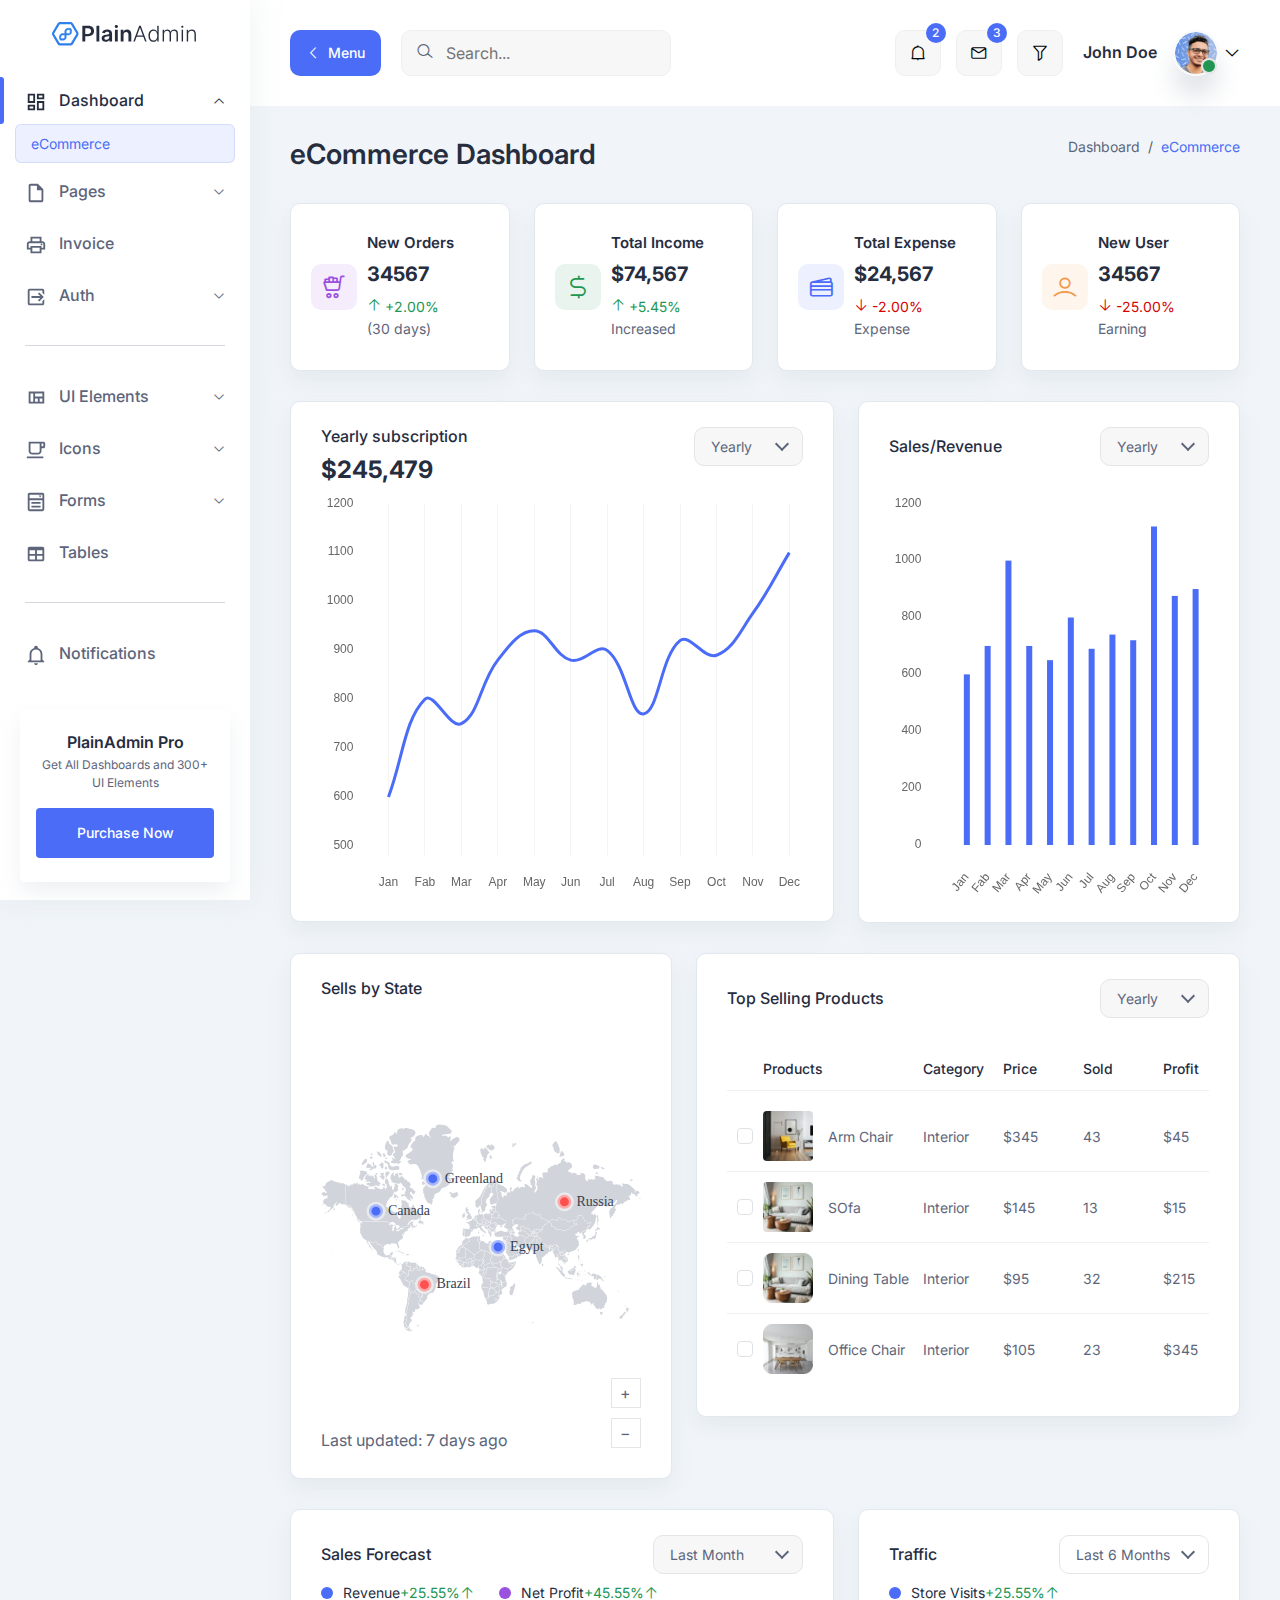
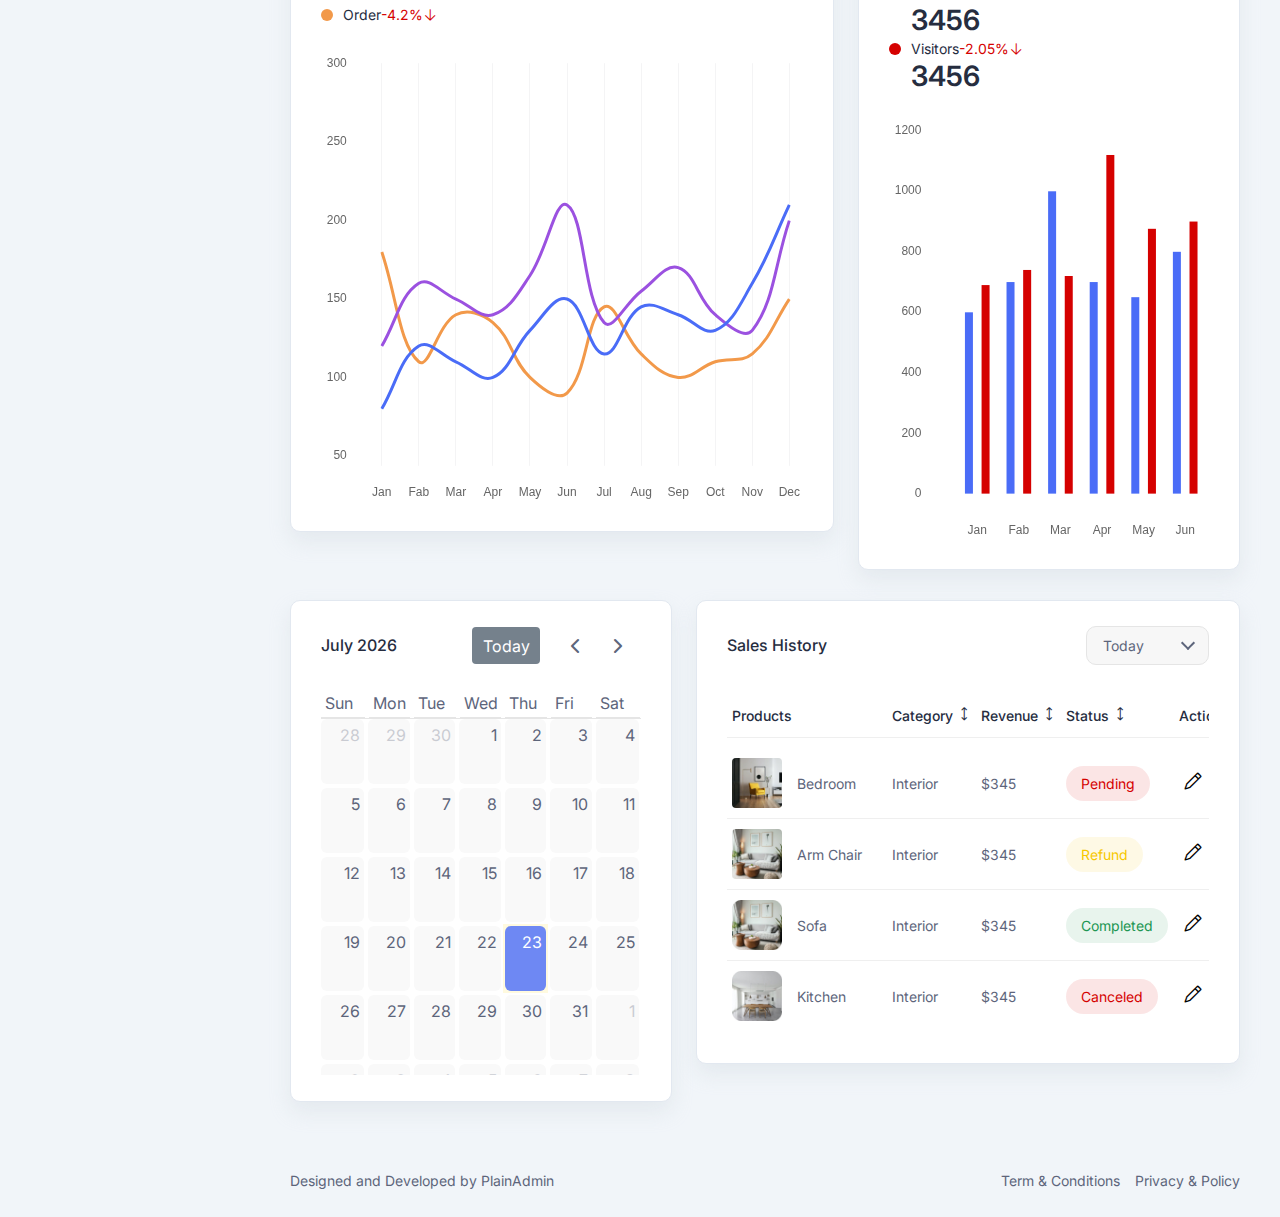
<file: Realta.Frontend/wwwroot/plain/index.html>
<!DOCTYPE html>
<html lang="en">
  <head>
    <meta charset="UTF-8" />
    <meta http-equiv="X-UA-Compatible" content="IE=edge" />
    <meta name="viewport" content="width=device-width, initial-scale=1.0" />
    <link
      rel="shortcut icon"
      href="assets/images/favicon.svg"
      type="image/x-icon"
    />
    <title>PlainAdmin Demo | Bootstrap 5 Admin Template</title>

    <!-- ========== All CSS files linkup ========= -->
    <link rel="stylesheet" href="assets/css/bootstrap.min.css" />
    <link rel="stylesheet" href="assets/css/lineicons.css" />
    <link rel="stylesheet" href="assets/css/materialdesignicons.min.css" />
    <link rel="stylesheet" href="assets/css/fullcalendar.css" />
    <link rel="stylesheet" href="assets/css/fullcalendar.css" />
    <link rel="stylesheet" href="assets/css/main.css" />
  </head>
  <body>
    <!-- ======== sidebar-nav start =========== -->
    <aside class="sidebar-nav-wrapper">
      <div class="navbar-logo">
        <a href="index.html">
          <img src="assets/images/logo/logo.svg" alt="logo" />
        </a>
      </div>
      <nav class="sidebar-nav">
        <ul>
          <li class="nav-item nav-item-has-children">
            <a
              href="#0"
              data-bs-toggle="collapse"
              data-bs-target="#ddmenu_1"
              aria-controls="ddmenu_1"
              aria-expanded="false"
              aria-label="Toggle navigation"
            >
              <span class="icon">
                <svg width="22" height="22" viewBox="0 0 22 22">
                  <path
                    d="M17.4167 4.58333V6.41667H13.75V4.58333H17.4167ZM8.25 4.58333V10.0833H4.58333V4.58333H8.25ZM17.4167 11.9167V17.4167H13.75V11.9167H17.4167ZM8.25 15.5833V17.4167H4.58333V15.5833H8.25ZM19.25 2.75H11.9167V8.25H19.25V2.75ZM10.0833 2.75H2.75V11.9167H10.0833V2.75ZM19.25 10.0833H11.9167V19.25H19.25V10.0833ZM10.0833 13.75H2.75V19.25H10.0833V13.75Z"
                  />
                </svg>
              </span>
              <span class="text">Dashboard</span>
            </a>
            <ul id="ddmenu_1" class="collapse show dropdown-nav">
              <li>
                <a href="index.html" class="active"> eCommerce </a>
              </li>
            </ul>
          </li>
          <li class="nav-item nav-item-has-children">
            <a
              href="#0"
              class="collapsed"
              data-bs-toggle="collapse"
              data-bs-target="#ddmenu_2"
              aria-controls="ddmenu_2"
              aria-expanded="false"
              aria-label="Toggle navigation"
            >
              <span class="icon">
                <svg
                  width="22"
                  height="22"
                  viewBox="0 0 22 22"
                  fill="none"
                  xmlns="http://www.w3.org/2000/svg"
                >
                  <path
                    d="M12.8334 1.83325H5.50008C5.01385 1.83325 4.54754 2.02641 4.20372 2.37022C3.8599 2.71404 3.66675 3.18036 3.66675 3.66659V18.3333C3.66675 18.8195 3.8599 19.2858 4.20372 19.6296C4.54754 19.9734 5.01385 20.1666 5.50008 20.1666H16.5001C16.9863 20.1666 17.4526 19.9734 17.7964 19.6296C18.1403 19.2858 18.3334 18.8195 18.3334 18.3333V7.33325L12.8334 1.83325ZM16.5001 18.3333H5.50008V3.66659H11.9167V8.24992H16.5001V18.3333Z"
                  />
                </svg>
              </span>
              <span class="text">Pages</span>
            </a>
            <ul id="ddmenu_2" class="collapse dropdown-nav">
              <li>
                <a href="settings.html"> Settings </a>
              </li>
              <li>
                <a href="blank-page.html"> Blank Page </a>
              </li>
            </ul>
          </li>
          <li class="nav-item">
            <a href="invoice.html">
              <span class="icon">
                <svg
                  width="22"
                  height="22"
                  viewBox="0 0 22 22"
                  fill="none"
                  xmlns="http://www.w3.org/2000/svg"
                >
                  <path
                    d="M17.4166 7.33333C18.9383 7.33333 20.1666 8.56167 20.1666 10.0833V15.5833H16.4999V19.25H5.49992V15.5833H1.83325V10.0833C1.83325 8.56167 3.06159 7.33333 4.58325 7.33333H5.49992V2.75H16.4999V7.33333H17.4166ZM7.33325 4.58333V7.33333H14.6666V4.58333H7.33325ZM14.6666 17.4167V13.75H7.33325V17.4167H14.6666ZM16.4999 13.75H18.3333V10.0833C18.3333 9.57917 17.9208 9.16667 17.4166 9.16667H4.58325C4.07909 9.16667 3.66659 9.57917 3.66659 10.0833V13.75H5.49992V11.9167H16.4999V13.75ZM17.4166 10.5417C17.4166 11.0458 17.0041 11.4583 16.4999 11.4583C15.9958 11.4583 15.5833 11.0458 15.5833 10.5417C15.5833 10.0375 15.9958 9.625 16.4999 9.625C17.0041 9.625 17.4166 10.0375 17.4166 10.5417Z"
                  />
                </svg>
              </span>
              <span class="text">Invoice</span>
            </a>
          </li>
          <li class="nav-item nav-item-has-children">
            <a
              href="#0"
              class="collapsed"
              data-bs-toggle="collapse"
              data-bs-target="#ddmenu_3"
              aria-controls="ddmenu_3"
              aria-expanded="false"
              aria-label="Toggle navigation"
            >
              <span class="icon">
                <svg
                  width="22"
                  height="22"
                  viewBox="0 0 22 22"
                  fill="none"
                  xmlns="http://www.w3.org/2000/svg"
                >
                  <path
                    d="M12.9067 14.2908L15.2808 11.9167H6.41667V10.0833H15.2808L12.9067 7.70917L14.2083 6.41667L18.7917 11L14.2083 15.5833L12.9067 14.2908ZM17.4167 2.75C17.9029 2.75 18.3692 2.94315 18.713 3.28697C19.0568 3.63079 19.25 4.0971 19.25 4.58333V8.86417L17.4167 7.03083V4.58333H4.58333V17.4167H17.4167V14.9692L19.25 13.1358V17.4167C19.25 17.9029 19.0568 18.3692 18.713 18.713C18.3692 19.0568 17.9029 19.25 17.4167 19.25H4.58333C3.56583 19.25 2.75 18.425 2.75 17.4167V4.58333C2.75 3.56583 3.56583 2.75 4.58333 2.75H17.4167Z"
                  />
                </svg>
              </span>
              <span class="text">Auth</span>
            </a>
            <ul id="ddmenu_3" class="collapse dropdown-nav">
              <li>
                <a href="signin.html"> Sign In </a>
              </li>
              <li>
                <a href="signup.html"> Sign Up </a>
              </li>
            </ul>
          </li>
          <span class="divider"><hr /></span>
          <li class="nav-item nav-item-has-children">
            <a
              href="#0"
              class="collapsed"
              data-bs-toggle="collapse"
              data-bs-target="#ddmenu_4"
              aria-controls="ddmenu_4"
              aria-expanded="false"
              aria-label="Toggle navigation"
            >
              <span class="icon">
                <svg
                  width="22"
                  height="22"
                  viewBox="0 0 22 22"
                  fill="none"
                  xmlns="http://www.w3.org/2000/svg"
                >
                  <path
                    d="M3.66675 4.58325V16.4999H19.2501V4.58325H3.66675ZM5.50008 14.6666V6.41659H8.25008V14.6666H5.50008ZM10.0834 14.6666V11.4583H12.8334V14.6666H10.0834ZM17.4167 14.6666H14.6667V11.4583H17.4167V14.6666ZM10.0834 9.62492V6.41659H17.4167V9.62492H10.0834Z"
                  />
                </svg>
              </span>
              <span class="text">UI Elements </span>
            </a>
            <ul id="ddmenu_4" class="collapse dropdown-nav">
              <li>
                <a href="alerts.html"> Alerts </a>
              </li>
              <li>
                <a href="buttons.html"> Buttons </a>
              </li>
              <li>
                <a href="cards.html"> Cards </a>
              </li>
              <li>
                <a href="typography.html"> Typography </a>
              </li>
            </ul>
          </li>
          <li class="nav-item nav-item-has-children">
            <a
              href="#0"
              class="collapsed"
              data-bs-toggle="collapse"
              data-bs-target="#ddmenu_55"
              aria-controls="ddmenu_55"
              aria-expanded="false"
              aria-label="Toggle navigation"
            >
              <span class="icon">
                <svg
                  width="22"
                  height="22"
                  viewBox="0 0 22 22"
                  fill="none"
                  xmlns="http://www.w3.org/2000/svg"
                >
                  <path
                    d="M1.83325 19.25V17.4167H18.3333V19.25H1.83325ZM18.3333 7.33333V4.58333H16.4999V7.33333H18.3333ZM18.3333 2.75C18.8195 2.75 19.2858 2.94315 19.6296 3.28697C19.9734 3.63079 20.1666 4.0971 20.1666 4.58333V7.33333C20.1666 7.81956 19.9734 8.28588 19.6296 8.6297C19.2858 8.97351 18.8195 9.16667 18.3333 9.16667H16.4999V11.9167C16.4999 12.8891 16.1136 13.8218 15.426 14.5094C14.7383 15.197 13.8057 15.5833 12.8333 15.5833H7.33325C6.36079 15.5833 5.42816 15.197 4.74053 14.5094C4.05289 13.8218 3.66659 12.8891 3.66659 11.9167V2.75H18.3333ZM14.6666 4.58333H5.49992V11.9167C5.49992 12.4029 5.69307 12.8692 6.03689 13.213C6.38071 13.5568 6.84702 13.75 7.33325 13.75H12.8333C13.3195 13.75 13.7858 13.5568 14.1296 13.213C14.4734 12.8692 14.6666 12.4029 14.6666 11.9167V4.58333Z"
                  />
                </svg>
              </span>
              <span class="text">Icons</span>
            </a>
            <ul id="ddmenu_55" class="collapse dropdown-nav">
              <li>
                <a href="icons.html"> LineIcons </a>
              </li>
              <li>
                <a href="mdi-icons.html"> MDI Icons </a>
              </li>
            </ul>
          </li>
          <li class="nav-item nav-item-has-children">
            <a
              href="#0"
              class="collapsed"
              data-bs-toggle="collapse"
              data-bs-target="#ddmenu_5"
              aria-controls="ddmenu_5"
              aria-expanded="false"
              aria-label="Toggle navigation"
            >
              <span class="icon">
                <svg
                  width="22"
                  height="22"
                  viewBox="0 0 22 22"
                  fill="none"
                  xmlns="http://www.w3.org/2000/svg"
                >
                  <path
                    d="M13.75 4.58325H16.5L15.125 6.41659L13.75 4.58325ZM4.58333 1.83325H17.4167C18.4342 1.83325 19.25 2.65825 19.25 3.66659V18.3333C19.25 19.3508 18.4342 20.1666 17.4167 20.1666H4.58333C3.575 20.1666 2.75 19.3508 2.75 18.3333V3.66659C2.75 2.65825 3.575 1.83325 4.58333 1.83325ZM4.58333 3.66659V7.33325H17.4167V3.66659H4.58333ZM4.58333 18.3333H17.4167V9.16659H4.58333V18.3333ZM6.41667 10.9999H15.5833V12.8333H6.41667V10.9999ZM6.41667 14.6666H15.5833V16.4999H6.41667V14.6666Z"
                  />
                </svg>
              </span>
              <span class="text"> Forms </span>
            </a>
            <ul id="ddmenu_5" class="collapse dropdown-nav">
              <li>
                <a href="form-elements.html"> From Elements </a>
              </li>
            </ul>
          </li>
          <li class="nav-item">
            <a href="tables.html">
              <span class="icon">
                <svg
                  width="22"
                  height="22"
                  viewBox="0 0 22 22"
                  fill="none"
                  xmlns="http://www.w3.org/2000/svg"
                >
                  <path
                    d="M4.58333 3.66675H17.4167C17.9029 3.66675 18.3692 3.8599 18.713 4.20372C19.0568 4.54754 19.25 5.01385 19.25 5.50008V16.5001C19.25 16.9863 19.0568 17.4526 18.713 17.7964C18.3692 18.1403 17.9029 18.3334 17.4167 18.3334H4.58333C4.0971 18.3334 3.63079 18.1403 3.28697 17.7964C2.94315 17.4526 2.75 16.9863 2.75 16.5001V5.50008C2.75 5.01385 2.94315 4.54754 3.28697 4.20372C3.63079 3.8599 4.0971 3.66675 4.58333 3.66675ZM4.58333 7.33341V11.0001H10.0833V7.33341H4.58333ZM11.9167 7.33341V11.0001H17.4167V7.33341H11.9167ZM4.58333 12.8334V16.5001H10.0833V12.8334H4.58333ZM11.9167 12.8334V16.5001H17.4167V12.8334H11.9167Z"
                  />
                </svg>
              </span>
              <span class="text">Tables</span>
            </a>
          </li>
          <span class="divider"><hr /></span>

          <li class="nav-item">
            <a href="notification.html">
              <span class="icon">
                <svg
                  width="22"
                  height="22"
                  viewBox="0 0 22 22"
                  fill="none"
                  xmlns="http://www.w3.org/2000/svg"
                >
                  <path
                    d="M9.16667 19.25H12.8333C12.8333 20.2584 12.0083 21.0834 11 21.0834C9.99167 21.0834 9.16667 20.2584 9.16667 19.25ZM19.25 17.4167V18.3334H2.75V17.4167L4.58333 15.5834V10.0834C4.58333 7.24171 6.41667 4.76671 9.16667 3.94171V3.66671C9.16667 2.65837 9.99167 1.83337 11 1.83337C12.0083 1.83337 12.8333 2.65837 12.8333 3.66671V3.94171C15.5833 4.76671 17.4167 7.24171 17.4167 10.0834V15.5834L19.25 17.4167ZM15.5833 10.0834C15.5833 7.51671 13.5667 5.50004 11 5.50004C8.43333 5.50004 6.41667 7.51671 6.41667 10.0834V16.5H15.5833V10.0834Z"
                  />
                </svg>
              </span>
              <span class="text">Notifications</span>
            </a>
          </li>
        </ul>
      </nav>
      <div class="promo-box">
        <h3>PlainAdmin Pro</h3>
        <p>Get All Dashboards and 300+ UI Elements</p>
        <a
          href="https://plainadmin.com/pro"
          target="_blank"
          rel="nofollow"
          class="main-btn primary-btn btn-hover"
        >
          Purchase Now
        </a>
      </div>
    </aside>
    <div class="overlay"></div>
    <!-- ======== sidebar-nav end =========== -->

    <!-- ======== main-wrapper start =========== -->
    <main class="main-wrapper">
      <!-- ========== header start ========== -->
      <header class="header">
        <div class="container-fluid">
          <div class="row">
            <div class="col-lg-5 col-md-5 col-6">
              <div class="header-left d-flex align-items-center">
                <div class="menu-toggle-btn mr-20">
                  <button
                    id="menu-toggle"
                    class="main-btn primary-btn btn-hover"
                  >
                    <i class="lni lni-chevron-left me-2"></i> Menu
                  </button>
                </div>
                <div class="header-search d-none d-md-flex">
                  <form action="#">
                    <input type="text" placeholder="Search..." />
                    <button><i class="lni lni-search-alt"></i></button>
                  </form>
                </div>
              </div>
            </div>
            <div class="col-lg-7 col-md-7 col-6">
              <div class="header-right">
                <!-- notification start -->
                <div class="notification-box ml-15 d-none d-md-flex">
                  <button
                    class="dropdown-toggle"
                    type="button"
                    id="notification"
                    data-bs-toggle="dropdown"
                    aria-expanded="false"
                  >
                    <i class="lni lni-alarm"></i>
                    <span>2</span>
                  </button>
                  <ul
                    class="dropdown-menu dropdown-menu-end"
                    aria-labelledby="notification"
                  >
                    <li>
                      <a href="#0">
                        <div class="image">
                          <img src="assets/images/lead/lead-6.png" alt="" />
                        </div>
                        <div class="content">
                          <h6>
                            John Doe
                            <span class="text-regular">
                              comment on a product.
                            </span>
                          </h6>
                          <p>
                            Lorem ipsum dolor sit amet, consect etur adipiscing
                            elit Vivamus tortor.
                          </p>
                          <span>10 mins ago</span>
                        </div>
                      </a>
                    </li>
                    <li>
                      <a href="#0">
                        <div class="image">
                          <img src="assets/images/lead/lead-1.png" alt="" />
                        </div>
                        <div class="content">
                          <h6>
                            Jonathon
                            <span class="text-regular">
                              like on a product.
                            </span>
                          </h6>
                          <p>
                            Lorem ipsum dolor sit amet, consect etur adipiscing
                            elit Vivamus tortor.
                          </p>
                          <span>10 mins ago</span>
                        </div>
                      </a>
                    </li>
                  </ul>
                </div>
                <!-- notification end -->
                <!-- message start -->
                <div class="header-message-box ml-15 d-none d-md-flex">
                  <button
                    class="dropdown-toggle"
                    type="button"
                    id="message"
                    data-bs-toggle="dropdown"
                    aria-expanded="false"
                  >
                    <i class="lni lni-envelope"></i>
                    <span>3</span>
                  </button>
                  <ul
                    class="dropdown-menu dropdown-menu-end"
                    aria-labelledby="message"
                  >
                    <li>
                      <a href="#0">
                        <div class="image">
                          <img src="assets/images/lead/lead-5.png" alt="" />
                        </div>
                        <div class="content">
                          <h6>Jacob Jones</h6>
                          <p>Hey!I can across your profile and ...</p>
                          <span>10 mins ago</span>
                        </div>
                      </a>
                    </li>
                    <li>
                      <a href="#0">
                        <div class="image">
                          <img src="assets/images/lead/lead-3.png" alt="" />
                        </div>
                        <div class="content">
                          <h6>John Doe</h6>
                          <p>Would you mind please checking out</p>
                          <span>12 mins ago</span>
                        </div>
                      </a>
                    </li>
                    <li>
                      <a href="#0">
                        <div class="image">
                          <img src="assets/images/lead/lead-2.png" alt="" />
                        </div>
                        <div class="content">
                          <h6>Anee Lee</h6>
                          <p>Hey! are you available for freelance?</p>
                          <span>1h ago</span>
                        </div>
                      </a>
                    </li>
                  </ul>
                </div>
                <!-- message end -->
                <!-- filter start -->
                <div class="filter-box ml-15 d-none d-md-flex">
                  <button class="" type="button" id="filter">
                    <i class="lni lni-funnel"></i>
                  </button>
                </div>
                <!-- filter end -->
                <!-- profile start -->
                <div class="profile-box ml-15">
                  <button
                    class="dropdown-toggle bg-transparent border-0"
                    type="button"
                    id="profile"
                    data-bs-toggle="dropdown"
                    aria-expanded="false"
                  >
                    <div class="profile-info">
                      <div class="info">
                        <h6>John Doe</h6>
                        <div class="image">
                          <img
                            src="assets/images/profile/profile-image.png"
                            alt=""
                          />
                          <span class="status"></span>
                        </div>
                      </div>
                    </div>
                    <i class="lni lni-chevron-down"></i>
                  </button>
                  <ul
                    class="dropdown-menu dropdown-menu-end"
                    aria-labelledby="profile"
                  >
                    <li>
                      <a href="#0">
                        <i class="lni lni-user"></i> View Profile
                      </a>
                    </li>
                    <li>
                      <a href="#0">
                        <i class="lni lni-alarm"></i> Notifications
                      </a>
                    </li>
                    <li>
                      <a href="#0"> <i class="lni lni-inbox"></i> Messages </a>
                    </li>
                    <li>
                      <a href="#0"> <i class="lni lni-cog"></i> Settings </a>
                    </li>
                    <li>
                      <a href="#0"> <i class="lni lni-exit"></i> Sign Out </a>
                    </li>
                  </ul>
                </div>
                <!-- profile end -->
              </div>
            </div>
          </div>
        </div>
      </header>
      <!-- ========== header end ========== -->

      <!-- ========== section start ========== -->
      <section class="section">
        <div class="container-fluid">
          <!-- ========== title-wrapper start ========== -->
          <div class="title-wrapper pt-30">
            <div class="row align-items-center">
              <div class="col-md-6">
                <div class="title mb-30">
                  <h2>eCommerce Dashboard</h2>
                </div>
              </div>
              <!-- end col -->
              <div class="col-md-6">
                <div class="breadcrumb-wrapper mb-30">
                  <nav aria-label="breadcrumb">
                    <ol class="breadcrumb">
                      <li class="breadcrumb-item">
                        <a href="#0">Dashboard</a>
                      </li>
                      <li class="breadcrumb-item active" aria-current="page">
                        eCommerce
                      </li>
                    </ol>
                  </nav>
                </div>
              </div>
              <!-- end col -->
            </div>
            <!-- end row -->
          </div>
          <!-- ========== title-wrapper end ========== -->
          <div class="row">
            <div class="col-xl-3 col-lg-4 col-sm-6">
              <div class="icon-card mb-30">
                <div class="icon purple">
                  <i class="lni lni-cart-full"></i>
                </div>
                <div class="content">
                  <h6 class="mb-10">New Orders</h6>
                  <h3 class="text-bold mb-10">34567</h3>
                  <p class="text-sm text-success">
                    <i class="lni lni-arrow-up"></i> +2.00%
                    <span class="text-gray">(30 days)</span>
                  </p>
                </div>
              </div>
              <!-- End Icon Cart -->
            </div>
            <!-- End Col -->
            <div class="col-xl-3 col-lg-4 col-sm-6">
              <div class="icon-card mb-30">
                <div class="icon success">
                  <i class="lni lni-dollar"></i>
                </div>
                <div class="content">
                  <h6 class="mb-10">Total Income</h6>
                  <h3 class="text-bold mb-10">$74,567</h3>
                  <p class="text-sm text-success">
                    <i class="lni lni-arrow-up"></i> +5.45%
                    <span class="text-gray">Increased</span>
                  </p>
                </div>
              </div>
              <!-- End Icon Cart -->
            </div>
            <!-- End Col -->
            <div class="col-xl-3 col-lg-4 col-sm-6">
              <div class="icon-card mb-30">
                <div class="icon primary">
                  <i class="lni lni-credit-cards"></i>
                </div>
                <div class="content">
                  <h6 class="mb-10">Total Expense</h6>
                  <h3 class="text-bold mb-10">$24,567</h3>
                  <p class="text-sm text-danger">
                    <i class="lni lni-arrow-down"></i> -2.00%
                    <span class="text-gray">Expense</span>
                  </p>
                </div>
              </div>
              <!-- End Icon Cart -->
            </div>
            <!-- End Col -->
            <div class="col-xl-3 col-lg-4 col-sm-6">
              <div class="icon-card mb-30">
                <div class="icon orange">
                  <i class="lni lni-user"></i>
                </div>
                <div class="content">
                  <h6 class="mb-10">New User</h6>
                  <h3 class="text-bold mb-10">34567</h3>
                  <p class="text-sm text-danger">
                    <i class="lni lni-arrow-down"></i> -25.00%
                    <span class="text-gray"> Earning</span>
                  </p>
                </div>
              </div>
              <!-- End Icon Cart -->
            </div>
            <!-- End Col -->
          </div>
          <!-- End Row -->
          <div class="row">
            <div class="col-lg-7">
              <div class="card-style mb-30">
                <div class="title d-flex flex-wrap justify-content-between">
                  <div class="left">
                    <h6 class="text-medium mb-10">Yearly subscription</h6>
                    <h3 class="text-bold">$245,479</h3>
                  </div>
                  <div class="right">
                    <div class="select-style-1">
                      <div class="select-position select-sm">
                        <select class="light-bg">
                          <option value="">Yearly</option>
                          <option value="">Monthly</option>
                          <option value="">Weekly</option>
                        </select>
                      </div>
                    </div>
                    <!-- end select -->
                  </div>
                </div>
                <!-- End Title -->
                <div class="chart">
                  <canvas
                    id="Chart1"
                    style="width: 100%; height: 400px"
                  ></canvas>
                </div>
                <!-- End Chart -->
              </div>
            </div>
            <!-- End Col -->
            <div class="col-lg-5">
              <div class="card-style mb-30">
                <div
                  class="
                    title
                    d-flex
                    flex-wrap
                    align-items-center
                    justify-content-between
                  "
                >
                  <div class="left">
                    <h6 class="text-medium mb-30">Sales/Revenue</h6>
                  </div>
                  <div class="right">
                    <div class="select-style-1">
                      <div class="select-position select-sm">
                        <select class="light-bg">
                          <option value="">Yearly</option>
                          <option value="">Monthly</option>
                          <option value="">Weekly</option>
                        </select>
                      </div>
                    </div>
                    <!-- end select -->
                  </div>
                </div>
                <!-- End Title -->
                <div class="chart">
                  <canvas
                    id="Chart2"
                    style="width: 100%; height: 400px"
                  ></canvas>
                </div>
                <!-- End Chart -->
              </div>
            </div>
            <!-- End Col -->
          </div>
          <!-- End Row -->
          <div class="row">
            <div class="col-lg-5">
              <div class="card-style mb-30">
                <div
                  class="
                    title
                    d-flex
                    justify-content-between
                    align-items-center
                  "
                >
                  <div class="left">
                    <h6 class="text-medium mb-30">Sells by State</h6>
                  </div>
                </div>
                <!-- End Title -->
                <div id="map" style="width: 100%; height: 400px"></div>
                <p>Last updated: 7 days ago</p>
              </div>
            </div>
            <!-- End Col -->
            <div class="col-lg-7">
              <div class="card-style mb-30">
                <div
                  class="
                    title
                    d-flex
                    flex-wrap
                    justify-content-between
                    align-items-center
                  "
                >
                  <div class="left">
                    <h6 class="text-medium mb-30">Top Selling Products</h6>
                  </div>
                  <div class="right">
                    <div class="select-style-1">
                      <div class="select-position select-sm">
                        <select class="light-bg">
                          <option value="">Yearly</option>
                          <option value="">Monthly</option>
                          <option value="">Weekly</option>
                        </select>
                      </div>
                    </div>
                    <!-- end select -->
                  </div>
                </div>
                <!-- End Title -->
                <div class="table-responsive">
                  <table class="table top-selling-table">
                    <thead>
                      <tr>
                        <th></th>
                        <th>
                          <h6 class="text-sm text-medium">Products</h6>
                        </th>
                        <th class="min-width">
                          <h6 class="text-sm text-medium">Category</h6>
                        </th>
                        <th class="min-width">
                          <h6 class="text-sm text-medium">Price</h6>
                        </th>
                        <th class="min-width">
                          <h6 class="text-sm text-medium">Sold</h6>
                        </th>
                        <th class="min-width">
                          <h6 class="text-sm text-medium">Profit</h6>
                        </th>
                        <th></th>
                      </tr>
                    </thead>
                    <tbody>
                      <tr>
                        <td>
                          <div class="check-input-primary">
                            <input
                              class="form-check-input"
                              type="checkbox"
                              id="checkbox-1"
                            />
                          </div>
                        </td>
                        <td>
                          <div class="product">
                            <div class="image">
                              <img
                                src="assets/images/products/product-mini-1.jpg"
                                alt=""
                              />
                            </div>
                            <p class="text-sm">Arm Chair</p>
                          </div>
                        </td>
                        <td>
                          <p class="text-sm">Interior</p>
                        </td>
                        <td>
                          <p class="text-sm">$345</p>
                        </td>
                        <td>
                          <p class="text-sm">43</p>
                        </td>
                        <td>
                          <p class="text-sm">$45</p>
                        </td>
                        <td>
                          <div class="action justify-content-end">
                            <button
                              class="more-btn ml-10 dropdown-toggle"
                              id="moreAction1"
                              data-bs-toggle="dropdown"
                              aria-expanded="false"
                            >
                              <i class="lni lni-more-alt"></i>
                            </button>
                            <ul
                              class="dropdown-menu dropdown-menu-end"
                              aria-labelledby="moreAction1"
                            >
                              <li class="dropdown-item">
                                <a href="#0" class="text-gray">Remove</a>
                              </li>
                              <li class="dropdown-item">
                                <a href="#0" class="text-gray">Edit</a>
                              </li>
                            </ul>
                          </div>
                        </td>
                      </tr>
                      <tr>
                        <td>
                          <div class="check-input-primary">
                            <input
                              class="form-check-input"
                              type="checkbox"
                              id="checkbox-1"
                            />
                          </div>
                        </td>
                        <td>
                          <div class="product">
                            <div class="image">
                              <img
                                src="assets/images/products/product-mini-2.jpg"
                                alt=""
                              />
                            </div>
                            <p class="text-sm">SOfa</p>
                          </div>
                        </td>
                        <td>
                          <p class="text-sm">Interior</p>
                        </td>
                        <td>
                          <p class="text-sm">$145</p>
                        </td>
                        <td>
                          <p class="text-sm">13</p>
                        </td>
                        <td>
                          <p class="text-sm">$15</p>
                        </td>
                        <td>
                          <div class="action justify-content-end">
                            <button
                              class="more-btn ml-10 dropdown-toggle"
                              id="moreAction1"
                              data-bs-toggle="dropdown"
                              aria-expanded="false"
                            >
                              <i class="lni lni-more-alt"></i>
                            </button>
                            <ul
                              class="dropdown-menu dropdown-menu-end"
                              aria-labelledby="moreAction1"
                            >
                              <li class="dropdown-item">
                                <a href="#0" class="text-gray">Remove</a>
                              </li>
                              <li class="dropdown-item">
                                <a href="#0" class="text-gray">Edit</a>
                              </li>
                            </ul>
                          </div>
                        </td>
                      </tr>
                      <tr>
                        <td>
                          <div class="check-input-primary">
                            <input
                              class="form-check-input"
                              type="checkbox"
                              id="checkbox-1"
                            />
                          </div>
                        </td>
                        <td>
                          <div class="product">
                            <div class="image">
                              <img
                                src="assets/images/products/product-mini-3.jpg"
                                alt=""
                              />
                            </div>
                            <p class="text-sm">Dining Table</p>
                          </div>
                        </td>
                        <td>
                          <p class="text-sm">Interior</p>
                        </td>
                        <td>
                          <p class="text-sm">$95</p>
                        </td>
                        <td>
                          <p class="text-sm">32</p>
                        </td>
                        <td>
                          <p class="text-sm">$215</p>
                        </td>
                        <td>
                          <div class="action justify-content-end">
                            <button
                              class="more-btn ml-10 dropdown-toggle"
                              id="moreAction1"
                              data-bs-toggle="dropdown"
                              aria-expanded="false"
                            >
                              <i class="lni lni-more-alt"></i>
                            </button>
                            <ul
                              class="dropdown-menu dropdown-menu-end"
                              aria-labelledby="moreAction1"
                            >
                              <li class="dropdown-item">
                                <a href="#0" class="text-gray">Remove</a>
                              </li>
                              <li class="dropdown-item">
                                <a href="#0" class="text-gray">Edit</a>
                              </li>
                            </ul>
                          </div>
                        </td>
                      </tr>
                      <tr>
                        <td>
                          <div class="check-input-primary">
                            <input
                              class="form-check-input"
                              type="checkbox"
                              id="checkbox-1"
                            />
                          </div>
                        </td>
                        <td>
                          <div class="product">
                            <div class="image">
                              <img
                                src="assets/images/products/product-mini-4.jpg"
                                alt=""
                              />
                            </div>
                            <p class="text-sm">Office Chair</p>
                          </div>
                        </td>
                        <td>
                          <p class="text-sm">Interior</p>
                        </td>
                        <td>
                          <p class="text-sm">$105</p>
                        </td>
                        <td>
                          <p class="text-sm">23</p>
                        </td>
                        <td>
                          <p class="text-sm">$345</p>
                        </td>
                        <td>
                          <div class="action justify-content-end">
                            <button
                              class="more-btn ml-10 dropdown-toggle"
                              id="moreAction1"
                              data-bs-toggle="dropdown"
                              aria-expanded="false"
                            >
                              <i class="lni lni-more-alt"></i>
                            </button>
                            <ul
                              class="dropdown-menu dropdown-menu-end"
                              aria-labelledby="moreAction1"
                            >
                              <li class="dropdown-item">
                                <a href="#0" class="text-gray">Remove</a>
                              </li>
                              <li class="dropdown-item">
                                <a href="#0" class="text-gray">Edit</a>
                              </li>
                            </ul>
                          </div>
                        </td>
                      </tr>
                    </tbody>
                  </table>
                  <!-- End Table -->
                </div>
              </div>
            </div>
            <!-- End Col -->
          </div>
          <!-- End Row -->
          <div class="row">
            <div class="col-lg-7">
              <div class="card-style mb-30">
                <div
                  class="
                    title
                    d-flex
                    flex-wrap
                    align-items-center
                    justify-content-between
                  "
                >
                  <div class="left">
                    <h6 class="text-medium mb-2">Sales Forecast</h6>
                  </div>
                  <div class="right">
                    <div class="select-style-1 mb-2">
                      <div class="select-position select-sm">
                        <select class="light-bg">
                          <option value="">Last Month</option>
                          <option value="">Last 3 Months</option>
                          <option value="">Last Year</option>
                        </select>
                      </div>
                    </div>
                    <!-- end select -->
                  </div>
                </div>
                <!-- End Title -->
                <div class="chart">
                  <div id="legend3">
                    <ul
                      class="legend3 d-flex flex-wrap align-items-center mb-30"
                    >
                      <li>
                        <div class="d-flex">
                          <span class="bg-color primary-bg"> </span>
                          <div class="text">
                            <p class="text-sm text-success">
                              <span class="text-dark">Revenue</span> +25.55%
                              <i class="lni lni-arrow-up"></i>
                            </p>
                          </div>
                        </div>
                      </li>
                      <li>
                        <div class="d-flex">
                          <span class="bg-color purple-bg"></span>
                          <div class="text">
                            <p class="text-sm text-success">
                              <span class="text-dark">Net Profit</span> +45.55%
                              <i class="lni lni-arrow-up"></i>
                            </p>
                          </div>
                        </div>
                      </li>
                      <li>
                        <div class="d-flex">
                          <span class="bg-color orange-bg"></span>
                          <div class="text">
                            <p class="text-sm text-danger">
                              <span class="text-dark">Order</span> -4.2%
                              <i class="lni lni-arrow-down"></i>
                            </p>
                          </div>
                        </div>
                      </li>
                    </ul>
                  </div>
                  <canvas
                    id="Chart3"
                    style="width: 100%; height: 450px"
                  ></canvas>
                </div>
              </div>
            </div>
            <!-- End Col -->
            <div class="col-lg-5">
              <div class="card-style mb-30">
                <div
                  class="
                    title
                    d-flex
                    flex-wrap
                    align-items-center
                    justify-content-between
                  "
                >
                  <div class="left">
                    <h6 class="text-medium mb-2">Traffic</h6>
                  </div>
                  <div class="right">
                    <div class="select-style-1 mb-2">
                      <div class="select-position select-sm">
                        <select class="bg-ligh">
                          <option value="">Last 6 Months</option>
                          <option value="">Last 3 Months</option>
                          <option value="">Last Year</option>
                        </select>
                      </div>
                    </div>
                    <!-- end select -->
                  </div>
                </div>
                <!-- End Title -->
                <div class="chart">
                  <div id="legend4">
                    <ul
                      class="legend3 d-flex flex-wrap align-items-center mb-30"
                    >
                      <li>
                        <div class="d-flex">
                          <span class="bg-color primary-bg"> </span>
                          <div class="text">
                            <p class="text-sm text-success">
                              <span class="text-dark">Store Visits</span>
                              +25.55%
                              <i class="lni lni-arrow-up"></i>
                            </p>
                            <h2>3456</h2>
                          </div>
                        </div>
                      </li>
                      <li>
                        <div class="d-flex">
                          <span class="bg-color danger-bg"></span>
                          <div class="text">
                            <p class="text-sm text-danger">
                              <span class="text-dark">Visitors</span> -2.05%
                              <i class="lni lni-arrow-down"></i>
                            </p>
                            <h2>3456</h2>
                          </div>
                        </div>
                      </li>
                    </ul>
                  </div>
                  <canvas
                    id="Chart4"
                    style="width: 100%; height: 420px"
                  ></canvas>
                </div>
                <!-- End Chart -->
              </div>
            </div>
            <!-- End Col -->
          </div>
          <!-- End Row -->
          <div class="row">
            <div class="col-lg-5">
              <div class="card-style calendar-card mb-30">
                <div id="calendar-mini"></div>
              </div>
            </div>
            <!-- End Col -->
            <div class="col-lg-7">
              <div class="card-style mb-30">
                <div
                  class="
                    title
                    d-flex
                    flex-wrap
                    align-items-center
                    justify-content-between
                  "
                >
                  <div class="left">
                    <h6 class="text-medium mb-30">Sales History</h6>
                  </div>
                  <div class="right">
                    <div class="select-style-1">
                      <div class="select-position select-sm">
                        <select class="light-bg">
                          <option value="">Today</option>
                          <option value="">Yesterday</option>
                        </select>
                      </div>
                    </div>
                    <!-- end select -->
                  </div>
                </div>
                <!-- End Title -->
                <div class="table-responsive">
                  <table class="table top-selling-table">
                    <thead>
                      <tr>
                        <th>
                          <h6 class="text-sm text-medium">Products</h6>
                        </th>
                        <th class="min-width">
                          <h6 class="text-sm text-medium">
                            Category <i class="lni lni-arrows-vertical"></i>
                          </h6>
                        </th>
                        <th class="min-width">
                          <h6 class="text-sm text-medium">
                            Revenue <i class="lni lni-arrows-vertical"></i>
                          </h6>
                        </th>
                        <th class="min-width">
                          <h6 class="text-sm text-medium">
                            Status <i class="lni lni-arrows-vertical"></i>
                          </h6>
                        </th>
                        <th>
                          <h6 class="text-sm text-medium text-end">
                            Actions <i class="lni lni-arrows-vertical"></i>
                          </h6>
                        </th>
                      </tr>
                    </thead>
                    <tbody>
                      <tr>
                        <td>
                          <div class="product">
                            <div class="image">
                              <img
                                src="assets/images/products/product-mini-1.jpg"
                                alt=""
                              />
                            </div>
                            <p class="text-sm">Bedroom</p>
                          </div>
                        </td>
                        <td>
                          <p class="text-sm">Interior</p>
                        </td>
                        <td>
                          <p class="text-sm">$345</p>
                        </td>
                        <td>
                          <span class="status-btn close-btn">Pending</span>
                        </td>
                        <td>
                          <div class="action justify-content-end">
                            <button class="edit">
                              <i class="lni lni-pencil"></i>
                            </button>
                            <button
                              class="more-btn ml-10 dropdown-toggle"
                              id="moreAction1"
                              data-bs-toggle="dropdown"
                              aria-expanded="false"
                            >
                              <i class="lni lni-more-alt"></i>
                            </button>
                            <ul
                              class="dropdown-menu dropdown-menu-end"
                              aria-labelledby="moreAction1"
                            >
                              <li class="dropdown-item">
                                <a href="#0" class="text-gray">Remove</a>
                              </li>
                              <li class="dropdown-item">
                                <a href="#0" class="text-gray">Edit</a>
                              </li>
                            </ul>
                          </div>
                        </td>
                      </tr>
                      <tr>
                        <td>
                          <div class="product">
                            <div class="image">
                              <img
                                src="assets/images/products/product-mini-2.jpg"
                                alt=""
                              />
                            </div>
                            <p class="text-sm">Arm Chair</p>
                          </div>
                        </td>
                        <td>
                          <p class="text-sm">Interior</p>
                        </td>
                        <td>
                          <p class="text-sm">$345</p>
                        </td>
                        <td>
                          <span class="status-btn warning-btn">Refund</span>
                        </td>
                        <td>
                          <div class="action justify-content-end">
                            <button class="edit">
                              <i class="lni lni-pencil"></i>
                            </button>
                            <button
                              class="more-btn ml-10 dropdown-toggle"
                              id="moreAction1"
                              data-bs-toggle="dropdown"
                              aria-expanded="false"
                            >
                              <i class="lni lni-more-alt"></i>
                            </button>
                            <ul
                              class="dropdown-menu dropdown-menu-end"
                              aria-labelledby="moreAction1"
                            >
                              <li class="dropdown-item">
                                <a href="#0" class="text-gray">Remove</a>
                              </li>
                              <li class="dropdown-item">
                                <a href="#0" class="text-gray">Edit</a>
                              </li>
                            </ul>
                          </div>
                        </td>
                      </tr>
                      <tr>
                        <td>
                          <div class="product">
                            <div class="image">
                              <img
                                src="assets/images/products/product-mini-3.jpg"
                                alt=""
                              />
                            </div>
                            <p class="text-sm">Sofa</p>
                          </div>
                        </td>
                        <td>
                          <p class="text-sm">Interior</p>
                        </td>
                        <td>
                          <p class="text-sm">$345</p>
                        </td>
                        <td>
                          <span class="status-btn success-btn">Completed</span>
                        </td>
                        <td>
                          <div class="action justify-content-end">
                            <button class="edit">
                              <i class="lni lni-pencil"></i>
                            </button>
                            <button
                              class="more-btn ml-10 dropdown-toggle"
                              id="moreAction1"
                              data-bs-toggle="dropdown"
                              aria-expanded="false"
                            >
                              <i class="lni lni-more-alt"></i>
                            </button>
                            <ul
                              class="dropdown-menu dropdown-menu-end"
                              aria-labelledby="moreAction1"
                            >
                              <li class="dropdown-item">
                                <a href="#0" class="text-gray">Remove</a>
                              </li>
                              <li class="dropdown-item">
                                <a href="#0" class="text-gray">Edit</a>
                              </li>
                            </ul>
                          </div>
                        </td>
                      </tr>
                      <tr>
                        <td>
                          <div class="product">
                            <div class="image">
                              <img
                                src="assets/images/products/product-mini-4.jpg"
                                alt=""
                              />
                            </div>
                            <p class="text-sm">Kitchen</p>
                          </div>
                        </td>
                        <td>
                          <p class="text-sm">Interior</p>
                        </td>
                        <td>
                          <p class="text-sm">$345</p>
                        </td>
                        <td>
                          <span class="status-btn close-btn">Canceled</span>
                        </td>
                        <td>
                          <div class="action justify-content-end">
                            <button class="edit">
                              <i class="lni lni-pencil"></i>
                            </button>
                            <button
                              class="more-btn ml-10 dropdown-toggle"
                              id="moreAction1"
                              data-bs-toggle="dropdown"
                              aria-expanded="false"
                            >
                              <i class="lni lni-more-alt"></i>
                            </button>
                            <ul
                              class="dropdown-menu dropdown-menu-end"
                              aria-labelledby="moreAction1"
                            >
                              <li class="dropdown-item">
                                <a href="#0" class="text-gray">Remove</a>
                              </li>
                              <li class="dropdown-item">
                                <a href="#0" class="text-gray">Edit</a>
                              </li>
                            </ul>
                          </div>
                        </td>
                      </tr>
                    </tbody>
                  </table>
                  <!-- End Table -->
                </div>
              </div>
            </div>
            <!-- End Col -->
          </div>
          <!-- End Row -->
        </div>
        <!-- end container -->
      </section>
      <!-- ========== section end ========== -->

      <!-- ========== footer start =========== -->
      <footer class="footer">
        <div class="container-fluid">
          <div class="row">
            <div class="col-md-6 order-last order-md-first">
              <div class="copyright text-center text-md-start">
                <p class="text-sm">
                  Designed and Developed by
                  <a
                    href="https://plainadmin.com"
                    rel="nofollow"
                    target="_blank"
                  >
                    PlainAdmin
                  </a>
                </p>
              </div>
            </div>
            <!-- end col-->
            <div class="col-md-6">
              <div
                class="
                  terms
                  d-flex
                  justify-content-center justify-content-md-end
                "
              >
                <a href="#0" class="text-sm">Term & Conditions</a>
                <a href="#0" class="text-sm ml-15">Privacy & Policy</a>
              </div>
            </div>
          </div>
          <!-- end row -->
        </div>
        <!-- end container -->
      </footer>
      <!-- ========== footer end =========== -->
    </main>
    <!-- ======== main-wrapper end =========== -->

    <!-- ========= All Javascript files linkup ======== -->
    <script src="assets/js/bootstrap.bundle.min.js"></script>
    <script src="assets/js/Chart.min.js"></script>
    <script src="assets/js/dynamic-pie-chart.js"></script>
    <script src="assets/js/moment.min.js"></script>
    <script src="assets/js/fullcalendar.js"></script>
    <script src="assets/js/jvectormap.min.js"></script>
    <script src="assets/js/world-merc.js"></script>
    <script src="assets/js/polyfill.js"></script>
    <script src="assets/js/main.js"></script>

    <script>
      // ======== jvectormap activation
      var markers = [
        { name: "Egypt", coords: [26.8206, 30.8025] },
        { name: "Russia", coords: [61.524, 105.3188] },
        { name: "Canada", coords: [56.1304, -106.3468] },
        { name: "Greenland", coords: [71.7069, -42.6043] },
        { name: "Brazil", coords: [-14.235, -51.9253] },
      ];

      var jvm = new jsVectorMap({
        map: "world_merc",
        selector: "#map",
        zoomButtons: true,

        regionStyle: {
          initial: {
            fill: "#d1d5db",
          },
        },

        labels: {
          markers: {
            render: (marker) => marker.name,
          },
        },

        markersSelectable: true,
        selectedMarkers: markers.map((marker, index) => {
          var name = marker.name;

          if (name === "Russia" || name === "Brazil") {
            return index;
          }
        }),
        markers: markers,
        markerStyle: {
          initial: { fill: "#4A6CF7" },
          selected: { fill: "#ff5050" },
        },
        markerLabelStyle: {
          initial: {
            fontWeight: 400,
            fontSize: 14,
          },
        },
      });
      // ====== calendar activation
      document.addEventListener("DOMContentLoaded", function () {
        var calendarMiniEl = document.getElementById("calendar-mini");
        var calendarMini = new FullCalendar.Calendar(calendarMiniEl, {
          initialView: "dayGridMonth",
          headerToolbar: {
            end: "today prev,next",
          },
        });
        calendarMini.render();
      });

      // =========== chart one start
      const ctx1 = document.getElementById("Chart1").getContext("2d");
      const chart1 = new Chart(ctx1, {
        // The type of chart we want to create
        type: "line", // also try bar or other graph types

        // The data for our dataset
        data: {
          labels: [
            "Jan",
            "Fab",
            "Mar",
            "Apr",
            "May",
            "Jun",
            "Jul",
            "Aug",
            "Sep",
            "Oct",
            "Nov",
            "Dec",
          ],
          // Information about the dataset
          datasets: [
            {
              label: "",
              backgroundColor: "transparent",
              borderColor: "#4A6CF7",
              data: [
                600, 800, 750, 880, 940, 880, 900, 770, 920, 890, 976, 1100,
              ],
              pointBackgroundColor: "transparent",
              pointHoverBackgroundColor: "#4A6CF7",
              pointBorderColor: "transparent",
              pointHoverBorderColor: "#fff",
              pointHoverBorderWidth: 5,
              pointBorderWidth: 5,
              pointRadius: 8,
              pointHoverRadius: 8,
            },
          ],
        },

        // Configuration options
        defaultFontFamily: "Inter",
        options: {
          tooltips: {
            callbacks: {
              labelColor: function (tooltipItem, chart) {
                return {
                  backgroundColor: "#ffffff",
                };
              },
            },
            intersect: false,
            backgroundColor: "#f9f9f9",
            titleFontFamily: "Inter",
            titleFontColor: "#8F92A1",
            titleFontColor: "#8F92A1",
            titleFontSize: 12,
            bodyFontFamily: "Inter",
            bodyFontColor: "#171717",
            bodyFontStyle: "bold",
            bodyFontSize: 16,
            multiKeyBackground: "transparent",
            displayColors: false,
            xPadding: 30,
            yPadding: 10,
            bodyAlign: "center",
            titleAlign: "center",
          },

          title: {
            display: false,
          },
          legend: {
            display: false,
          },

          scales: {
            yAxes: [
              {
                gridLines: {
                  display: false,
                  drawTicks: false,
                  drawBorder: false,
                },
                ticks: {
                  padding: 35,
                  max: 1200,
                  min: 500,
                },
              },
            ],
            xAxes: [
              {
                gridLines: {
                  drawBorder: false,
                  color: "rgba(143, 146, 161, .1)",
                  zeroLineColor: "rgba(143, 146, 161, .1)",
                },
                ticks: {
                  padding: 20,
                },
              },
            ],
          },
        },
      });

      // =========== chart one end

      // =========== chart two start
      const ctx2 = document.getElementById("Chart2").getContext("2d");
      const chart2 = new Chart(ctx2, {
        // The type of chart we want to create
        type: "bar", // also try bar or other graph types
        // The data for our dataset
        data: {
          labels: [
            "Jan",
            "Fab",
            "Mar",
            "Apr",
            "May",
            "Jun",
            "Jul",
            "Aug",
            "Sep",
            "Oct",
            "Nov",
            "Dec",
          ],
          // Information about the dataset
          datasets: [
            {
              label: "",
              backgroundColor: "#4A6CF7",
              barThickness: 6,
              maxBarThickness: 8,
              data: [
                600, 700, 1000, 700, 650, 800, 690, 740, 720, 1120, 876, 900,
              ],
            },
          ],
        },
        // Configuration options
        options: {
          borderColor: "#F3F6F8",
          borderWidth: 15,
          backgroundColor: "#F3F6F8",
          tooltips: {
            callbacks: {
              labelColor: function (tooltipItem, chart) {
                return {
                  backgroundColor: "rgba(104, 110, 255, .0)",
                };
              },
            },
            backgroundColor: "#F3F6F8",
            titleFontColor: "#8F92A1",
            titleFontSize: 12,
            bodyFontColor: "#171717",
            bodyFontStyle: "bold",
            bodyFontSize: 16,
            multiKeyBackground: "transparent",
            displayColors: false,
            xPadding: 30,
            yPadding: 10,
            bodyAlign: "center",
            titleAlign: "center",
          },

          title: {
            display: false,
          },
          legend: {
            display: false,
          },

          scales: {
            yAxes: [
              {
                gridLines: {
                  display: false,
                  drawTicks: false,
                  drawBorder: false,
                },
                ticks: {
                  padding: 35,
                  max: 1200,
                  min: 0,
                },
              },
            ],
            xAxes: [
              {
                gridLines: {
                  display: false,
                  drawBorder: false,
                  color: "rgba(143, 146, 161, .1)",
                  zeroLineColor: "rgba(143, 146, 161, .1)",
                },
                ticks: {
                  padding: 20,
                },
              },
            ],
          },
        },
      });
      // =========== chart two end

      // =========== chart three start
      const ctx3 = document.getElementById("Chart3").getContext("2d");
      const chart3 = new Chart(ctx3, {
        // The type of chart we want to create
        type: "line", // also try bar or other graph types

        // The data for our dataset
        data: {
          labels: [
            "Jan",
            "Fab",
            "Mar",
            "Apr",
            "May",
            "Jun",
            "Jul",
            "Aug",
            "Sep",
            "Oct",
            "Nov",
            "Dec",
          ],
          // Information about the dataset
          datasets: [
            {
              label: "Revenue",
              backgroundColor: "transparent",
              borderColor: "#4a6cf7",
              data: [80, 120, 110, 100, 130, 150, 115, 145, 140, 130, 160, 210],
              pointBackgroundColor: "transparent",
              pointHoverBackgroundColor: "#4a6cf7",
              pointBorderColor: "transparent",
              pointHoverBorderColor: "#fff",
              pointHoverBorderWidth: 3,
              pointBorderWidth: 5,
              pointRadius: 5,
              pointHoverRadius: 8,
            },
            {
              label: "Profit",
              backgroundColor: "transparent",
              borderColor: "#9b51e0",
              data: [
                120, 160, 150, 140, 165, 210, 135, 155, 170, 140, 130, 200,
              ],
              pointBackgroundColor: "transparent",
              pointHoverBackgroundColor: "#9b51e0",
              pointBorderColor: "transparent",
              pointHoverBorderColor: "#fff",
              pointHoverBorderWidth: 3,
              pointBorderWidth: 5,
              pointRadius: 5,
              pointHoverRadius: 8,
            },
            {
              label: "Order",
              backgroundColor: "transparent",
              borderColor: "#f2994a",
              data: [180, 110, 140, 135, 100, 90, 145, 115, 100, 110, 115, 150],
              pointBackgroundColor: "transparent",
              pointHoverBackgroundColor: "#f2994a",
              pointBorderColor: "transparent",
              pointHoverBorderColor: "#fff",
              pointHoverBorderWidth: 3,
              pointBorderWidth: 5,
              pointRadius: 5,
              pointHoverRadius: 8,
            },
          ],
        },

        // Configuration options
        options: {
          tooltips: {
            intersect: false,
            backgroundColor: "#fbfbfb",
            titleFontColor: "#8F92A1",
            titleFontSize: 16,
            titleFontFamily: "Inter",
            titleFontStyle: "400",
            bodyFontFamily: "Inter",
            bodyFontColor: "#171717",
            bodyFontSize: 16,
            multiKeyBackground: "transparent",
            displayColors: false,
            xPadding: 30,
            yPadding: 15,
            borderColor: "rgba(143, 146, 161, .1)",
            borderWidth: 1,
            title: false,
          },

          title: {
            display: false,
          },

          layout: {
            padding: {
              top: 0,
            },
          },

          legend: false,

          scales: {
            yAxes: [
              {
                gridLines: {
                  display: false,
                  drawTicks: false,
                  drawBorder: false,
                },
                ticks: {
                  padding: 35,
                  max: 300,
                  min: 50,
                },
              },
            ],
            xAxes: [
              {
                gridLines: {
                  drawBorder: false,
                  color: "rgba(143, 146, 161, .1)",
                  zeroLineColor: "rgba(143, 146, 161, .1)",
                },
                ticks: {
                  padding: 20,
                },
              },
            ],
          },
        },
      });
      // =========== chart three end

      // ================== chart four start
      const ctx4 = document.getElementById("Chart4").getContext("2d");
      const chart4 = new Chart(ctx4, {
        // The type of chart we want to create
        type: "bar", // also try bar or other graph types
        // The data for our dataset
        data: {
          labels: ["Jan", "Fab", "Mar", "Apr", "May", "Jun"],
          // Information about the dataset
          datasets: [
            {
              label: "",
              backgroundColor: "#4A6CF7",
              barThickness: "flex",
              maxBarThickness: 8,
              data: [600, 700, 1000, 700, 650, 800],
            },
            {
              label: "",
              backgroundColor: "#d50100",
              barThickness: "flex",
              maxBarThickness: 8,
              data: [690, 740, 720, 1120, 876, 900],
            },
          ],
        },
        // Configuration options
        options: {
          borderColor: "#F3F6F8",
          borderWidth: 15,
          backgroundColor: "#F3F6F8",
          tooltips: {
            callbacks: {
              labelColor: function (tooltipItem, chart) {
                return {
                  backgroundColor: "rgba(104, 110, 255, .0)",
                };
              },
            },
            backgroundColor: "#F3F6F8",
            titleFontColor: "#8F92A1",
            titleFontSize: 12,
            bodyFontColor: "#171717",
            bodyFontStyle: "bold",
            bodyFontSize: 16,
            multiKeyBackground: "transparent",
            displayColors: false,
            xPadding: 30,
            yPadding: 10,
            bodyAlign: "center",
            titleAlign: "center",
          },

          title: {
            display: false,
          },
          legend: {
            display: false,
          },

          scales: {
            yAxes: [
              {
                gridLines: {
                  display: false,
                  drawTicks: false,
                  drawBorder: false,
                },
                ticks: {
                  padding: 35,
                  max: 1200,
                  min: 0,
                },
              },
            ],
            xAxes: [
              {
                gridLines: {
                  display: false,
                  drawBorder: false,
                  color: "rgba(143, 146, 161, .1)",
                  zeroLineColor: "rgba(143, 146, 161, .1)",
                },
                ticks: {
                  padding: 20,
                },
              },
            ],
          },
        },
      });
      // =========== chart four end
    </script>
  </body>
</html>
</file>
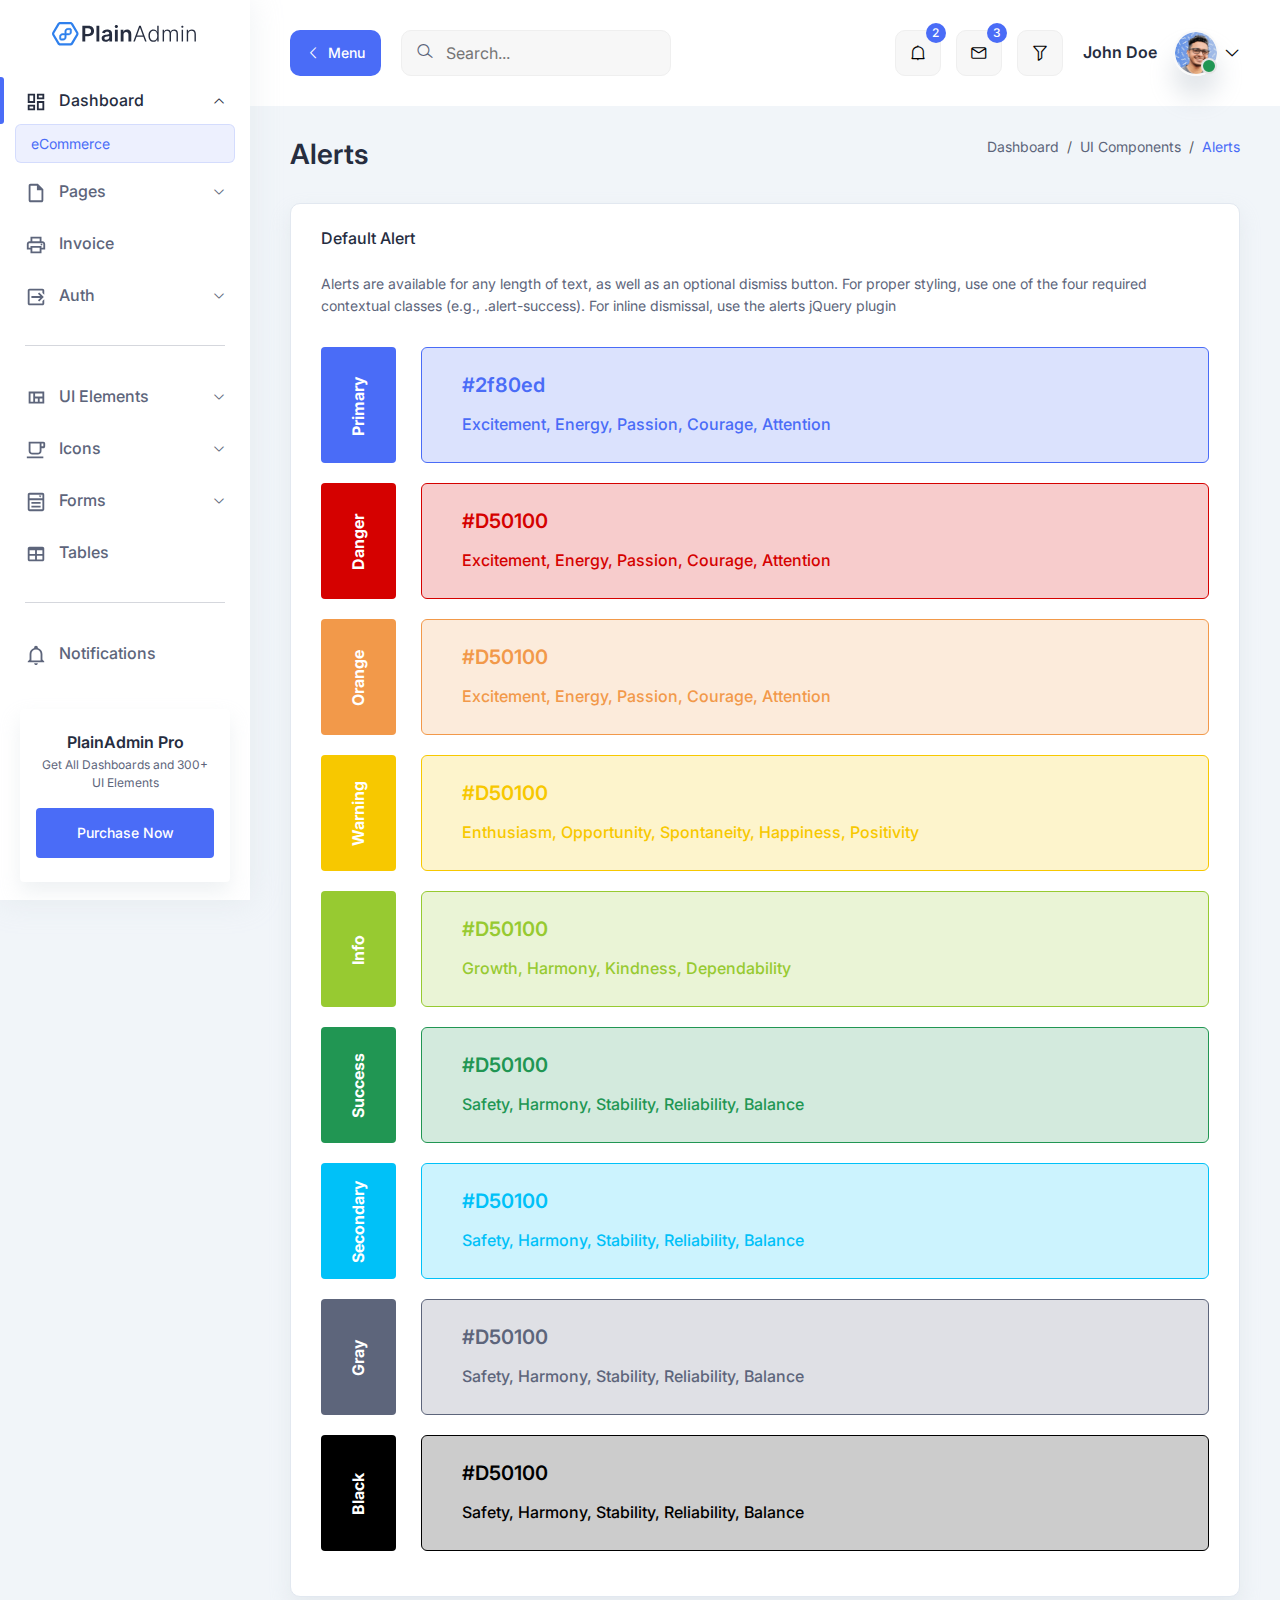
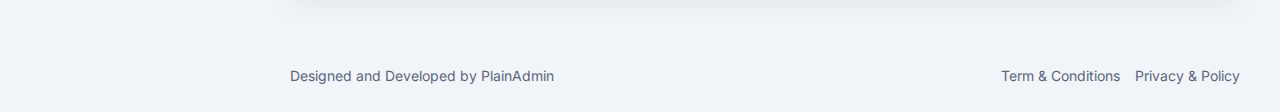
<file: Realta.Frontend/wwwroot/plain/alerts.html>
<!DOCTYPE html>
<html lang="en">
  <head>
    <meta charset="UTF-8" />
    <meta http-equiv="X-UA-Compatible" content="IE=edge" />
    <meta name="viewport" content="width=device-width, initial-scale=1.0" />
    <link
      rel="shortcut icon"
      href="assets/images/favicon.svg"
      type="image/x-icon"
    />
    <title>Alerts | PlainAdmin Demo</title>

    <!-- ========== All CSS files linkup ========= -->
    <link rel="stylesheet" href="assets/css/bootstrap.min.css" />
    <link rel="stylesheet" href="assets/css/lineicons.css" />
    <link rel="stylesheet" href="assets/css/materialdesignicons.min.css" />
    <link rel="stylesheet" href="assets/css/fullcalendar.css" />
    <link rel="stylesheet" href="assets/css/main.css" />
  </head>
  <body>
    <!-- ======== sidebar-nav start =========== -->
    <aside class="sidebar-nav-wrapper">
      <div class="navbar-logo">
        <a href="index.html">
          <img src="assets/images/logo/logo.svg" alt="logo" />
        </a>
      </div>
      <nav class="sidebar-nav">
        <ul>
          <li class="nav-item nav-item-has-children">
            <a
              href="#0"
              data-bs-toggle="collapse"
              data-bs-target="#ddmenu_1"
              aria-controls="ddmenu_1"
              aria-expanded="false"
              aria-label="Toggle navigation"
            >
              <span class="icon">
                <svg width="22" height="22" viewBox="0 0 22 22">
                  <path
                    d="M17.4167 4.58333V6.41667H13.75V4.58333H17.4167ZM8.25 4.58333V10.0833H4.58333V4.58333H8.25ZM17.4167 11.9167V17.4167H13.75V11.9167H17.4167ZM8.25 15.5833V17.4167H4.58333V15.5833H8.25ZM19.25 2.75H11.9167V8.25H19.25V2.75ZM10.0833 2.75H2.75V11.9167H10.0833V2.75ZM19.25 10.0833H11.9167V19.25H19.25V10.0833ZM10.0833 13.75H2.75V19.25H10.0833V13.75Z"
                  />
                </svg>
              </span>
              <span class="text">Dashboard</span>
            </a>
            <ul id="ddmenu_1" class="collapse show dropdown-nav">
              <li>
                <a href="index.html" class="active"> eCommerce </a>
              </li>
            </ul>
          </li>
          <li class="nav-item nav-item-has-children">
            <a
              href="#0"
              class="collapsed"
              data-bs-toggle="collapse"
              data-bs-target="#ddmenu_2"
              aria-controls="ddmenu_2"
              aria-expanded="false"
              aria-label="Toggle navigation"
            >
              <span class="icon">
                <svg
                  width="22"
                  height="22"
                  viewBox="0 0 22 22"
                  fill="none"
                  xmlns="http://www.w3.org/2000/svg"
                >
                  <path
                    d="M12.8334 1.83325H5.50008C5.01385 1.83325 4.54754 2.02641 4.20372 2.37022C3.8599 2.71404 3.66675 3.18036 3.66675 3.66659V18.3333C3.66675 18.8195 3.8599 19.2858 4.20372 19.6296C4.54754 19.9734 5.01385 20.1666 5.50008 20.1666H16.5001C16.9863 20.1666 17.4526 19.9734 17.7964 19.6296C18.1403 19.2858 18.3334 18.8195 18.3334 18.3333V7.33325L12.8334 1.83325ZM16.5001 18.3333H5.50008V3.66659H11.9167V8.24992H16.5001V18.3333Z"
                  />
                </svg>
              </span>
              <span class="text">Pages</span>
            </a>
            <ul id="ddmenu_2" class="collapse dropdown-nav">
              <li>
                <a href="settings.html"> Settings </a>
              </li>
              <li>
                <a href="blank-page.html"> Blank Page </a>
              </li>
            </ul>
          </li>
          <li class="nav-item">
            <a href="invoice.html">
              <span class="icon">
                <svg
                  width="22"
                  height="22"
                  viewBox="0 0 22 22"
                  fill="none"
                  xmlns="http://www.w3.org/2000/svg"
                >
                  <path
                    d="M17.4166 7.33333C18.9383 7.33333 20.1666 8.56167 20.1666 10.0833V15.5833H16.4999V19.25H5.49992V15.5833H1.83325V10.0833C1.83325 8.56167 3.06159 7.33333 4.58325 7.33333H5.49992V2.75H16.4999V7.33333H17.4166ZM7.33325 4.58333V7.33333H14.6666V4.58333H7.33325ZM14.6666 17.4167V13.75H7.33325V17.4167H14.6666ZM16.4999 13.75H18.3333V10.0833C18.3333 9.57917 17.9208 9.16667 17.4166 9.16667H4.58325C4.07909 9.16667 3.66659 9.57917 3.66659 10.0833V13.75H5.49992V11.9167H16.4999V13.75ZM17.4166 10.5417C17.4166 11.0458 17.0041 11.4583 16.4999 11.4583C15.9958 11.4583 15.5833 11.0458 15.5833 10.5417C15.5833 10.0375 15.9958 9.625 16.4999 9.625C17.0041 9.625 17.4166 10.0375 17.4166 10.5417Z"
                  />
                </svg>
              </span>
              <span class="text">Invoice</span>
            </a>
          </li>
          <li class="nav-item nav-item-has-children">
            <a
              href="#0"
              class="collapsed"
              data-bs-toggle="collapse"
              data-bs-target="#ddmenu_3"
              aria-controls="ddmenu_3"
              aria-expanded="false"
              aria-label="Toggle navigation"
            >
              <span class="icon">
                <svg
                  width="22"
                  height="22"
                  viewBox="0 0 22 22"
                  fill="none"
                  xmlns="http://www.w3.org/2000/svg"
                >
                  <path
                    d="M12.9067 14.2908L15.2808 11.9167H6.41667V10.0833H15.2808L12.9067 7.70917L14.2083 6.41667L18.7917 11L14.2083 15.5833L12.9067 14.2908ZM17.4167 2.75C17.9029 2.75 18.3692 2.94315 18.713 3.28697C19.0568 3.63079 19.25 4.0971 19.25 4.58333V8.86417L17.4167 7.03083V4.58333H4.58333V17.4167H17.4167V14.9692L19.25 13.1358V17.4167C19.25 17.9029 19.0568 18.3692 18.713 18.713C18.3692 19.0568 17.9029 19.25 17.4167 19.25H4.58333C3.56583 19.25 2.75 18.425 2.75 17.4167V4.58333C2.75 3.56583 3.56583 2.75 4.58333 2.75H17.4167Z"
                  />
                </svg>
              </span>
              <span class="text">Auth</span>
            </a>
            <ul id="ddmenu_3" class="collapse dropdown-nav">
              <li>
                <a href="signin.html"> Sign In </a>
              </li>
              <li>
                <a href="signup.html"> Sign Up </a>
              </li>
            </ul>
          </li>
          <span class="divider"><hr /></span>
          <li class="nav-item nav-item-has-children">
            <a
              href="#0"
              class="collapsed"
              data-bs-toggle="collapse"
              data-bs-target="#ddmenu_4"
              aria-controls="ddmenu_4"
              aria-expanded="false"
              aria-label="Toggle navigation"
            >
              <span class="icon">
                <svg
                  width="22"
                  height="22"
                  viewBox="0 0 22 22"
                  fill="none"
                  xmlns="http://www.w3.org/2000/svg"
                >
                  <path
                    d="M3.66675 4.58325V16.4999H19.2501V4.58325H3.66675ZM5.50008 14.6666V6.41659H8.25008V14.6666H5.50008ZM10.0834 14.6666V11.4583H12.8334V14.6666H10.0834ZM17.4167 14.6666H14.6667V11.4583H17.4167V14.6666ZM10.0834 9.62492V6.41659H17.4167V9.62492H10.0834Z"
                  />
                </svg>
              </span>
              <span class="text">UI Elements </span>
            </a>
            <ul id="ddmenu_4" class="collapse dropdown-nav">
              <li>
                <a href="alerts.html"> Alerts </a>
              </li>
              <li>
                <a href="buttons.html"> Buttons </a>
              </li>
              <li>
                <a href="cards.html"> Cards </a>
              </li>
              <li>
                <a href="typography.html"> Typography </a>
              </li>
            </ul>
          </li>
          <li class="nav-item nav-item-has-children">
            <a
              href="#0"
              class="collapsed"
              data-bs-toggle="collapse"
              data-bs-target="#ddmenu_55"
              aria-controls="ddmenu_55"
              aria-expanded="false"
              aria-label="Toggle navigation"
            >
              <span class="icon">
                <svg
                  width="22"
                  height="22"
                  viewBox="0 0 22 22"
                  fill="none"
                  xmlns="http://www.w3.org/2000/svg"
                >
                  <path
                    d="M1.83325 19.25V17.4167H18.3333V19.25H1.83325ZM18.3333 7.33333V4.58333H16.4999V7.33333H18.3333ZM18.3333 2.75C18.8195 2.75 19.2858 2.94315 19.6296 3.28697C19.9734 3.63079 20.1666 4.0971 20.1666 4.58333V7.33333C20.1666 7.81956 19.9734 8.28588 19.6296 8.6297C19.2858 8.97351 18.8195 9.16667 18.3333 9.16667H16.4999V11.9167C16.4999 12.8891 16.1136 13.8218 15.426 14.5094C14.7383 15.197 13.8057 15.5833 12.8333 15.5833H7.33325C6.36079 15.5833 5.42816 15.197 4.74053 14.5094C4.05289 13.8218 3.66659 12.8891 3.66659 11.9167V2.75H18.3333ZM14.6666 4.58333H5.49992V11.9167C5.49992 12.4029 5.69307 12.8692 6.03689 13.213C6.38071 13.5568 6.84702 13.75 7.33325 13.75H12.8333C13.3195 13.75 13.7858 13.5568 14.1296 13.213C14.4734 12.8692 14.6666 12.4029 14.6666 11.9167V4.58333Z"
                  />
                </svg>
              </span>
              <span class="text">Icons</span>
            </a>
            <ul id="ddmenu_55" class="collapse dropdown-nav">
              <li>
                <a href="icons.html"> LineIcons </a>
              </li>
              <li>
                <a href="mdi-icons.html"> MDI Icons </a>
              </li>
            </ul>
          </li>
          <li class="nav-item nav-item-has-children">
            <a
              href="#0"
              class="collapsed"
              data-bs-toggle="collapse"
              data-bs-target="#ddmenu_5"
              aria-controls="ddmenu_5"
              aria-expanded="false"
              aria-label="Toggle navigation"
            >
              <span class="icon">
                <svg
                  width="22"
                  height="22"
                  viewBox="0 0 22 22"
                  fill="none"
                  xmlns="http://www.w3.org/2000/svg"
                >
                  <path
                    d="M13.75 4.58325H16.5L15.125 6.41659L13.75 4.58325ZM4.58333 1.83325H17.4167C18.4342 1.83325 19.25 2.65825 19.25 3.66659V18.3333C19.25 19.3508 18.4342 20.1666 17.4167 20.1666H4.58333C3.575 20.1666 2.75 19.3508 2.75 18.3333V3.66659C2.75 2.65825 3.575 1.83325 4.58333 1.83325ZM4.58333 3.66659V7.33325H17.4167V3.66659H4.58333ZM4.58333 18.3333H17.4167V9.16659H4.58333V18.3333ZM6.41667 10.9999H15.5833V12.8333H6.41667V10.9999ZM6.41667 14.6666H15.5833V16.4999H6.41667V14.6666Z"
                  />
                </svg>
              </span>
              <span class="text"> Forms </span>
            </a>
            <ul id="ddmenu_5" class="collapse dropdown-nav">
              <li>
                <a href="form-elements.html"> From Elements </a>
              </li>
            </ul>
          </li>
          <li class="nav-item">
            <a href="tables.html">
              <span class="icon">
                <svg
                  width="22"
                  height="22"
                  viewBox="0 0 22 22"
                  fill="none"
                  xmlns="http://www.w3.org/2000/svg"
                >
                  <path
                    d="M4.58333 3.66675H17.4167C17.9029 3.66675 18.3692 3.8599 18.713 4.20372C19.0568 4.54754 19.25 5.01385 19.25 5.50008V16.5001C19.25 16.9863 19.0568 17.4526 18.713 17.7964C18.3692 18.1403 17.9029 18.3334 17.4167 18.3334H4.58333C4.0971 18.3334 3.63079 18.1403 3.28697 17.7964C2.94315 17.4526 2.75 16.9863 2.75 16.5001V5.50008C2.75 5.01385 2.94315 4.54754 3.28697 4.20372C3.63079 3.8599 4.0971 3.66675 4.58333 3.66675ZM4.58333 7.33341V11.0001H10.0833V7.33341H4.58333ZM11.9167 7.33341V11.0001H17.4167V7.33341H11.9167ZM4.58333 12.8334V16.5001H10.0833V12.8334H4.58333ZM11.9167 12.8334V16.5001H17.4167V12.8334H11.9167Z"
                  />
                </svg>
              </span>
              <span class="text">Tables</span>
            </a>
          </li>
          <span class="divider"><hr /></span>

          <li class="nav-item">
            <a href="notification.html">
              <span class="icon">
                <svg
                  width="22"
                  height="22"
                  viewBox="0 0 22 22"
                  fill="none"
                  xmlns="http://www.w3.org/2000/svg"
                >
                  <path
                    d="M9.16667 19.25H12.8333C12.8333 20.2584 12.0083 21.0834 11 21.0834C9.99167 21.0834 9.16667 20.2584 9.16667 19.25ZM19.25 17.4167V18.3334H2.75V17.4167L4.58333 15.5834V10.0834C4.58333 7.24171 6.41667 4.76671 9.16667 3.94171V3.66671C9.16667 2.65837 9.99167 1.83337 11 1.83337C12.0083 1.83337 12.8333 2.65837 12.8333 3.66671V3.94171C15.5833 4.76671 17.4167 7.24171 17.4167 10.0834V15.5834L19.25 17.4167ZM15.5833 10.0834C15.5833 7.51671 13.5667 5.50004 11 5.50004C8.43333 5.50004 6.41667 7.51671 6.41667 10.0834V16.5H15.5833V10.0834Z"
                  />
                </svg>
              </span>
              <span class="text">Notifications</span>
            </a>
          </li>
        </ul>
      </nav>
      <div class="promo-box">
        <h3>PlainAdmin Pro</h3>
        <p>Get All Dashboards and 300+ UI Elements</p>
        <a
          href="https://plainadmin.com/pro"
          target="_blank"
          rel="nofollow"
          class="main-btn primary-btn btn-hover"
        >
          Purchase Now
        </a>
      </div>
    </aside>
    <div class="overlay"></div>
    <!-- ======== sidebar-nav end =========== -->

    <!-- ======== main-wrapper start =========== -->
    <main class="main-wrapper">
      <!-- ========== header start ========== -->
      <header class="header">
        <div class="container-fluid">
          <div class="row">
            <div class="col-lg-5 col-md-5 col-6">
              <div class="header-left d-flex align-items-center">
                <div class="menu-toggle-btn mr-20">
                  <button
                    id="menu-toggle"
                    class="main-btn primary-btn btn-hover"
                  >
                    <i class="lni lni-chevron-left me-2"></i> Menu
                  </button>
                </div>
                <div class="header-search d-none d-md-flex">
                  <form action="#">
                    <input type="text" placeholder="Search..." />
                    <button><i class="lni lni-search-alt"></i></button>
                  </form>
                </div>
              </div>
            </div>
            <div class="col-lg-7 col-md-7 col-6">
              <div class="header-right">
                <!-- notification start -->
                <div class="notification-box ml-15 d-none d-md-flex">
                  <button
                    class="dropdown-toggle"
                    type="button"
                    id="notification"
                    data-bs-toggle="dropdown"
                    aria-expanded="false"
                  >
                    <i class="lni lni-alarm"></i>
                    <span>2</span>
                  </button>
                  <ul class="dropdown-menu" aria-labelledby="notification">
                    <li>
                      <a href="#0">
                        <div class="image">
                          <img src="assets/images/lead/lead-6.png" alt="" />
                        </div>
                        <div class="content">
                          <h6>
                            John Doe
                            <span class="text-regular">
                              comment on a product.
                            </span>
                          </h6>
                          <p>
                            Lorem ipsum dolor sit amet, consect etur adipiscing
                            elit Vivamus tortor.
                          </p>
                          <span>10 mins ago</span>
                        </div>
                      </a>
                    </li>
                    <li>
                      <a href="#0">
                        <div class="image">
                          <img src="assets/images/lead/lead-1.png" alt="" />
                        </div>
                        <div class="content">
                          <h6>
                            Jonathon
                            <span class="text-regular">
                              like on a product.
                            </span>
                          </h6>
                          <p>
                            Lorem ipsum dolor sit amet, consect etur adipiscing
                            elit Vivamus tortor.
                          </p>
                          <span>10 mins ago</span>
                        </div>
                      </a>
                    </li>
                  </ul>
                </div>
                <!-- notification end -->
                <!-- message start -->
                <div class="header-message-box ml-15 d-none d-md-flex">
                  <button
                    class="dropdown-toggle"
                    type="button"
                    id="message"
                    data-bs-toggle="dropdown"
                    aria-expanded="false"
                  >
                    <i class="lni lni-envelope"></i>
                    <span>3</span>
                  </button>
                  <ul class="dropdown-menu" aria-labelledby="message">
                    <li>
                      <a href="#0">
                        <div class="image">
                          <img src="assets/images/lead/lead-5.png" alt="" />
                        </div>
                        <div class="content">
                          <h6>Jacob Jones</h6>
                          <p>Hey!I can across your profile and ...</p>
                          <span>10 mins ago</span>
                        </div>
                      </a>
                    </li>
                    <li>
                      <a href="#0">
                        <div class="image">
                          <img src="assets/images/lead/lead-3.png" alt="" />
                        </div>
                        <div class="content">
                          <h6>John Doe</h6>
                          <p>Would you mind please checking out</p>
                          <span>12 mins ago</span>
                        </div>
                      </a>
                    </li>
                    <li>
                      <a href="#0">
                        <div class="image">
                          <img src="assets/images/lead/lead-2.png" alt="" />
                        </div>
                        <div class="content">
                          <h6>Anee Lee</h6>
                          <p>Hey! are you available for freelance?</p>
                          <span>1h ago</span>
                        </div>
                      </a>
                    </li>
                  </ul>
                </div>
                <!-- message end -->
                <!-- filter start -->
                <div class="filter-box ml-15 d-none d-md-flex">
                  <button class="" type="button" id="filter">
                    <i class="lni lni-funnel"></i>
                  </button>
                </div>
                <!-- filter end -->
                <!-- profile start -->
                <div class="profile-box ml-15">
                  <button
                    class="dropdown-toggle bg-transparent border-0"
                    type="button"
                    id="profile"
                    data-bs-toggle="dropdown"
                    aria-expanded="false"
                  >
                    <div class="profile-info">
                      <div class="info">
                        <h6>John Doe</h6>
                        <div class="image">
                          <img
                            src="assets/images/profile/profile-image.png"
                            alt=""
                          />
                          <span class="status"></span>
                        </div>
                      </div>
                    </div>
                    <i class="lni lni-chevron-down"></i>
                  </button>
                  <ul class="dropdown-menu" aria-labelledby="profile">
                    <li>
                      <a href="#0">View Profile</a>
                    </li>
                    <li>
                      <a href="#0">Notifications</a>
                    </li>
                    <li>
                      <a href="#0">Messages</a>
                    </li>
                    <li>
                      <a href="#0">Settings</a>
                    </li>
                    <li>
                      <a href="#0">Sign Out</a>
                    </li>
                  </ul>
                </div>
                <!-- profile end -->
              </div>
            </div>
          </div>
        </div>
      </header>
      <!-- ========== header end ========== -->

      <!-- ========== alert components start ========== -->
      <section class="alert-components">
        <div class="container-fluid">
          <!-- ========== title-wrapper start ========== -->
          <div class="title-wrapper pt-30">
            <div class="row align-items-center">
              <div class="col-md-6">
                <div class="title mb-30">
                  <h2>Alerts</h2>
                </div>
              </div>
              <!-- end col -->
              <div class="col-md-6">
                <div class="breadcrumb-wrapper mb-30">
                  <nav aria-label="breadcrumb">
                    <ol class="breadcrumb">
                      <li class="breadcrumb-item">
                        <a href="#0">Dashboard</a>
                      </li>
                      <li class="breadcrumb-item">
                        <a href="#0">UI Components</a>
                      </li>
                      <li class="breadcrumb-item active" aria-current="page">
                        Alerts
                      </li>
                    </ol>
                  </nav>
                </div>
              </div>
              <!-- end col -->
            </div>
            <!-- end row -->
          </div>
          <!-- ========== title-wrapper end ========== -->

          <!-- ========== alerts-wrapper start ========== -->
          <div class="alerts-wrapper">
            <div class="card-style mb-30">
              <h5 class="text-medium mb-25">Default Alert</h5>
              <p class="text-sm mb-30">
                Alerts are available for any length of text, as well as an
                optional dismiss button. For proper styling, use one of the four
                required contextual classes (e.g., .alert-success). For inline
                dismissal, use the alerts jQuery plugin
              </p>
              <div class="alert-list-wrapper">
                <div class="alert-box primary-alert pl-100">
                  <div class="left">
                    <h5 class="text-bold">Primary</h5>
                  </div>
                  <div class="alert">
                    <h4 class="alert-heading">#2f80ed</h4>
                    <p class="text-medium">
                      Excitement, Energy, Passion, Courage, Attention
                    </p>
                  </div>
                </div>
                <!-- end alert-box -->
                <div class="alert-box danger-alert pl-100">
                  <div class="left">
                    <h5 class="text-bold">Danger</h5>
                  </div>
                  <div class="alert">
                    <h4 class="alert-heading">#D50100</h4>
                    <p class="text-medium">
                      Excitement, Energy, Passion, Courage, Attention
                    </p>
                  </div>
                </div>
                <!-- end alert-box -->
                <div class="alert-box orange-alert pl-100">
                  <div class="left">
                    <h5 class="text-bold">Orange</h5>
                  </div>
                  <div class="alert">
                    <h4 class="alert-heading">#D50100</h4>
                    <p class="text-medium">
                      Excitement, Energy, Passion, Courage, Attention
                    </p>
                  </div>
                </div>
                <!-- end alert-box -->
                <div class="alert-box warning-alert pl-100">
                  <div class="left">
                    <h5 class="text-bold">Warning</h5>
                  </div>
                  <div class="alert">
                    <h4 class="alert-heading">#D50100</h4>
                    <p class="text-medium">
                      Enthusiasm, Opportunity, Spontaneity, Happiness,
                      Positivity
                    </p>
                  </div>
                </div>
                <!-- end alert-box -->
                <div class="alert-box info-alert pl-100">
                  <div class="left">
                    <h5 class="text-bold">Info</h5>
                  </div>
                  <div class="alert">
                    <h4 class="alert-heading">#D50100</h4>
                    <p class="text-medium">
                      Growth, Harmony, Kindness, Dependability
                    </p>
                  </div>
                </div>
                <!-- end alert-box -->
                <div class="alert-box success-alert pl-100">
                  <div class="left">
                    <h5 class="text-bold">Success</h5>
                  </div>
                  <div class="alert">
                    <h4 class="alert-heading">#D50100</h4>
                    <p class="text-medium">
                      Safety, Harmony, Stability, Reliability, Balance
                    </p>
                  </div>
                </div>
                <!-- end alert-box -->
                <div class="alert-box secondary-alert pl-100">
                  <div class="left">
                    <h5 class="text-bold">Secondary</h5>
                  </div>
                  <div class="alert">
                    <h4 class="alert-heading">#D50100</h4>
                    <p class="text-medium">
                      Safety, Harmony, Stability, Reliability, Balance
                    </p>
                  </div>
                </div>
                <!-- end alert-box -->
                <div class="alert-box gray-alert pl-100">
                  <div class="left">
                    <h5 class="text-bold">Gray</h5>
                  </div>
                  <div class="alert">
                    <h4 class="alert-heading">#D50100</h4>
                    <p class="text-medium">
                      Safety, Harmony, Stability, Reliability, Balance
                    </p>
                  </div>
                </div>
                <!-- end alert-box -->
                <div class="alert-box black-alert pl-100">
                  <div class="left">
                    <h5 class="text-bold">Black</h5>
                  </div>
                  <div class="alert">
                    <h4 class="alert-heading">#D50100</h4>
                    <p class="text-medium">
                      Safety, Harmony, Stability, Reliability, Balance
                    </p>
                  </div>
                </div>
                <!-- end alert-box -->
              </div>
            </div>
          </div>
          <!-- ========== alerts-wrapper end ========== -->
        </div>
        <!-- end container -->
      </section>
      <!-- ========== alert components end ========== -->

      <!-- ========== footer start =========== -->
      <footer class="footer">
        <div class="container-fluid">
          <div class="row">
            <div class="col-md-6 order-last order-md-first">
              <div class="copyright text-center text-md-start">
                <p class="text-sm">
                  Designed and Developed by
                  <a
                    href="https://plainadmin.com"
                    rel="nofollow"
                    target="_blank"
                  >
                    PlainAdmin
                  </a>
                </p>
              </div>
            </div>
            <!-- end col-->
            <div class="col-md-6">
              <div
                class="
                  terms
                  d-flex
                  justify-content-center justify-content-md-end
                "
              >
                <a href="#0" class="text-sm">Term & Conditions</a>
                <a href="#0" class="text-sm ml-15">Privacy & Policy</a>
              </div>
            </div>
          </div>
          <!-- end row -->
        </div>
        <!-- end container -->
      </footer>
      <!-- ========== footer end =========== -->
    </main>
    <!-- ======== main-wrapper end =========== -->

    <!-- ========= All Javascript files linkup ======== -->
    <script src="assets/js/bootstrap.bundle.min.js"></script>
    <script src="assets/js/Chart.min.js"></script>
    <script src="assets/js/dynamic-pie-chart.js"></script>
    <script src="assets/js/moment.min.js"></script>
    <script src="assets/js/fullcalendar.js"></script>
    <script src="assets/js/jvectormap.min.js"></script>
    <script src="assets/js/world-merc.js"></script>
    <script src="assets/js/polyfill.js"></script>
    <script src="assets/js/main.js"></script>
  </body>
</html>
</file>
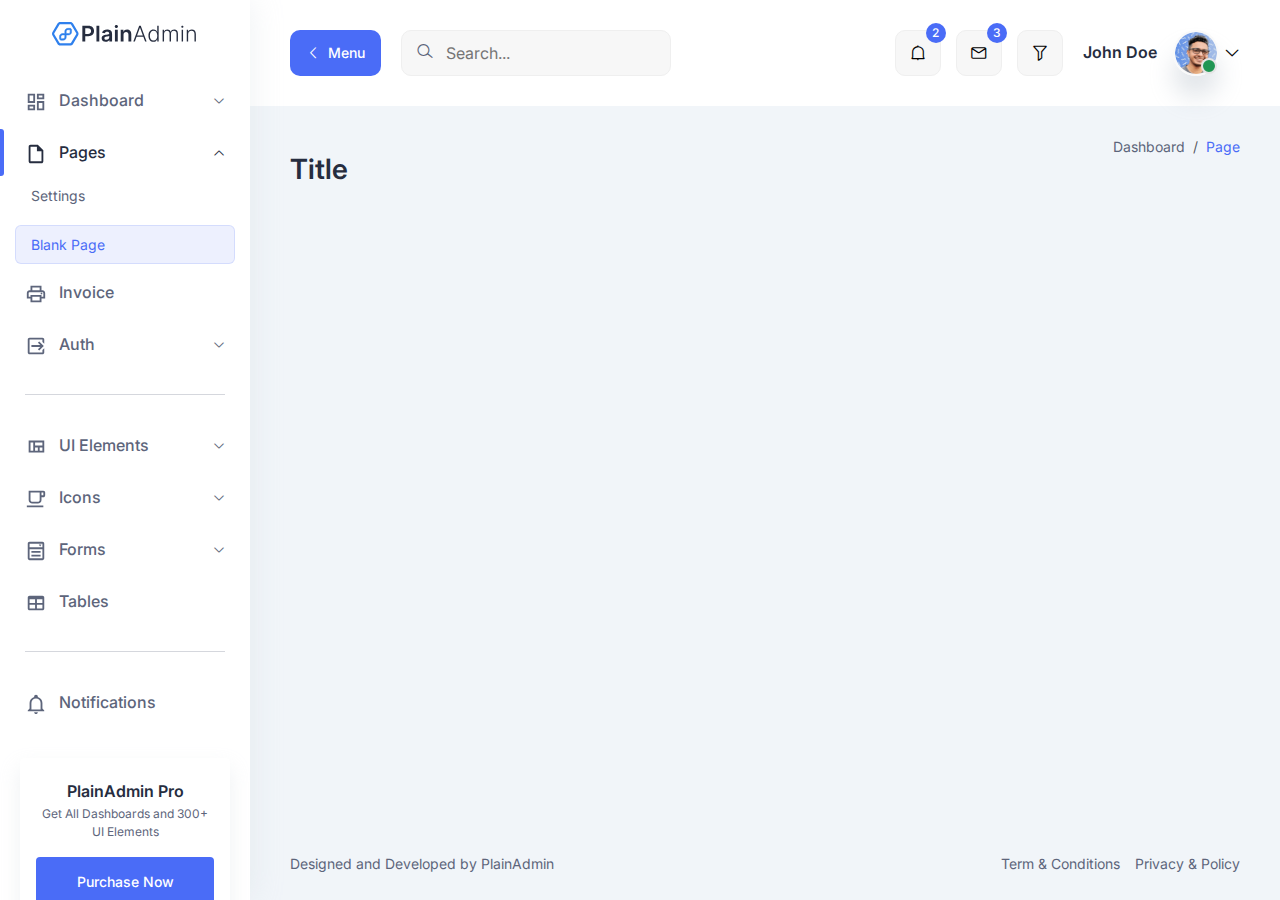
<file: Realta.Frontend/wwwroot/plain/blank-page.html>
<!DOCTYPE html>
<html lang="en">
  <head>
    <meta charset="UTF-8" />
    <meta http-equiv="X-UA-Compatible" content="IE=edge" />
    <meta name="viewport" content="width=device-width, initial-scale=1.0" />
    <link
      rel="shortcut icon"
      href="assets/images/favicon.svg"
      type="image/x-icon"
    />
    <title>Blank Page | PlainAdmin Demo</title>

    <!-- ========== All CSS files linkup ========= -->
    <link rel="stylesheet" href="assets/css/bootstrap.min.css" />
    <link rel="stylesheet" href="assets/css/lineicons.css" />
    <link rel="stylesheet" href="assets/css/materialdesignicons.min.css" />
    <link rel="stylesheet" href="assets/css/fullcalendar.css" />
    <link rel="stylesheet" href="assets/css/main.css" />
  </head>
  <body>
    <!-- ======== sidebar-nav start =========== -->
    <aside class="sidebar-nav-wrapper">
      <div class="navbar-logo">
        <a href="index.html">
          <img src="assets/images/logo/logo.svg" alt="logo" />
        </a>
      </div>
      <nav class="sidebar-nav">
        <ul>
          <li class="nav-item nav-item-has-children">
            <a
              href="#0"
              class="collapsed"
              data-bs-toggle="collapse"
              data-bs-target="#ddmenu_1"
              aria-controls="ddmenu_1"
              aria-expanded="false"
              aria-label="Toggle navigation"
            >
              <span class="icon">
                <svg width="22" height="22" viewBox="0 0 22 22">
                  <path
                    d="M17.4167 4.58333V6.41667H13.75V4.58333H17.4167ZM8.25 4.58333V10.0833H4.58333V4.58333H8.25ZM17.4167 11.9167V17.4167H13.75V11.9167H17.4167ZM8.25 15.5833V17.4167H4.58333V15.5833H8.25ZM19.25 2.75H11.9167V8.25H19.25V2.75ZM10.0833 2.75H2.75V11.9167H10.0833V2.75ZM19.25 10.0833H11.9167V19.25H19.25V10.0833ZM10.0833 13.75H2.75V19.25H10.0833V13.75Z"
                  />
                </svg>
              </span>
              <span class="text">Dashboard</span>
            </a>
            <ul id="ddmenu_1" class="collapse dropdown-nav">
              <li>
                <a href="index.html"> eCommerce </a>
              </li>
            </ul>
          </li>
          <li class="nav-item nav-item-has-children">
            <a
              href="#0"
              class=""
              data-bs-toggle="collapse"
              data-bs-target="#ddmenu_2"
              aria-controls="ddmenu_2"
              aria-expanded="false"
              aria-label="Toggle navigation"
            >
              <span class="icon">
                <svg
                  width="22"
                  height="22"
                  viewBox="0 0 22 22"
                  fill="none"
                  xmlns="http://www.w3.org/2000/svg"
                >
                  <path
                    d="M12.8334 1.83325H5.50008C5.01385 1.83325 4.54754 2.02641 4.20372 2.37022C3.8599 2.71404 3.66675 3.18036 3.66675 3.66659V18.3333C3.66675 18.8195 3.8599 19.2858 4.20372 19.6296C4.54754 19.9734 5.01385 20.1666 5.50008 20.1666H16.5001C16.9863 20.1666 17.4526 19.9734 17.7964 19.6296C18.1403 19.2858 18.3334 18.8195 18.3334 18.3333V7.33325L12.8334 1.83325ZM16.5001 18.3333H5.50008V3.66659H11.9167V8.24992H16.5001V18.3333Z"
                  />
                </svg>
              </span>
              <span class="text">Pages</span>
            </a>
            <ul id="ddmenu_2" class="collapse show dropdown-nav">
              <li>
                <a href="settings.html"> Settings </a>
              </li>
              <li>
                <a href="blank-page.html" class="active"> Blank Page </a>
              </li>
            </ul>
          </li>
          <li class="nav-item">
            <a href="invoice.html">
              <span class="icon">
                <svg
                  width="22"
                  height="22"
                  viewBox="0 0 22 22"
                  fill="none"
                  xmlns="http://www.w3.org/2000/svg"
                >
                  <path
                    d="M17.4166 7.33333C18.9383 7.33333 20.1666 8.56167 20.1666 10.0833V15.5833H16.4999V19.25H5.49992V15.5833H1.83325V10.0833C1.83325 8.56167 3.06159 7.33333 4.58325 7.33333H5.49992V2.75H16.4999V7.33333H17.4166ZM7.33325 4.58333V7.33333H14.6666V4.58333H7.33325ZM14.6666 17.4167V13.75H7.33325V17.4167H14.6666ZM16.4999 13.75H18.3333V10.0833C18.3333 9.57917 17.9208 9.16667 17.4166 9.16667H4.58325C4.07909 9.16667 3.66659 9.57917 3.66659 10.0833V13.75H5.49992V11.9167H16.4999V13.75ZM17.4166 10.5417C17.4166 11.0458 17.0041 11.4583 16.4999 11.4583C15.9958 11.4583 15.5833 11.0458 15.5833 10.5417C15.5833 10.0375 15.9958 9.625 16.4999 9.625C17.0041 9.625 17.4166 10.0375 17.4166 10.5417Z"
                  />
                </svg>
              </span>
              <span class="text">Invoice</span>
            </a>
          </li>
          <li class="nav-item nav-item-has-children">
            <a
              href="#0"
              class="collapsed"
              data-bs-toggle="collapse"
              data-bs-target="#ddmenu_3"
              aria-controls="ddmenu_3"
              aria-expanded="false"
              aria-label="Toggle navigation"
            >
              <span class="icon">
                <svg
                  width="22"
                  height="22"
                  viewBox="0 0 22 22"
                  fill="none"
                  xmlns="http://www.w3.org/2000/svg"
                >
                  <path
                    d="M12.9067 14.2908L15.2808 11.9167H6.41667V10.0833H15.2808L12.9067 7.70917L14.2083 6.41667L18.7917 11L14.2083 15.5833L12.9067 14.2908ZM17.4167 2.75C17.9029 2.75 18.3692 2.94315 18.713 3.28697C19.0568 3.63079 19.25 4.0971 19.25 4.58333V8.86417L17.4167 7.03083V4.58333H4.58333V17.4167H17.4167V14.9692L19.25 13.1358V17.4167C19.25 17.9029 19.0568 18.3692 18.713 18.713C18.3692 19.0568 17.9029 19.25 17.4167 19.25H4.58333C3.56583 19.25 2.75 18.425 2.75 17.4167V4.58333C2.75 3.56583 3.56583 2.75 4.58333 2.75H17.4167Z"
                  />
                </svg>
              </span>
              <span class="text">Auth</span>
            </a>
            <ul id="ddmenu_3" class="collapse dropdown-nav">
              <li>
                <a href="signin.html"> Sign In </a>
              </li>
              <li>
                <a href="signup.html"> Sign Up </a>
              </li>
            </ul>
          </li>
          <span class="divider"><hr /></span>
          <li class="nav-item nav-item-has-children">
            <a
              href="#0"
              class="collapsed"
              data-bs-toggle="collapse"
              data-bs-target="#ddmenu_4"
              aria-controls="ddmenu_4"
              aria-expanded="false"
              aria-label="Toggle navigation"
            >
              <span class="icon">
                <svg
                  width="22"
                  height="22"
                  viewBox="0 0 22 22"
                  fill="none"
                  xmlns="http://www.w3.org/2000/svg"
                >
                  <path
                    d="M3.66675 4.58325V16.4999H19.2501V4.58325H3.66675ZM5.50008 14.6666V6.41659H8.25008V14.6666H5.50008ZM10.0834 14.6666V11.4583H12.8334V14.6666H10.0834ZM17.4167 14.6666H14.6667V11.4583H17.4167V14.6666ZM10.0834 9.62492V6.41659H17.4167V9.62492H10.0834Z"
                  />
                </svg>
              </span>
              <span class="text">UI Elements </span>
            </a>
            <ul id="ddmenu_4" class="collapse dropdown-nav">
              <li>
                <a href="alerts.html"> Alerts </a>
              </li>
              <li>
                <a href="buttons.html"> Buttons </a>
              </li>
              <li>
                <a href="cards.html"> Cards </a>
              </li>
              <li>
                <a href="typography.html"> Typography </a>
              </li>
            </ul>
          </li>
          <li class="nav-item nav-item-has-children">
            <a
              href="#0"
              class="collapsed"
              data-bs-toggle="collapse"
              data-bs-target="#ddmenu_55"
              aria-controls="ddmenu_55"
              aria-expanded="false"
              aria-label="Toggle navigation"
            >
              <span class="icon">
                <svg
                  width="22"
                  height="22"
                  viewBox="0 0 22 22"
                  fill="none"
                  xmlns="http://www.w3.org/2000/svg"
                >
                  <path
                    d="M1.83325 19.25V17.4167H18.3333V19.25H1.83325ZM18.3333 7.33333V4.58333H16.4999V7.33333H18.3333ZM18.3333 2.75C18.8195 2.75 19.2858 2.94315 19.6296 3.28697C19.9734 3.63079 20.1666 4.0971 20.1666 4.58333V7.33333C20.1666 7.81956 19.9734 8.28588 19.6296 8.6297C19.2858 8.97351 18.8195 9.16667 18.3333 9.16667H16.4999V11.9167C16.4999 12.8891 16.1136 13.8218 15.426 14.5094C14.7383 15.197 13.8057 15.5833 12.8333 15.5833H7.33325C6.36079 15.5833 5.42816 15.197 4.74053 14.5094C4.05289 13.8218 3.66659 12.8891 3.66659 11.9167V2.75H18.3333ZM14.6666 4.58333H5.49992V11.9167C5.49992 12.4029 5.69307 12.8692 6.03689 13.213C6.38071 13.5568 6.84702 13.75 7.33325 13.75H12.8333C13.3195 13.75 13.7858 13.5568 14.1296 13.213C14.4734 12.8692 14.6666 12.4029 14.6666 11.9167V4.58333Z"
                  />
                </svg>
              </span>
              <span class="text">Icons</span>
            </a>
            <ul id="ddmenu_55" class="collapse dropdown-nav">
              <li>
                <a href="icons.html"> LineIcons </a>
              </li>
              <li>
                <a href="mdi-icons.html"> MDI Icons </a>
              </li>
            </ul>
          </li>
          <li class="nav-item nav-item-has-children">
            <a
              href="#0"
              class="collapsed"
              data-bs-toggle="collapse"
              data-bs-target="#ddmenu_5"
              aria-controls="ddmenu_5"
              aria-expanded="false"
              aria-label="Toggle navigation"
            >
              <span class="icon">
                <svg
                  width="22"
                  height="22"
                  viewBox="0 0 22 22"
                  fill="none"
                  xmlns="http://www.w3.org/2000/svg"
                >
                  <path
                    d="M13.75 4.58325H16.5L15.125 6.41659L13.75 4.58325ZM4.58333 1.83325H17.4167C18.4342 1.83325 19.25 2.65825 19.25 3.66659V18.3333C19.25 19.3508 18.4342 20.1666 17.4167 20.1666H4.58333C3.575 20.1666 2.75 19.3508 2.75 18.3333V3.66659C2.75 2.65825 3.575 1.83325 4.58333 1.83325ZM4.58333 3.66659V7.33325H17.4167V3.66659H4.58333ZM4.58333 18.3333H17.4167V9.16659H4.58333V18.3333ZM6.41667 10.9999H15.5833V12.8333H6.41667V10.9999ZM6.41667 14.6666H15.5833V16.4999H6.41667V14.6666Z"
                  />
                </svg>
              </span>
              <span class="text"> Forms </span>
            </a>
            <ul id="ddmenu_5" class="collapse dropdown-nav">
              <li>
                <a href="form-elements.html"> Form Elements </a>
              </li>
            </ul>
          </li>
          <li class="nav-item">
            <a href="tables.html">
              <span class="icon">
                <svg
                  width="22"
                  height="22"
                  viewBox="0 0 22 22"
                  fill="none"
                  xmlns="http://www.w3.org/2000/svg"
                >
                  <path
                    d="M4.58333 3.66675H17.4167C17.9029 3.66675 18.3692 3.8599 18.713 4.20372C19.0568 4.54754 19.25 5.01385 19.25 5.50008V16.5001C19.25 16.9863 19.0568 17.4526 18.713 17.7964C18.3692 18.1403 17.9029 18.3334 17.4167 18.3334H4.58333C4.0971 18.3334 3.63079 18.1403 3.28697 17.7964C2.94315 17.4526 2.75 16.9863 2.75 16.5001V5.50008C2.75 5.01385 2.94315 4.54754 3.28697 4.20372C3.63079 3.8599 4.0971 3.66675 4.58333 3.66675ZM4.58333 7.33341V11.0001H10.0833V7.33341H4.58333ZM11.9167 7.33341V11.0001H17.4167V7.33341H11.9167ZM4.58333 12.8334V16.5001H10.0833V12.8334H4.58333ZM11.9167 12.8334V16.5001H17.4167V12.8334H11.9167Z"
                  />
                </svg>
              </span>
              <span class="text">Tables</span>
            </a>
          </li>
          <span class="divider"><hr /></span>

          <li class="nav-item">
            <a href="notification.html">
              <span class="icon">
                <svg
                  width="22"
                  height="22"
                  viewBox="0 0 22 22"
                  fill="none"
                  xmlns="http://www.w3.org/2000/svg"
                >
                  <path
                    d="M9.16667 19.25H12.8333C12.8333 20.2584 12.0083 21.0834 11 21.0834C9.99167 21.0834 9.16667 20.2584 9.16667 19.25ZM19.25 17.4167V18.3334H2.75V17.4167L4.58333 15.5834V10.0834C4.58333 7.24171 6.41667 4.76671 9.16667 3.94171V3.66671C9.16667 2.65837 9.99167 1.83337 11 1.83337C12.0083 1.83337 12.8333 2.65837 12.8333 3.66671V3.94171C15.5833 4.76671 17.4167 7.24171 17.4167 10.0834V15.5834L19.25 17.4167ZM15.5833 10.0834C15.5833 7.51671 13.5667 5.50004 11 5.50004C8.43333 5.50004 6.41667 7.51671 6.41667 10.0834V16.5H15.5833V10.0834Z"
                  />
                </svg>
              </span>
              <span class="text">Notifications</span>
            </a>
          </li>
        </ul>
      </nav>
      <div class="promo-box">
        <h3>PlainAdmin Pro</h3>
        <p>Get All Dashboards and 300+ UI Elements</p>
        <a
          href="https://plainadmin.com/pro"
          target="_blank"
          rel="nofollow"
          class="main-btn primary-btn btn-hover"
        >
          Purchase Now
        </a>
      </div>
    </aside>
    <div class="overlay"></div>
    <!-- ======== sidebar-nav end =========== -->

    <!-- ======== main-wrapper start =========== -->
    <main class="main-wrapper">
      <!-- ========== header start ========== -->
      <header class="header">
        <div class="container-fluid">
          <div class="row">
            <div class="col-lg-5 col-md-5 col-6">
              <div class="header-left d-flex align-items-center">
                <div class="menu-toggle-btn mr-20">
                  <button
                    id="menu-toggle"
                    class="main-btn primary-btn btn-hover"
                  >
                    <i class="lni lni-chevron-left me-2"></i> Menu
                  </button>
                </div>
                <div class="header-search d-none d-md-flex">
                  <form action="#">
                    <input type="text" placeholder="Search..." />
                    <button><i class="lni lni-search-alt"></i></button>
                  </form>
                </div>
              </div>
            </div>
            <div class="col-lg-7 col-md-7 col-6">
              <div class="header-right">
                <!-- notification start -->
                <div class="notification-box ml-15 d-none d-md-flex">
                  <button
                    class="dropdown-toggle"
                    type="button"
                    id="notification"
                    data-bs-toggle="dropdown"
                    aria-expanded="false"
                  >
                    <i class="lni lni-alarm"></i>
                    <span>2</span>
                  </button>
                  <ul
                    class="dropdown-menu dropdown-menu-end"
                    aria-labelledby="notification"
                  >
                    <li>
                      <a href="#0">
                        <div class="image">
                          <img src="assets/images/lead/lead-6.png" alt="" />
                        </div>
                        <div class="content">
                          <h6>
                            John Doe
                            <span class="text-regular">
                              comment on a product.
                            </span>
                          </h6>
                          <p>
                            Lorem ipsum dolor sit amet, consect etur adipiscing
                            elit Vivamus tortor.
                          </p>
                          <span>10 mins ago</span>
                        </div>
                      </a>
                    </li>
                    <li>
                      <a href="#0">
                        <div class="image">
                          <img src="assets/images/lead/lead-1.png" alt="" />
                        </div>
                        <div class="content">
                          <h6>
                            Jonathon
                            <span class="text-regular">
                              like on a product.
                            </span>
                          </h6>
                          <p>
                            Lorem ipsum dolor sit amet, consect etur adipiscing
                            elit Vivamus tortor.
                          </p>
                          <span>10 mins ago</span>
                        </div>
                      </a>
                    </li>
                  </ul>
                </div>
                <!-- notification end -->
                <!-- message start -->
                <div class="header-message-box ml-15 d-none d-md-flex">
                  <button
                    class="dropdown-toggle"
                    type="button"
                    id="message"
                    data-bs-toggle="dropdown"
                    aria-expanded="false"
                  >
                    <i class="lni lni-envelope"></i>
                    <span>3</span>
                  </button>
                  <ul
                    class="dropdown-menu dropdown-menu-end"
                    aria-labelledby="message"
                  >
                    <li>
                      <a href="#0">
                        <div class="image">
                          <img src="assets/images/lead/lead-5.png" alt="" />
                        </div>
                        <div class="content">
                          <h6>Jacob Jones</h6>
                          <p>Hey!I can across your profile and ...</p>
                          <span>10 mins ago</span>
                        </div>
                      </a>
                    </li>
                    <li>
                      <a href="#0">
                        <div class="image">
                          <img src="assets/images/lead/lead-3.png" alt="" />
                        </div>
                        <div class="content">
                          <h6>John Doe</h6>
                          <p>Would you mind please checking out</p>
                          <span>12 mins ago</span>
                        </div>
                      </a>
                    </li>
                    <li>
                      <a href="#0">
                        <div class="image">
                          <img src="assets/images/lead/lead-2.png" alt="" />
                        </div>
                        <div class="content">
                          <h6>Anee Lee</h6>
                          <p>Hey! are you available for freelance?</p>
                          <span>1h ago</span>
                        </div>
                      </a>
                    </li>
                  </ul>
                </div>
                <!-- message end -->
                <!-- filter start -->
                <div class="filter-box ml-15 d-none d-md-flex">
                  <button class="" type="button" id="filter">
                    <i class="lni lni-funnel"></i>
                  </button>
                </div>
                <!-- filter end -->
                <!-- profile start -->
                <div class="profile-box ml-15">
                  <button
                    class="dropdown-toggle bg-transparent border-0"
                    type="button"
                    id="profile"
                    data-bs-toggle="dropdown"
                    aria-expanded="false"
                  >
                    <div class="profile-info">
                      <div class="info">
                        <h6>John Doe</h6>
                        <div class="image">
                          <img
                            src="assets/images/profile/profile-image.png"
                            alt=""
                          />
                          <span class="status"></span>
                        </div>
                      </div>
                    </div>
                    <i class="lni lni-chevron-down"></i>
                  </button>
                  <ul
                    class="dropdown-menu dropdown-menu-end"
                    aria-labelledby="profile"
                  >
                    <li>
                      <a href="#0">
                        <i class="lni lni-user"></i> View Profile
                      </a>
                    </li>
                    <li>
                      <a href="#0">
                        <i class="lni lni-alarm"></i> Notifications
                      </a>
                    </li>
                    <li>
                      <a href="#0"> <i class="lni lni-inbox"></i> Messages </a>
                    </li>
                    <li>
                      <a href="#0"> <i class="lni lni-cog"></i> Settings </a>
                    </li>
                    <li>
                      <a href="#0"> <i class="lni lni-exit"></i> Sign Out </a>
                    </li>
                  </ul>
                </div>
                <!-- profile end -->
              </div>
            </div>
          </div>
        </div>
      </header>
      <!-- ========== header end ========== -->

      <!-- ========== section start ========== -->
      <section class="section">
        <div class="container-fluid">
          <!-- ========== title-wrapper start ========== -->
          <div class="title-wrapper pt-30">
            <div class="row align-items-center">
              <div class="col-md-6">
                <div class="titlemb-30">
                  <h2>Title</h2>
                </div>
              </div>
              <!-- end col -->
              <div class="col-md-6">
                <div class="breadcrumb-wrapper mb-30">
                  <nav aria-label="breadcrumb">
                    <ol class="breadcrumb">
                      <li class="breadcrumb-item">
                        <a href="#0">Dashboard</a>
                      </li>
                      <li class="breadcrumb-item active" aria-current="page">
                        Page
                      </li>
                    </ol>
                  </nav>
                </div>
              </div>
              <!-- end col -->
            </div>
            <!-- end row -->
          </div>
          <!-- ========== title-wrapper end ========== -->
        </div>
        <!-- end container -->
      </section>
      <!-- ========== section end ========== -->

      <!-- ========== footer start =========== -->
      <footer class="footer">
        <div class="container-fluid">
          <div class="row">
            <div class="col-md-6 order-last order-md-first">
              <div class="copyright text-center text-md-start">
                <p class="text-sm">
                  Designed and Developed by
                  <a
                    href="https://plainadmin.com"
                    rel="nofollow"
                    target="_blank"
                  >
                    PlainAdmin
                  </a>
                </p>
              </div>
            </div>
            <!-- end col-->
            <div class="col-md-6">
              <div
                class="
                  terms
                  d-flex
                  justify-content-center justify-content-md-end
                "
              >
                <a href="#0" class="text-sm">Term & Conditions</a>
                <a href="#0" class="text-sm ml-15">Privacy & Policy</a>
              </div>
            </div>
          </div>
          <!-- end row -->
        </div>
        <!-- end container -->
      </footer>
      <!-- ========== footer end =========== -->
    </main>
    <!-- ======== main-wrapper end =========== -->

    <!-- ========= All Javascript files linkup ======== -->
    <script src="assets/js/bootstrap.bundle.min.js"></script>
    <script src="assets/js/Chart.min.js"></script>
    <script src="assets/js/dynamic-pie-chart.js"></script>
    <script src="assets/js/moment.min.js"></script>
    <script src="assets/js/fullcalendar.js"></script>
    <script src="assets/js/jvectormap.min.js"></script>
    <script src="assets/js/world-merc.js"></script>
    <script src="assets/js/polyfill.js"></script>
    <script src="assets/js/main.js"></script>
  </body>
</html>
</file>
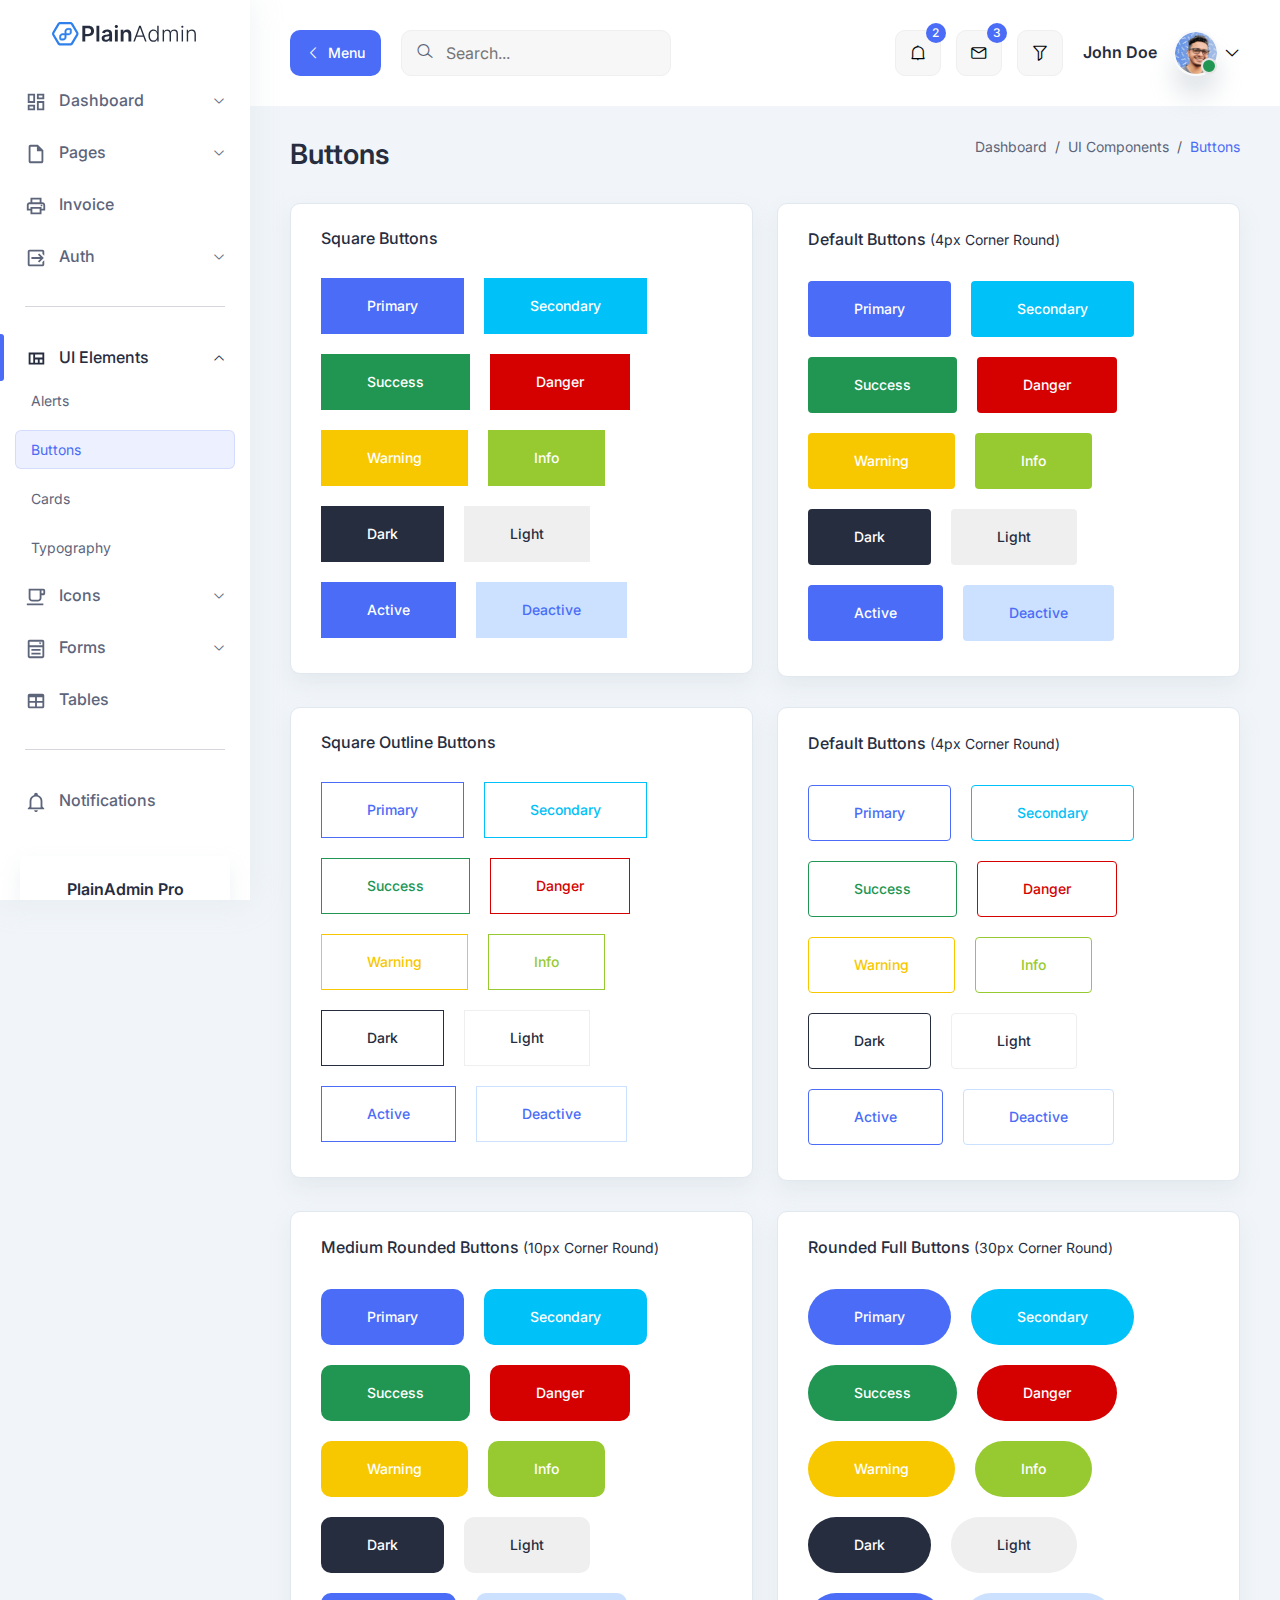
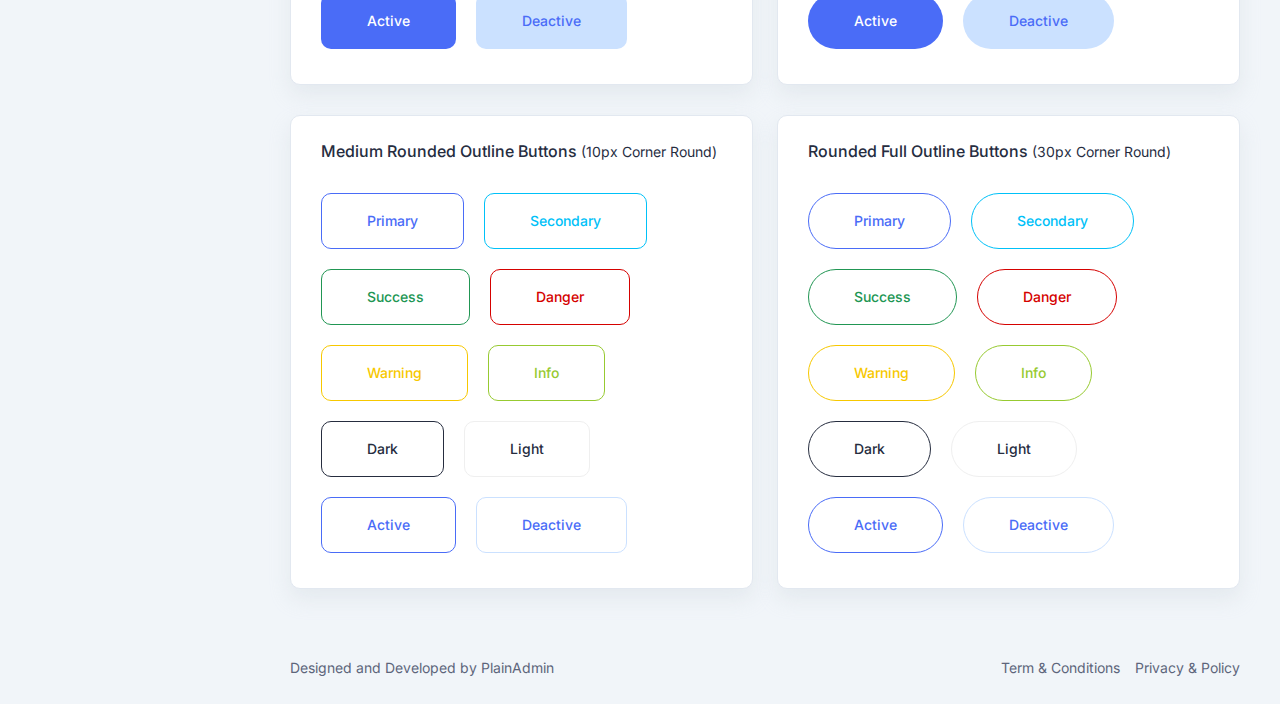
<file: Realta.Frontend/wwwroot/plain/buttons.html>
<!DOCTYPE html>
<html lang="en">
  <head>
    <meta charset="UTF-8" />
    <meta http-equiv="X-UA-Compatible" content="IE=edge" />
    <meta name="viewport" content="width=device-width, initial-scale=1.0" />
    <link
      rel="shortcut icon"
      href="assets/images/favicon.svg"
      type="image/x-icon"
    />
    <title>Button | PlainAdmin Demo</title>

    <!-- ========== All CSS files linkup ========= -->
    <link rel="stylesheet" href="assets/css/bootstrap.min.css" />
    <link rel="stylesheet" href="assets/css/lineicons.css" />
    <link rel="stylesheet" href="assets/css/materialdesignicons.min.css" />
    <link rel="stylesheet" href="assets/css/fullcalendar.css" />
    <link rel="stylesheet" href="assets/css/main.css" />
  </head>
  <body>
    <!-- ======== sidebar-nav start =========== -->
    <aside class="sidebar-nav-wrapper">
      <div class="navbar-logo">
        <a href="index.html">
          <img src="assets/images/logo/logo.svg" alt="logo" />
        </a>
      </div>
      <nav class="sidebar-nav">
        <ul>
          <li class="nav-item nav-item-has-children">
            <a
              href="#0"
              class="collapsed"
              data-bs-toggle="collapse"
              data-bs-target="#ddmenu_1"
              aria-controls="ddmenu_1"
              aria-expanded="false"
              aria-label="Toggle navigation"
            >
              <span class="icon">
                <svg width="22" height="22" viewBox="0 0 22 22">
                  <path
                    d="M17.4167 4.58333V6.41667H13.75V4.58333H17.4167ZM8.25 4.58333V10.0833H4.58333V4.58333H8.25ZM17.4167 11.9167V17.4167H13.75V11.9167H17.4167ZM8.25 15.5833V17.4167H4.58333V15.5833H8.25ZM19.25 2.75H11.9167V8.25H19.25V2.75ZM10.0833 2.75H2.75V11.9167H10.0833V2.75ZM19.25 10.0833H11.9167V19.25H19.25V10.0833ZM10.0833 13.75H2.75V19.25H10.0833V13.75Z"
                  />
                </svg>
              </span>
              <span class="text">Dashboard</span>
            </a>
            <ul id="ddmenu_1" class="collapse dropdown-nav">
              <li>
                <a href="index.html"> eCommerce </a>
              </li>
            </ul>
          </li>
          <li class="nav-item nav-item-has-children">
            <a
              href="#0"
              class="collapsed"
              data-bs-toggle="collapse"
              data-bs-target="#ddmenu_2"
              aria-controls="ddmenu_2"
              aria-expanded="false"
              aria-label="Toggle navigation"
            >
              <span class="icon">
                <svg
                  width="22"
                  height="22"
                  viewBox="0 0 22 22"
                  fill="none"
                  xmlns="http://www.w3.org/2000/svg"
                >
                  <path
                    d="M12.8334 1.83325H5.50008C5.01385 1.83325 4.54754 2.02641 4.20372 2.37022C3.8599 2.71404 3.66675 3.18036 3.66675 3.66659V18.3333C3.66675 18.8195 3.8599 19.2858 4.20372 19.6296C4.54754 19.9734 5.01385 20.1666 5.50008 20.1666H16.5001C16.9863 20.1666 17.4526 19.9734 17.7964 19.6296C18.1403 19.2858 18.3334 18.8195 18.3334 18.3333V7.33325L12.8334 1.83325ZM16.5001 18.3333H5.50008V3.66659H11.9167V8.24992H16.5001V18.3333Z"
                  />
                </svg>
              </span>
              <span class="text">Pages</span>
            </a>
            <ul id="ddmenu_2" class="collapse dropdown-nav">
              <li>
                <a href="settings.html"> Settings </a>
              </li>
              <li>
                <a href="blank-page.html"> Blank Page </a>
              </li>
            </ul>
          </li>
          <li class="nav-item">
            <a href="inv'">
              <span class="icon">
                <svg
                  width="22"
                  height="22"
                  viewBox="0 0 22 22"
                  fill="none"
                  xmlns="http://www.w3.org/2000/svg"
                >
                  <path
                    d="M17.4166 7.33333C18.9383 7.33333 20.1666 8.56167 20.1666 10.0833V15.5833H16.4999V19.25H5.49992V15.5833H1.83325V10.0833C1.83325 8.56167 3.06159 7.33333 4.58325 7.33333H5.49992V2.75H16.4999V7.33333H17.4166ZM7.33325 4.58333V7.33333H14.6666V4.58333H7.33325ZM14.6666 17.4167V13.75H7.33325V17.4167H14.6666ZM16.4999 13.75H18.3333V10.0833C18.3333 9.57917 17.9208 9.16667 17.4166 9.16667H4.58325C4.07909 9.16667 3.66659 9.57917 3.66659 10.0833V13.75H5.49992V11.9167H16.4999V13.75ZM17.4166 10.5417C17.4166 11.0458 17.0041 11.4583 16.4999 11.4583C15.9958 11.4583 15.5833 11.0458 15.5833 10.5417C15.5833 10.0375 15.9958 9.625 16.4999 9.625C17.0041 9.625 17.4166 10.0375 17.4166 10.5417Z"
                  />
                </svg>
              </span>
              <span class="text">Invoice</span>
            </a>
          </li>
          <li class="nav-item nav-item-has-children">
            <a
              href="#0"
              class="collapsed"
              data-bs-toggle="collapse"
              data-bs-target="#ddmenu_3"
              aria-controls="ddmenu_3"
              aria-expanded="false"
              aria-label="Toggle navigation"
            >
              <span class="icon">
                <svg
                  width="22"
                  height="22"
                  viewBox="0 0 22 22"
                  fill="none"
                  xmlns="http://www.w3.org/2000/svg"
                >
                  <path
                    d="M12.9067 14.2908L15.2808 11.9167H6.41667V10.0833H15.2808L12.9067 7.70917L14.2083 6.41667L18.7917 11L14.2083 15.5833L12.9067 14.2908ZM17.4167 2.75C17.9029 2.75 18.3692 2.94315 18.713 3.28697C19.0568 3.63079 19.25 4.0971 19.25 4.58333V8.86417L17.4167 7.03083V4.58333H4.58333V17.4167H17.4167V14.9692L19.25 13.1358V17.4167C19.25 17.9029 19.0568 18.3692 18.713 18.713C18.3692 19.0568 17.9029 19.25 17.4167 19.25H4.58333C3.56583 19.25 2.75 18.425 2.75 17.4167V4.58333C2.75 3.56583 3.56583 2.75 4.58333 2.75H17.4167Z"
                  />
                </svg>
              </span>
              <span class="text">Auth</span>
            </a>
            <ul id="ddmenu_3" class="collapse dropdown-nav">
              <li>
                <a href="signin.html"> Sign In </a>
              </li>
              <li>
                <a href="signup.html"> Sign Up </a>
              </li>
            </ul>
          </li>
          <span class="divider"><hr /></span>
          <li class="nav-item nav-item-has-children">
            <a
              href="#0"
              class=""
              data-bs-toggle="collapse"
              data-bs-target="#ddmenu_4"
              aria-controls="ddmenu_4"
              aria-expanded="true"
              aria-label="Toggle navigation"
            >
              <span class="icon">
                <svg
                  width="22"
                  height="22"
                  viewBox="0 0 22 22"
                  fill="none"
                  xmlns="http://www.w3.org/2000/svg"
                >
                  <path
                    d="M3.66675 4.58325V16.4999H19.2501V4.58325H3.66675ZM5.50008 14.6666V6.41659H8.25008V14.6666H5.50008ZM10.0834 14.6666V11.4583H12.8334V14.6666H10.0834ZM17.4167 14.6666H14.6667V11.4583H17.4167V14.6666ZM10.0834 9.62492V6.41659H17.4167V9.62492H10.0834Z"
                  />
                </svg>
              </span>
              <span class="text">UI Elements </span>
            </a>
            <ul id="ddmenu_4" class="collapsed show dropdown-nav">
              <li>
                <a href="alerts.html"> Alerts </a>
              </li>
              <li>
                <a href="buttons.html" class="active"> Buttons </a>
              </li>
              <li>
                <a href="cards.html"> Cards </a>
              </li>
              <li>
                <a href="typography.html"> Typography </a>
              </li>
            </ul>
          </li>
          <li class="nav-item nav-item-has-children">
            <a
              href="#0"
              class="collapsed"
              data-bs-toggle="collapse"
              data-bs-target="#ddmenu_55"
              aria-controls="ddmenu_55"
              aria-expanded="false"
              aria-label="Toggle navigation"
            >
              <span class="icon">
                <svg
                  width="22"
                  height="22"
                  viewBox="0 0 22 22"
                  fill="none"
                  xmlns="http://www.w3.org/2000/svg"
                >
                  <path
                    d="M1.83325 19.25V17.4167H18.3333V19.25H1.83325ZM18.3333 7.33333V4.58333H16.4999V7.33333H18.3333ZM18.3333 2.75C18.8195 2.75 19.2858 2.94315 19.6296 3.28697C19.9734 3.63079 20.1666 4.0971 20.1666 4.58333V7.33333C20.1666 7.81956 19.9734 8.28588 19.6296 8.6297C19.2858 8.97351 18.8195 9.16667 18.3333 9.16667H16.4999V11.9167C16.4999 12.8891 16.1136 13.8218 15.426 14.5094C14.7383 15.197 13.8057 15.5833 12.8333 15.5833H7.33325C6.36079 15.5833 5.42816 15.197 4.74053 14.5094C4.05289 13.8218 3.66659 12.8891 3.66659 11.9167V2.75H18.3333ZM14.6666 4.58333H5.49992V11.9167C5.49992 12.4029 5.69307 12.8692 6.03689 13.213C6.38071 13.5568 6.84702 13.75 7.33325 13.75H12.8333C13.3195 13.75 13.7858 13.5568 14.1296 13.213C14.4734 12.8692 14.6666 12.4029 14.6666 11.9167V4.58333Z"
                  />
                </svg>
              </span>
              <span class="text">Icons</span>
            </a>
            <ul id="ddmenu_55" class="collapse dropdown-nav">
              <li>
                <a href="icons.html"> LineIcons </a>
              </li>
              <li>
                <a href="mdi-icons.html"> MDI Icons </a>
              </li>
            </ul>
          </li>
          <li class="nav-item nav-item-has-children">
            <a
              href="#0"
              class="collapsed"
              data-bs-toggle="collapse"
              data-bs-target="#ddmenu_5"
              aria-controls="ddmenu_5"
              aria-expanded="false"
              aria-label="Toggle navigation"
            >
              <span class="icon">
                <svg
                  width="22"
                  height="22"
                  viewBox="0 0 22 22"
                  fill="none"
                  xmlns="http://www.w3.org/2000/svg"
                >
                  <path
                    d="M13.75 4.58325H16.5L15.125 6.41659L13.75 4.58325ZM4.58333 1.83325H17.4167C18.4342 1.83325 19.25 2.65825 19.25 3.66659V18.3333C19.25 19.3508 18.4342 20.1666 17.4167 20.1666H4.58333C3.575 20.1666 2.75 19.3508 2.75 18.3333V3.66659C2.75 2.65825 3.575 1.83325 4.58333 1.83325ZM4.58333 3.66659V7.33325H17.4167V3.66659H4.58333ZM4.58333 18.3333H17.4167V9.16659H4.58333V18.3333ZM6.41667 10.9999H15.5833V12.8333H6.41667V10.9999ZM6.41667 14.6666H15.5833V16.4999H6.41667V14.6666Z"
                  />
                </svg>
              </span>
              <span class="text"> Forms </span>
            </a>
            <ul id="ddmenu_5" class="collapse dropdown-nav">
              <li>
                <a href="form-elements.html"> Form Elements </a>
              </li>
            </ul>
          </li>
          <li class="nav-item">
            <a href="tables.html">
              <span class="icon">
                <svg
                  width="22"
                  height="22"
                  viewBox="0 0 22 22"
                  fill="none"
                  xmlns="http://www.w3.org/2000/svg"
                >
                  <path
                    d="M4.58333 3.66675H17.4167C17.9029 3.66675 18.3692 3.8599 18.713 4.20372C19.0568 4.54754 19.25 5.01385 19.25 5.50008V16.5001C19.25 16.9863 19.0568 17.4526 18.713 17.7964C18.3692 18.1403 17.9029 18.3334 17.4167 18.3334H4.58333C4.0971 18.3334 3.63079 18.1403 3.28697 17.7964C2.94315 17.4526 2.75 16.9863 2.75 16.5001V5.50008C2.75 5.01385 2.94315 4.54754 3.28697 4.20372C3.63079 3.8599 4.0971 3.66675 4.58333 3.66675ZM4.58333 7.33341V11.0001H10.0833V7.33341H4.58333ZM11.9167 7.33341V11.0001H17.4167V7.33341H11.9167ZM4.58333 12.8334V16.5001H10.0833V12.8334H4.58333ZM11.9167 12.8334V16.5001H17.4167V12.8334H11.9167Z"
                  />
                </svg>
              </span>
              <span class="text">Tables</span>
            </a>
          </li>
          <span class="divider"><hr /></span>

          <li class="nav-item">
            <a href="notification.html">
              <span class="icon">
                <svg
                  width="22"
                  height="22"
                  viewBox="0 0 22 22"
                  fill="none"
                  xmlns="http://www.w3.org/2000/svg"
                >
                  <path
                    d="M9.16667 19.25H12.8333C12.8333 20.2584 12.0083 21.0834 11 21.0834C9.99167 21.0834 9.16667 20.2584 9.16667 19.25ZM19.25 17.4167V18.3334H2.75V17.4167L4.58333 15.5834V10.0834C4.58333 7.24171 6.41667 4.76671 9.16667 3.94171V3.66671C9.16667 2.65837 9.99167 1.83337 11 1.83337C12.0083 1.83337 12.8333 2.65837 12.8333 3.66671V3.94171C15.5833 4.76671 17.4167 7.24171 17.4167 10.0834V15.5834L19.25 17.4167ZM15.5833 10.0834C15.5833 7.51671 13.5667 5.50004 11 5.50004C8.43333 5.50004 6.41667 7.51671 6.41667 10.0834V16.5H15.5833V10.0834Z"
                  />
                </svg>
              </span>
              <span class="text">Notifications</span>
            </a>
          </li>
        </ul>
      </nav>
      <div class="promo-box">
        <h3>PlainAdmin Pro</h3>
        <p>Get All Dashboards and 300+ UI Elements</p>
        <a
          href="https://plainadmin.com/pro"
          target="_blank"
          rel="nofollow"
          class="main-btn primary-btn btn-hover"
        >
          Purchase Now
        </a>
      </div>
    </aside>
    <div class="overlay"></div>
    <!-- ======== sidebar-nav end =========== -->

    <!-- ======== main-wrapper start =========== -->
    <main class="main-wrapper">
      <!-- ========== header start ========== -->
      <header class="header">
        <div class="container-fluid">
          <div class="row">
            <div class="col-lg-5 col-md-5 col-6">
              <div class="header-left d-flex align-items-center">
                <div class="menu-toggle-btn mr-20">
                  <button
                    id="menu-toggle"
                    class="main-btn primary-btn btn-hover"
                  >
                    <i class="lni lni-chevron-left me-2"></i> Menu
                  </button>
                </div>
                <div class="header-search d-none d-md-flex">
                  <form action="#">
                    <input type="text" placeholder="Search..." />
                    <button><i class="lni lni-search-alt"></i></button>
                  </form>
                </div>
              </div>
            </div>
            <div class="col-lg-7 col-md-7 col-6">
              <div class="header-right">
                <!-- notification start -->
                <div class="notification-box ml-15 d-none d-md-flex">
                  <button
                    class="dropdown-toggle"
                    type="button"
                    id="notification"
                    data-bs-toggle="dropdown"
                    aria-expanded="false"
                  >
                    <i class="lni lni-alarm"></i>
                    <span>2</span>
                  </button>
                  <ul
                    class="dropdown-menu dropdown-menu-end"
                    aria-labelledby="notification"
                  >
                    <li>
                      <a href="#0">
                        <div class="image">
                          <img src="assets/images/lead/lead-6.png" alt="" />
                        </div>
                        <div class="content">
                          <h6>
                            John Doe
                            <span class="text-regular">
                              comment on a product.
                            </span>
                          </h6>
                          <p>
                            Lorem ipsum dolor sit amet, consect etur adipiscing
                            elit Vivamus tortor.
                          </p>
                          <span>10 mins ago</span>
                        </div>
                      </a>
                    </li>
                    <li>
                      <a href="#0">
                        <div class="image">
                          <img src="assets/images/lead/lead-1.png" alt="" />
                        </div>
                        <div class="content">
                          <h6>
                            Jonathon
                            <span class="text-regular">
                              like on a product.
                            </span>
                          </h6>
                          <p>
                            Lorem ipsum dolor sit amet, consect etur adipiscing
                            elit Vivamus tortor.
                          </p>
                          <span>10 mins ago</span>
                        </div>
                      </a>
                    </li>
                  </ul>
                </div>
                <!-- notification end -->
                <!-- message start -->
                <div class="header-message-box ml-15 d-none d-md-flex">
                  <button
                    class="dropdown-toggle"
                    type="button"
                    id="message"
                    data-bs-toggle="dropdown"
                    aria-expanded="false"
                  >
                    <i class="lni lni-envelope"></i>
                    <span>3</span>
                  </button>
                  <ul
                    class="dropdown-menu dropdown-menu-end"
                    aria-labelledby="message"
                  >
                    <li>
                      <a href="#0">
                        <div class="image">
                          <img src="assets/images/lead/lead-5.png" alt="" />
                        </div>
                        <div class="content">
                          <h6>Jacob Jones</h6>
                          <p>Hey!I can across your profile and ...</p>
                          <span>10 mins ago</span>
                        </div>
                      </a>
                    </li>
                    <li>
                      <a href="#0">
                        <div class="image">
                          <img src="assets/images/lead/lead-3.png" alt="" />
                        </div>
                        <div class="content">
                          <h6>John Doe</h6>
                          <p>Would you mind please checking out</p>
                          <span>12 mins ago</span>
                        </div>
                      </a>
                    </li>
                    <li>
                      <a href="#0">
                        <div class="image">
                          <img src="assets/images/lead/lead-2.png" alt="" />
                        </div>
                        <div class="content">
                          <h6>Anee Lee</h6>
                          <p>Hey! are you available for freelance?</p>
                          <span>1h ago</span>
                        </div>
                      </a>
                    </li>
                  </ul>
                </div>
                <!-- message end -->
                <!-- filter start -->
                <div class="filter-box ml-15 d-none d-md-flex">
                  <button class="" type="button" id="filter">
                    <i class="lni lni-funnel"></i>
                  </button>
                </div>
                <!-- filter end -->
                <!-- profile start -->
                <div class="profile-box ml-15">
                  <button
                    class="dropdown-toggle bg-transparent border-0"
                    type="button"
                    id="profile"
                    data-bs-toggle="dropdown"
                    aria-expanded="false"
                  >
                    <div class="profile-info">
                      <div class="info">
                        <h6>John Doe</h6>
                        <div class="image">
                          <img
                            src="assets/images/profile/profile-image.png"
                            alt=""
                          />
                          <span class="status"></span>
                        </div>
                      </div>
                    </div>
                    <i class="lni lni-chevron-down"></i>
                  </button>
                  <ul
                    class="dropdown-menu dropdown-menu-end"
                    aria-labelledby="profile"
                  >
                    <li>
                      <a href="#0">
                        <i class="lni lni-user"></i> View Profile
                      </a>
                    </li>
                    <li>
                      <a href="#0">
                        <i class="lni lni-alarm"></i> Notifications
                      </a>
                    </li>
                    <li>
                      <a href="#0"> <i class="lni lni-inbox"></i> Messages </a>
                    </li>
                    <li>
                      <a href="#0"> <i class="lni lni-cog"></i> Settings </a>
                    </li>
                    <li>
                      <a href="#0"> <i class="lni lni-exit"></i> Sign Out </a>
                    </li>
                  </ul>
                </div>
                <!-- profile end -->
              </div>
            </div>
          </div>
        </div>
      </header>
      <!-- ========== header end ========== -->

      <!-- ========== button components start ========== -->
      <section class="button-components">
        <div class="container-fluid">
          <!-- ========== title-wrapper start ========== -->
          <div class="title-wrapper pt-30">
            <div class="row align-items-center">
              <div class="col-md-6">
                <div class="title mb-30">
                  <h2>Buttons</h2>
                </div>
              </div>
              <!-- end col -->
              <div class="col-md-6">
                <div class="breadcrumb-wrapper mb-30">
                  <nav aria-label="breadcrumb">
                    <ol class="breadcrumb">
                      <li class="breadcrumb-item">
                        <a href="#0">Dashboard</a>
                      </li>
                      <li class="breadcrumb-item">
                        <a href="#0">UI Components</a>
                      </li>
                      <li class="breadcrumb-item active" aria-current="page">
                        Buttons
                      </li>
                    </ol>
                  </nav>
                </div>
              </div>
              <!-- end col -->
            </div>
            <!-- end row -->
          </div>
          <!-- ========== title-wrapper end ========== -->

          <!-- ========== button-cards-wrapper start ========== -->
          <div class="buttons-cards-wrapper">
            <div class="row">
              <div class="col-lg-6">
                <div class="card-style mb-30">
                  <h5 class="text-medium mb-20">Square Buttons</h5>
                  <ul class="buttons-group">
                    <li>
                      <a
                        href="#0"
                        class="main-btn primary-btn square-btn btn-hover"
                        >Primary</a
                      >
                    </li>
                    <li>
                      <a
                        href="#0"
                        class="main-btn secondary-btn square-btn btn-hover"
                        >Secondary</a
                      >
                    </li>
                    <li>
                      <a
                        href="#0"
                        class="main-btn success-btn square-btn btn-hover"
                        >Success</a
                      >
                    </li>
                    <li>
                      <a
                        href="#0"
                        class="main-btn danger-btn square-btn btn-hover"
                        >Danger</a
                      >
                    </li>
                    <li>
                      <a
                        href="#0"
                        class="main-btn warning-btn square-btn btn-hover"
                        >Warning</a
                      >
                    </li>
                    <li>
                      <a
                        href="#0"
                        class="main-btn info-btn square-btn btn-hover"
                        >Info</a
                      >
                    </li>
                    <li>
                      <a
                        href="#0"
                        class="main-btn dark-btn square-btn btn-hover"
                        >Dark</a
                      >
                    </li>
                    <li>
                      <a
                        href="#0"
                        class="main-btn light-btn square-btn btn-hover"
                        >Light</a
                      >
                    </li>
                    <li>
                      <a
                        href="#0"
                        class="main-btn active-btn square-btn btn-hover"
                        >Active</a
                      >
                    </li>
                    <li>
                      <a
                        href="#0"
                        class="main-btn deactive-btn square-btn btn-hover"
                        >Deactive</a
                      >
                    </li>
                  </ul>
                </div>
                <!-- end card -->
              </div>
              <!-- end col -->
              <div class="col-lg-6">
                <div class="card-style mb-30">
                  <h5 class="text-medium mb-20">
                    Default Buttons
                    <span class="text-sm text-regular">(4px Corner Round)</span>
                  </h5>
                  <ul class="buttons-group">
                    <li>
                      <a href="#0" class="main-btn primary-btn btn-hover"
                        >Primary</a
                      >
                    </li>
                    <li>
                      <a href="#0" class="main-btn secondary-btn btn-hover"
                        >Secondary</a
                      >
                    </li>
                    <li>
                      <a href="#0" class="main-btn success-btn btn-hover"
                        >Success</a
                      >
                    </li>
                    <li>
                      <a href="#0" class="main-btn danger-btn btn-hover"
                        >Danger</a
                      >
                    </li>
                    <li>
                      <a href="#0" class="main-btn warning-btn btn-hover"
                        >Warning</a
                      >
                    </li>
                    <li>
                      <a href="#0" class="main-btn info-btn btn-hover">Info</a>
                    </li>
                    <li>
                      <a href="#0" class="main-btn dark-btn btn-hover">Dark</a>
                    </li>
                    <li>
                      <a href="#0" class="main-btn light-btn btn-hover"
                        >Light</a
                      >
                    </li>
                    <li>
                      <a href="#0" class="main-btn active-btn btn-hover"
                        >Active</a
                      >
                    </li>
                    <li>
                      <a href="#0" class="main-btn deactive-btn btn-hover"
                        >Deactive</a
                      >
                    </li>
                  </ul>
                </div>
                <!-- end card -->
              </div>
              <!-- end col -->
              <div class="col-lg-6">
                <div class="card-style mb-30">
                  <h5 class="text-medium mb-20">Square Outline Buttons</h5>
                  <ul class="buttons-group">
                    <li>
                      <a
                        href="#0"
                        class="
                          main-btn
                          primary-btn-outline
                          square-btn
                          btn-hover
                        "
                        >Primary</a
                      >
                    </li>
                    <li>
                      <a
                        href="#0"
                        class="
                          main-btn
                          secondary-btn-outline
                          square-btn
                          btn-hover
                        "
                        >Secondary</a
                      >
                    </li>
                    <li>
                      <a
                        href="#0"
                        class="
                          main-btn
                          success-btn-outline
                          square-btn
                          btn-hover
                        "
                        >Success</a
                      >
                    </li>
                    <li>
                      <a
                        href="#0"
                        class="main-btn danger-btn-outline square-btn btn-hover"
                        >Danger</a
                      >
                    </li>
                    <li>
                      <a
                        href="#0"
                        class="
                          main-btn
                          warning-btn-outline
                          square-btn
                          btn-hover
                        "
                        >Warning</a
                      >
                    </li>
                    <li>
                      <a
                        href="#0"
                        class="main-btn info-btn-outline square-btn btn-hover"
                        >Info</a
                      >
                    </li>
                    <li>
                      <a
                        href="#0"
                        class="main-btn dark-btn-outline square-btn btn-hover"
                        >Dark</a
                      >
                    </li>
                    <li>
                      <a
                        href="#0"
                        class="main-btn light-btn-outline square-btn btn-hover"
                        >Light</a
                      >
                    </li>
                    <li>
                      <a
                        href="#0"
                        class="main-btn active-btn-outline square-btn btn-hover"
                        >Active</a
                      >
                    </li>
                    <li>
                      <a
                        href="#0"
                        class="
                          main-btn
                          deactive-btn-outline
                          square-btn
                          btn-hover
                        "
                        >Deactive</a
                      >
                    </li>
                  </ul>
                </div>
                <!-- end card -->
              </div>
              <!-- end col -->
              <div class="col-lg-6">
                <div class="card-style mb-30">
                  <h5 class="text-medium mb-20">
                    Default Buttons
                    <span class="text-sm text-regular">(4px Corner Round)</span>
                  </h5>
                  <ul class="buttons-group">
                    <li>
                      <a
                        href="#0"
                        class="main-btn primary-btn-outline btn-hover"
                        >Primary</a
                      >
                    </li>
                    <li>
                      <a
                        href="#0"
                        class="main-btn secondary-btn-outline btn-hover"
                        >Secondary</a
                      >
                    </li>
                    <li>
                      <a
                        href="#0"
                        class="main-btn success-btn-outline btn-hover"
                        >Success</a
                      >
                    </li>
                    <li>
                      <a href="#0" class="main-btn danger-btn-outline btn-hover"
                        >Danger</a
                      >
                    </li>
                    <li>
                      <a
                        href="#0"
                        class="main-btn warning-btn-outline btn-hover"
                        >Warning</a
                      >
                    </li>
                    <li>
                      <a href="#0" class="main-btn info-btn-outline btn-hover"
                        >Info</a
                      >
                    </li>
                    <li>
                      <a href="#0" class="main-btn dark-btn-outline btn-hover"
                        >Dark</a
                      >
                    </li>
                    <li>
                      <a href="#0" class="main-btn light-btn-outline btn-hover"
                        >Light</a
                      >
                    </li>
                    <li>
                      <a href="#0" class="main-btn active-btn-outline btn-hover"
                        >Active</a
                      >
                    </li>
                    <li>
                      <a
                        href="#0"
                        class="main-btn deactive-btn-outline btn-hover"
                        >Deactive</a
                      >
                    </li>
                  </ul>
                </div>
                <!-- end card -->
              </div>
              <!-- end col -->
              <div class="col-lg-6">
                <div class="card-style mb-30">
                  <h5 class="text-medium mb-20">
                    Medium Rounded Buttons
                    <span class="text-sm text-regular">
                      (10px Corner Round)
                    </span>
                  </h5>
                  <ul class="buttons-group">
                    <li>
                      <a
                        href="#0"
                        class="main-btn primary-btn rounded-md btn-hover"
                        >Primary</a
                      >
                    </li>
                    <li>
                      <a
                        href="#0"
                        class="main-btn secondary-btn rounded-md btn-hover"
                        >Secondary</a
                      >
                    </li>
                    <li>
                      <a
                        href="#0"
                        class="main-btn success-btn rounded-md btn-hover"
                        >Success</a
                      >
                    </li>
                    <li>
                      <a
                        href="#0"
                        class="main-btn danger-btn rounded-md btn-hover"
                        >Danger</a
                      >
                    </li>
                    <li>
                      <a
                        href="#0"
                        class="main-btn warning-btn rounded-md btn-hover"
                        >Warning</a
                      >
                    </li>
                    <li>
                      <a
                        href="#0"
                        class="main-btn info-btn rounded-md btn-hover"
                        >Info</a
                      >
                    </li>
                    <li>
                      <a
                        href="#0"
                        class="main-btn dark-btn rounded-md btn-hover"
                        >Dark</a
                      >
                    </li>
                    <li>
                      <a
                        href="#0"
                        class="main-btn light-btn rounded-md btn-hover"
                        >Light</a
                      >
                    </li>
                    <li>
                      <a
                        href="#0"
                        class="main-btn active-btn rounded-md btn-hover"
                        >Active</a
                      >
                    </li>
                    <li>
                      <a
                        href="#0"
                        class="main-btn deactive-btn rounded-md btn-hover"
                        >Deactive</a
                      >
                    </li>
                  </ul>
                </div>
                <!-- end card -->
              </div>
              <!-- end col -->
              <div class="col-lg-6">
                <div class="card-style mb-30">
                  <h5 class="text-medium mb-20">
                    Rounded Full Buttons
                    <span class="text-sm text-regular"
                      >(30px Corner Round)</span
                    >
                  </h5>
                  <ul class="buttons-group">
                    <li>
                      <a
                        href="#0"
                        class="main-btn primary-btn rounded-full btn-hover"
                        >Primary</a
                      >
                    </li>
                    <li>
                      <a
                        href="#0"
                        class="main-btn secondary-btn rounded-full btn-hover"
                        >Secondary</a
                      >
                    </li>
                    <li>
                      <a
                        href="#0"
                        class="main-btn success-btn rounded-full btn-hover"
                        >Success</a
                      >
                    </li>
                    <li>
                      <a
                        href="#0"
                        class="main-btn danger-btn rounded-full btn-hover"
                        >Danger</a
                      >
                    </li>
                    <li>
                      <a
                        href="#0"
                        class="main-btn warning-btn rounded-full btn-hover"
                        >Warning</a
                      >
                    </li>
                    <li>
                      <a
                        href="#0"
                        class="main-btn info-btn rounded-full btn-hover"
                        >Info</a
                      >
                    </li>
                    <li>
                      <a
                        href="#0"
                        class="main-btn dark-btn rounded-full btn-hover"
                        >Dark</a
                      >
                    </li>
                    <li>
                      <a
                        href="#0"
                        class="main-btn light-btn rounded-full btn-hover"
                        >Light</a
                      >
                    </li>
                    <li>
                      <a
                        href="#0"
                        class="main-btn active-btn rounded-full btn-hover"
                        >Active</a
                      >
                    </li>
                    <li>
                      <a
                        href="#0"
                        class="main-btn deactive-btn rounded-full btn-hover"
                        >Deactive</a
                      >
                    </li>
                  </ul>
                </div>
                <!-- end card -->
              </div>
              <!-- end col -->
              <div class="col-lg-6">
                <div class="card-style mb-30">
                  <h5 class="text-medium mb-20">
                    Medium Rounded Outline Buttons
                    <span class="text-sm text-regular">
                      (10px Corner Round)
                    </span>
                  </h5>
                  <ul class="buttons-group">
                    <li>
                      <a
                        href="#0"
                        class="
                          main-btn
                          primary-btn-outline
                          rounded-md
                          btn-hover
                        "
                        >Primary</a
                      >
                    </li>
                    <li>
                      <a
                        href="#0"
                        class="
                          main-btn
                          secondary-btn-outline
                          rounded-md
                          btn-hover
                        "
                        >Secondary</a
                      >
                    </li>
                    <li>
                      <a
                        href="#0"
                        class="
                          main-btn
                          success-btn-outline
                          rounded-md
                          btn-hover
                        "
                        >Success</a
                      >
                    </li>
                    <li>
                      <a
                        href="#0"
                        class="main-btn danger-btn-outline rounded-md btn-hover"
                        >Danger</a
                      >
                    </li>
                    <li>
                      <a
                        href="#0"
                        class="
                          main-btn
                          warning-btn-outline
                          rounded-md
                          btn-hover
                        "
                        >Warning</a
                      >
                    </li>
                    <li>
                      <a
                        href="#0"
                        class="main-btn info-btn-outline rounded-md btn-hover"
                        >Info</a
                      >
                    </li>
                    <li>
                      <a
                        href="#0"
                        class="main-btn dark-btn-outline rounded-md btn-hover"
                        >Dark</a
                      >
                    </li>
                    <li>
                      <a
                        href="#0"
                        class="main-btn light-btn-outline rounded-md btn-hover"
                        >Light</a
                      >
                    </li>
                    <li>
                      <a
                        href="#0"
                        class="main-btn active-btn-outline rounded-md btn-hover"
                        >Active</a
                      >
                    </li>
                    <li>
                      <a
                        href="#0"
                        class="
                          main-btn
                          deactive-btn-outline
                          rounded-md
                          btn-hover
                        "
                        >Deactive</a
                      >
                    </li>
                  </ul>
                </div>
                <!-- end card -->
              </div>
              <!-- end col -->
              <div class="col-lg-6">
                <div class="card-style mb-30">
                  <h5 class="text-medium mb-20">
                    Rounded Full Outline Buttons
                    <span class="text-sm text-regular"
                      >(30px Corner Round)</span
                    >
                  </h5>
                  <ul class="buttons-group">
                    <li>
                      <a
                        href="#0"
                        class="
                          main-btn
                          primary-btn-outline
                          rounded-full
                          btn-hover
                        "
                        >Primary</a
                      >
                    </li>
                    <li>
                      <a
                        href="#0"
                        class="
                          main-btn
                          secondary-btn-outline
                          rounded-full
                          btn-hover
                        "
                        >Secondary</a
                      >
                    </li>
                    <li>
                      <a
                        href="#0"
                        class="
                          main-btn
                          success-btn-outline
                          rounded-full
                          btn-hover
                        "
                        >Success</a
                      >
                    </li>
                    <li>
                      <a
                        href="#0"
                        class="
                          main-btn
                          danger-btn-outline
                          rounded-full
                          btn-hover
                        "
                        >Danger</a
                      >
                    </li>
                    <li>
                      <a
                        href="#0"
                        class="
                          main-btn
                          warning-btn-outline
                          rounded-full
                          btn-hover
                        "
                        >Warning</a
                      >
                    </li>
                    <li>
                      <a
                        href="#0"
                        class="main-btn info-btn-outline rounded-full btn-hover"
                        >Info</a
                      >
                    </li>
                    <li>
                      <a
                        href="#0"
                        class="main-btn dark-btn-outline rounded-full btn-hover"
                        >Dark</a
                      >
                    </li>
                    <li>
                      <a
                        href="#0"
                        class="
                          main-btn
                          light-btn-outline
                          rounded-full
                          btn-hover
                        "
                        >Light</a
                      >
                    </li>
                    <li>
                      <a
                        href="#0"
                        class="
                          main-btn
                          active-btn-outline
                          rounded-full
                          btn-hover
                        "
                        >Active</a
                      >
                    </li>
                    <li>
                      <a
                        href="#0"
                        class="
                          main-btn
                          deactive-btn-outline
                          rounded-full
                          btn-hover
                        "
                        >Deactive</a
                      >
                    </li>
                  </ul>
                </div>
                <!-- end card -->
              </div>
              <!-- end col -->
            </div>
            <!-- end row -->
          </div>
          <!-- ========== button-cards-wrapper end ========== -->
        </div>
        <!-- end container -->
      </section>
      <!-- ========== button components end ========== -->

      <!-- ========== footer start =========== -->
      <footer class="footer">
        <div class="container-fluid">
          <div class="row">
            <div class="col-md-6 order-last order-md-first">
              <div class="copyright text-center text-md-start">
                <p class="text-sm">
                  Designed and Developed by
                  <a
                    href="https://plainadmin.com"
                    rel="nofollow"
                    target="_blank"
                  >
                    PlainAdmin
                  </a>
                </p>
              </div>
            </div>
            <!-- end col-->
            <div class="col-md-6">
              <div
                class="
                  terms
                  d-flex
                  justify-content-center justify-content-md-end
                "
              >
                <a href="#0" class="text-sm">Term & Conditions</a>
                <a href="#0" class="text-sm ml-15">Privacy & Policy</a>
              </div>
            </div>
          </div>
          <!-- end row -->
        </div>
        <!-- end container -->
      </footer>
      <!-- ========== footer end =========== -->
    </main>
    <!-- ======== main-wrapper end =========== -->

    <!-- ========= All Javascript files linkup ======== -->
    <script src="assets/js/bootstrap.bundle.min.js"></script>
    <script src="assets/js/Chart.min.js"></script>
    <script src="assets/js/dynamic-pie-chart.js"></script>
    <script src="assets/js/moment.min.js"></script>
    <script src="assets/js/fullcalendar.js"></script>
    <script src="assets/js/jvectormap.min.js"></script>
    <script src="assets/js/world-merc.js"></script>
    <script src="assets/js/polyfill.js"></script>
    <script src="assets/js/main.js"></script>
  </body>
</html>
</file>
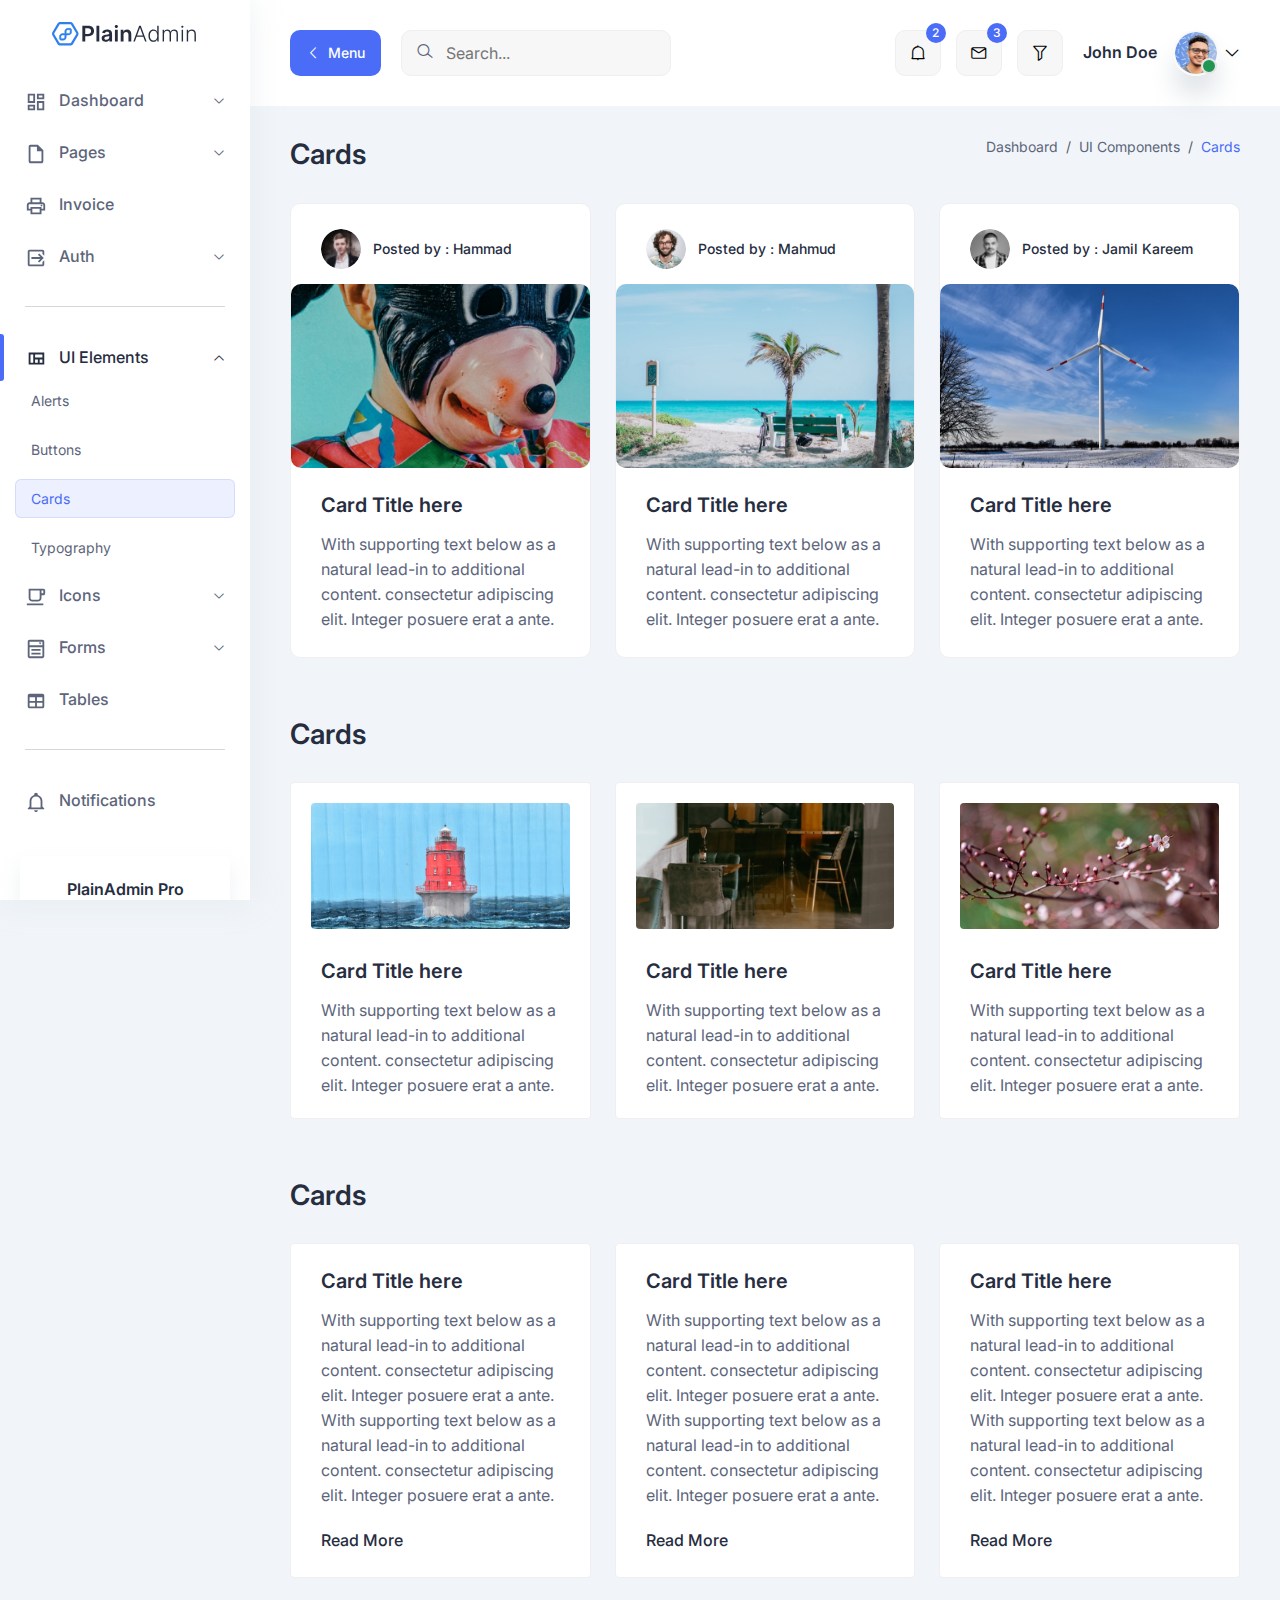
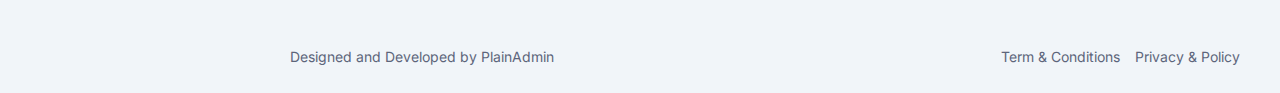
<file: Realta.Frontend/wwwroot/plain/cards.html>
<!DOCTYPE html>
<html lang="en">
  <head>
    <meta charset="UTF-8" />
    <meta http-equiv="X-UA-Compatible" content="IE=edge" />
    <meta name="viewport" content="width=device-width, initial-scale=1.0" />
    <link
      rel="shortcut icon"
      href="assets/images/favicon.svg"
      type="image/x-icon"
    />
    <title>Cards | PlainAdmin Demo</title>

    <!-- ========== All CSS files linkup ========= -->
    <link rel="stylesheet" href="assets/css/bootstrap.min.css" />
    <link rel="stylesheet" href="assets/css/lineicons.css" />
    <link rel="stylesheet" href="assets/css/materialdesignicons.min.css" />
    <link rel="stylesheet" href="assets/css/fullcalendar.css" />
    <link rel="stylesheet" href="assets/css/main.css" />
  </head>
  <body>
    <!-- ======== sidebar-nav start =========== -->
    <aside class="sidebar-nav-wrapper">
      <div class="navbar-logo">
        <a href="index.html">
          <img src="assets/images/logo/logo.svg" alt="logo" />
        </a>
      </div>
      <nav class="sidebar-nav">
        <ul>
          <li class="nav-item nav-item-has-children">
            <a
              href="#0"
              class="collapsed"
              data-bs-toggle="collapse"
              data-bs-target="#ddmenu_1"
              aria-controls="ddmenu_1"
              aria-expanded="false"
              aria-label="Toggle navigation"
            >
              <span class="icon">
                <svg width="22" height="22" viewBox="0 0 22 22">
                  <path
                    d="M17.4167 4.58333V6.41667H13.75V4.58333H17.4167ZM8.25 4.58333V10.0833H4.58333V4.58333H8.25ZM17.4167 11.9167V17.4167H13.75V11.9167H17.4167ZM8.25 15.5833V17.4167H4.58333V15.5833H8.25ZM19.25 2.75H11.9167V8.25H19.25V2.75ZM10.0833 2.75H2.75V11.9167H10.0833V2.75ZM19.25 10.0833H11.9167V19.25H19.25V10.0833ZM10.0833 13.75H2.75V19.25H10.0833V13.75Z"
                  />
                </svg>
              </span>
              <span class="text">Dashboard</span>
            </a>
            <ul id="ddmenu_1" class="collapse dropdown-nav">
              <li>
                <a href="index.html"> eCommerce </a>
              </li>
            </ul>
          </li>
          <li class="nav-item nav-item-has-children">
            <a
              href="#0"
              class="collapsed"
              data-bs-toggle="collapse"
              data-bs-target="#ddmenu_2"
              aria-controls="ddmenu_2"
              aria-expanded="false"
              aria-label="Toggle navigation"
            >
              <span class="icon">
                <svg
                  width="22"
                  height="22"
                  viewBox="0 0 22 22"
                  fill="none"
                  xmlns="http://www.w3.org/2000/svg"
                >
                  <path
                    d="M12.8334 1.83325H5.50008C5.01385 1.83325 4.54754 2.02641 4.20372 2.37022C3.8599 2.71404 3.66675 3.18036 3.66675 3.66659V18.3333C3.66675 18.8195 3.8599 19.2858 4.20372 19.6296C4.54754 19.9734 5.01385 20.1666 5.50008 20.1666H16.5001C16.9863 20.1666 17.4526 19.9734 17.7964 19.6296C18.1403 19.2858 18.3334 18.8195 18.3334 18.3333V7.33325L12.8334 1.83325ZM16.5001 18.3333H5.50008V3.66659H11.9167V8.24992H16.5001V18.3333Z"
                  />
                </svg>
              </span>
              <span class="text">Pages</span>
            </a>
            <ul id="ddmenu_2" class="collapse dropdown-nav">
              <li>
                <a href="settings.html"> Settings </a>
              </li>
              <li>
                <a href="blank-page.html"> Blank Page </a>
              </li>
            </ul>
          </li>
          <li class="nav-item">
            <a href="inv'">
              <span class="icon">
                <svg
                  width="22"
                  height="22"
                  viewBox="0 0 22 22"
                  fill="none"
                  xmlns="http://www.w3.org/2000/svg"
                >
                  <path
                    d="M17.4166 7.33333C18.9383 7.33333 20.1666 8.56167 20.1666 10.0833V15.5833H16.4999V19.25H5.49992V15.5833H1.83325V10.0833C1.83325 8.56167 3.06159 7.33333 4.58325 7.33333H5.49992V2.75H16.4999V7.33333H17.4166ZM7.33325 4.58333V7.33333H14.6666V4.58333H7.33325ZM14.6666 17.4167V13.75H7.33325V17.4167H14.6666ZM16.4999 13.75H18.3333V10.0833C18.3333 9.57917 17.9208 9.16667 17.4166 9.16667H4.58325C4.07909 9.16667 3.66659 9.57917 3.66659 10.0833V13.75H5.49992V11.9167H16.4999V13.75ZM17.4166 10.5417C17.4166 11.0458 17.0041 11.4583 16.4999 11.4583C15.9958 11.4583 15.5833 11.0458 15.5833 10.5417C15.5833 10.0375 15.9958 9.625 16.4999 9.625C17.0041 9.625 17.4166 10.0375 17.4166 10.5417Z"
                  />
                </svg>
              </span>
              <span class="text">Invoice</span>
            </a>
          </li>
          <li class="nav-item nav-item-has-children">
            <a
              href="#0"
              class="collapsed"
              data-bs-toggle="collapse"
              data-bs-target="#ddmenu_3"
              aria-controls="ddmenu_3"
              aria-expanded="false"
              aria-label="Toggle navigation"
            >
              <span class="icon">
                <svg
                  width="22"
                  height="22"
                  viewBox="0 0 22 22"
                  fill="none"
                  xmlns="http://www.w3.org/2000/svg"
                >
                  <path
                    d="M12.9067 14.2908L15.2808 11.9167H6.41667V10.0833H15.2808L12.9067 7.70917L14.2083 6.41667L18.7917 11L14.2083 15.5833L12.9067 14.2908ZM17.4167 2.75C17.9029 2.75 18.3692 2.94315 18.713 3.28697C19.0568 3.63079 19.25 4.0971 19.25 4.58333V8.86417L17.4167 7.03083V4.58333H4.58333V17.4167H17.4167V14.9692L19.25 13.1358V17.4167C19.25 17.9029 19.0568 18.3692 18.713 18.713C18.3692 19.0568 17.9029 19.25 17.4167 19.25H4.58333C3.56583 19.25 2.75 18.425 2.75 17.4167V4.58333C2.75 3.56583 3.56583 2.75 4.58333 2.75H17.4167Z"
                  />
                </svg>
              </span>
              <span class="text">Auth</span>
            </a>
            <ul id="ddmenu_3" class="collapse dropdown-nav">
              <li>
                <a href="signin.html"> Sign In </a>
              </li>
              <li>
                <a href="signup.html"> Sign Up </a>
              </li>
            </ul>
          </li>
          <span class="divider"><hr /></span>
          <li class="nav-item nav-item-has-children">
            <a
              href="#0"
              class=""
              data-bs-toggle="collapse"
              data-bs-target="#ddmenu_4"
              aria-controls="ddmenu_4"
              aria-expanded="true"
              aria-label="Toggle navigation"
            >
              <span class="icon">
                <svg
                  width="22"
                  height="22"
                  viewBox="0 0 22 22"
                  fill="none"
                  xmlns="http://www.w3.org/2000/svg"
                >
                  <path
                    d="M3.66675 4.58325V16.4999H19.2501V4.58325H3.66675ZM5.50008 14.6666V6.41659H8.25008V14.6666H5.50008ZM10.0834 14.6666V11.4583H12.8334V14.6666H10.0834ZM17.4167 14.6666H14.6667V11.4583H17.4167V14.6666ZM10.0834 9.62492V6.41659H17.4167V9.62492H10.0834Z"
                  />
                </svg>
              </span>
              <span class="text">UI Elements </span>
            </a>
            <ul id="ddmenu_4" class="collapsed show dropdown-nav">
              <li>
                <a href="alerts.html"> Alerts </a>
              </li>
              <li>
                <a href="buttons.html"> Buttons </a>
              </li>
              <li>
                <a href="cards.html" class="active"> Cards </a>
              </li>
              <li>
                <a href="typography.html"> Typography </a>
              </li>
            </ul>
          </li>
          <li class="nav-item nav-item-has-children">
            <a
              href="#0"
              class="collapsed"
              data-bs-toggle="collapse"
              data-bs-target="#ddmenu_55"
              aria-controls="ddmenu_55"
              aria-expanded="false"
              aria-label="Toggle navigation"
            >
              <span class="icon">
                <svg
                  width="22"
                  height="22"
                  viewBox="0 0 22 22"
                  fill="none"
                  xmlns="http://www.w3.org/2000/svg"
                >
                  <path
                    d="M1.83325 19.25V17.4167H18.3333V19.25H1.83325ZM18.3333 7.33333V4.58333H16.4999V7.33333H18.3333ZM18.3333 2.75C18.8195 2.75 19.2858 2.94315 19.6296 3.28697C19.9734 3.63079 20.1666 4.0971 20.1666 4.58333V7.33333C20.1666 7.81956 19.9734 8.28588 19.6296 8.6297C19.2858 8.97351 18.8195 9.16667 18.3333 9.16667H16.4999V11.9167C16.4999 12.8891 16.1136 13.8218 15.426 14.5094C14.7383 15.197 13.8057 15.5833 12.8333 15.5833H7.33325C6.36079 15.5833 5.42816 15.197 4.74053 14.5094C4.05289 13.8218 3.66659 12.8891 3.66659 11.9167V2.75H18.3333ZM14.6666 4.58333H5.49992V11.9167C5.49992 12.4029 5.69307 12.8692 6.03689 13.213C6.38071 13.5568 6.84702 13.75 7.33325 13.75H12.8333C13.3195 13.75 13.7858 13.5568 14.1296 13.213C14.4734 12.8692 14.6666 12.4029 14.6666 11.9167V4.58333Z"
                  />
                </svg>
              </span>
              <span class="text">Icons</span>
            </a>
            <ul id="ddmenu_55" class="collapse dropdown-nav">
              <li>
                <a href="icons.html"> LineIcons </a>
              </li>
              <li>
                <a href="mdi-icons.html"> MDI Icons </a>
              </li>
            </ul>
          </li>
          <li class="nav-item nav-item-has-children">
            <a
              href="#0"
              class="collapsed"
              data-bs-toggle="collapse"
              data-bs-target="#ddmenu_5"
              aria-controls="ddmenu_5"
              aria-expanded="false"
              aria-label="Toggle navigation"
            >
              <span class="icon">
                <svg
                  width="22"
                  height="22"
                  viewBox="0 0 22 22"
                  fill="none"
                  xmlns="http://www.w3.org/2000/svg"
                >
                  <path
                    d="M13.75 4.58325H16.5L15.125 6.41659L13.75 4.58325ZM4.58333 1.83325H17.4167C18.4342 1.83325 19.25 2.65825 19.25 3.66659V18.3333C19.25 19.3508 18.4342 20.1666 17.4167 20.1666H4.58333C3.575 20.1666 2.75 19.3508 2.75 18.3333V3.66659C2.75 2.65825 3.575 1.83325 4.58333 1.83325ZM4.58333 3.66659V7.33325H17.4167V3.66659H4.58333ZM4.58333 18.3333H17.4167V9.16659H4.58333V18.3333ZM6.41667 10.9999H15.5833V12.8333H6.41667V10.9999ZM6.41667 14.6666H15.5833V16.4999H6.41667V14.6666Z"
                  />
                </svg>
              </span>
              <span class="text"> Forms </span>
            </a>
            <ul id="ddmenu_5" class="collapse dropdown-nav">
              <li>
                <a href="form-elements.html"> Form Elements </a>
              </li>
            </ul>
          </li>
          <li class="nav-item">
            <a href="tables.html">
              <span class="icon">
                <svg
                  width="22"
                  height="22"
                  viewBox="0 0 22 22"
                  fill="none"
                  xmlns="http://www.w3.org/2000/svg"
                >
                  <path
                    d="M4.58333 3.66675H17.4167C17.9029 3.66675 18.3692 3.8599 18.713 4.20372C19.0568 4.54754 19.25 5.01385 19.25 5.50008V16.5001C19.25 16.9863 19.0568 17.4526 18.713 17.7964C18.3692 18.1403 17.9029 18.3334 17.4167 18.3334H4.58333C4.0971 18.3334 3.63079 18.1403 3.28697 17.7964C2.94315 17.4526 2.75 16.9863 2.75 16.5001V5.50008C2.75 5.01385 2.94315 4.54754 3.28697 4.20372C3.63079 3.8599 4.0971 3.66675 4.58333 3.66675ZM4.58333 7.33341V11.0001H10.0833V7.33341H4.58333ZM11.9167 7.33341V11.0001H17.4167V7.33341H11.9167ZM4.58333 12.8334V16.5001H10.0833V12.8334H4.58333ZM11.9167 12.8334V16.5001H17.4167V12.8334H11.9167Z"
                  />
                </svg>
              </span>
              <span class="text">Tables</span>
            </a>
          </li>
          <span class="divider"><hr /></span>

          <li class="nav-item">
            <a href="notification.html">
              <span class="icon">
                <svg
                  width="22"
                  height="22"
                  viewBox="0 0 22 22"
                  fill="none"
                  xmlns="http://www.w3.org/2000/svg"
                >
                  <path
                    d="M9.16667 19.25H12.8333C12.8333 20.2584 12.0083 21.0834 11 21.0834C9.99167 21.0834 9.16667 20.2584 9.16667 19.25ZM19.25 17.4167V18.3334H2.75V17.4167L4.58333 15.5834V10.0834C4.58333 7.24171 6.41667 4.76671 9.16667 3.94171V3.66671C9.16667 2.65837 9.99167 1.83337 11 1.83337C12.0083 1.83337 12.8333 2.65837 12.8333 3.66671V3.94171C15.5833 4.76671 17.4167 7.24171 17.4167 10.0834V15.5834L19.25 17.4167ZM15.5833 10.0834C15.5833 7.51671 13.5667 5.50004 11 5.50004C8.43333 5.50004 6.41667 7.51671 6.41667 10.0834V16.5H15.5833V10.0834Z"
                  />
                </svg>
              </span>
              <span class="text">Notifications</span>
            </a>
          </li>
        </ul>
      </nav>
      <div class="promo-box">
        <h3>PlainAdmin Pro</h3>
        <p>Get All Dashboards and 300+ UI Elements</p>
        <a
          href="https://plainadmin.com/pro"
          target="_blank"
          rel="nofollow"
          class="main-btn primary-btn btn-hover"
        >
          Purchase Now
        </a>
      </div>
    </aside>
    <div class="overlay"></div>
    <!-- ======== sidebar-nav end =========== -->

    <!-- ======== main-wrapper start =========== -->
    <main class="main-wrapper">
      <!-- ========== header start ========== -->
      <header class="header">
        <div class="container-fluid">
          <div class="row">
            <div class="col-lg-5 col-md-5 col-6">
              <div class="header-left d-flex align-items-center">
                <div class="menu-toggle-btn mr-20">
                  <button
                    id="menu-toggle"
                    class="main-btn primary-btn btn-hover"
                  >
                    <i class="lni lni-chevron-left me-2"></i> Menu
                  </button>
                </div>
                <div class="header-search d-none d-md-flex">
                  <form action="#">
                    <input type="text" placeholder="Search..." />
                    <button><i class="lni lni-search-alt"></i></button>
                  </form>
                </div>
              </div>
            </div>
            <div class="col-lg-7 col-md-7 col-6">
              <div class="header-right">
                <!-- notification start -->
                <div class="notification-box ml-15 d-none d-md-flex">
                  <button
                    class="dropdown-toggle"
                    type="button"
                    id="notification"
                    data-bs-toggle="dropdown"
                    aria-expanded="false"
                  >
                    <i class="lni lni-alarm"></i>
                    <span>2</span>
                  </button>
                  <ul
                    class="dropdown-menu dropdown-menu-end"
                    aria-labelledby="notification"
                  >
                    <li>
                      <a href="#0">
                        <div class="image">
                          <img src="assets/images/lead/lead-6.png" alt="" />
                        </div>
                        <div class="content">
                          <h6>
                            John Doe
                            <span class="text-regular">
                              comment on a product.
                            </span>
                          </h6>
                          <p>
                            Lorem ipsum dolor sit amet, consect etur adipiscing
                            elit Vivamus tortor.
                          </p>
                          <span>10 mins ago</span>
                        </div>
                      </a>
                    </li>
                    <li>
                      <a href="#0">
                        <div class="image">
                          <img src="assets/images/lead/lead-1.png" alt="" />
                        </div>
                        <div class="content">
                          <h6>
                            Jonathon
                            <span class="text-regular">
                              like on a product.
                            </span>
                          </h6>
                          <p>
                            Lorem ipsum dolor sit amet, consect etur adipiscing
                            elit Vivamus tortor.
                          </p>
                          <span>10 mins ago</span>
                        </div>
                      </a>
                    </li>
                  </ul>
                </div>
                <!-- notification end -->
                <!-- message start -->
                <div class="header-message-box ml-15 d-none d-md-flex">
                  <button
                    class="dropdown-toggle"
                    type="button"
                    id="message"
                    data-bs-toggle="dropdown"
                    aria-expanded="false"
                  >
                    <i class="lni lni-envelope"></i>
                    <span>3</span>
                  </button>
                  <ul
                    class="dropdown-menu dropdown-menu-end"
                    aria-labelledby="message"
                  >
                    <li>
                      <a href="#0">
                        <div class="image">
                          <img src="assets/images/lead/lead-5.png" alt="" />
                        </div>
                        <div class="content">
                          <h6>Jacob Jones</h6>
                          <p>Hey!I can across your profile and ...</p>
                          <span>10 mins ago</span>
                        </div>
                      </a>
                    </li>
                    <li>
                      <a href="#0">
                        <div class="image">
                          <img src="assets/images/lead/lead-3.png" alt="" />
                        </div>
                        <div class="content">
                          <h6>John Doe</h6>
                          <p>Would you mind please checking out</p>
                          <span>12 mins ago</span>
                        </div>
                      </a>
                    </li>
                    <li>
                      <a href="#0">
                        <div class="image">
                          <img src="assets/images/lead/lead-2.png" alt="" />
                        </div>
                        <div class="content">
                          <h6>Anee Lee</h6>
                          <p>Hey! are you available for freelance?</p>
                          <span>1h ago</span>
                        </div>
                      </a>
                    </li>
                  </ul>
                </div>
                <!-- message end -->
                <!-- filter start -->
                <div class="filter-box ml-15 d-none d-md-flex">
                  <button class="" type="button" id="filter">
                    <i class="lni lni-funnel"></i>
                  </button>
                </div>
                <!-- filter end -->
                <!-- profile start -->
                <div class="profile-box ml-15">
                  <button
                    class="dropdown-toggle bg-transparent border-0"
                    type="button"
                    id="profile"
                    data-bs-toggle="dropdown"
                    aria-expanded="false"
                  >
                    <div class="profile-info">
                      <div class="info">
                        <h6>John Doe</h6>
                        <div class="image">
                          <img
                            src="assets/images/profile/profile-image.png"
                            alt=""
                          />
                          <span class="status"></span>
                        </div>
                      </div>
                    </div>
                    <i class="lni lni-chevron-down"></i>
                  </button>
                  <ul
                    class="dropdown-menu dropdown-menu-end"
                    aria-labelledby="profile"
                  >
                    <li>
                      <a href="#0">
                        <i class="lni lni-user"></i> View Profile
                      </a>
                    </li>
                    <li>
                      <a href="#0">
                        <i class="lni lni-alarm"></i> Notifications
                      </a>
                    </li>
                    <li>
                      <a href="#0"> <i class="lni lni-inbox"></i> Messages </a>
                    </li>
                    <li>
                      <a href="#0"> <i class="lni lni-cog"></i> Settings </a>
                    </li>
                    <li>
                      <a href="#0"> <i class="lni lni-exit"></i> Sign Out </a>
                    </li>
                  </ul>
                </div>
                <!-- profile end -->
              </div>
            </div>
          </div>
        </div>
      </header>
      <!-- ========== header end ========== -->

      <!-- ========== card components start ========== -->
      <section class="card-components">
        <div class="container-fluid">
          <!-- ========== title-wrapper start ========== -->
          <div class="title-wrapper pt-30">
            <div class="row align-items-center">
              <div class="col-md-6">
                <div class="title mb-30">
                  <h2>Cards</h2>
                </div>
              </div>
              <!-- end col -->
              <div class="col-md-6">
                <div class="breadcrumb-wrapper mb-30">
                  <nav aria-label="breadcrumb">
                    <ol class="breadcrumb">
                      <li class="breadcrumb-item">
                        <a href="#0">Dashboard</a>
                      </li>
                      <li class="breadcrumb-item">
                        <a href="#0">UI Components</a>
                      </li>
                      <li class="breadcrumb-item active" aria-current="page">
                        Cards
                      </li>
                    </ol>
                  </nav>
                </div>
              </div>
              <!-- end col -->
            </div>
            <!-- end row -->
          </div>
          <!-- ========== title-wrapper end ========== -->

          <!-- ========== cards-styles start ========== -->
          <div class="cards-styles">
            <!-- ========= card-style-1 start ========= -->
            <div class="row">
              <div class="col-xl-4 col-lg-4 col-md-6 col-sm-6">
                <div class="card-style-1 mb-30">
                  <div class="card-meta">
                    <div class="image">
                      <img
                        src="assets/images/cards/card-style-1/admin-1.png"
                        alt=""
                      />
                    </div>
                    <div class="text">
                      <p class="text-sm text-medium">
                        Posted by : <a href="#0">Hammad</a>
                      </p>
                    </div>
                  </div>
                  <div class="card-image">
                    <a href="#0">
                      <img
                        src="assets/images/cards/card-style-1/card-1.jpg"
                        alt=""
                      />
                    </a>
                  </div>
                  <div class="card-content">
                    <h4><a href="#0"> Card Title here </a></h4>
                    <p>
                      With supporting text below as a natural lead-in to
                      additional content. consectetur adipiscing elit. Integer
                      posuere erat a ante.
                    </p>
                  </div>
                </div>
                <!-- end card-->
              </div>
              <!-- end col -->
              <div class="col-xl-4 col-lg-4 col-md-6 col-sm-6">
                <div class="card-style-1 mb-30">
                  <div class="card-meta">
                    <div class="image">
                      <img
                        src="assets/images/cards/card-style-1/admin-2.png"
                        alt=""
                      />
                    </div>
                    <div class="text">
                      <p class="text-sm text-medium">
                        Posted by : <a href="#0">Mahmud</a>
                      </p>
                    </div>
                  </div>
                  <div class="card-image">
                    <a href="#0">
                      <img
                        src="assets/images/cards/card-style-1/card-2.jpg"
                        alt=""
                      />
                    </a>
                  </div>
                  <div class="card-content">
                    <h4><a href="#0"> Card Title here </a></h4>
                    <p>
                      With supporting text below as a natural lead-in to
                      additional content. consectetur adipiscing elit. Integer
                      posuere erat a ante.
                    </p>
                  </div>
                </div>
                <!-- end card-->
              </div>
              <!-- end col -->
              <div class="col-xl-4 col-lg-4 col-md-6 col-sm-6">
                <div class="card-style-1 mb-30">
                  <div class="card-meta">
                    <div class="image">
                      <img
                        src="assets/images/cards/card-style-1/admin-3.png"
                        alt=""
                      />
                    </div>
                    <div class="text">
                      <p class="text-sm text-medium">
                        Posted by : <a href="#0">Jamil Kareem</a>
                      </p>
                    </div>
                  </div>
                  <div class="card-image">
                    <a href="#0">
                      <img
                        src="assets/images/cards/card-style-1/card-3.jpg"
                        alt=""
                      />
                    </a>
                  </div>
                  <div class="card-content">
                    <h4><a href="#0"> Card Title here </a></h4>
                    <p>
                      With supporting text below as a natural lead-in to
                      additional content. consectetur adipiscing elit. Integer
                      posuere erat a ante.
                    </p>
                  </div>
                </div>
                <!-- end card-->
              </div>
              <!-- end col -->
            </div>
            <!-- end row -->
            <!-- ========= card-style-1 end ========= -->

            <!-- ========= card-style-2 start ========= -->
            <div class="row">
              <div class="col-12">
                <div class="title mt-30 mb-30">
                  <h2>Cards</h2>
                </div>
              </div>
              <!-- end col -->
              <div class="col-xl-4 col-lg-4 col-md-6 col-sm-6">
                <div class="card-style-2 mb-30">
                  <div class="card-image">
                    <a href="#0">
                      <img
                        src="assets/images/cards/card-style-2/card-1.jpg"
                        alt=""
                      />
                    </a>
                  </div>
                  <div class="card-content">
                    <h4><a href="#0">Card Title here </a></h4>
                    <p>
                      With supporting text below as a natural lead-in to
                      additional content. consectetur adipiscing elit. Integer
                      posuere erat a ante.
                    </p>
                  </div>
                </div>
              </div>
              <!-- end col -->
              <div class="col-xl-4 col-lg-4 col-md-6 col-sm-6">
                <div class="card-style-2 mb-30">
                  <div class="card-image">
                    <a href="#0">
                      <img
                        src="assets/images/cards/card-style-2/card-2.jpg"
                        alt=""
                      />
                    </a>
                  </div>
                  <div class="card-content">
                    <h4><a href="#0">Card Title here </a></h4>
                    <p>
                      With supporting text below as a natural lead-in to
                      additional content. consectetur adipiscing elit. Integer
                      posuere erat a ante.
                    </p>
                  </div>
                </div>
              </div>
              <!-- end col -->
              <div class="col-xl-4 col-lg-4 col-md-6 col-sm-6">
                <div class="card-style-2 mb-30">
                  <div class="card-image">
                    <a href="#0">
                      <img
                        src="assets/images/cards/card-style-2/card-3.jpg"
                        alt=""
                      />
                    </a>
                  </div>
                  <div class="card-content">
                    <h4><a href="#0">Card Title here </a></h4>
                    <p>
                      With supporting text below as a natural lead-in to
                      additional content. consectetur adipiscing elit. Integer
                      posuere erat a ante.
                    </p>
                  </div>
                </div>
              </div>
              <!-- end col -->
            </div>
            <!-- end row -->
            <!-- ========= card-style-2 end ========= -->

            <!-- ========= card-style-3 start ========= -->
            <div class="row">
              <div class="col-12">
                <div class="title mt-30 mb-30">
                  <h2>Cards</h2>
                </div>
              </div>
              <!-- end col -->
              <div class="col-xl-4 col-lg-4 col-md-6 col-sm-6">
                <div class="card-style-3 mb-30">
                  <div class="card-content">
                    <h4><a href="#0">Card Title here </a></h4>
                    <p>
                      With supporting text below as a natural lead-in to
                      additional content. consectetur adipiscing elit. Integer
                      posuere erat a ante. With supporting text below as a
                      natural lead-in to additional content. consectetur
                      adipiscing elit. Integer posuere erat a ante.
                    </p>
                    <a href="#0" class="read-more">Read More</a>
                  </div>
                </div>
              </div>
              <!-- end col -->
              <div class="col-xl-4 col-lg-4 col-md-6 col-sm-6">
                <div class="card-style-3 mb-30">
                  <div class="card-content">
                    <h4><a href="#0">Card Title here </a></h4>
                    <p>
                      With supporting text below as a natural lead-in to
                      additional content. consectetur adipiscing elit. Integer
                      posuere erat a ante. With supporting text below as a
                      natural lead-in to additional content. consectetur
                      adipiscing elit. Integer posuere erat a ante.
                    </p>
                    <a href="#0" class="read-more">Read More</a>
                  </div>
                </div>
              </div>
              <!-- end col -->
              <div class="col-xl-4 col-lg-4 col-md-6 col-sm-6">
                <div class="card-style-3 mb-30">
                  <div class="card-content">
                    <h4><a href="#0">Card Title here </a></h4>
                    <p>
                      With supporting text below as a natural lead-in to
                      additional content. consectetur adipiscing elit. Integer
                      posuere erat a ante. With supporting text below as a
                      natural lead-in to additional content. consectetur
                      adipiscing elit. Integer posuere erat a ante.
                    </p>
                    <a href="#0" class="read-more">Read More</a>
                  </div>
                </div>
              </div>
              <!-- end col -->
            </div>
            <!-- end row -->
            <!-- ========= card-style-3 end ========= -->
          </div>
          <!-- ========== cards-styles end ========== -->
        </div>
        <!-- end container -->
      </section>
      <!-- ========== card components end ========== -->

      <!-- ========== footer start =========== -->
      <footer class="footer">
        <div class="container-fluid">
          <div class="row">
            <div class="col-md-6 order-last order-md-first">
              <div class="copyright text-center text-md-start">
                <p class="text-sm">
                  Designed and Developed by
                  <a
                    href="https://plainadmin.com"
                    rel="nofollow"
                    target="_blank"
                  >
                    PlainAdmin
                  </a>
                </p>
              </div>
            </div>
            <!-- end col-->
            <div class="col-md-6">
              <div
                class="
                  terms
                  d-flex
                  justify-content-center justify-content-md-end
                "
              >
                <a href="#0" class="text-sm">Term & Conditions</a>
                <a href="#0" class="text-sm ml-15">Privacy & Policy</a>
              </div>
            </div>
          </div>
          <!-- end row -->
        </div>
        <!-- end container -->
      </footer>
      <!-- ========== footer end =========== -->
    </main>
    <!-- ======== main-wrapper end =========== -->

    <!-- ========= All Javascript files linkup ======== -->
    <script src="assets/js/bootstrap.bundle.min.js"></script>
    <script src="assets/js/Chart.min.js"></script>
    <script src="assets/js/dynamic-pie-chart.js"></script>
    <script src="assets/js/moment.min.js"></script>
    <script src="assets/js/fullcalendar.js"></script>
    <script src="assets/js/jvectormap.min.js"></script>
    <script src="assets/js/world-merc.js"></script>
    <script src="assets/js/polyfill.js"></script>
    <script src="assets/js/main.js"></script>
  </body>
</html>
</file>
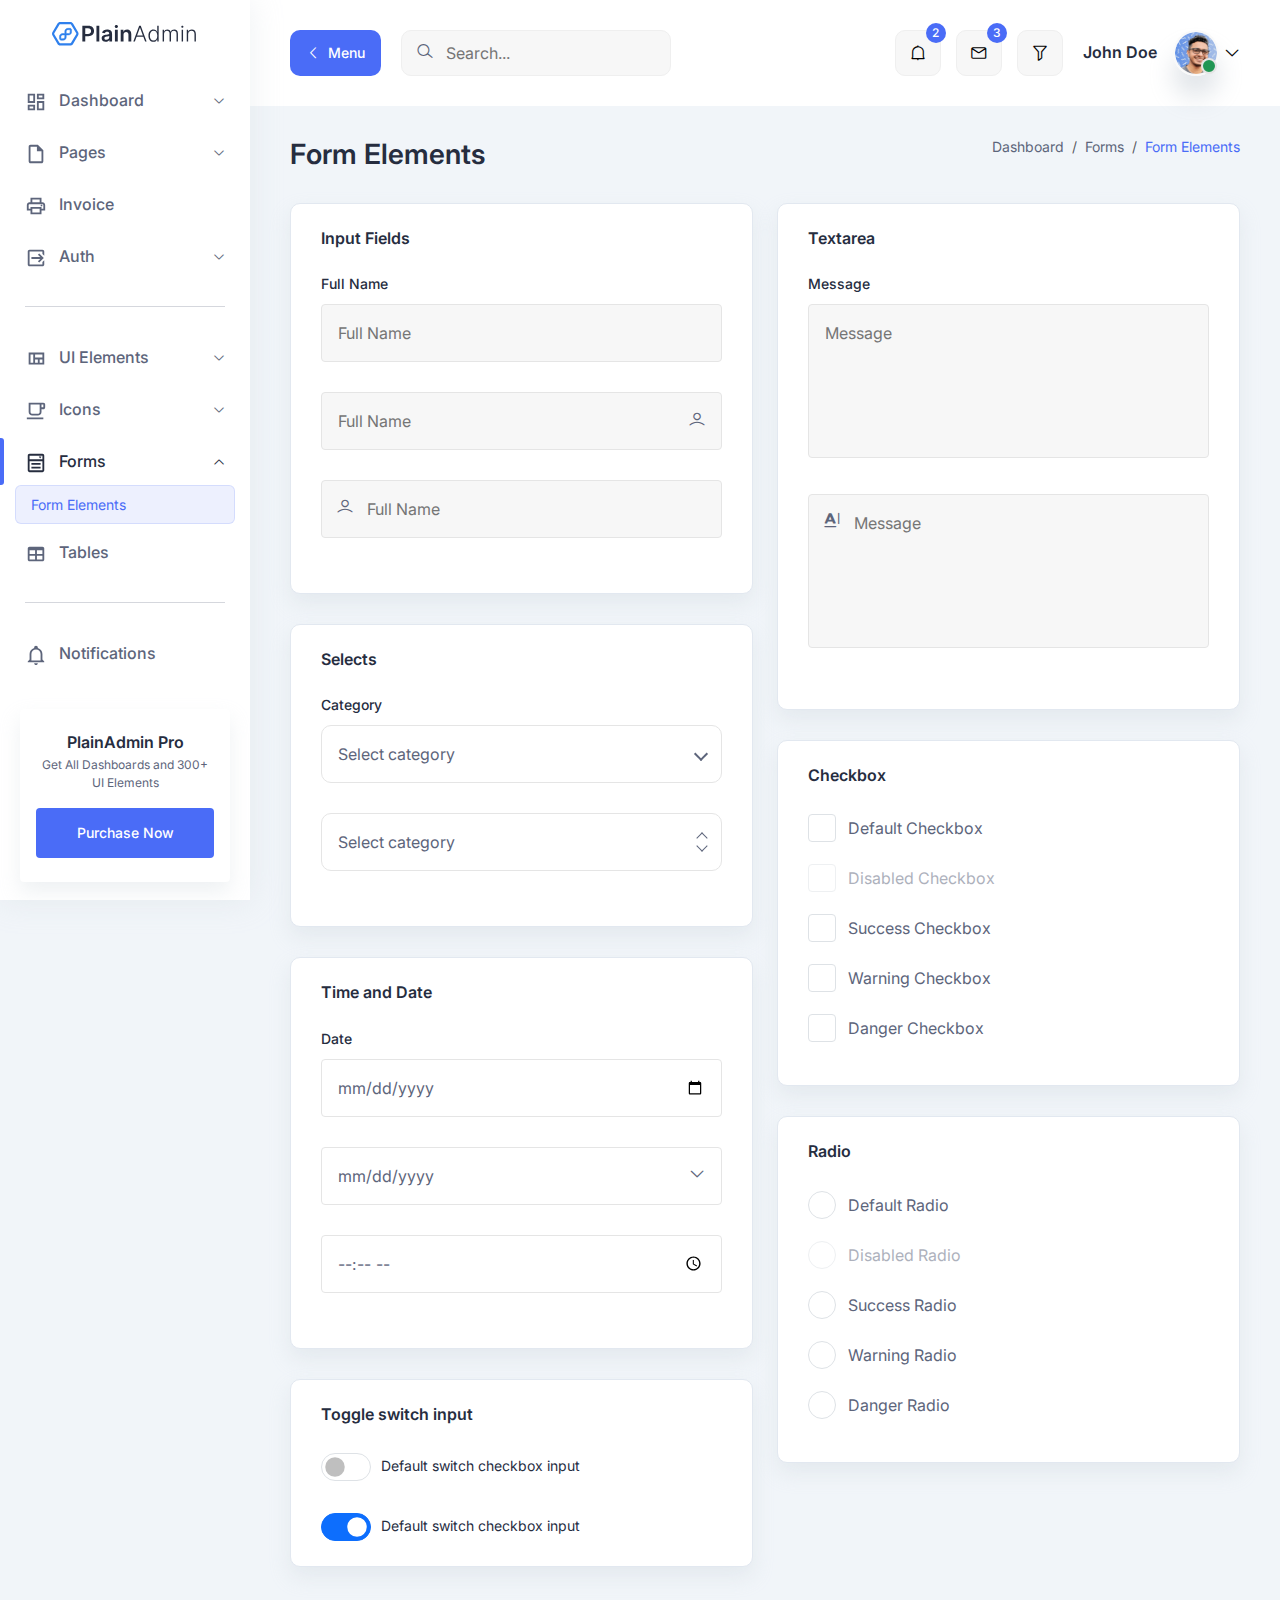
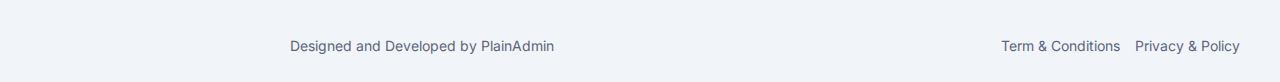
<file: Realta.Frontend/wwwroot/plain/form-elements.html>
<!DOCTYPE html>
<html lang="en">
  <head>
    <meta charset="UTF-8" />
    <meta http-equiv="X-UA-Compatible" content="IE=edge" />
    <meta name="viewport" content="width=device-width, initial-scale=1.0" />
    <link
      rel="shortcut icon"
      href="assets/images/favicon.svg"
      type="image/x-icon"
    />
    <title>Form Elements | PlainAdmin Demo</title>

    <!-- ========== All CSS files linkup ========= -->
    <link rel="stylesheet" href="assets/css/bootstrap.min.css" />
    <link rel="stylesheet" href="assets/css/lineicons.css" />
    <link rel="stylesheet" href="assets/css/materialdesignicons.min.css" />
    <link rel="stylesheet" href="assets/css/fullcalendar.css" />
    <link rel="stylesheet" href="assets/css/main.css" />
  </head>
  <body>
    <!-- ======== sidebar-nav start =========== -->
    <aside class="sidebar-nav-wrapper">
      <div class="navbar-logo">
        <a href="index.html">
          <img src="assets/images/logo/logo.svg" alt="logo" />
        </a>
      </div>
      <nav class="sidebar-nav">
        <ul>
          <li class="nav-item nav-item-has-children">
            <a
              href="#0"
              class="collapsed"
              data-bs-toggle="collapse"
              data-bs-target="#ddmenu_1"
              aria-controls="ddmenu_1"
              aria-expanded="false"
              aria-label="Toggle navigation"
            >
              <span class="icon">
                <svg width="22" height="22" viewBox="0 0 22 22">
                  <path
                    d="M17.4167 4.58333V6.41667H13.75V4.58333H17.4167ZM8.25 4.58333V10.0833H4.58333V4.58333H8.25ZM17.4167 11.9167V17.4167H13.75V11.9167H17.4167ZM8.25 15.5833V17.4167H4.58333V15.5833H8.25ZM19.25 2.75H11.9167V8.25H19.25V2.75ZM10.0833 2.75H2.75V11.9167H10.0833V2.75ZM19.25 10.0833H11.9167V19.25H19.25V10.0833ZM10.0833 13.75H2.75V19.25H10.0833V13.75Z"
                  />
                </svg>
              </span>
              <span class="text">Dashboard</span>
            </a>
            <ul id="ddmenu_1" class="collapse dropdown-nav">
              <li>
                <a href="index.html"> eCommerce </a>
              </li>
            </ul>
          </li>
          <li class="nav-item nav-item-has-children">
            <a
              href="#0"
              class="collapsed"
              data-bs-toggle="collapse"
              data-bs-target="#ddmenu_2"
              aria-controls="ddmenu_2"
              aria-expanded="false"
              aria-label="Toggle navigation"
            >
              <span class="icon">
                <svg
                  width="22"
                  height="22"
                  viewBox="0 0 22 22"
                  fill="none"
                  xmlns="http://www.w3.org/2000/svg"
                >
                  <path
                    d="M12.8334 1.83325H5.50008C5.01385 1.83325 4.54754 2.02641 4.20372 2.37022C3.8599 2.71404 3.66675 3.18036 3.66675 3.66659V18.3333C3.66675 18.8195 3.8599 19.2858 4.20372 19.6296C4.54754 19.9734 5.01385 20.1666 5.50008 20.1666H16.5001C16.9863 20.1666 17.4526 19.9734 17.7964 19.6296C18.1403 19.2858 18.3334 18.8195 18.3334 18.3333V7.33325L12.8334 1.83325ZM16.5001 18.3333H5.50008V3.66659H11.9167V8.24992H16.5001V18.3333Z"
                  />
                </svg>
              </span>
              <span class="text">Pages</span>
            </a>
            <ul id="ddmenu_2" class="collapse dropdown-nav">
              <li>
                <a href="settings.html"> Settings </a>
              </li>
              <li>
                <a href="blank-page.html"> Blank Page </a>
              </li>
            </ul>
          </li>
          <li class="nav-item">
            <a href="invoice.html">
              <span class="icon">
                <svg
                  width="22"
                  height="22"
                  viewBox="0 0 22 22"
                  fill="none"
                  xmlns="http://www.w3.org/2000/svg"
                >
                  <path
                    d="M17.4166 7.33333C18.9383 7.33333 20.1666 8.56167 20.1666 10.0833V15.5833H16.4999V19.25H5.49992V15.5833H1.83325V10.0833C1.83325 8.56167 3.06159 7.33333 4.58325 7.33333H5.49992V2.75H16.4999V7.33333H17.4166ZM7.33325 4.58333V7.33333H14.6666V4.58333H7.33325ZM14.6666 17.4167V13.75H7.33325V17.4167H14.6666ZM16.4999 13.75H18.3333V10.0833C18.3333 9.57917 17.9208 9.16667 17.4166 9.16667H4.58325C4.07909 9.16667 3.66659 9.57917 3.66659 10.0833V13.75H5.49992V11.9167H16.4999V13.75ZM17.4166 10.5417C17.4166 11.0458 17.0041 11.4583 16.4999 11.4583C15.9958 11.4583 15.5833 11.0458 15.5833 10.5417C15.5833 10.0375 15.9958 9.625 16.4999 9.625C17.0041 9.625 17.4166 10.0375 17.4166 10.5417Z"
                  />
                </svg>
              </span>
              <span class="text">Invoice</span>
            </a>
          </li>
          <li class="nav-item nav-item-has-children">
            <a
              href="#0"
              class="collapsed"
              data-bs-toggle="collapse"
              data-bs-target="#ddmenu_3"
              aria-controls="ddmenu_3"
              aria-expanded="false"
              aria-label="Toggle navigation"
            >
              <span class="icon">
                <svg
                  width="22"
                  height="22"
                  viewBox="0 0 22 22"
                  fill="none"
                  xmlns="http://www.w3.org/2000/svg"
                >
                  <path
                    d="M12.9067 14.2908L15.2808 11.9167H6.41667V10.0833H15.2808L12.9067 7.70917L14.2083 6.41667L18.7917 11L14.2083 15.5833L12.9067 14.2908ZM17.4167 2.75C17.9029 2.75 18.3692 2.94315 18.713 3.28697C19.0568 3.63079 19.25 4.0971 19.25 4.58333V8.86417L17.4167 7.03083V4.58333H4.58333V17.4167H17.4167V14.9692L19.25 13.1358V17.4167C19.25 17.9029 19.0568 18.3692 18.713 18.713C18.3692 19.0568 17.9029 19.25 17.4167 19.25H4.58333C3.56583 19.25 2.75 18.425 2.75 17.4167V4.58333C2.75 3.56583 3.56583 2.75 4.58333 2.75H17.4167Z"
                  />
                </svg>
              </span>
              <span class="text">Auth</span>
            </a>
            <ul id="ddmenu_3" class="collapse dropdown-nav">
              <li>
                <a href="signin.html"> Sign In </a>
              </li>
              <li>
                <a href="signup.html"> Sign Up </a>
              </li>
            </ul>
          </li>
          <span class="divider"><hr /></span>
          <li class="nav-item nav-item-has-children">
            <a
              href="#0"
              class="collapsed"
              data-bs-toggle="collapse"
              data-bs-target="#ddmenu_4"
              aria-controls="ddmenu_4"
              aria-expanded="false"
              aria-label="Toggle navigation"
            >
              <span class="icon">
                <svg
                  width="22"
                  height="22"
                  viewBox="0 0 22 22"
                  fill="none"
                  xmlns="http://www.w3.org/2000/svg"
                >
                  <path
                    d="M3.66675 4.58325V16.4999H19.2501V4.58325H3.66675ZM5.50008 14.6666V6.41659H8.25008V14.6666H5.50008ZM10.0834 14.6666V11.4583H12.8334V14.6666H10.0834ZM17.4167 14.6666H14.6667V11.4583H17.4167V14.6666ZM10.0834 9.62492V6.41659H17.4167V9.62492H10.0834Z"
                  />
                </svg>
              </span>
              <span class="text">UI Elements </span>
            </a>
            <ul id="ddmenu_4" class="collapse dropdown-nav">
              <li>
                <a href="alerts.html"> Alerts </a>
              </li>
              <li>
                <a href="buttons.html"> Buttons </a>
              </li>
              <li>
                <a href="cards.html"> Cards </a>
              </li>
              <li>
                <a href="modals.html">
                  <span class="text">
                    Modals <span class="pro-badge">Pro</span>
                  </span>
                </a>
              </li>
              <li>
                <a href="tabs.html" class="active">
                  <i class="lni lni-arrow-right"></i> Tabs
                </a>
              </li>
              <li>
                <a href="typography.html"> Typography </a>
              </li>
            </ul>
          </li>
          <li class="nav-item nav-item-has-children">
            <a
              href="#0"
              class="collapsed"
              data-bs-toggle="collapse"
              data-bs-target="#ddmenu_55"
              aria-controls="ddmenu_55"
              aria-expanded="false"
              aria-label="Toggle navigation"
            >
              <span class="icon">
                <svg
                  width="22"
                  height="22"
                  viewBox="0 0 22 22"
                  fill="none"
                  xmlns="http://www.w3.org/2000/svg"
                >
                  <path
                    d="M1.83325 19.25V17.4167H18.3333V19.25H1.83325ZM18.3333 7.33333V4.58333H16.4999V7.33333H18.3333ZM18.3333 2.75C18.8195 2.75 19.2858 2.94315 19.6296 3.28697C19.9734 3.63079 20.1666 4.0971 20.1666 4.58333V7.33333C20.1666 7.81956 19.9734 8.28588 19.6296 8.6297C19.2858 8.97351 18.8195 9.16667 18.3333 9.16667H16.4999V11.9167C16.4999 12.8891 16.1136 13.8218 15.426 14.5094C14.7383 15.197 13.8057 15.5833 12.8333 15.5833H7.33325C6.36079 15.5833 5.42816 15.197 4.74053 14.5094C4.05289 13.8218 3.66659 12.8891 3.66659 11.9167V2.75H18.3333ZM14.6666 4.58333H5.49992V11.9167C5.49992 12.4029 5.69307 12.8692 6.03689 13.213C6.38071 13.5568 6.84702 13.75 7.33325 13.75H12.8333C13.3195 13.75 13.7858 13.5568 14.1296 13.213C14.4734 12.8692 14.6666 12.4029 14.6666 11.9167V4.58333Z"
                  />
                </svg>
              </span>
              <span class="text">Icons</span>
            </a>
            <ul id="ddmenu_55" class="collapse dropdown-nav">
              <li>
                <a href="icons.html"> LineIcons </a>
              </li>
              <li>
                <a href="mdi-icons.html"> MDI Icons </a>
              </li>
            </ul>
          </li>
          <li class="nav-item nav-item-has-children">
            <a
              href="#0"
              class=""
              data-bs-toggle="collapse"
              data-bs-target="#ddmenu_5"
              aria-controls="ddmenu_5"
              aria-expanded="true"
              aria-label="Toggle navigation"
            >
              <span class="icon">
                <svg
                  width="22"
                  height="22"
                  viewBox="0 0 22 22"
                  fill="none"
                  xmlns="http://www.w3.org/2000/svg"
                >
                  <path
                    d="M13.75 4.58325H16.5L15.125 6.41659L13.75 4.58325ZM4.58333 1.83325H17.4167C18.4342 1.83325 19.25 2.65825 19.25 3.66659V18.3333C19.25 19.3508 18.4342 20.1666 17.4167 20.1666H4.58333C3.575 20.1666 2.75 19.3508 2.75 18.3333V3.66659C2.75 2.65825 3.575 1.83325 4.58333 1.83325ZM4.58333 3.66659V7.33325H17.4167V3.66659H4.58333ZM4.58333 18.3333H17.4167V9.16659H4.58333V18.3333ZM6.41667 10.9999H15.5833V12.8333H6.41667V10.9999ZM6.41667 14.6666H15.5833V16.4999H6.41667V14.6666Z"
                  />
                </svg>
              </span>
              <span class="text"> Forms </span>
            </a>
            <ul id="ddmenu_5" class="collapsed show dropdown-nav">
              <li>
                <a href="form-elements.html" class="active"> Form Elements </a>
              </li>
            </ul>
          </li>
          <li class="nav-item">
            <a href="tables.html">
              <span class="icon">
                <svg
                  width="22"
                  height="22"
                  viewBox="0 0 22 22"
                  fill="none"
                  xmlns="http://www.w3.org/2000/svg"
                >
                  <path
                    d="M4.58333 3.66675H17.4167C17.9029 3.66675 18.3692 3.8599 18.713 4.20372C19.0568 4.54754 19.25 5.01385 19.25 5.50008V16.5001C19.25 16.9863 19.0568 17.4526 18.713 17.7964C18.3692 18.1403 17.9029 18.3334 17.4167 18.3334H4.58333C4.0971 18.3334 3.63079 18.1403 3.28697 17.7964C2.94315 17.4526 2.75 16.9863 2.75 16.5001V5.50008C2.75 5.01385 2.94315 4.54754 3.28697 4.20372C3.63079 3.8599 4.0971 3.66675 4.58333 3.66675ZM4.58333 7.33341V11.0001H10.0833V7.33341H4.58333ZM11.9167 7.33341V11.0001H17.4167V7.33341H11.9167ZM4.58333 12.8334V16.5001H10.0833V12.8334H4.58333ZM11.9167 12.8334V16.5001H17.4167V12.8334H11.9167Z"
                  />
                </svg>
              </span>
              <span class="text">Tables</span>
            </a>
          </li>
          <span class="divider"><hr /></span>

          <li class="nav-item">
            <a href="notification.html">
              <span class="icon">
                <svg
                  width="22"
                  height="22"
                  viewBox="0 0 22 22"
                  fill="none"
                  xmlns="http://www.w3.org/2000/svg"
                >
                  <path
                    d="M9.16667 19.25H12.8333C12.8333 20.2584 12.0083 21.0834 11 21.0834C9.99167 21.0834 9.16667 20.2584 9.16667 19.25ZM19.25 17.4167V18.3334H2.75V17.4167L4.58333 15.5834V10.0834C4.58333 7.24171 6.41667 4.76671 9.16667 3.94171V3.66671C9.16667 2.65837 9.99167 1.83337 11 1.83337C12.0083 1.83337 12.8333 2.65837 12.8333 3.66671V3.94171C15.5833 4.76671 17.4167 7.24171 17.4167 10.0834V15.5834L19.25 17.4167ZM15.5833 10.0834C15.5833 7.51671 13.5667 5.50004 11 5.50004C8.43333 5.50004 6.41667 7.51671 6.41667 10.0834V16.5H15.5833V10.0834Z"
                  />
                </svg>
              </span>
              <span class="text">Notifications</span>
            </a>
          </li>
        </ul>
      </nav>
      <div class="promo-box">
        <h3>PlainAdmin Pro</h3>
        <p>Get All Dashboards and 300+ UI Elements</p>
        <a
          href="https://plainadmin.com/pro"
          target="_blank"
          rel="nofollow"
          class="main-btn primary-btn btn-hover"
        >
          Purchase Now
        </a>
      </div>
    </aside>
    <div class="overlay"></div>
    <!-- ======== sidebar-nav end =========== -->

    <!-- ======== main-wrapper start =========== -->
    <main class="main-wrapper">
      <!-- ========== header start ========== -->
      <header class="header">
        <div class="container-fluid">
          <div class="row">
            <div class="col-lg-5 col-md-5 col-6">
              <div class="header-left d-flex align-items-center">
                <div class="menu-toggle-btn mr-20">
                  <button
                    id="menu-toggle"
                    class="main-btn primary-btn btn-hover"
                  >
                    <i class="lni lni-chevron-left me-2"></i> Menu
                  </button>
                </div>
                <div class="header-search d-none d-md-flex">
                  <form action="#">
                    <input type="text" placeholder="Search..." />
                    <button><i class="lni lni-search-alt"></i></button>
                  </form>
                </div>
              </div>
            </div>
            <div class="col-lg-7 col-md-7 col-6">
              <div class="header-right">
                <!-- notification start -->
                <div class="notification-box ml-15 d-none d-md-flex">
                  <button
                    class="dropdown-toggle"
                    type="button"
                    id="notification"
                    data-bs-toggle="dropdown"
                    aria-expanded="false"
                  >
                    <i class="lni lni-alarm"></i>
                    <span>2</span>
                  </button>
                  <ul
                    class="dropdown-menu dropdown-menu-end"
                    aria-labelledby="notification"
                  >
                    <li>
                      <a href="#0">
                        <div class="image">
                          <img src="assets/images/lead/lead-6.png" alt="" />
                        </div>
                        <div class="content">
                          <h6>
                            John Doe
                            <span class="text-regular">
                              comment on a product.
                            </span>
                          </h6>
                          <p>
                            Lorem ipsum dolor sit amet, consect etur adipiscing
                            elit Vivamus tortor.
                          </p>
                          <span>10 mins ago</span>
                        </div>
                      </a>
                    </li>
                    <li>
                      <a href="#0">
                        <div class="image">
                          <img src="assets/images/lead/lead-1.png" alt="" />
                        </div>
                        <div class="content">
                          <h6>
                            Jonathon
                            <span class="text-regular">
                              like on a product.
                            </span>
                          </h6>
                          <p>
                            Lorem ipsum dolor sit amet, consect etur adipiscing
                            elit Vivamus tortor.
                          </p>
                          <span>10 mins ago</span>
                        </div>
                      </a>
                    </li>
                  </ul>
                </div>
                <!-- notification end -->
                <!-- message start -->
                <div class="header-message-box ml-15 d-none d-md-flex">
                  <button
                    class="dropdown-toggle"
                    type="button"
                    id="message"
                    data-bs-toggle="dropdown"
                    aria-expanded="false"
                  >
                    <i class="lni lni-envelope"></i>
                    <span>3</span>
                  </button>
                  <ul
                    class="dropdown-menu dropdown-menu-end"
                    aria-labelledby="message"
                  >
                    <li>
                      <a href="#0">
                        <div class="image">
                          <img src="assets/images/lead/lead-5.png" alt="" />
                        </div>
                        <div class="content">
                          <h6>Jacob Jones</h6>
                          <p>Hey!I can across your profile and ...</p>
                          <span>10 mins ago</span>
                        </div>
                      </a>
                    </li>
                    <li>
                      <a href="#0">
                        <div class="image">
                          <img src="assets/images/lead/lead-3.png" alt="" />
                        </div>
                        <div class="content">
                          <h6>John Doe</h6>
                          <p>Would you mind please checking out</p>
                          <span>12 mins ago</span>
                        </div>
                      </a>
                    </li>
                    <li>
                      <a href="#0">
                        <div class="image">
                          <img src="assets/images/lead/lead-2.png" alt="" />
                        </div>
                        <div class="content">
                          <h6>Anee Lee</h6>
                          <p>Hey! are you available for freelance?</p>
                          <span>1h ago</span>
                        </div>
                      </a>
                    </li>
                  </ul>
                </div>
                <!-- message end -->
                <!-- filter start -->
                <div class="filter-box ml-15 d-none d-md-flex">
                  <button class="" type="button" id="filter">
                    <i class="lni lni-funnel"></i>
                  </button>
                </div>
                <!-- filter end -->
                <!-- profile start -->
                <div class="profile-box ml-15">
                  <button
                    class="dropdown-toggle bg-transparent border-0"
                    type="button"
                    id="profile"
                    data-bs-toggle="dropdown"
                    aria-expanded="false"
                  >
                    <div class="profile-info">
                      <div class="info">
                        <h6>John Doe</h6>
                        <div class="image">
                          <img
                            src="assets/images/profile/profile-image.png"
                            alt=""
                          />
                          <span class="status"></span>
                        </div>
                      </div>
                    </div>
                    <i class="lni lni-chevron-down"></i>
                  </button>
                  <ul
                    class="dropdown-menu dropdown-menu-end"
                    aria-labelledby="profile"
                  >
                    <li>
                      <a href="#0">
                        <i class="lni lni-user"></i> View Profile
                      </a>
                    </li>
                    <li>
                      <a href="#0">
                        <i class="lni lni-alarm"></i> Notifications
                      </a>
                    </li>
                    <li>
                      <a href="#0"> <i class="lni lni-inbox"></i> Messages </a>
                    </li>
                    <li>
                      <a href="#0"> <i class="lni lni-cog"></i> Settings </a>
                    </li>
                    <li>
                      <a href="#0"> <i class="lni lni-exit"></i> Sign Out </a>
                    </li>
                  </ul>
                </div>
                <!-- profile end -->
              </div>
            </div>
          </div>
        </div>
      </header>
      <!-- ========== header end ========== -->

      <!-- ========== tab components start ========== -->
      <section class="tab-components">
        <div class="container-fluid">
          <!-- ========== title-wrapper start ========== -->
          <div class="title-wrapper pt-30">
            <div class="row align-items-center">
              <div class="col-md-6">
                <div class="title mb-30">
                  <h2>Form Elements</h2>
                </div>
              </div>
              <!-- end col -->
              <div class="col-md-6">
                <div class="breadcrumb-wrapper mb-30">
                  <nav aria-label="breadcrumb">
                    <ol class="breadcrumb">
                      <li class="breadcrumb-item">
                        <a href="#0">Dashboard</a>
                      </li>
                      <li class="breadcrumb-item"><a href="#0">Forms</a></li>
                      <li class="breadcrumb-item active" aria-current="page">
                        Form Elements
                      </li>
                    </ol>
                  </nav>
                </div>
              </div>
              <!-- end col -->
            </div>
            <!-- end row -->
          </div>
          <!-- ========== title-wrapper end ========== -->

          <!-- ========== form-elements-wrapper start ========== -->
          <div class="form-elements-wrapper">
            <div class="row">
              <div class="col-lg-6">
                <!-- input style start -->
                <div class="card-style mb-30">
                  <h6 class="mb-25">Input Fields</h6>
                  <div class="input-style-1">
                    <label>Full Name</label>
                    <input type="text" placeholder="Full Name" />
                  </div>
                  <!-- end input -->
                  <div class="input-style-2">
                    <input type="text" placeholder="Full Name" />
                    <span class="icon"> <i class="lni lni-user"></i> </span>
                  </div>
                  <!-- end input -->
                  <div class="input-style-3">
                    <input type="text" placeholder="Full Name" />
                    <span class="icon"><i class="lni lni-user"></i></span>
                  </div>
                  <!-- end input -->
                </div>
                <!-- end card -->
                <!-- ======= input style end ======= -->

                <!-- ======= select style start ======= -->
                <div class="card-style mb-30">
                  <h6 class="mb-25">Selects</h6>
                  <div class="select-style-1">
                    <label>Category</label>
                    <div class="select-position">
                      <select>
                        <option value="">Select category</option>
                        <option value="">Category one</option>
                        <option value="">Category two</option>
                        <option value="">Category three</option>
                      </select>
                    </div>
                  </div>
                  <!-- end select -->
                  <div class="select-style-2">
                    <div class="select-position">
                      <select>
                        <option value="">Select category</option>
                        <option value="">Category one</option>
                        <option value="">Category two</option>
                        <option value="">Category three</option>
                      </select>
                    </div>
                  </div>
                  <!-- end select -->
                </div>
                <!-- end card -->
                <!-- ======= select style end ======= -->

                <!-- ======= select style start ======= -->
                <div class="card-style mb-30">
                  <h6 class="mb-25">Time and Date</h6>
                  <div class="input-style-1">
                    <label>Date</label>
                    <input type="date" />
                  </div>
                  <!-- end input -->
                  <div class="input-style-2">
                    <input type="date" />
                    <span class="icon"
                      ><i class="lni lni-chevron-down"></i
                    ></span>
                  </div>
                  <!-- end input -->
                  <div class="input-style-2">
                    <input type="time" />
                  </div>
                  <!-- end input -->
                </div>
                <!-- end card -->
                <!-- ======= input style end ======= -->

                <!-- ======= input switch style start ======= -->
                <div class="card-style mb-30">
                  <h6 class="mb-25">Toggle switch input</h6>
                  <div class="form-check form-switch toggle-switch mb-30">
                    <input
                      class="form-check-input"
                      type="checkbox"
                      id="toggleSwitch1"
                    />
                    <label class="form-check-label" for="toggleSwitch1"
                      >Default switch checkbox input</label
                    >
                  </div>
                  <div class="form-check form-switch toggle-switch">
                    <input
                      class="form-check-input"
                      type="checkbox"
                      id="toggleSwitch2"
                      checked
                    />
                    <label class="form-check-label" for="toggleSwitch2"
                      >Default switch checkbox input</label
                    >
                  </div>
                </div>
                <!-- ======= input switch style end ======= -->
              </div>
              <!-- end col -->
              <div class="col-lg-6">
                <!-- ======= textarea style start ======= -->
                <div class="card-style mb-30">
                  <h6 class="mb-25">Textarea</h6>
                  <div class="input-style-1">
                    <label>Message</label>
                    <textarea placeholder="Message" rows="5"></textarea>
                  </div>
                  <!-- end textarea -->
                  <div class="input-style-3">
                    <textarea placeholder="Message" rows="5"></textarea>
                    <span class="icon"
                      ><i class="lni lni-text-format"></i
                    ></span>
                  </div>
                  <!-- end textarea -->
                </div>
                <!-- ======= textarea style end ======= -->

                <!-- ======= checkbox style start ======= -->
                <div class="card-style mb-30">
                  <h6 class="mb-25">Checkbox</h6>
                  <div class="form-check checkbox-style mb-20">
                    <input
                      class="form-check-input"
                      type="checkbox"
                      value=""
                      id="checkbox-1"
                    />
                    <label class="form-check-label" for="checkbox-1">
                      Default Checkbox</label
                    >
                  </div>
                  <!-- end checkbox -->
                  <div class="form-check checkbox-style mb-20">
                    <input
                      class="form-check-input"
                      type="checkbox"
                      value=""
                      id="checkbox-2"
                      disabled
                    />
                    <label class="form-check-label" for="checkbox-2">
                      Disabled Checkbox</label
                    >
                  </div>
                  <!-- end checkbox -->
                  <div class="form-check checkbox-style checkbox-success mb-20">
                    <input
                      class="form-check-input"
                      type="checkbox"
                      value=""
                      id="checkbox-3"
                    />
                    <label class="form-check-label" for="checkbox-3">
                      Success Checkbox</label
                    >
                  </div>
                  <!-- end checkbox -->
                  <div class="form-check checkbox-style checkbox-warning mb-20">
                    <input
                      class="form-check-input"
                      type="checkbox"
                      value=""
                      id="checkbox-4"
                    />
                    <label class="form-check-label" for="checkbox-4">
                      Warning Checkbox</label
                    >
                  </div>
                  <!-- end checkbox -->
                  <div class="form-check checkbox-style checkbox-danger mb-20">
                    <input
                      class="form-check-input"
                      type="checkbox"
                      value=""
                      id="checkbox-5"
                    />
                    <label class="form-check-label" for="checkbox-5">
                      Danger Checkbox</label
                    >
                  </div>
                  <!-- end checkbox -->
                </div>
                <!-- ======= checkbox style end ======= -->

                <!-- ======= radio style start ======= -->
                <div class="card-style mb-30">
                  <h6 class="mb-25">Radio</h6>
                  <div class="form-check radio-style mb-20">
                    <input
                      class="form-check-input"
                      type="radio"
                      value=""
                      id="radio-1"
                    />
                    <label class="form-check-label" for="radio-1">
                      Default Radio</label
                    >
                  </div>
                  <!-- end radio -->
                  <div class="form-check radio-style mb-20">
                    <input
                      class="form-check-input"
                      type="radio"
                      value=""
                      id="radio-2"
                      disabled
                    />
                    <label class="form-check-label" for="radio-2">
                      Disabled Radio</label
                    >
                  </div>
                  <!-- end radio -->
                  <div class="form-check radio-style radio-success mb-20">
                    <input
                      class="form-check-input"
                      type="radio"
                      value=""
                      id="radio-3"
                    />
                    <label class="form-check-label" for="radio-3">
                      Success Radio</label
                    >
                  </div>
                  <!-- end radio -->
                  <div class="form-check radio-style radio-warning mb-20">
                    <input
                      class="form-check-input"
                      type="radio"
                      value=""
                      id="radio-4"
                    />
                    <label class="form-check-label" for="radio-4">
                      Warning Radio</label
                    >
                  </div>
                  <!-- end radio -->
                  <div class="form-check radio-style radio-danger mb-20">
                    <input
                      class="form-check-input"
                      type="radio"
                      value=""
                      id="radio-5"
                    />
                    <label class="form-check-label" for="radio-5">
                      Danger Radio</label
                    >
                  </div>
                  <!-- end radio -->
                </div>
                <!-- ======= radio style end ======= -->
              </div>
              <!-- end col -->
            </div>
            <!-- end row -->
          </div>
          <!-- ========== form-elements-wrapper end ========== -->
        </div>
        <!-- end container -->
      </section>
      <!-- ========== tab components end ========== -->

      <!-- ========== footer start =========== -->
      <footer class="footer">
        <div class="container-fluid">
          <div class="row">
            <div class="col-md-6 order-last order-md-first">
              <div class="copyright text-center text-md-start">
                <p class="text-sm">
                  Designed and Developed by
                  <a
                    href="https://plainadmin.com"
                    rel="nofollow"
                    target="_blank"
                  >
                    PlainAdmin
                  </a>
                </p>
              </div>
            </div>
            <!-- end col-->
            <div class="col-md-6">
              <div
                class="
                  terms
                  d-flex
                  justify-content-center justify-content-md-end
                "
              >
                <a href="#0" class="text-sm">Term & Conditions</a>
                <a href="#0" class="text-sm ml-15">Privacy & Policy</a>
              </div>
            </div>
          </div>
          <!-- end row -->
        </div>
        <!-- end container -->
      </footer>
      <!-- ========== footer end =========== -->
    </main>
    <!-- ======== main-wrapper end =========== -->

    <!-- ========= All Javascript files linkup ======== -->
    <script src="assets/js/bootstrap.bundle.min.js"></script>
    <script src="assets/js/Chart.min.js"></script>
    <script src="assets/js/dynamic-pie-chart.js"></script>
    <script src="assets/js/moment.min.js"></script>
    <script src="assets/js/fullcalendar.js"></script>
    <script src="assets/js/jvectormap.min.js"></script>
    <script src="assets/js/world-merc.js"></script>
    <script src="assets/js/polyfill.js"></script>
    <script src="assets/js/main.js"></script>
  </body>
</html>
</file>
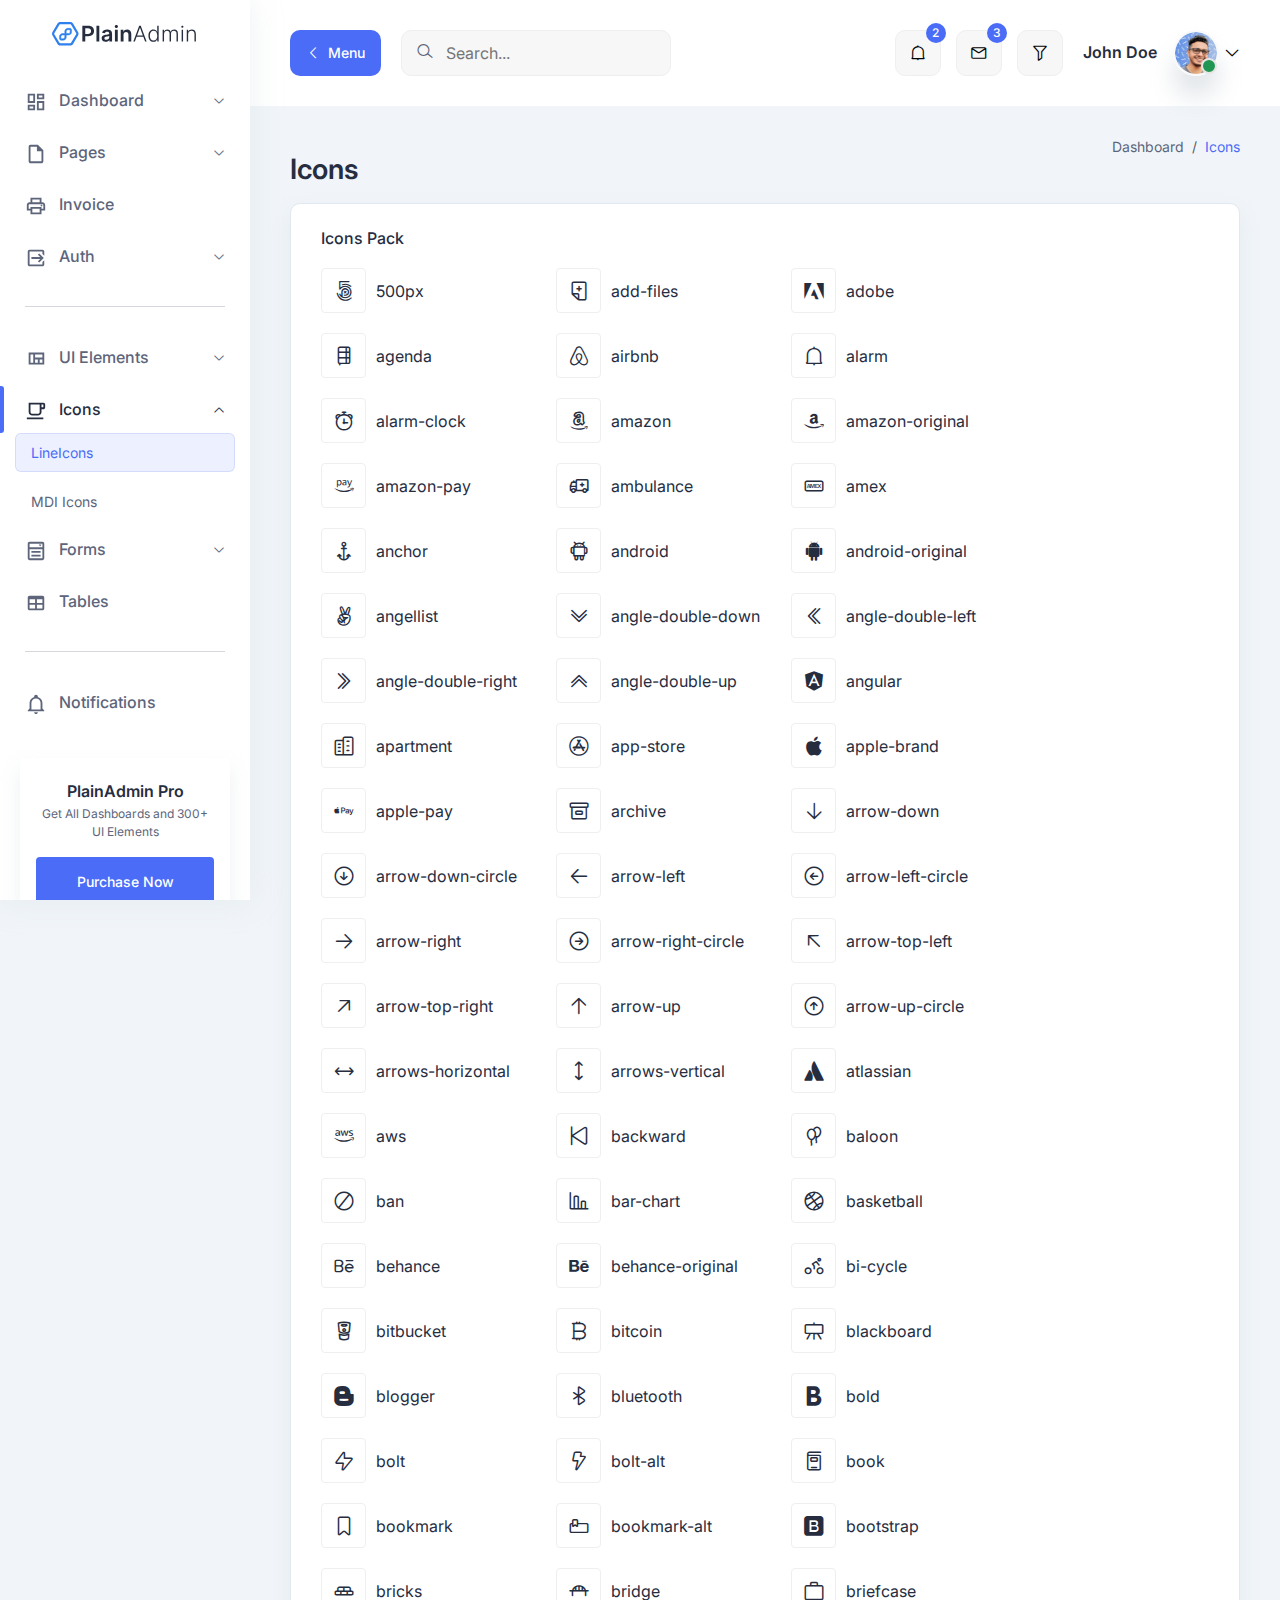
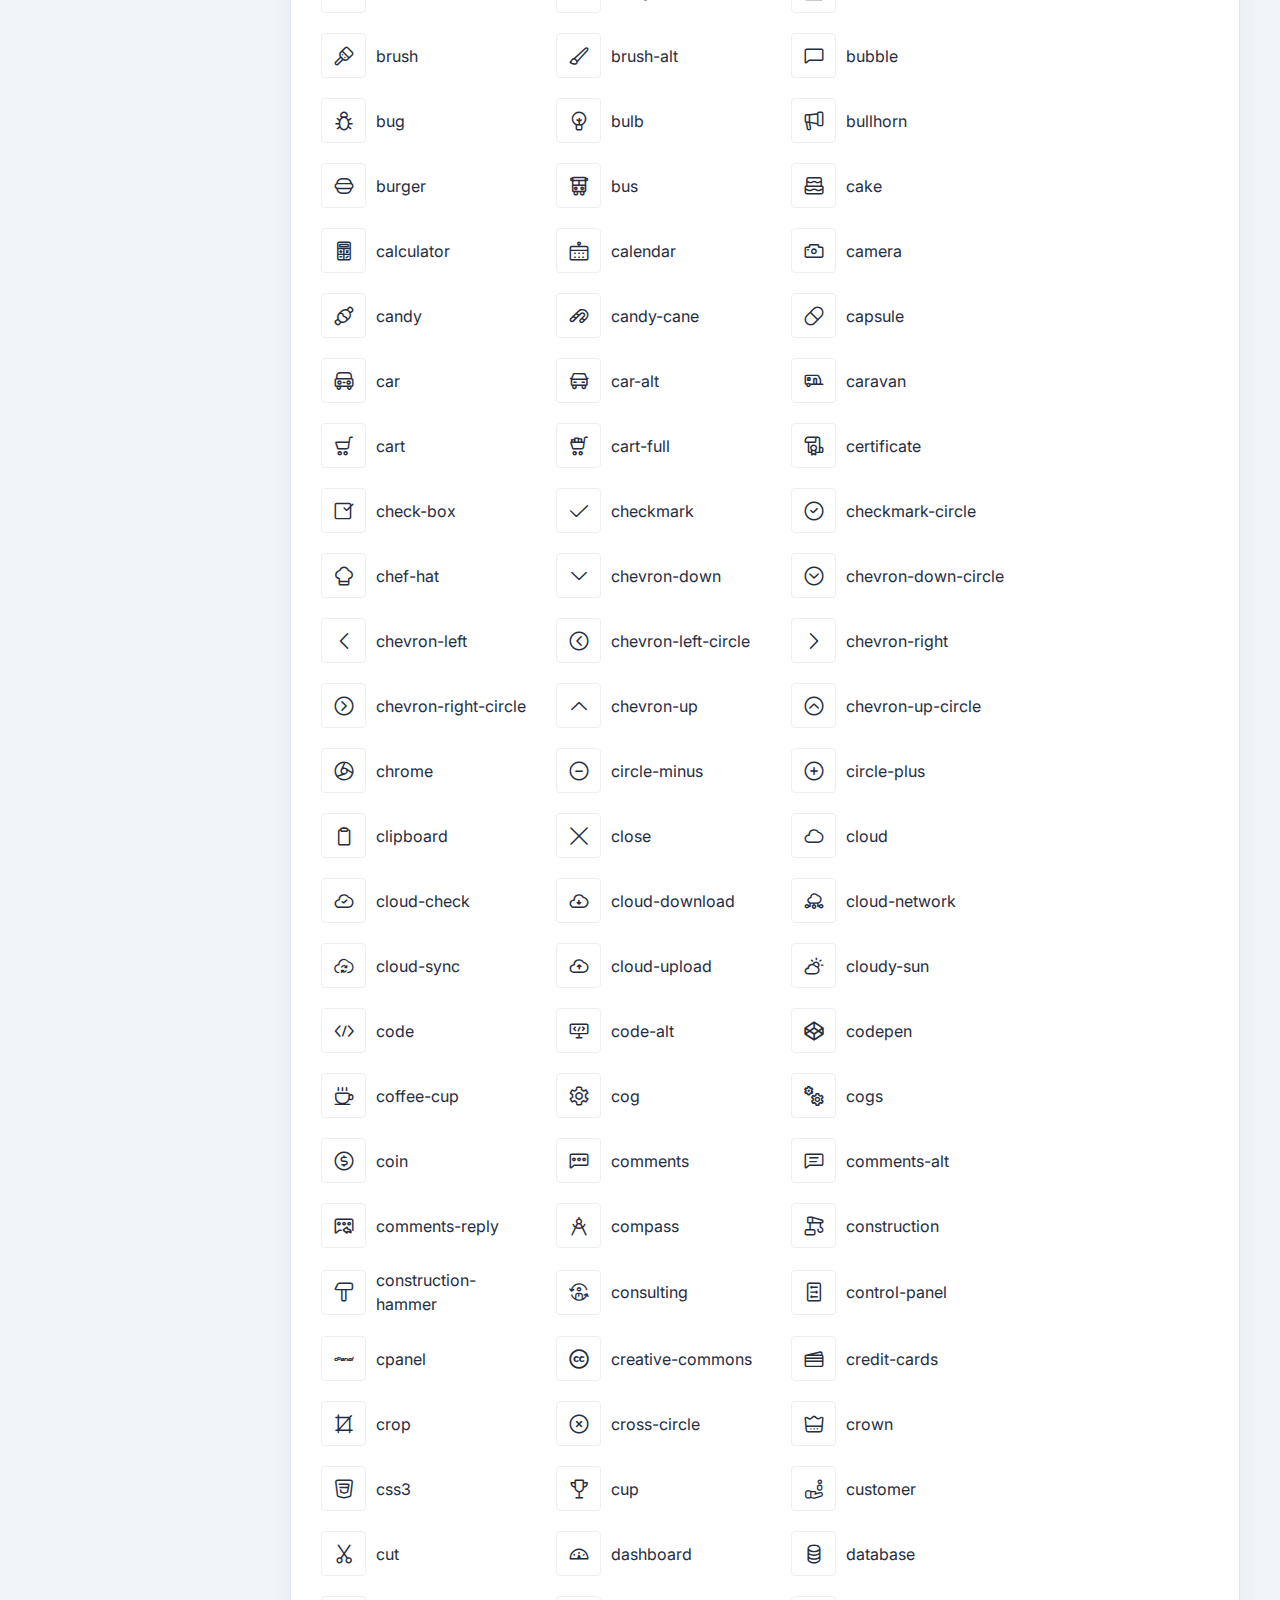
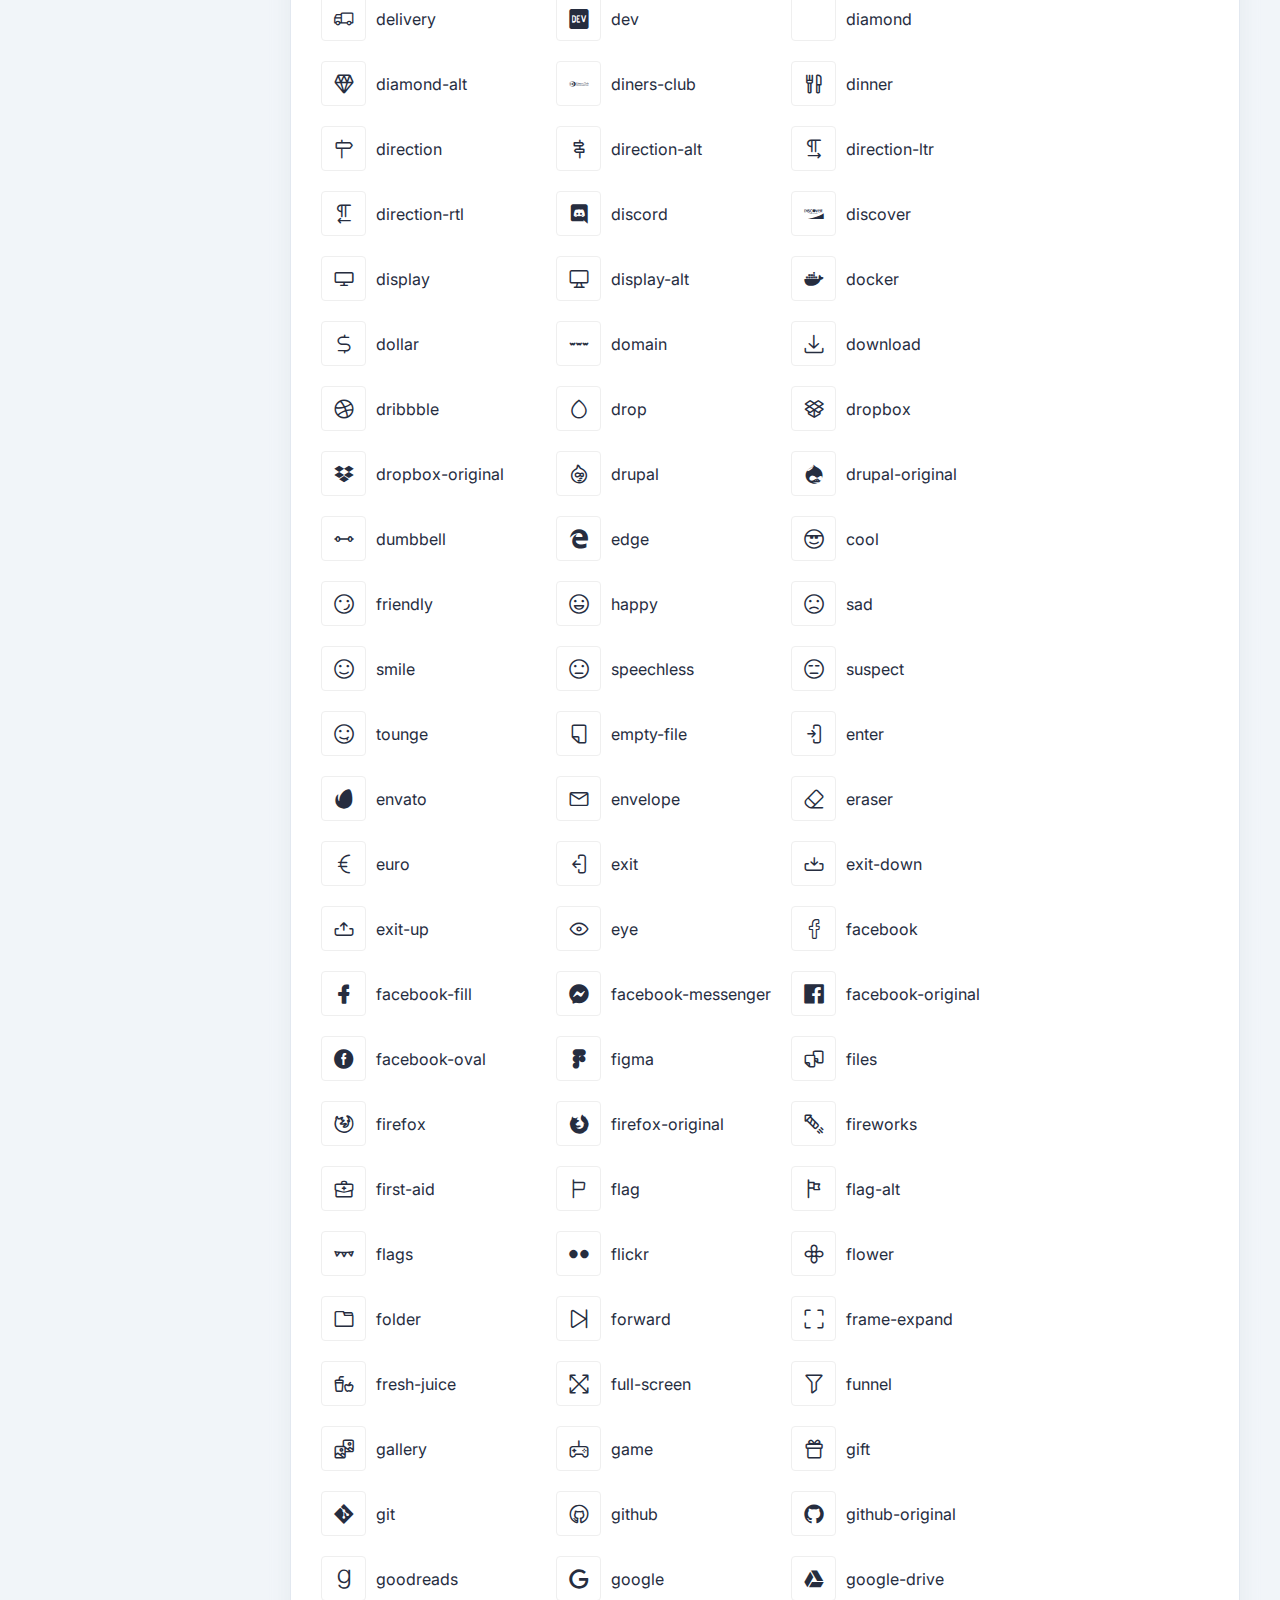
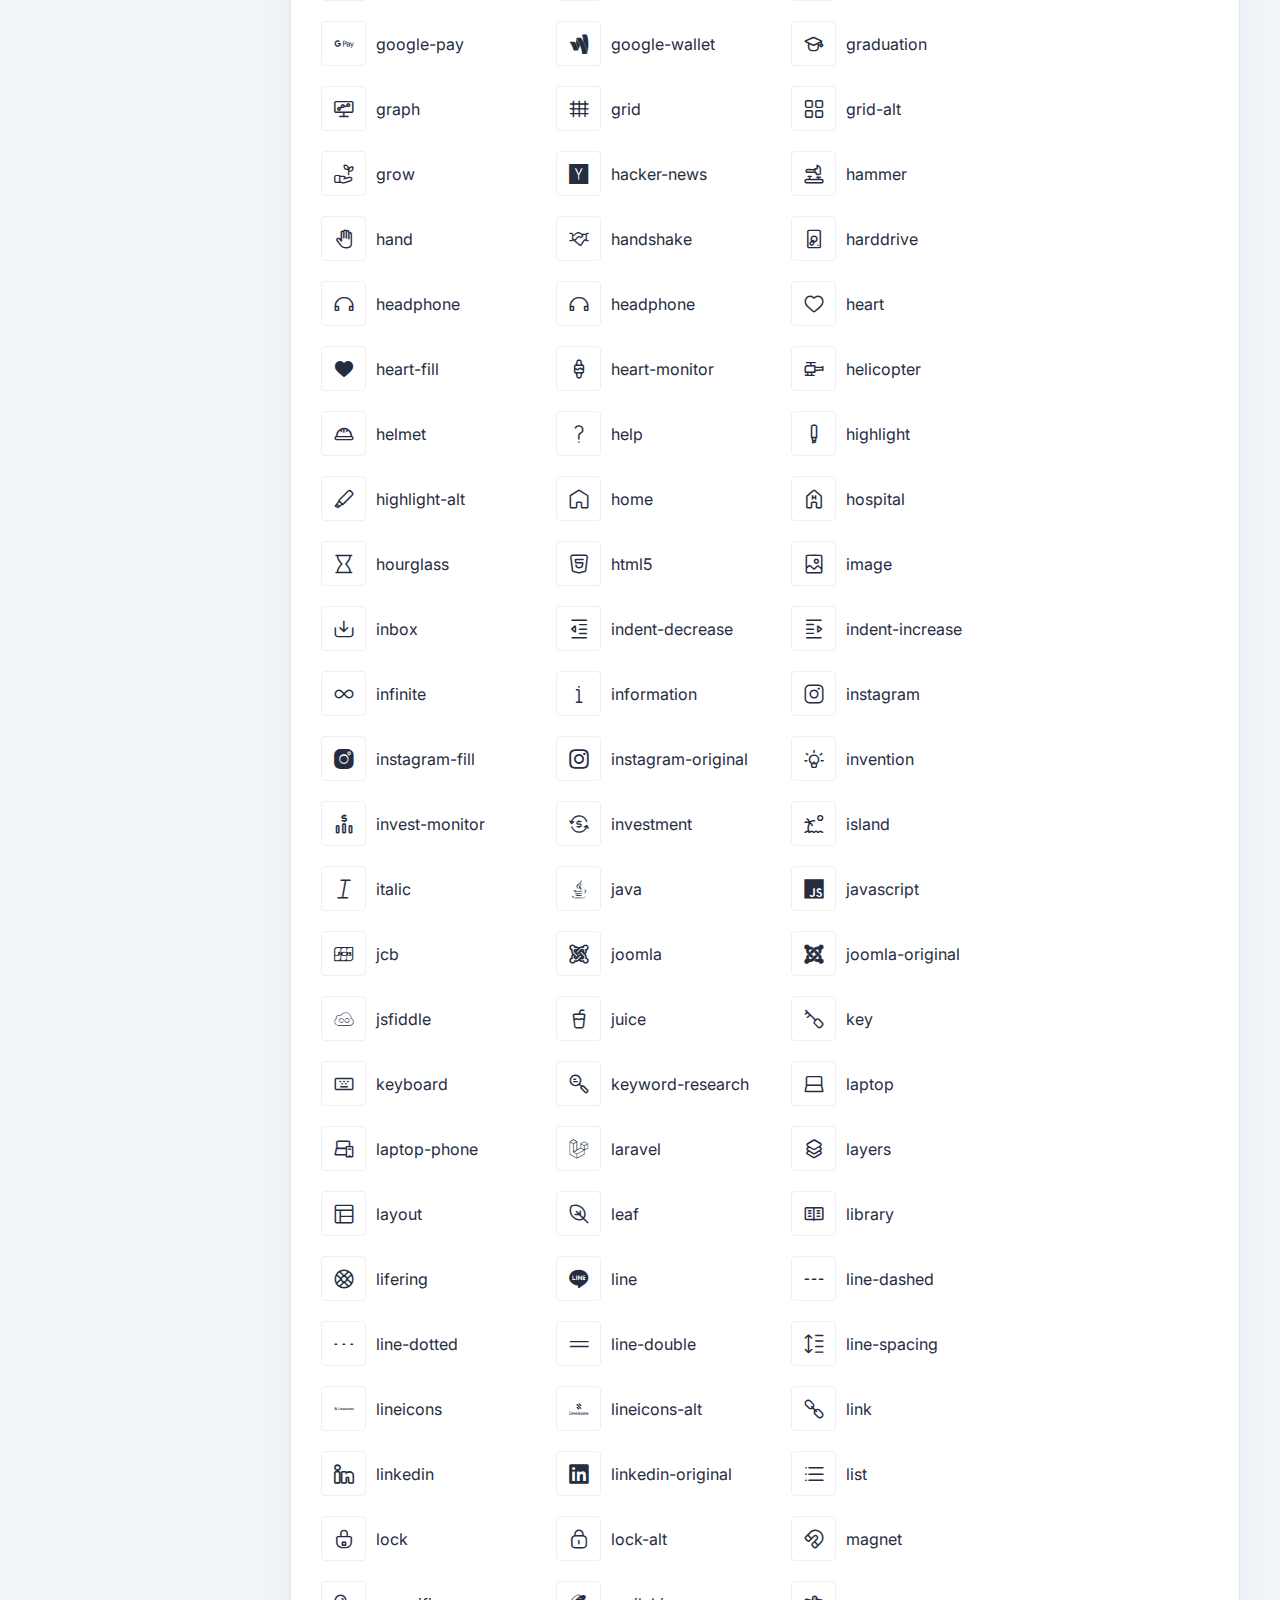
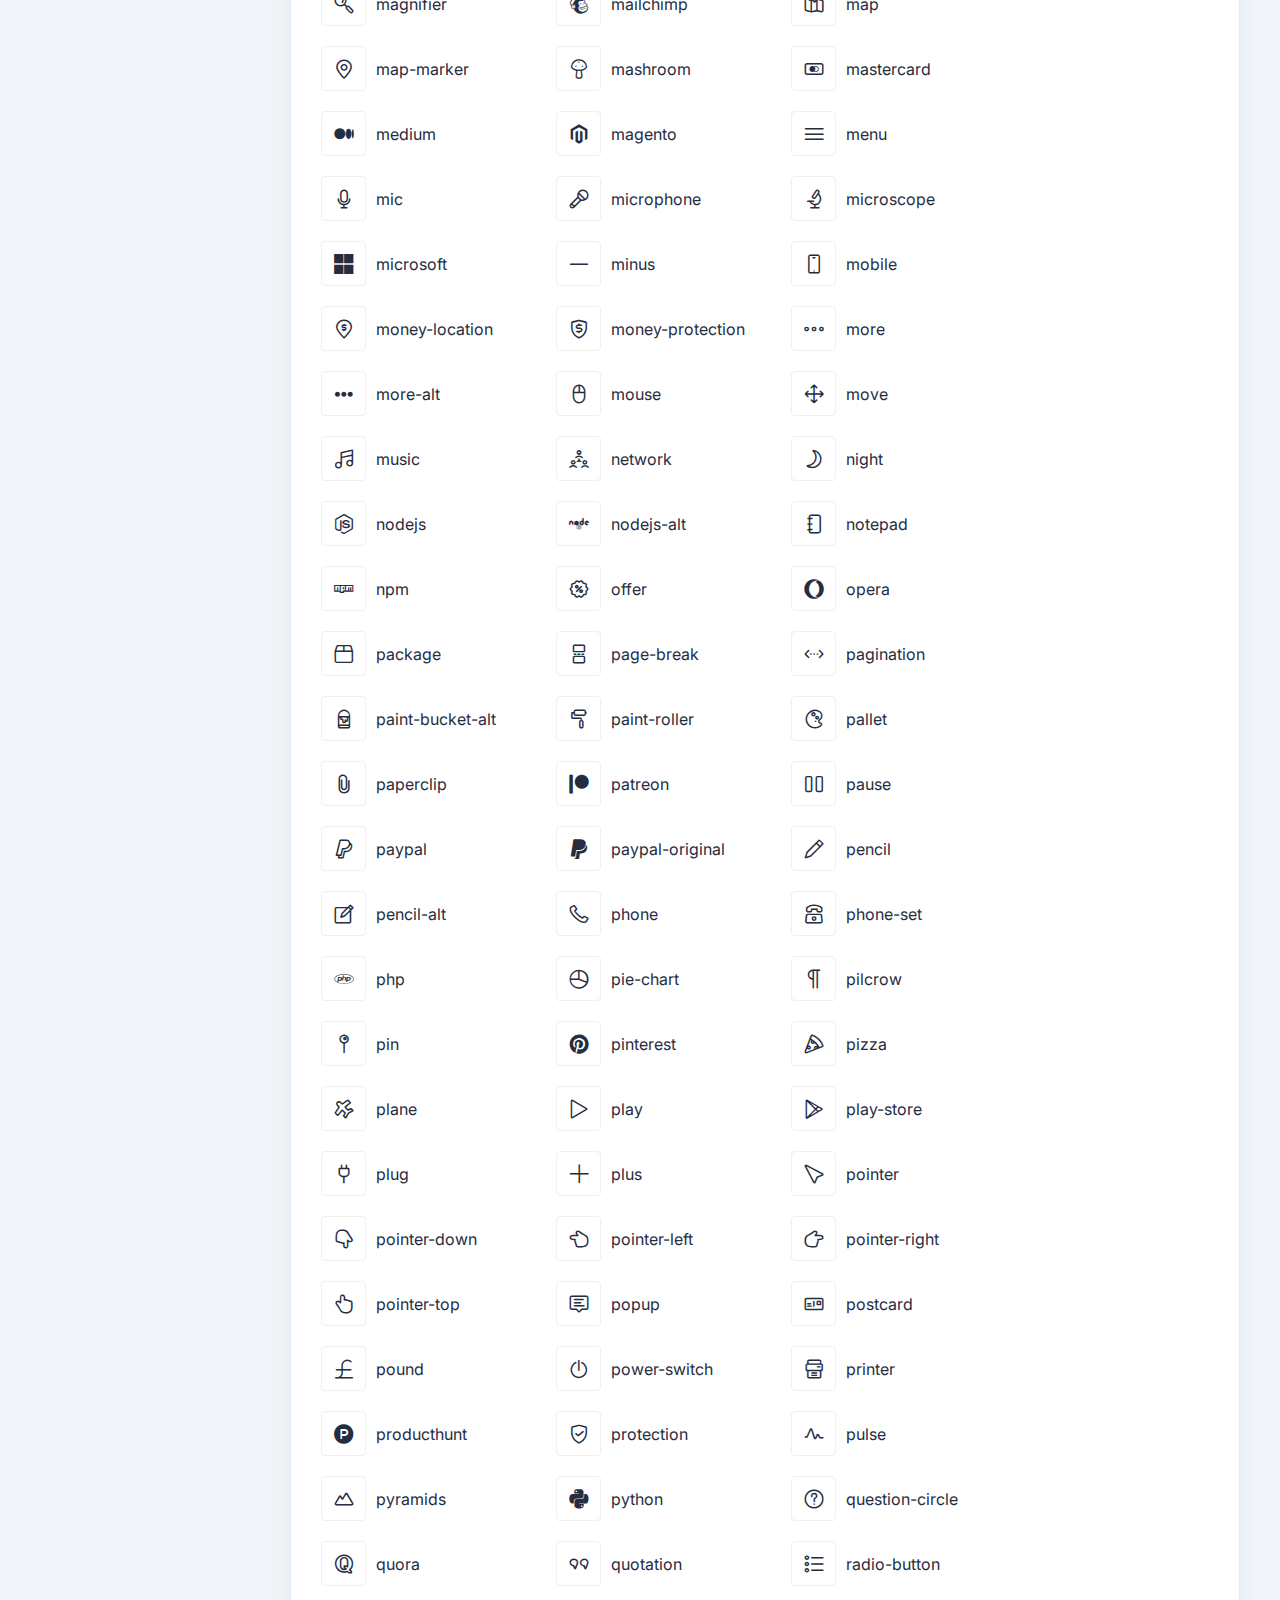
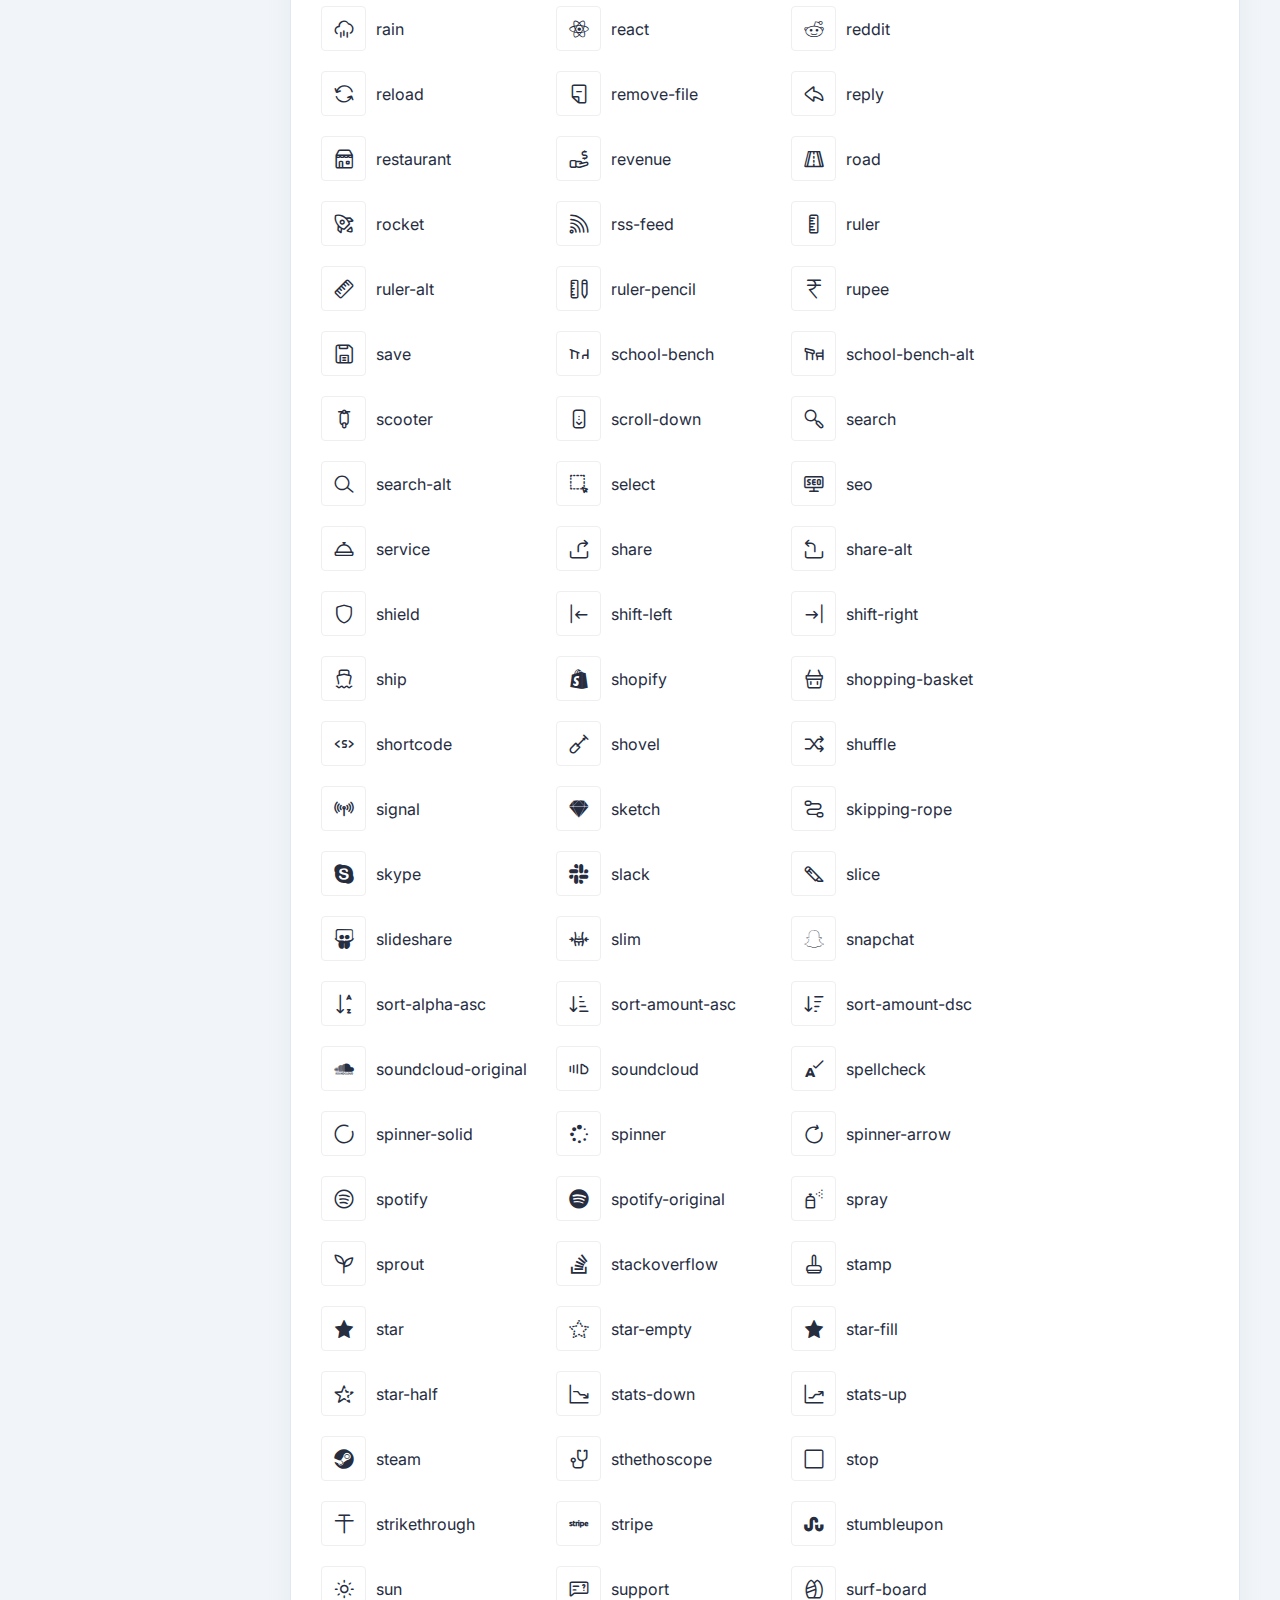
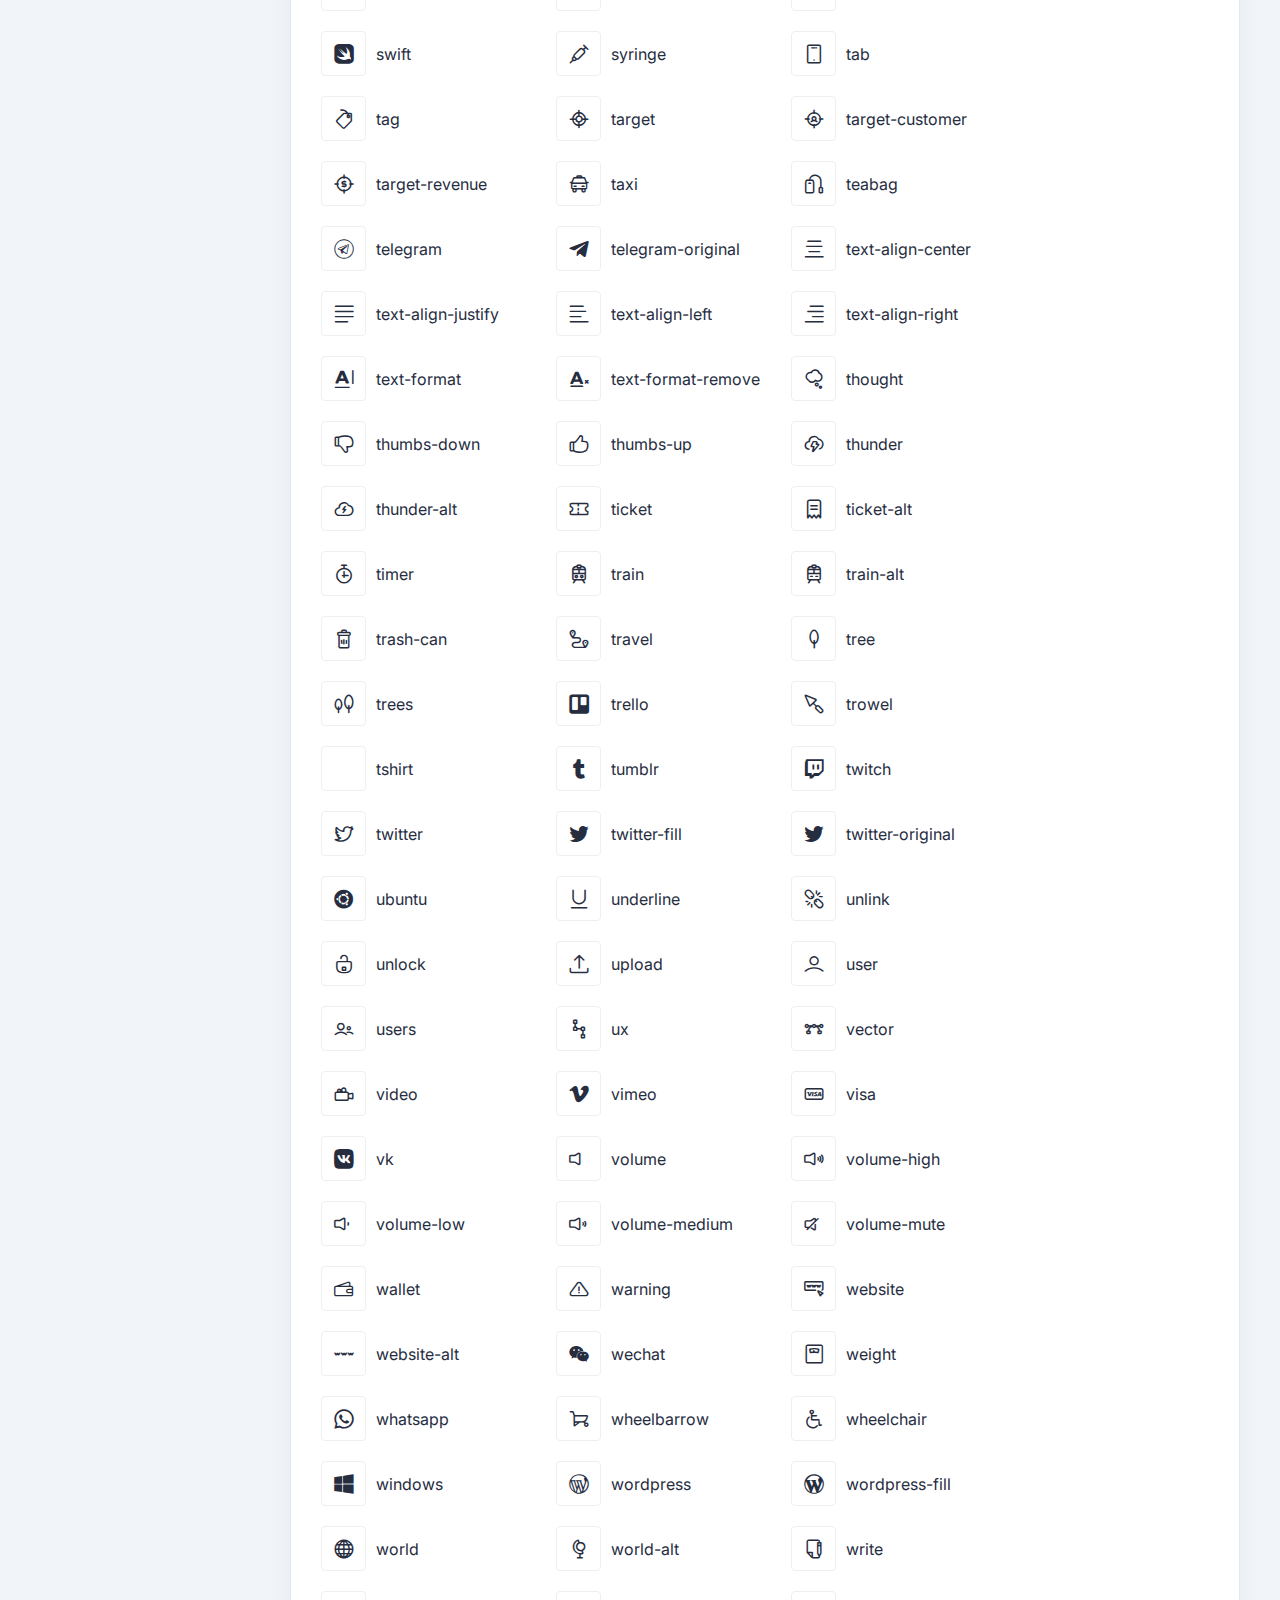
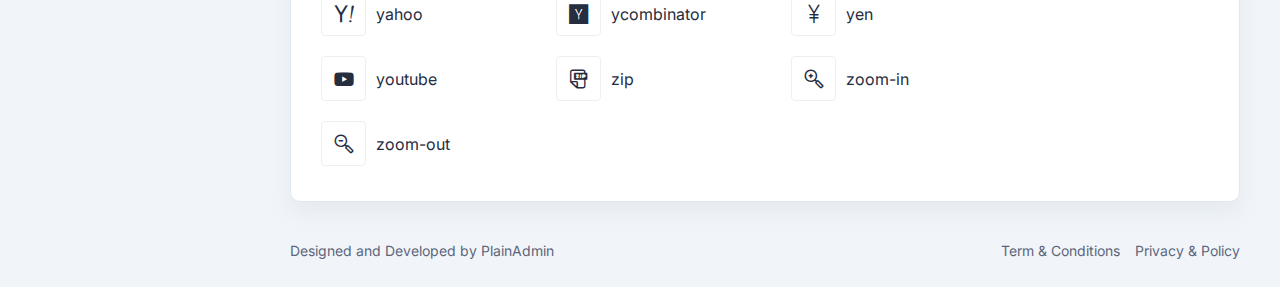
<file: Realta.Frontend/wwwroot/plain/icons.html>
<!DOCTYPE html>
<html lang="en">
  <head>
    <meta charset="UTF-8" />
    <meta http-equiv="X-UA-Compatible" content="IE=edge" />
    <meta name="viewport" content="width=device-width, initial-scale=1.0" />
    <link
      rel="shortcut icon"
      href="assets/images/favicon.svg"
      type="image/x-icon"
    />
    <title>Line Icons | PlainAdmin Demo</title>

    <!-- ========== All CSS files linkup ========= -->
    <link rel="stylesheet" href="assets/css/bootstrap.min.css" />
    <link rel="stylesheet" href="assets/css/lineicons.css" />
    <link rel="stylesheet" href="assets/css/materialdesignicons.min.css" />
    <link rel="stylesheet" href="assets/css/fullcalendar.css" />
    <link rel="stylesheet" href="assets/css/main.css" />
  </head>
  <body>
    <!-- ======== sidebar-nav start =========== -->
    <aside class="sidebar-nav-wrapper">
      <div class="navbar-logo">
        <a href="index.html">
          <img src="assets/images/logo/logo.svg" alt="logo" />
        </a>
      </div>
      <nav class="sidebar-nav">
        <ul>
          <li class="nav-item nav-item-has-children">
            <a
              href="#0"
              class="collapsed"
              data-bs-toggle="collapse"
              data-bs-target="#ddmenu_1"
              aria-controls="ddmenu_1"
              aria-expanded="false"
              aria-label="Toggle navigation"
            >
              <span class="icon">
                <svg width="22" height="22" viewBox="0 0 22 22">
                  <path
                    d="M17.4167 4.58333V6.41667H13.75V4.58333H17.4167ZM8.25 4.58333V10.0833H4.58333V4.58333H8.25ZM17.4167 11.9167V17.4167H13.75V11.9167H17.4167ZM8.25 15.5833V17.4167H4.58333V15.5833H8.25ZM19.25 2.75H11.9167V8.25H19.25V2.75ZM10.0833 2.75H2.75V11.9167H10.0833V2.75ZM19.25 10.0833H11.9167V19.25H19.25V10.0833ZM10.0833 13.75H2.75V19.25H10.0833V13.75Z"
                  />
                </svg>
              </span>
              <span class="text">Dashboard</span>
            </a>
            <ul id="ddmenu_1" class="collapse dropdown-nav">
              <li>
                <a href="index.html"> eCommerce </a>
              </li>
            </ul>
          </li>
          <li class="nav-item nav-item-has-children">
            <a
              href="#0"
              class="collapsed"
              data-bs-toggle="collapse"
              data-bs-target="#ddmenu_2"
              aria-controls="ddmenu_2"
              aria-expanded="false"
              aria-label="Toggle navigation"
            >
              <span class="icon">
                <svg
                  width="22"
                  height="22"
                  viewBox="0 0 22 22"
                  fill="none"
                  xmlns="http://www.w3.org/2000/svg"
                >
                  <path
                    d="M12.8334 1.83325H5.50008C5.01385 1.83325 4.54754 2.02641 4.20372 2.37022C3.8599 2.71404 3.66675 3.18036 3.66675 3.66659V18.3333C3.66675 18.8195 3.8599 19.2858 4.20372 19.6296C4.54754 19.9734 5.01385 20.1666 5.50008 20.1666H16.5001C16.9863 20.1666 17.4526 19.9734 17.7964 19.6296C18.1403 19.2858 18.3334 18.8195 18.3334 18.3333V7.33325L12.8334 1.83325ZM16.5001 18.3333H5.50008V3.66659H11.9167V8.24992H16.5001V18.3333Z"
                  />
                </svg>
              </span>
              <span class="text">Pages</span>
            </a>
            <ul id="ddmenu_2" class="collapse dropdown-nav">
              <li>
                <a href="settings.html"> Settings </a>
              </li>
              <li>
                <a href="blank-page.html"> Blank Page </a>
              </li>
            </ul>
          </li>
          <li class="nav-item">
            <a href="invoice.html">
              <span class="icon">
                <svg
                  width="22"
                  height="22"
                  viewBox="0 0 22 22"
                  fill="none"
                  xmlns="http://www.w3.org/2000/svg"
                >
                  <path
                    d="M17.4166 7.33333C18.9383 7.33333 20.1666 8.56167 20.1666 10.0833V15.5833H16.4999V19.25H5.49992V15.5833H1.83325V10.0833C1.83325 8.56167 3.06159 7.33333 4.58325 7.33333H5.49992V2.75H16.4999V7.33333H17.4166ZM7.33325 4.58333V7.33333H14.6666V4.58333H7.33325ZM14.6666 17.4167V13.75H7.33325V17.4167H14.6666ZM16.4999 13.75H18.3333V10.0833C18.3333 9.57917 17.9208 9.16667 17.4166 9.16667H4.58325C4.07909 9.16667 3.66659 9.57917 3.66659 10.0833V13.75H5.49992V11.9167H16.4999V13.75ZM17.4166 10.5417C17.4166 11.0458 17.0041 11.4583 16.4999 11.4583C15.9958 11.4583 15.5833 11.0458 15.5833 10.5417C15.5833 10.0375 15.9958 9.625 16.4999 9.625C17.0041 9.625 17.4166 10.0375 17.4166 10.5417Z"
                  />
                </svg>
              </span>
              <span class="text">Invoice</span>
            </a>
          </li>
          <li class="nav-item nav-item-has-children">
            <a
              href="#0"
              class="collapsed"
              data-bs-toggle="collapse"
              data-bs-target="#ddmenu_3"
              aria-controls="ddmenu_3"
              aria-expanded="false"
              aria-label="Toggle navigation"
            >
              <span class="icon">
                <svg
                  width="22"
                  height="22"
                  viewBox="0 0 22 22"
                  fill="none"
                  xmlns="http://www.w3.org/2000/svg"
                >
                  <path
                    d="M12.9067 14.2908L15.2808 11.9167H6.41667V10.0833H15.2808L12.9067 7.70917L14.2083 6.41667L18.7917 11L14.2083 15.5833L12.9067 14.2908ZM17.4167 2.75C17.9029 2.75 18.3692 2.94315 18.713 3.28697C19.0568 3.63079 19.25 4.0971 19.25 4.58333V8.86417L17.4167 7.03083V4.58333H4.58333V17.4167H17.4167V14.9692L19.25 13.1358V17.4167C19.25 17.9029 19.0568 18.3692 18.713 18.713C18.3692 19.0568 17.9029 19.25 17.4167 19.25H4.58333C3.56583 19.25 2.75 18.425 2.75 17.4167V4.58333C2.75 3.56583 3.56583 2.75 4.58333 2.75H17.4167Z"
                  />
                </svg>
              </span>
              <span class="text">Auth</span>
            </a>
            <ul id="ddmenu_3" class="collapse dropdown-nav">
              <li>
                <a href="signin.html"> Sign In </a>
              </li>
              <li>
                <a href="signup.html"> Sign Up </a>
              </li>
            </ul>
          </li>
          <span class="divider"><hr /></span>
          <li class="nav-item nav-item-has-children">
            <a
              href="#0"
              class="collapsed"
              data-bs-toggle="collapse"
              data-bs-target="#ddmenu_4"
              aria-controls="ddmenu_4"
              aria-expanded="false"
              aria-label="Toggle navigation"
            >
              <span class="icon">
                <svg
                  width="22"
                  height="22"
                  viewBox="0 0 22 22"
                  fill="none"
                  xmlns="http://www.w3.org/2000/svg"
                >
                  <path
                    d="M3.66675 4.58325V16.4999H19.2501V4.58325H3.66675ZM5.50008 14.6666V6.41659H8.25008V14.6666H5.50008ZM10.0834 14.6666V11.4583H12.8334V14.6666H10.0834ZM17.4167 14.6666H14.6667V11.4583H17.4167V14.6666ZM10.0834 9.62492V6.41659H17.4167V9.62492H10.0834Z"
                  />
                </svg>
              </span>
              <span class="text">UI Elements </span>
            </a>
            <ul id="ddmenu_4" class="collapse dropdown-nav">
              <li>
                <a href="alerts.html"> Alerts </a>
              </li>
              <li>
                <a href="buttons.html"> Buttons </a>
              </li>
              <li>
                <a href="cards.html"> Cards </a>
              </li>
              <li>
                <a href="typography.html"> Typography </a>
              </li>
            </ul>
          </li>
          <li class="nav-item nav-item-has-children">
            <a
              href="icons.html"
              class=""
              data-bs-toggle="collapse"
              data-bs-target="#ddmenu_55"
              aria-controls="ddmenu_55"
              aria-expanded="false"
              aria-label="Toggle navigation"
            >
              <span class="icon">
                <svg
                  width="22"
                  height="22"
                  viewBox="0 0 22 22"
                  fill="none"
                  xmlns="http://www.w3.org/2000/svg"
                >
                  <path
                    d="M1.83325 19.25V17.4167H18.3333V19.25H1.83325ZM18.3333 7.33333V4.58333H16.4999V7.33333H18.3333ZM18.3333 2.75C18.8195 2.75 19.2858 2.94315 19.6296 3.28697C19.9734 3.63079 20.1666 4.0971 20.1666 4.58333V7.33333C20.1666 7.81956 19.9734 8.28588 19.6296 8.6297C19.2858 8.97351 18.8195 9.16667 18.3333 9.16667H16.4999V11.9167C16.4999 12.8891 16.1136 13.8218 15.426 14.5094C14.7383 15.197 13.8057 15.5833 12.8333 15.5833H7.33325C6.36079 15.5833 5.42816 15.197 4.74053 14.5094C4.05289 13.8218 3.66659 12.8891 3.66659 11.9167V2.75H18.3333ZM14.6666 4.58333H5.49992V11.9167C5.49992 12.4029 5.69307 12.8692 6.03689 13.213C6.38071 13.5568 6.84702 13.75 7.33325 13.75H12.8333C13.3195 13.75 13.7858 13.5568 14.1296 13.213C14.4734 12.8692 14.6666 12.4029 14.6666 11.9167V4.58333Z"
                  />
                </svg>
              </span>
              <span class="text">Icons</span>
            </a>
            <ul id="ddmenu_55" class="collapse show dropdown-nav">
              <li>
                <a href="icons.html" class="active"> LineIcons </a>
              </li>
              <li>
                <a href="mdi-icons.html"> MDI Icons </a>
              </li>
            </ul>
          </li>
          <li class="nav-item nav-item-has-children">
            <a
              href="#0"
              class="collapsed"
              data-bs-toggle="collapse"
              data-bs-target="#ddmenu_5"
              aria-controls="ddmenu_5"
              aria-expanded="false"
              aria-label="Toggle navigation"
            >
              <span class="icon">
                <svg
                  width="22"
                  height="22"
                  viewBox="0 0 22 22"
                  fill="none"
                  xmlns="http://www.w3.org/2000/svg"
                >
                  <path
                    d="M13.75 4.58325H16.5L15.125 6.41659L13.75 4.58325ZM4.58333 1.83325H17.4167C18.4342 1.83325 19.25 2.65825 19.25 3.66659V18.3333C19.25 19.3508 18.4342 20.1666 17.4167 20.1666H4.58333C3.575 20.1666 2.75 19.3508 2.75 18.3333V3.66659C2.75 2.65825 3.575 1.83325 4.58333 1.83325ZM4.58333 3.66659V7.33325H17.4167V3.66659H4.58333ZM4.58333 18.3333H17.4167V9.16659H4.58333V18.3333ZM6.41667 10.9999H15.5833V12.8333H6.41667V10.9999ZM6.41667 14.6666H15.5833V16.4999H6.41667V14.6666Z"
                  />
                </svg>
              </span>
              <span class="text"> Forms </span>
            </a>
            <ul id="ddmenu_5" class="collapse dropdown-nav">
              <li>
                <a href="form-elements.html"> Form Elements </a>
              </li>
            </ul>
          </li>
          <li class="nav-item">
            <a href="tables.html">
              <span class="icon">
                <svg
                  width="22"
                  height="22"
                  viewBox="0 0 22 22"
                  fill="none"
                  xmlns="http://www.w3.org/2000/svg"
                >
                  <path
                    d="M4.58333 3.66675H17.4167C17.9029 3.66675 18.3692 3.8599 18.713 4.20372C19.0568 4.54754 19.25 5.01385 19.25 5.50008V16.5001C19.25 16.9863 19.0568 17.4526 18.713 17.7964C18.3692 18.1403 17.9029 18.3334 17.4167 18.3334H4.58333C4.0971 18.3334 3.63079 18.1403 3.28697 17.7964C2.94315 17.4526 2.75 16.9863 2.75 16.5001V5.50008C2.75 5.01385 2.94315 4.54754 3.28697 4.20372C3.63079 3.8599 4.0971 3.66675 4.58333 3.66675ZM4.58333 7.33341V11.0001H10.0833V7.33341H4.58333ZM11.9167 7.33341V11.0001H17.4167V7.33341H11.9167ZM4.58333 12.8334V16.5001H10.0833V12.8334H4.58333ZM11.9167 12.8334V16.5001H17.4167V12.8334H11.9167Z"
                  />
                </svg>
              </span>
              <span class="text">Tables</span>
            </a>
          </li>
          <span class="divider"><hr /></span>

          <li class="nav-item">
            <a href="notification.html">
              <span class="icon">
                <svg
                  width="22"
                  height="22"
                  viewBox="0 0 22 22"
                  fill="none"
                  xmlns="http://www.w3.org/2000/svg"
                >
                  <path
                    d="M9.16667 19.25H12.8333C12.8333 20.2584 12.0083 21.0834 11 21.0834C9.99167 21.0834 9.16667 20.2584 9.16667 19.25ZM19.25 17.4167V18.3334H2.75V17.4167L4.58333 15.5834V10.0834C4.58333 7.24171 6.41667 4.76671 9.16667 3.94171V3.66671C9.16667 2.65837 9.99167 1.83337 11 1.83337C12.0083 1.83337 12.8333 2.65837 12.8333 3.66671V3.94171C15.5833 4.76671 17.4167 7.24171 17.4167 10.0834V15.5834L19.25 17.4167ZM15.5833 10.0834C15.5833 7.51671 13.5667 5.50004 11 5.50004C8.43333 5.50004 6.41667 7.51671 6.41667 10.0834V16.5H15.5833V10.0834Z"
                  />
                </svg>
              </span>
              <span class="text">Notifications</span>
            </a>
          </li>
        </ul>
      </nav>
      <div class="promo-box">
        <h3>PlainAdmin Pro</h3>
        <p>Get All Dashboards and 300+ UI Elements</p>
        <a
          href="https://plainadmin.com/pro"
          target="_blank"
          rel="nofollow"
          class="main-btn primary-btn btn-hover"
        >
          Purchase Now
        </a>
      </div>
    </aside>
    <div class="overlay"></div>
    <!-- ======== sidebar-nav end =========== -->

    <!-- ======== main-wrapper start =========== -->
    <main class="main-wrapper">
      <!-- ========== header start ========== -->
      <header class="header">
        <div class="container-fluid">
          <div class="row">
            <div class="col-lg-5 col-md-5 col-6">
              <div class="header-left d-flex align-items-center">
                <div class="menu-toggle-btn mr-20">
                  <button
                    id="menu-toggle"
                    class="main-btn primary-btn btn-hover"
                  >
                    <i class="lni lni-chevron-left me-2"></i> Menu
                  </button>
                </div>
                <div class="header-search d-none d-md-flex">
                  <form action="#">
                    <input type="text" placeholder="Search..." />
                    <button><i class="lni lni-search-alt"></i></button>
                  </form>
                </div>
              </div>
            </div>
            <div class="col-lg-7 col-md-7 col-6">
              <div class="header-right">
                <!-- notification start -->
                <div class="notification-box ml-15 d-none d-md-flex">
                  <button
                    class="dropdown-toggle"
                    type="button"
                    id="notification"
                    data-bs-toggle="dropdown"
                    aria-expanded="false"
                  >
                    <i class="lni lni-alarm"></i>
                    <span>2</span>
                  </button>
                  <ul
                    class="dropdown-menu dropdown-menu-end"
                    aria-labelledby="notification"
                  >
                    <li>
                      <a href="#0">
                        <div class="image">
                          <img src="assets/images/lead/lead-6.png" alt="" />
                        </div>
                        <div class="content">
                          <h6>
                            John Doe
                            <span class="text-regular">
                              comment on a product.
                            </span>
                          </h6>
                          <p>
                            Lorem ipsum dolor sit amet, consect etur adipiscing
                            elit Vivamus tortor.
                          </p>
                          <span>10 mins ago</span>
                        </div>
                      </a>
                    </li>
                    <li>
                      <a href="#0">
                        <div class="image">
                          <img src="assets/images/lead/lead-1.png" alt="" />
                        </div>
                        <div class="content">
                          <h6>
                            Jonathon
                            <span class="text-regular">
                              like on a product.
                            </span>
                          </h6>
                          <p>
                            Lorem ipsum dolor sit amet, consect etur adipiscing
                            elit Vivamus tortor.
                          </p>
                          <span>10 mins ago</span>
                        </div>
                      </a>
                    </li>
                  </ul>
                </div>
                <!-- notification end -->
                <!-- message start -->
                <div class="header-message-box ml-15 d-none d-md-flex">
                  <button
                    class="dropdown-toggle"
                    type="button"
                    id="message"
                    data-bs-toggle="dropdown"
                    aria-expanded="false"
                  >
                    <i class="lni lni-envelope"></i>
                    <span>3</span>
                  </button>
                  <ul
                    class="dropdown-menu dropdown-menu-end"
                    aria-labelledby="message"
                  >
                    <li>
                      <a href="#0">
                        <div class="image">
                          <img src="assets/images/lead/lead-5.png" alt="" />
                        </div>
                        <div class="content">
                          <h6>Jacob Jones</h6>
                          <p>Hey!I can across your profile and ...</p>
                          <span>10 mins ago</span>
                        </div>
                      </a>
                    </li>
                    <li>
                      <a href="#0">
                        <div class="image">
                          <img src="assets/images/lead/lead-3.png" alt="" />
                        </div>
                        <div class="content">
                          <h6>John Doe</h6>
                          <p>Would you mind please checking out</p>
                          <span>12 mins ago</span>
                        </div>
                      </a>
                    </li>
                    <li>
                      <a href="#0">
                        <div class="image">
                          <img src="assets/images/lead/lead-2.png" alt="" />
                        </div>
                        <div class="content">
                          <h6>Anee Lee</h6>
                          <p>Hey! are you available for freelance?</p>
                          <span>1h ago</span>
                        </div>
                      </a>
                    </li>
                  </ul>
                </div>
                <!-- message end -->
                <!-- filter start -->
                <div class="filter-box ml-15 d-none d-md-flex">
                  <button class="" type="button" id="filter">
                    <i class="lni lni-funnel"></i>
                  </button>
                </div>
                <!-- filter end -->
                <!-- profile start -->
                <div class="profile-box ml-15">
                  <button
                    class="dropdown-toggle bg-transparent border-0"
                    type="button"
                    id="profile"
                    data-bs-toggle="dropdown"
                    aria-expanded="false"
                  >
                    <div class="profile-info">
                      <div class="info">
                        <h6>John Doe</h6>
                        <div class="image">
                          <img
                            src="assets/images/profile/profile-image.png"
                            alt=""
                          />
                          <span class="status"></span>
                        </div>
                      </div>
                    </div>
                    <i class="lni lni-chevron-down"></i>
                  </button>
                  <ul
                    class="dropdown-menu dropdown-menu-end"
                    aria-labelledby="profile"
                  >
                    <li>
                      <a href="#0">
                        <i class="lni lni-user"></i> View Profile
                      </a>
                    </li>
                    <li>
                      <a href="#0">
                        <i class="lni lni-alarm"></i> Notifications
                      </a>
                    </li>
                    <li>
                      <a href="#0"> <i class="lni lni-inbox"></i> Messages </a>
                    </li>
                    <li>
                      <a href="#0"> <i class="lni lni-cog"></i> Settings </a>
                    </li>
                    <li>
                      <a href="#0"> <i class="lni lni-exit"></i> Sign Out </a>
                    </li>
                  </ul>
                </div>
                <!-- profile end -->
              </div>
            </div>
          </div>
        </div>
      </header>
      <!-- ========== header end ========== -->

      <!-- ========== section start ========== -->
      <section class="section">
        <div class="container-fluid">
          <!-- ========== title-wrapper start ========== -->
          <div class="title-wrapper pt-30">
            <div class="row align-items-center">
              <div class="col-md-6">
                <div class="titlemb-30">
                  <h2>Icons</h2>
                </div>
              </div>
              <!-- end col -->
              <div class="col-md-6">
                <div class="breadcrumb-wrapper mb-30">
                  <nav aria-label="breadcrumb">
                    <ol class="breadcrumb">
                      <li class="breadcrumb-item">
                        <a href="#0">Dashboard</a>
                      </li>
                      <li class="breadcrumb-item active" aria-current="page">
                        Icons
                      </li>
                    </ol>
                  </nav>
                </div>
              </div>
              <!-- end col -->
            </div>
            <!-- end row -->
          </div>
          <!-- ========== title-wrapper end ========== -->
          <div class="icons-wrapper">
            <div class="row">
              <div class="col-12">
                <div class="card-style">
                  <div class="title d-flex justify-content-between">
                    <div class="left">
                      <h6 class="text-medium mb-10">Icons Pack</h6>
                    </div>
                  </div>
                  <!-- End Title -->
                  <ul class="icons">
                    <li class="trigger Free">
                      <i class="lni lni-500px"></i><span>500px</span>
                    </li>
                    <li class="trigger Free">
                      <i class="lni lni-add-files"></i><span>add-files</span>
                    </li>
                    <li class="trigger Free">
                      <i class="lni lni-adobe"></i><span>adobe</span>
                    </li>
                    <li class="trigger Free">
                      <i class="lni lni-agenda"></i><span>agenda</span>
                    </li>
                    <li class="trigger Free">
                      <i class="lni lni-airbnb"></i><span>airbnb</span>
                    </li>
                    <li class="trigger Free">
                      <i class="lni lni-alarm"></i><span>alarm</span>
                    </li>
                    <li class="trigger Free">
                      <i class="lni lni-alarm-clock"></i
                      ><span>alarm-clock</span>
                    </li>
                    <li class="trigger Free">
                      <i class="lni lni-amazon"></i><span>amazon</span>
                    </li>
                    <li class="trigger Free">
                      <i class="lni lni-amazon-original"></i
                      ><span>amazon-original</span>
                    </li>
                    <li class="trigger Free">
                      <i class="lni lni-amazon-pay"></i><span>amazon-pay</span>
                    </li>
                    <li class="trigger Free">
                      <i class="lni lni-ambulance"></i><span>ambulance</span>
                    </li>
                    <li class="trigger Free">
                      <i class="lni lni-amex"></i><span>amex</span>
                    </li>
                    <li class="trigger Free">
                      <i class="lni lni-anchor"></i><span>anchor</span>
                    </li>
                    <li class="trigger Free">
                      <i class="lni lni-android"></i><span>android</span>
                    </li>
                    <li class="trigger Free">
                      <i class="lni lni-android-original"></i
                      ><span>android-original</span>
                    </li>
                    <li class="trigger Free">
                      <i class="lni lni-angellist"></i><span>angellist</span>
                    </li>
                    <li class="trigger Free">
                      <i class="lni lni-angle-double-down"></i
                      ><span>angle-double-down</span>
                    </li>
                    <li class="trigger Free">
                      <i class="lni lni-angle-double-left"></i
                      ><span>angle-double-left</span>
                    </li>
                    <li class="trigger Free">
                      <i class="lni lni-angle-double-right"></i
                      ><span>angle-double-right</span>
                    </li>
                    <li class="trigger Free">
                      <i class="lni lni-angle-double-up"></i
                      ><span>angle-double-up</span>
                    </li>
                    <li class="trigger Free">
                      <i class="lni lni-angular"></i><span>angular</span>
                    </li>
                    <li class="trigger Free">
                      <i class="lni lni-apartment"></i><span>apartment</span>
                    </li>
                    <li class="trigger Free">
                      <i class="lni lni-app-store"></i><span>app-store</span>
                    </li>
                    <li class="trigger Free">
                      <i class="lni lni-apple-brand"></i><span>apple-brand</span>
                    </li>
                    <li class="trigger Free">
                      <i class="lni lni-apple-pay"></i><span>apple-pay</span>
                    </li>
                    <li class="trigger Free">
                      <i class="lni lni-archive"></i><span>archive</span>
                    </li>
                    <li class="trigger Free">
                      <i class="lni lni-arrow-down"></i><span>arrow-down</span>
                    </li>
                    <li class="trigger Free">
                      <i class="lni lni-arrow-down-circle"></i
                      ><span>arrow-down-circle</span>
                    </li>
                    <li class="trigger Free">
                      <i class="lni lni-arrow-left"></i><span>arrow-left</span>
                    </li>
                    <li class="trigger Free">
                      <i class="lni lni-arrow-left-circle"></i
                      ><span>arrow-left-circle</span>
                    </li>
                    <li class="trigger Free">
                      <i class="lni lni-arrow-right"></i
                      ><span>arrow-right</span>
                    </li>
                    <li class="trigger Free">
                      <i class="lni lni-arrow-right-circle"></i
                      ><span>arrow-right-circle</span>
                    </li>
                    <li class="trigger Free">
                      <i class="lni lni-arrow-top-left"></i
                      ><span>arrow-top-left</span>
                    </li>
                    <li class="trigger Free">
                      <i class="lni lni-arrow-top-right"></i
                      ><span>arrow-top-right</span>
                    </li>
                    <li class="trigger Free">
                      <i class="lni lni-arrow-up"></i><span>arrow-up</span>
                    </li>
                    <li class="trigger Free">
                      <i class="lni lni-arrow-up-circle"></i
                      ><span>arrow-up-circle</span>
                    </li>
                    <li class="trigger Free">
                      <i class="lni lni-arrows-horizontal"></i
                      ><span>arrows-horizontal</span>
                    </li>
                    <li class="trigger Free">
                      <i class="lni lni-arrows-vertical"></i
                      ><span>arrows-vertical</span>
                    </li>
                    <li class="trigger Free">
                      <i class="lni lni-atlassian"></i><span>atlassian</span>
                    </li>
                    <li class="trigger Free">
                      <i class="lni lni-aws"></i><span>aws</span>
                    </li>
                    <li class="trigger Free">
                      <i class="lni lni-backward"></i><span>backward</span>
                    </li>
                    <li class="trigger Free">
                      <i class="lni lni-baloon"></i><span>baloon</span>
                    </li>
                    <li class="trigger Free">
                      <i class="lni lni-ban"></i><span>ban</span>
                    </li>
                    <li class="trigger Free">
                      <i class="lni lni-bar-chart"></i><span>bar-chart</span>
                    </li>
                    <li class="trigger Free">
                      <i class="lni lni-basketball"></i><span>basketball</span>
                    </li>
                    <li class="trigger Free">
                      <i class="lni lni-behance"></i><span>behance</span>
                    </li>
                    <li class="trigger Free">
                      <i class="lni lni-behance-original"></i
                      ><span>behance-original</span>
                    </li>
                    <li class="trigger Free">
                      <i class="lni lni-bi-cycle"></i><span>bi-cycle</span>
                    </li>
                    <li class="trigger Free">
                      <i class="lni lni-bitbucket"></i><span>bitbucket</span>
                    </li>
                    <li class="trigger Free">
                      <i class="lni lni-bitcoin"></i><span>bitcoin</span>
                    </li>
                    <li class="trigger Free">
                      <i class="lni lni-blackboard"></i><span>blackboard</span>
                    </li>
                    <li class="trigger Free">
                      <i class="lni lni-blogger"></i><span>blogger</span>
                    </li>
                    <li class="trigger Free">
                      <i class="lni lni-bluetooth"></i><span>bluetooth</span>
                    </li>
                    <li class="trigger Free">
                      <i class="lni lni-bold"></i><span>bold</span>
                    </li>
                    <li class="trigger Free">
                      <i class="lni lni-bolt"></i><span>bolt</span>
                    </li>
                    <li class="trigger Free">
                      <i class="lni lni-bolt-alt"></i><span>bolt-alt</span>
                    </li>
                    <li class="trigger Free">
                      <i class="lni lni-book"></i><span>book</span>
                    </li>
                    <li class="trigger Free">
                      <i class="lni lni-bookmark"></i><span>bookmark</span>
                    </li>
                    <li class="trigger Free">
                      <i class="lni lni-bookmark-alt"></i
                      ><span>bookmark-alt</span>
                    </li>
                    <li class="trigger Free">
                      <i class="lni lni-bootstrap"></i><span>bootstrap</span>
                    </li>
                    <li class="trigger Free">
                      <i class="lni lni-bricks"></i><span>bricks</span>
                    </li>
                    <li class="trigger Free">
                      <i class="lni lni-bridge"></i><span>bridge</span>
                    </li>
                    <li class="trigger Free">
                      <i class="lni lni-briefcase"></i><span>briefcase</span>
                    </li>
                    <li class="trigger Free">
                      <i class="lni lni-brush"></i><span>brush</span>
                    </li>
                    <li class="trigger Free">
                      <i class="lni lni-brush-alt"></i><span>brush-alt</span>
                    </li>
                    <li class="trigger Free">
                      <i class="lni lni-bubble"></i><span>bubble</span>
                    </li>
                    <li class="trigger Free">
                      <i class="lni lni-bug"></i><span>bug</span>
                    </li>
                    <li class="trigger Free">
                      <i class="lni lni-bulb"></i><span>bulb</span>
                    </li>
                    <li class="trigger Free">
                      <i class="lni lni-bullhorn"></i><span>bullhorn</span>
                    </li>
                    <li class="trigger Free">
                      <i class="lni lni-burger"></i><span>burger</span>
                    </li>
                    <li class="trigger Free">
                      <i class="lni lni-bus"></i><span>bus</span>
                    </li>
                    <li class="trigger Free">
                      <i class="lni lni-cake"></i><span>cake</span>
                    </li>
                    <li class="trigger Free">
                      <i class="lni lni-calculator"></i><span>calculator</span>
                    </li>
                    <li class="trigger Free">
                      <i class="lni lni-calendar"></i><span>calendar</span>
                    </li>
                    <li class="trigger Free">
                      <i class="lni lni-camera"></i><span>camera</span>
                    </li>
                    <li class="trigger Free">
                      <i class="lni lni-candy"></i><span>candy</span>
                    </li>
                    <li class="trigger Free">
                      <i class="lni lni-candy-cane"></i><span>candy-cane</span>
                    </li>
                    <li class="trigger Free">
                      <i class="lni lni-capsule"></i><span>capsule</span>
                    </li>
                    <li class="trigger Free">
                      <i class="lni lni-car"></i><span>car</span>
                    </li>
                    <li class="trigger Free">
                      <i class="lni lni-car-alt"></i><span>car-alt</span>
                    </li>
                    <li class="trigger Free">
                      <i class="lni lni-caravan"></i><span>caravan</span>
                    </li>
                    <li class="trigger Free">
                      <i class="lni lni-cart"></i><span>cart</span>
                    </li>
                    <li class="trigger Free">
                      <i class="lni lni-cart-full"></i><span>cart-full</span>
                    </li>
                    <li class="trigger Free">
                      <i class="lni lni-certificate"></i
                      ><span>certificate</span>
                    </li>
                    <li class="trigger Free">
                      <i class="lni lni-check-box"></i><span>check-box</span>
                    </li>
                    <li class="trigger Free">
                      <i class="lni lni-checkmark"></i><span>checkmark</span>
                    </li>
                    <li class="trigger Free">
                      <i class="lni lni-checkmark-circle"></i
                      ><span>checkmark-circle</span>
                    </li>
                    <li class="trigger Free">
                      <i class="lni lni-chef-hat"></i><span>chef-hat</span>
                    </li>
                    <li class="trigger Free">
                      <i class="lni lni-chevron-down"></i
                      ><span>chevron-down</span>
                    </li>
                    <li class="trigger Free">
                      <i class="lni lni-chevron-down-circle"></i
                      ><span>chevron-down-circle</span>
                    </li>
                    <li class="trigger Free">
                      <i class="lni lni-chevron-left"></i
                      ><span>chevron-left</span>
                    </li>
                    <li class="trigger Free">
                      <i class="lni lni-chevron-left-circle"></i
                      ><span>chevron-left-circle</span>
                    </li>
                    <li class="trigger Free">
                      <i class="lni lni-chevron-right"></i
                      ><span>chevron-right</span>
                    </li>
                    <li class="trigger Free">
                      <i class="lni lni-chevron-right-circle"></i
                      ><span>chevron-right-circle</span>
                    </li>
                    <li class="trigger Free">
                      <i class="lni lni-chevron-up"></i><span>chevron-up</span>
                    </li>
                    <li class="trigger Free">
                      <i class="lni lni-chevron-up-circle"></i
                      ><span>chevron-up-circle</span>
                    </li>
                    <li class="trigger Free">
                      <i class="lni lni-chrome"></i><span>chrome</span>
                    </li>
                    <li class="trigger Free">
                      <i class="lni lni-circle-minus"></i
                      ><span>circle-minus</span>
                    </li>
                    <li class="trigger Free">
                      <i class="lni lni-circle-plus"></i
                      ><span>circle-plus</span>
                    </li>
                    <li class="trigger Free">
                      <i class="lni lni-clipboard"></i><span>clipboard</span>
                    </li>
                    <li class="trigger Free">
                      <i class="lni lni-close"></i><span>close</span>
                    </li>
                    <li class="trigger Free">
                      <i class="lni lni-cloud"></i><span>cloud</span>
                    </li>
                    <li class="trigger Free">
                      <i class="lni lni-cloud-check"></i
                      ><span>cloud-check</span>
                    </li>
                    <li class="trigger Free">
                      <i class="lni lni-cloud-download"></i
                      ><span>cloud-download</span>
                    </li>
                    <li class="trigger Free">
                      <i class="lni lni-cloud-network"></i
                      ><span>cloud-network</span>
                    </li>
                    <li class="trigger Free">
                      <i class="lni lni-cloud-sync"></i><span>cloud-sync</span>
                    </li>
                    <li class="trigger Free">
                      <i class="lni lni-cloud-upload"></i
                      ><span>cloud-upload</span>
                    </li>
                    <li class="trigger Free">
                      <i class="lni lni-cloudy-sun"></i><span>cloudy-sun</span>
                    </li>
                    <li class="trigger Free">
                      <i class="lni lni-code"></i><span>code</span>
                    </li>
                    <li class="trigger Free">
                      <i class="lni lni-code-alt"></i><span>code-alt</span>
                    </li>
                    <li class="trigger Free">
                      <i class="lni lni-codepen"></i><span>codepen</span>
                    </li>
                    <li class="trigger Free">
                      <i class="lni lni-coffee-cup"></i><span>coffee-cup</span>
                    </li>
                    <li class="trigger Free">
                      <i class="lni lni-cog"></i><span>cog</span>
                    </li>
                    <li class="trigger Free">
                      <i class="lni lni-cogs"></i><span>cogs</span>
                    </li>
                    <li class="trigger Free">
                      <i class="lni lni-coin"></i><span>coin</span>
                    </li>
                    <li class="trigger Free">
                      <i class="lni lni-comments"></i><span>comments</span>
                    </li>
                    <li class="trigger Free">
                      <i class="lni lni-comments-alt-2"></i><span>comments-alt</span>
                    </li>
                    <li class="trigger Free">
                      <i class="lni lni-comments-reply"></i
                      ><span>comments-reply</span>
                    </li>
                    <li class="trigger Free">
                      <i class="lni lni-compass"></i><span>compass</span>
                    </li>
                    <li class="trigger Free">
                      <i class="lni lni-construction"></i
                      ><span>construction</span>
                    </li>
                    <li class="trigger Free">
                      <i class="lni lni-construction-hammer"></i
                      ><span>construction-hammer</span>
                    </li>
                    <li class="trigger Free">
                      <i class="lni lni-consulting"></i><span>consulting</span>
                    </li>
                    <li class="trigger Free">
                      <i class="lni lni-control-panel"></i
                      ><span>control-panel</span>
                    </li>
                    <li class="trigger Free">
                      <i class="lni lni-cpanel"></i><span>cpanel</span>
                    </li>
                    <li class="trigger Free">
                      <i class="lni lni-creative-commons"></i
                      ><span>creative-commons</span>
                    </li>
                    <li class="trigger Free">
                      <i class="lni lni-credit-cards"></i
                      ><span>credit-cards</span>
                    </li>
                    <li class="trigger Free">
                      <i class="lni lni-crop"></i><span>crop</span>
                    </li>
                    <li class="trigger Free">
                      <i class="lni lni-cross-circle"></i
                      ><span>cross-circle</span>
                    </li>
                    <li class="trigger Free">
                      <i class="lni lni-crown"></i><span>crown</span>
                    </li>
                    <li class="trigger Free">
                      <i class="lni lni-css3"></i><span>css3</span>
                    </li>
                    <li class="trigger Free">
                      <i class="lni lni-cup"></i><span>cup</span>
                    </li>
                    <li class="trigger Free">
                      <i class="lni lni-customer"></i><span>customer</span>
                    </li>
                    <li class="trigger Free">
                      <i class="lni lni-cut"></i><span>cut</span>
                    </li>
                    <li class="trigger Free">
                      <i class="lni lni-dashboard"></i><span>dashboard</span>
                    </li>
                    <li class="trigger Free">
                      <i class="lni lni-database"></i><span>database</span>
                    </li>
                    <li class="trigger Free">
                      <i class="lni lni-delivery"></i><span>delivery</span>
                    </li>
                    <li class="trigger Free">
                      <i class="lni lni-dev"></i><span>dev</span>
                    </li>
                    <li class="trigger Free">
                      <i class="lni lni-diamond"></i><span>diamond</span>
                    </li>
                    <li class="trigger Free">
                      <i class="lni lni-diamond-alt"></i
                      ><span>diamond-alt</span>
                    </li>
                    <li class="trigger Free">
                      <i class="lni lni-diners-club"></i
                      ><span>diners-club</span>
                    </li>
                    <li class="trigger Free">
                      <i class="lni lni-dinner"></i><span>dinner</span>
                    </li>
                    <li class="trigger Free">
                      <i class="lni lni-direction"></i><span>direction</span>
                    </li>
                    <li class="trigger Free">
                      <i class="lni lni-direction-alt"></i
                      ><span>direction-alt</span>
                    </li>
                    <li class="trigger Free">
                      <i class="lni lni-direction-ltr"></i
                      ><span>direction-ltr</span>
                    </li>
                    <li class="trigger Free">
                      <i class="lni lni-direction-rtl"></i
                      ><span>direction-rtl</span>
                    </li>
                    <li class="trigger Free">
                      <i class="lni lni-discord"></i><span>discord</span>
                    </li>
                    <li class="trigger Free">
                      <i class="lni lni-discover"></i><span>discover</span>
                    </li>
                    <li class="trigger Free">
                      <i class="lni lni-display"></i><span>display</span>
                    </li>
                    <li class="trigger Free">
                      <i class="lni lni-display-alt"></i
                      ><span>display-alt</span>
                    </li>
                    <li class="trigger Free">
                      <i class="lni lni-docker"></i><span>docker</span>
                    </li>
                    <li class="trigger Free">
                      <i class="lni lni-dollar"></i><span>dollar</span>
                    </li>
                    <li class="trigger Free">
                      <i class="lni lni-domain"></i><span>domain</span>
                    </li>
                    <li class="trigger Free">
                      <i class="lni lni-download"></i><span>download</span>
                    </li>
                    <li class="trigger Free">
                      <i class="lni lni-dribbble"></i><span>dribbble</span>
                    </li>
                    <li class="trigger Free">
                      <i class="lni lni-drop"></i><span>drop</span>
                    </li>
                    <li class="trigger Free">
                      <i class="lni lni-dropbox"></i><span>dropbox</span>
                    </li>
                    <li class="trigger Free">
                      <i class="lni lni-dropbox-original"></i
                      ><span>dropbox-original</span>
                    </li>
                    <li class="trigger Free">
                      <i class="lni lni-drupal"></i><span>drupal</span>
                    </li>
                    <li class="trigger Free">
                      <i class="lni lni-drupal-original"></i
                      ><span>drupal-original</span>
                    </li>
                    <li class="trigger Free">
                      <i class="lni lni-dumbbell"></i><span>dumbbell</span>
                    </li>
                    <li class="trigger Free">
                      <i class="lni lni-edge"></i><span>edge</span>
                    </li>
                    <li class="trigger Free">
                      <i class="lni lni-cool"></i><span>cool</span>
                    </li>
                    <li class="trigger Free">
                      <i class="lni lni-friendly"></i><span>friendly</span>
                    </li>
                    <li class="trigger Free">
                      <i class="lni lni-happy"></i><span>happy</span>
                    </li>
                    <li class="trigger Free">
                      <i class="lni lni-sad"></i><span>sad</span>
                    </li>
                    <li class="trigger Free">
                      <i class="lni lni-smile"></i><span>smile</span>
                    </li>
                    <li class="trigger Free">
                      <i class="lni lni-speechless"></i><span>speechless</span>
                    </li>
                    <li class="trigger Free">
                      <i class="lni lni-suspect"></i><span>suspect</span>
                    </li>
                    <li class="trigger Free">
                      <i class="lni lni-tounge"></i><span>tounge</span>
                    </li>
                    <li class="trigger Free">
                      <i class="lni lni-empty-file"></i><span>empty-file</span>
                    </li>
                    <li class="trigger Free">
                      <i class="lni lni-enter"></i><span>enter</span>
                    </li>
                    <li class="trigger Free">
                      <i class="lni lni-envato"></i><span>envato</span>
                    </li>
                    <li class="trigger Free">
                      <i class="lni lni-envelope"></i><span>envelope</span>
                    </li>
                    <li class="trigger Free">
                      <i class="lni lni-eraser"></i><span>eraser</span>
                    </li>
                    <li class="trigger Free">
                      <i class="lni lni-euro"></i><span>euro</span>
                    </li>
                    <li class="trigger Free">
                      <i class="lni lni-exit"></i><span>exit</span>
                    </li>
                    <li class="trigger Free">
                      <i class="lni lni-exit-down"></i><span>exit-down</span>
                    </li>
                    <li class="trigger Free">
                      <i class="lni lni-exit-up"></i><span>exit-up</span>
                    </li>
                    <li class="trigger Free">
                      <i class="lni lni-eye"></i><span>eye</span>
                    </li>
                    <li class="trigger Free">
                      <i class="lni lni-facebook"></i><span>facebook</span>
                    </li>
                    <li class="trigger Free">
                      <i class="lni lni-facebook-fill"></i
                      ><span>facebook-fill</span>
                    </li>
                    <li class="trigger Free">
                      <i class="lni lni-facebook-messenger"></i
                      ><span>facebook-messenger</span>
                    </li>
                    <li class="trigger Free">
                      <i class="lni lni-facebook-original"></i
                      ><span>facebook-original</span>
                    </li>
                    <li class="trigger Free">
                      <i class="lni lni-facebook-oval"></i
                      ><span>facebook-oval</span>
                    </li>
                    <li class="trigger Free">
                      <i class="lni lni-figma"></i><span>figma</span>
                    </li>
                    <li class="trigger Free">
                      <i class="lni lni-files"></i><span>files</span>
                    </li>
                    <li class="trigger Free">
                      <i class="lni lni-firefox"></i><span>firefox</span>
                    </li>
                    <li class="trigger Free">
                      <i class="lni lni-firefox-original"></i
                      ><span>firefox-original</span>
                    </li>
                    <li class="trigger Free">
                      <i class="lni lni-fireworks"></i><span>fireworks</span>
                    </li>
                    <li class="trigger Free">
                      <i class="lni lni-first-aid"></i><span>first-aid</span>
                    </li>
                    <li class="trigger Free">
                      <i class="lni lni-flag"></i><span>flag</span>
                    </li>
                    <li class="trigger Free">
                      <i class="lni lni-flag-alt"></i><span>flag-alt</span>
                    </li>
                    <li class="trigger Free">
                      <i class="lni lni-flags-alt-1"></i></i><span>flags</span>
                    </li>
                    <li class="trigger Free">
                      <i class="lni lni-flickr"></i><span>flickr</span>
                    </li>
                    <li class="trigger Free">
                      <i class="lni lni-flower"></i><span>flower</span>
                    </li>
                    <li class="trigger Free">
                      <i class="lni lni-folder"></i><span>folder</span>
                    </li>
                    <li class="trigger Free">
                      <i class="lni lni-forward"></i><span>forward</span>
                    </li>
                    <li class="trigger Free">
                      <i class="lni lni-frame-expand"></i
                      ><span>frame-expand</span>
                    </li>
                    <li class="trigger Free">
                      <i class="lni lni-fresh-juice"></i
                      ><span>fresh-juice</span>
                    </li>
                    <li class="trigger Free">
                      <i class="lni lni-full-screen"></i
                      ><span>full-screen</span>
                    </li>
                    <li class="trigger Free">
                      <i class="lni lni-funnel"></i><span>funnel</span>
                    </li>
                    <li class="trigger Free">
                      <i class="lni lni-gallery"></i><span>gallery</span>
                    </li>
                    <li class="trigger Free">
                      <i class="lni lni-game"></i><span>game</span>
                    </li>
                    <li class="trigger Free">
                      <i class="lni lni-gift"></i><span>gift</span>
                    </li>
                    <li class="trigger Free">
                      <i class="lni lni-git"></i><span>git</span>
                    </li>
                    <li class="trigger Free">
                      <i class="lni lni-github"></i><span>github</span>
                    </li>
                    <li class="trigger Free">
                      <i class="lni lni-github-original"></i
                      ><span>github-original</span>
                    </li>
                    <li class="trigger Free">
                      <i class="lni lni-goodreads"></i><span>goodreads</span>
                    </li>
                    <li class="trigger Free">
                      <i class="lni lni-google"></i><span>google</span>
                    </li>
                    <li class="trigger Free">
                      <i class="lni lni-google-drive"></i
                      ><span>google-drive</span>
                    </li>
                    <li class="trigger Free">
                      <i class="lni lni-google-pay"></i><span>google-pay</span>
                    </li>
                    <li class="trigger Free">
                      <i class="lni lni-google-wallet"></i
                      ><span>google-wallet</span>
                    </li>
                    <li class="trigger Free">
                      <i class="lni lni-graduation"></i><span>graduation</span>
                    </li>
                    <li class="trigger Free">
                      <i class="lni lni-graph"></i><span>graph</span>
                    </li>
                    <li class="trigger Free">
                      <i class="lni lni-grid"></i><span>grid</span>
                    </li>
                    <li class="trigger Free">
                      <i class="lni lni-grid-alt"></i><span>grid-alt</span>
                    </li>
                    <li class="trigger Free">
                      <i class="lni lni-grow"></i><span>grow</span>
                    </li>
                    <li class="trigger Free">
                      <i class="lni lni-hacker-news"></i
                      ><span>hacker-news</span>
                    </li>
                    <li class="trigger Free">
                      <i class="lni lni-hammer"></i><span>hammer</span>
                    </li>
                    <li class="trigger Free">
                      <i class="lni lni-hand"></i><span>hand</span>
                    </li>
                    <li class="trigger Free">
                      <i class="lni lni-handshake"></i><span>handshake</span>
                    </li>
                    <li class="trigger Free">
                      <i class="lni lni-harddrive"></i><span>harddrive</span>
                    </li>
                    <li class="trigger Free">
                      <i class="lni lni-headphone"></i><span>headphone</span>
                    </li>
                    <li class="trigger Free">
                      <i class="lni lni-headphone"></i
                      ><span>headphone</span>
                    </li>
                    <li class="trigger Free">
                      <i class="lni lni-heart"></i><span>heart</span>
                    </li>
                    <li class="trigger Free">
                      <i class="lni lni-heart-fill"></i
                      ><span>heart-fill</span>
                    </li>
                    <li class="trigger Free">
                      <i class="lni lni-heart-monitor"></i
                      ><span>heart-monitor</span>
                    </li>
                    <li class="trigger Free">
                      <i class="lni lni-helicopter"></i><span>helicopter</span>
                    </li>
                    <li class="trigger Free">
                      <i class="lni lni-helmet"></i><span>helmet</span>
                    </li>
                    <li class="trigger Free">
                      <i class="lni lni-help"></i><span>help</span>
                    </li>
                    <li class="trigger Free">
                      <i class="lni lni-highlight"></i><span>highlight</span>
                    </li>
                    <li class="trigger Free">
                      <i class="lni lni-highlight-alt"></i
                      ><span>highlight-alt</span>
                    </li>
                    <li class="trigger Free">
                      <i class="lni lni-home"></i><span>home</span>
                    </li>
                    <li class="trigger Free">
                      <i class="lni lni-hospital"></i><span>hospital</span>
                    </li>
                    <li class="trigger Free">
                      <i class="lni lni-hourglass"></i><span>hourglass</span>
                    </li>
                    <li class="trigger Free">
                      <i class="lni lni-html5"></i><span>html5</span>
                    </li>
                    <li class="trigger Free">
                      <i class="lni lni-image"></i><span>image</span>
                    </li>
                    <li class="trigger Free">
                      <i class="lni lni-inbox"></i><span>inbox</span>
                    </li>
                    <li class="trigger Free">
                      <i class="lni lni-indent-decrease"></i
                      ><span>indent-decrease</span>
                    </li>
                    <li class="trigger Free">
                      <i class="lni lni-indent-increase"></i
                      ><span>indent-increase</span>
                    </li>
                    <li class="trigger Free">
                      <i class="lni lni-infinite"></i><span>infinite</span>
                    </li>
                    <li class="trigger Free">
                      <i class="lni lni-information"></i
                      ><span>information</span>
                    </li>
                    <li class="trigger Free">
                      <i class="lni lni-instagram"></i><span>instagram</span>
                    </li>
                    <li class="trigger Free">
                      <i class="lni lni-instagram-fill"></i
                      ><span>instagram-fill</span>
                    </li>
                    <li class="trigger Free">
                      <i class="lni lni-instagram-original"></i
                      ><span>instagram-original</span>
                    </li>
                    <li class="trigger Free">
                      <i class="lni lni-invention"></i><span>invention</span>
                    </li>
                    <li class="trigger Free">
                      <i class="lni lni-invest-monitor"></i
                      ><span>invest-monitor</span>
                    </li>
                    <li class="trigger Free">
                      <i class="lni lni-investment"></i><span>investment</span>
                    </li>
                    <li class="trigger Free">
                      <i class="lni lni-island"></i><span>island</span>
                    </li>
                    <li class="trigger Free">
                      <i class="lni lni-italic"></i><span>italic</span>
                    </li>
                    <li class="trigger Free">
                      <i class="lni lni-java"></i><span>java</span>
                    </li>
                    <li class="trigger Free">
                      <i class="lni lni-javascript"></i><span>javascript</span>
                    </li>
                    <li class="trigger Free">
                      <i class="lni lni-jcb"></i><span>jcb</span>
                    </li>
                    <li class="trigger Free">
                      <i class="lni lni-joomla"></i><span>joomla</span>
                    </li>
                    <li class="trigger Free">
                      <i class="lni lni-joomla-original"></i
                      ><span>joomla-original</span>
                    </li>
                    <li class="trigger Free">
                      <i class="lni lni-jsfiddle"></i><span>jsfiddle</span>
                    </li>
                    <li class="trigger Free">
                      <i class="lni lni-juice"></i><span>juice</span>
                    </li>
                    <li class="trigger Free">
                      <i class="lni lni-key"></i><span>key</span>
                    </li>
                    <li class="trigger Free">
                      <i class="lni lni-keyboard"></i><span>keyboard</span>
                    </li>
                    <li class="trigger Free">
                      <i class="lni lni-keyword-research"></i
                      ><span>keyword-research</span>
                    </li>
                    <li class="trigger Free">
                      <i class="lni lni-laptop"></i><span>laptop</span>
                    </li>
                    <li class="trigger Free">
                      <i class="lni lni-laptop-phone"></i
                      ><span>laptop-phone</span>
                    </li>
                    <li class="trigger Free">
                      <i class="lni lni-laravel"></i><span>laravel</span>
                    </li>
                    <li class="trigger Free">
                      <i class="lni lni-layers"></i><span>layers</span>
                    </li>
                    <li class="trigger Free">
                      <i class="lni lni-layout"></i><span>layout</span>
                    </li>
                    <li class="trigger Free">
                      <i class="lni lni-leaf"></i><span>leaf</span>
                    </li>
                    <li class="trigger Free">
                      <i class="lni lni-library"></i><span>library</span>
                    </li>
                    <li class="trigger Free">
                      <i class="lni lni-lifering"></i><span>lifering</span>
                    </li>
                    <li class="trigger Free">
                      <i class="lni lni-line"></i><span>line</span>
                    </li>
                    <li class="trigger Free">
                      <i class="lni lni-line-dashed"></i
                      ><span>line-dashed</span>
                    </li>
                    <li class="trigger Free">
                      <i class="lni lni-line-dotted"></i
                      ><span>line-dotted</span>
                    </li>
                    <li class="trigger Free">
                      <i class="lni lni-line-double"></i
                      ><span>line-double</span>
                    </li>
                    <li class="trigger Free">
                      <i class="lni lni-line-spacing"></i
                      ><span>line-spacing</span>
                    </li>
                    <li class="trigger Free">
                      <i class="lni lni-lineicons"></i><span>lineicons</span>
                    </li>
                    <li class="trigger Free">
                      <i class="lni lni-lineicons-alt"></i
                      ><span>lineicons-alt</span>
                    </li>
                    <li class="trigger Free">
                      <i class="lni lni-link"></i><span>link</span>
                    </li>
                    <li class="trigger Free">
                      <i class="lni lni-linkedin"></i><span>linkedin</span>
                    </li>
                    <li class="trigger Free">
                      <i class="lni lni-linkedin-original"></i
                      ><span>linkedin-original</span>
                    </li>
                    <li class="trigger Free">
                      <i class="lni lni-list"></i><span>list</span>
                    </li>
                    <li class="trigger Free">
                      <i class="lni lni-lock"></i><span>lock</span>
                    </li>
                    <li class="trigger Free">
                      <i class="lni lni-lock-alt"></i><span>lock-alt</span>
                    </li>
                    <li class="trigger Free">
                      <i class="lni lni-magnet"></i><span>magnet</span>
                    </li>
                    <li class="trigger Free">
                      <i class="lni lni-magnifier"></i><span>magnifier</span>
                    </li>
                    <li class="trigger Free">
                      <i class="lni lni-mailchimp"></i><span>mailchimp</span>
                    </li>
                    <li class="trigger Free">
                      <i class="lni lni-map"></i><span>map</span>
                    </li>
                    <li class="trigger Free">
                      <i class="lni lni-map-marker"></i><span>map-marker</span>
                    </li>
                    <li class="trigger Free">
                      <i class="lni lni-mashroom"></i><span>mashroom</span>
                    </li>
                    <li class="trigger Free">
                      <i class="lni lni-mastercard"></i><span>mastercard</span>
                    </li>
                    <li class="trigger Free">
                      <i class="lni lni-medium"></i><span>medium</span>
                    </li>
                    <li class="trigger Free">
                      <i class="lni lni-magento"></i><span>magento</span>
                    </li>
                    <li class="trigger Free">
                      <i class="lni lni-menu"></i><span>menu</span>
                    </li>
                    <li class="trigger Free">
                      <i class="lni lni-mic"></i><span>mic</span>
                    </li>
                    <li class="trigger Free">
                      <i class="lni lni-microphone"></i><span>microphone</span>
                    </li>
                    <li class="trigger Free">
                      <i class="lni lni-microscope"></i><span>microscope</span>
                    </li>
                    <li class="trigger Free">
                      <i class="lni lni-microsoft"></i><span>microsoft</span>
                    </li>
                    <li class="trigger Free">
                      <i class="lni lni-minus"></i><span>minus</span>
                    </li>
                    <li class="trigger Free">
                      <i class="lni lni-mobile"></i><span>mobile</span>
                    </li>
                    <li class="trigger Free">
                      <i class="lni lni-money-location"></i
                      ><span>money-location</span>
                    </li>
                    <li class="trigger Free">
                      <i class="lni lni-money-protection"></i
                      ><span>money-protection</span>
                    </li>
                    <li class="trigger Free">
                      <i class="lni lni-more"></i><span>more</span>
                    </li>
                    <li class="trigger Free">
                      <i class="lni lni-more-alt"></i><span>more-alt</span>
                    </li>
                    <li class="trigger Free">
                      <i class="lni lni-mouse"></i><span>mouse</span>
                    </li>
                    <li class="trigger Free">
                      <i class="lni lni-move"></i><span>move</span>
                    </li>
                    <li class="trigger Free">
                      <i class="lni lni-music"></i><span>music</span>
                    </li>
                    <li class="trigger Free">
                      <i class="lni lni-network"></i><span>network</span>
                    </li>
                    <li class="trigger Free">
                      <i class="lni lni-night"></i><span>night</span>
                    </li>
                    <li class="trigger Free">
                      <i class="lni lni-nodejs"></i><span>nodejs</span>
                    </li>
                    <li class="trigger Free">
                      <i class="lni lni-nodejs-alt"></i><span>nodejs-alt</span>
                    </li>
                    <li class="trigger Free">
                      <i class="lni lni-notepad"></i><span>notepad</span>
                    </li>
                    <li class="trigger Free">
                      <i class="lni lni-npm"></i><span>npm</span>
                    </li>
                    <li class="trigger Free">
                      <i class="lni lni-offer"></i><span>offer</span>
                    </li>
                    <li class="trigger Free">
                      <i class="lni lni-opera"></i><span>opera</span>
                    </li>
                    <li class="trigger Free">
                      <i class="lni lni-package"></i><span>package</span>
                    </li>
                    <li class="trigger Free">
                      <i class="lni lni-page-break"></i><span>page-break</span>
                    </li>
                    <li class="trigger Free">
                      <i class="lni lni-pagination"></i><span>pagination</span>
                    </li>
                    <li class="trigger Free">
                      <i class="lni lni-paint-bucket-alt"></i>
                      <span>paint-bucket-alt</span>
                    </li>
                    <li class="trigger Free">
                      <i class="lni lni-paint-roller"></i
                      ><span>paint-roller</span>
                    </li>
                    <li class="trigger Free">
                      <i class="lni lni-pallet"></i><span>pallet</span>
                    </li>
                    <li class="trigger Free">
                      <i class="lni lni-paperclip"></i><span>paperclip</span>
                    </li>
                    <li class="trigger Free">
                      <i class="lni lni-patreon"></i><span>patreon</span>
                    </li>
                    <li class="trigger Free">
                      <i class="lni lni-pause"></i><span>pause</span>
                    </li>
                    <li class="trigger Free">
                      <i class="lni lni-paypal"></i><span>paypal</span>
                    </li>
                    <li class="trigger Free">
                      <i class="lni lni-paypal-original"></i
                      ><span>paypal-original</span>
                    </li>
                    <li class="trigger Free">
                      <i class="lni lni-pencil"></i><span>pencil</span>
                    </li>
                    <li class="trigger Free">
                      <i class="lni lni-pencil-alt"></i><span>pencil-alt</span>
                    </li>
                    <li class="trigger Free">
                      <i class="lni lni-phone"></i><span>phone</span>
                    </li>
                    <li class="trigger Free">
                      <i class="lni lni-phone-set"></i><span>phone-set</span>
                    </li>
                    <li class="trigger Free">
                      <i class="lni lni-php"></i><span>php</span>
                    </li>
                    <li class="trigger Free">
                      <i class="lni lni-pie-chart"></i><span>pie-chart</span>
                    </li>
                    <li class="trigger Free">
                      <i class="lni lni-pilcrow"></i><span>pilcrow</span>
                    </li>
                    <li class="trigger Free">
                      <i class="lni lni-pin"></i><span>pin</span>
                    </li>
                    <li class="trigger Free">
                      <i class="lni lni-pinterest"></i><span>pinterest</span>
                    </li>
                    <li class="trigger Free">
                      <i class="lni lni-pizza"></i><span>pizza</span>
                    </li>
                    <li class="trigger Free">
                      <i class="lni lni-plane"></i><span>plane</span>
                    </li>
                    <li class="trigger Free">
                      <i class="lni lni-play"></i><span>play</span>
                    </li>
                    <li class="trigger Free">
                      <i class="lni lni-play-store"></i><span>play-store</span>
                    </li>
                    <li class="trigger Free">
                      <i class="lni lni-plug"></i><span>plug</span>
                    </li>
                    <li class="trigger Free">
                      <i class="lni lni-plus"></i><span>plus</span>
                    </li>
                    <li class="trigger Free">
                      <i class="lni lni-pointer"></i><span>pointer</span>
                    </li>
                    <li class="trigger Free">
                      <i class="lni lni-pointer-down"></i
                      ><span>pointer-down</span>
                    </li>
                    <li class="trigger Free">
                      <i class="lni lni-pointer-left"></i
                      ><span>pointer-left</span>
                    </li>
                    <li class="trigger Free">
                      <i class="lni lni-pointer-right"></i
                      ><span>pointer-right</span>
                    </li>
                    <li class="trigger Free">
                      <i class="lni lni-pointer-top"></i
                      ><span>pointer-top</span>
                    </li>
                    <li class="trigger Free">
                      <i class="lni lni-popup"></i><span>popup</span>
                    </li>
                    <li class="trigger Free">
                      <i class="lni lni-postcard"></i><span>postcard</span>
                    </li>
                    <li class="trigger Free">
                      <i class="lni lni-pound"></i><span>pound</span>
                    </li>
                    <li class="trigger Free">
                      <i class="lni lni-power-switch"></i
                      ><span>power-switch</span>
                    </li>
                    <li class="trigger Free">
                      <i class="lni lni-printer"></i><span>printer</span>
                    </li>
                    <li class="trigger Free">
                      <i class="lni lni-producthunt"></i
                      ><span>producthunt</span>
                    </li>
                    <li class="trigger Free">
                      <i class="lni lni-protection"></i><span>protection</span>
                    </li>
                    <li class="trigger Free">
                      <i class="lni lni-pulse"></i><span>pulse</span>
                    </li>
                    <li class="trigger Free">
                      <i class="lni lni-pyramids"></i><span>pyramids</span>
                    </li>
                    <li class="trigger Free">
                      <i class="lni lni-python"></i><span>python</span>
                    </li>
                    <li class="trigger Free">
                      <i class="lni lni-question-circle"></i
                      ><span>question-circle</span>
                    </li>
                    <li class="trigger Free">
                      <i class="lni lni-quora"></i><span>quora</span>
                    </li>
                    <li class="trigger Free">
                      <i class="lni lni-quotation"></i><span>quotation</span>
                    </li>
                    <li class="trigger Free">
                      <i class="lni lni-radio-button"></i
                      ><span>radio-button</span>
                    </li>
                    <li class="trigger Free">
                      <i class="lni lni-rain"></i><span>rain</span>
                    </li>
                    <li class="trigger Free">
                      <i class="lni lni-react"></i><span>react</span>
                    </li>
                    <li class="trigger Free">
                      <i class="lni lni-reddit"></i><span>reddit</span>
                    </li>
                    <li class="trigger Free">
                      <i class="lni lni-reload"></i><span>reload</span>
                    </li>
                    <li class="trigger Free">
                      <i class="lni lni-remove-file"></i
                      ><span>remove-file</span>
                    </li>
                    <li class="trigger Free">
                      <i class="lni lni-reply"></i><span>reply</span>
                    </li>
                    <li class="trigger Free">
                      <i class="lni lni-restaurant"></i><span>restaurant</span>
                    </li>
                    <li class="trigger Free">
                      <i class="lni lni-revenue"></i><span>revenue</span>
                    </li>
                    <li class="trigger Free">
                      <i class="lni lni-road"></i><span>road</span>
                    </li>
                    <li class="trigger Free">
                      <i class="lni lni-rocket"></i><span>rocket</span>
                    </li>
                    <li class="trigger Free">
                      <i class="lni lni-rss-feed"></i><span>rss-feed</span>
                    </li>
                    <li class="trigger Free">
                      <i class="lni lni-ruler"></i><span>ruler</span>
                    </li>
                    <li class="trigger Free">
                      <i class="lni lni-ruler-alt"></i><span>ruler-alt</span>
                    </li>
                    <li class="trigger Free">
                      <i class="lni lni-ruler-pencil"></i
                      ><span>ruler-pencil</span>
                    </li>
                    <li class="trigger Free">
                      <i class="lni lni-rupee"></i><span>rupee</span>
                    </li>
                    <li class="trigger Free">
                      <i class="lni lni-save"></i><span>save</span>
                    </li>
                    <li class="trigger Free">
                      <i class="lni lni-school-bench"></i
                      ><span>school-bench</span>
                    </li>
                    <li class="trigger Free">
                      <i class="lni lni-school-bench-alt"></i
                      ><span>school-bench-alt</span>
                    </li>
                    <li class="trigger Free">
                      <i class="lni lni-scooter"></i><span>scooter</span>
                    </li>
                    <li class="trigger Free">
                      <i class="lni lni-scroll-down"></i
                      ><span>scroll-down</span>
                    </li>
                    <li class="trigger Free">
                      <i class="lni lni-search"></i><span>search</span>
                    </li>
                    <li class="trigger Free">
                      <i class="lni lni-search-alt"></i><span>search-alt</span>
                    </li>
                    <li class="trigger Free">
                      <i class="lni lni-select-cursor"></i><span>select</span>
                    </li>
                    <li class="trigger Free">
                      <i class="lni lni-seo"></i><span>seo</span>
                    </li>
                    <li class="trigger Free">
                      <i class="lni lni-service"></i><span>service</span>
                    </li>
                    <li class="trigger Free">
                      <i class="lni lni-share"></i><span>share</span>
                    </li>
                    <li class="trigger Free">
                      <i class="lni lni-share-alt"></i><span>share-alt</span>
                    </li>
                    <li class="trigger Free">
                      <i class="lni lni-shield"></i><span>shield</span>
                    </li>
                    <li class="trigger Free">
                      <i class="lni lni-shift-left"></i><span>shift-left</span>
                    </li>
                    <li class="trigger Free">
                      <i class="lni lni-shift-right"></i
                      ><span>shift-right</span>
                    </li>
                    <li class="trigger Free">
                      <i class="lni lni-ship"></i><span>ship</span>
                    </li>
                    <li class="trigger Free">
                      <i class="lni lni-shopify"></i><span>shopify</span>
                    </li>
                    <li class="trigger Free">
                      <i class="lni lni-shopping-basket"></i
                      ><span>shopping-basket</span>
                    </li>
                    <li class="trigger Free">
                      <i class="lni lni-shortcode"></i><span>shortcode</span>
                    </li>
                    <li class="trigger Free">
                      <i class="lni lni-shovel"></i><span>shovel</span>
                    </li>
                    <li class="trigger Free">
                      <i class="lni lni-shuffle"></i><span>shuffle</span>
                    </li>
                    <li class="trigger Free">
                      <i class="lni lni-signal"></i><span>signal</span>
                    </li>
                    <li class="trigger Free">
                      <i class="lni lni-sketch"></i><span>sketch</span>
                    </li>
                    <li class="trigger Free">
                      <i class="lni lni-skipping-rope"></i
                      ><span>skipping-rope</span>
                    </li>
                    <li class="trigger Free">
                      <i class="lni lni-skype"></i><span>skype</span>
                    </li>
                    <li class="trigger Free">
                      <i class="lni lni-slack"></i><span>slack</span>
                    </li>
                    <li class="trigger Free">
                      <i class="lni lni-slice"></i><span>slice</span>
                    </li>
                    <li class="trigger Free">
                      <i class="lni lni-slideshare"></i><span>slideshare</span>
                    </li>
                    <li class="trigger Free">
                      <i class="lni lni-slim"></i><span>slim</span>
                    </li>
                    <li class="trigger Free">
                      <i class="lni lni-snapchat"></i><span>snapchat</span>
                    </li>
                    <li class="trigger Free">
                      <i class="lni lni-sort-alpha-asc"></i
                      ><span>sort-alpha-asc</span>
                    </li>
                    <li class="trigger Free">
                      <i class="lni lni-sort-amount-asc"></i
                      ><span>sort-amount-asc</span>
                    </li>
                    <li class="trigger Free">
                      <i class="lni lni-sort-amount-dsc"></i
                      ><span>sort-amount-dsc</span>
                    </li>
                    <li class="trigger Free">
                      <i class="lni lni-soundcloud-original"></i
                      ><span>soundcloud-original</span>
                    </li>
                    <li class="trigger Free">
                      <i class="lni lni-soundcloud"></i><span>soundcloud</span>
                    </li>
                    <li class="trigger Free">
                      <i class="lni lni-spellcheck"></i><span>spellcheck</span>
                    </li>
                    <li class="trigger Free">
                      <i class="lni lni-spinner-solid"></i
                      ><span>spinner-solid</span>
                    </li>
                    <li class="trigger Free">
                      <i class="lni lni-spinner"></i><span>spinner</span>
                    </li>
                    <li class="trigger Free">
                      <i class="lni lni-spinner-arrow"></i
                      ><span>spinner-arrow</span>
                    </li>
                    <li class="trigger Free">
                      <i class="lni lni-spotify"></i><span>spotify</span>
                    </li>
                    <li class="trigger Free">
                      <i class="lni lni-spotify-original"></i
                      ><span>spotify-original</span>
                    </li>
                    <li class="trigger Free">
                      <i class="lni lni-spray"></i><span>spray</span>
                    </li>
                    <li class="trigger Free">
                      <i class="lni lni-sprout"></i><span>sprout</span>
                    </li>
                    <li class="trigger Free">
                      <i class="lni lni-stackoverflow"></i
                      ><span>stackoverflow</span>
                    </li>
                    <li class="trigger Free">
                      <i class="lni lni-stamp"></i><span>stamp</span>
                    </li>
                    <li class="trigger Free">
                      <i class="lni lni-star-fill"></i><span>star</span>
                    </li>
                    <li class="trigger Free">
                      <i class="lni lni-star-empty"></i><span>star-empty</span>
                    </li>
                    <li class="trigger Free">
                      <i class="lni lni-star-fill"></i
                      ><span>star-fill</span>
                    </li>
                    <li class="trigger Free">
                      <i class="lni lni-star-half"></i><span>star-half</span>
                    </li>
                    <li class="trigger Free">
                      <i class="lni lni-stats-down"></i><span>stats-down</span>
                    </li>
                    <li class="trigger Free">
                      <i class="lni lni-stats-up"></i><span>stats-up</span>
                    </li>
                    <li class="trigger Free">
                      <i class="lni lni-steam"></i><span>steam</span>
                    </li>
                    <li class="trigger Free">
                      <i class="lni lni-sthethoscope"></i
                      ><span>sthethoscope</span>
                    </li>
                    <li class="trigger Free">
                      <i class="lni lni-stop"></i><span>stop</span>
                    </li>
                    <li class="trigger Free">
                      <i class="lni lni-strikethrough"></i
                      ><span>strikethrough</span>
                    </li>
                    <li class="trigger Free">
                      <i class="lni lni-stripe"></i><span>stripe</span>
                    </li>
                    <li class="trigger Free">
                      <i class="lni lni-stumbleupon"></i
                      ><span>stumbleupon</span>
                    </li>
                    <li class="trigger Free">
                      <i class="lni lni-sun"></i><span>sun</span>
                    </li>
                    <li class="trigger Free">
                      <i class="lni lni-support"></i><span>support</span>
                    </li>
                    <li class="trigger Free">
                      <i class="lni lni-surf-board"></i><span>surf-board</span>
                    </li>
                    <li class="trigger Free">
                      <i class="lni lni-swift"></i><span>swift</span>
                    </li>
                    <li class="trigger Free">
                      <i class="lni lni-syringe"></i><span>syringe</span>
                    </li>
                    <li class="trigger Free">
                      <i class="lni lni-tab"></i><span>tab</span>
                    </li>
                    <li class="trigger Free">
                      <i class="lni lni-tag"></i><span>tag</span>
                    </li>
                    <li class="trigger Free">
                      <i class="lni lni-target"></i><span>target</span>
                    </li>
                    <li class="trigger Free">
                      <i class="lni lni-target-customer"></i
                      ><span>target-customer</span>
                    </li>
                    <li class="trigger Free">
                      <i class="lni lni-target-revenue"></i
                      ><span>target-revenue</span>
                    </li>
                    <li class="trigger Free">
                      <i class="lni lni-taxi"></i><span>taxi</span>
                    </li>
                    <li class="trigger Free">
                      <i class="lni lni-teabag"></i><span>teabag</span>
                    </li>
                    <li class="trigger Free">
                      <i class="lni lni-telegram"></i><span>telegram</span>
                    </li>
                    <li class="trigger Free">
                      <i class="lni lni-telegram-original"></i
                      ><span>telegram-original</span>
                    </li>
                    <li class="trigger Free">
                      <i class="lni lni-text-align-center"></i
                      ><span>text-align-center</span>
                    </li>
                    <li class="trigger Free">
                      <i class="lni lni-text-align-justify"></i
                      ><span>text-align-justify</span>
                    </li>
                    <li class="trigger Free">
                      <i class="lni lni-text-align-left"></i
                      ><span>text-align-left</span>
                    </li>
                    <li class="trigger Free">
                      <i class="lni lni-text-align-right"></i
                      ><span>text-align-right</span>
                    </li>
                    <li class="trigger Free">
                      <i class="lni lni-text-format"></i
                      ><span>text-format</span>
                    </li>
                    <li class="trigger Free">
                      <i class="lni lni-text-format-remove"></i
                      ><span>text-format-remove</span>
                    </li>
                    <li class="trigger Free">
                      <i class="lni lni-thought"></i><span>thought</span>
                    </li>
                    <li class="trigger Free">
                      <i class="lni lni-thumbs-down"></i
                      ><span>thumbs-down</span>
                    </li>
                    <li class="trigger Free">
                      <i class="lni lni-thumbs-up"></i><span>thumbs-up</span>
                    </li>
                    <li class="trigger Free">
                      <i class="lni lni-thunder"></i><span>thunder</span>
                    </li>
                    <li class="trigger Free">
                      <i class="lni lni-thunder-alt"></i
                      ><span>thunder-alt</span>
                    </li>
                    <li class="trigger Free">
                      <i class="lni lni-ticket"></i><span>ticket</span>
                    </li>
                    <li class="trigger Free">
                      <i class="lni lni-ticket-alt"></i><span>ticket-alt</span>
                    </li>
                    <li class="trigger Free">
                      <i class="lni lni-timer"></i><span>timer</span>
                    </li>
                    <li class="trigger Free">
                      <i class="lni lni-train"></i><span>train</span>
                    </li>
                    <li class="trigger Free">
                      <i class="lni lni-train-alt"></i><span>train-alt</span>
                    </li>
                    <li class="trigger Free">
                      <i class="lni lni-trash-can"></i><span>trash-can</span>
                    </li>
                    <li class="trigger Free">
                      <i class="lni lni-travel"></i><span>travel</span>
                    </li>
                    <li class="trigger Free">
                      <i class="lni lni-tree"></i><span>tree</span>
                    </li>
                    <li class="trigger Free">
                      <i class="lni lni-trees"></i><span>trees</span>
                    </li>
                    <li class="trigger Free">
                      <i class="lni lni-trello"></i><span>trello</span>
                    </li>
                    <li class="trigger Free">
                      <i class="lni lni-trowel"></i><span>trowel</span>
                    </li>
                    <li class="trigger Free">
                      <i class="lni lni-tshirt"></i><span>tshirt</span>
                    </li>
                    <li class="trigger Free">
                      <i class="lni lni-tumblr"></i><span>tumblr</span>
                    </li>
                    <li class="trigger Free">
                      <i class="lni lni-twitch"></i><span>twitch</span>
                    </li>
                    <li class="trigger Free">
                      <i class="lni lni-twitter"></i><span>twitter</span>
                    </li>
                    <li class="trigger Free">
                      <i class="lni lni-twitter-fill"></i
                      ><span>twitter-fill</span>
                    </li>
                    <li class="trigger Free">
                      <i class="lni lni-twitter-original"></i
                      ><span>twitter-original</span>
                    </li>
                    <li class="trigger Free">
                      <i class="lni lni-ubuntu"></i><span>ubuntu</span>
                    </li>
                    <li class="trigger Free">
                      <i class="lni lni-underline"></i><span>underline</span>
                    </li>
                    <li class="trigger Free">
                      <i class="lni lni-unlink"></i><span>unlink</span>
                    </li>
                    <li class="trigger Free">
                      <i class="lni lni-unlock"></i><span>unlock</span>
                    </li>
                    <li class="trigger Free">
                      <i class="lni lni-upload"></i><span>upload</span>
                    </li>
                    <li class="trigger Free">
                      <i class="lni lni-user"></i><span>user</span>
                    </li>
                    <li class="trigger Free">
                      <i class="lni lni-users"></i><span>users</span>
                    </li>
                    <li class="trigger Free">
                      <i class="lni lni-ux"></i><span>ux</span>
                    </li>
                    <li class="trigger Free">
                      <i class="lni lni-vector"></i><span>vector</span>
                    </li>
                    <li class="trigger Free">
                      <i class="lni lni-video"></i><span>video</span>
                    </li>
                    <li class="trigger Free">
                      <i class="lni lni-vimeo"></i><span>vimeo</span>
                    </li>
                    <li class="trigger Free">
                      <i class="lni lni-visa"></i><span>visa</span>
                    </li>
                    <li class="trigger Free">
                      <i class="lni lni-vk"></i><span>vk</span>
                    </li>
                    <li class="trigger Free">
                      <i class="lni lni-volume"></i><span>volume</span>
                    </li>
                    <li class="trigger Free">
                      <i class="lni lni-volume-high"></i
                      ><span>volume-high</span>
                    </li>
                    <li class="trigger Free">
                      <i class="lni lni-volume-low"></i><span>volume-low</span>
                    </li>
                    <li class="trigger Free">
                      <i class="lni lni-volume-medium"></i
                      ><span>volume-medium</span>
                    </li>
                    <li class="trigger Free">
                      <i class="lni lni-volume-mute"></i
                      ><span>volume-mute</span>
                    </li>
                    <li class="trigger Free">
                      <i class="lni lni-wallet"></i><span>wallet</span>
                    </li>
                    <li class="trigger Free">
                      <i class="lni lni-warning"></i><span>warning</span>
                    </li>
                    <li class="trigger Free">
                      <i class="lni lni-website"></i><span>website</span>
                    </li>
                    <li class="trigger Free">
                      <i class="lni lni-website-alt"></i
                      ><span>website-alt</span>
                    </li>
                    <li class="trigger Free">
                      <i class="lni lni-wechat"></i><span>wechat</span>
                    </li>
                    <li class="trigger Free">
                      <i class="lni lni-weight"></i><span>weight</span>
                    </li>
                    <li class="trigger Free">
                      <i class="lni lni-whatsapp"></i><span>whatsapp</span>
                    </li>
                    <li class="trigger Free">
                      <i class="lni lni-wheelbarrow"></i
                      ><span>wheelbarrow</span>
                    </li>
                    <li class="trigger Free">
                      <i class="lni lni-wheelchair"></i><span>wheelchair</span>
                    </li>
                    <li class="trigger Free">
                      <i class="lni lni-windows"></i><span>windows</span>
                    </li>
                    <li class="trigger Free">
                      <i class="lni lni-wordpress"></i><span>wordpress</span>
                    </li>
                    <li class="trigger Free">
                      <i class="lni lni-wordpress-fill"></i
                      ><span>wordpress-fill</span>
                    </li>
                    <li class="trigger Free">
                      <i class="lni lni-world"></i><span>world</span>
                    </li>
                    <li class="trigger Free">
                      <i class="lni lni-world-alt"></i><span>world-alt</span>
                    </li>
                    <li class="trigger Free">
                      <i class="lni lni-write"></i><span>write</span>
                    </li>
                    <li class="trigger Free">
                      <i class="lni lni-yahoo"></i><span>yahoo</span>
                    </li>
                    <li class="trigger Free">
                      <i class="lni lni-ycombinator"></i
                      ><span>ycombinator</span>
                    </li>
                    <li class="trigger Free">
                      <i class="lni lni-yen"></i><span>yen</span>
                    </li>
                    <li class="trigger Free">
                      <i class="lni lni-youtube"></i><span>youtube</span>
                    </li>
                    <li class="trigger Free">
                      <i class="lni lni-zip"></i><span>zip</span>
                    </li>
                    <li class="trigger Free">
                      <i class="lni lni-zoom-in"></i><span>zoom-in</span>
                    </li>
                    <li class="trigger Free">
                      <i class="lni lni-zoom-out"></i><span>zoom-out</span>
                    </li>
                  </ul>
                </div>
              </div>
            </div>
          </div>
        </div>
        <!-- end container -->
      </section>
      <!-- ========== section end ========== -->

      <!-- ========== footer start =========== -->
      <footer class="footer">
        <div class="container-fluid">
          <div class="row">
            <div class="col-md-6 order-last order-md-first">
              <div class="copyright text-center text-md-start">
                <p class="text-sm">
                  Designed and Developed by
                  <a
                    href="https://plainadmin.com"
                    rel="nofollow"
                    target="_blank"
                  >
                    PlainAdmin
                  </a>
                </p>
              </div>
            </div>
            <!-- end col-->
            <div class="col-md-6">
              <div
                class="
                  terms
                  d-flex
                  justify-content-center justify-content-md-end
                "
              >
                <a href="#0" class="text-sm">Term & Conditions</a>
                <a href="#0" class="text-sm ml-15">Privacy & Policy</a>
              </div>
            </div>
          </div>
          <!-- end row -->
        </div>
        <!-- end container -->
      </footer>
      <!-- ========== footer end =========== -->
    </main>
    <!-- ======== main-wrapper end =========== -->

    <!-- ========= All Javascript files linkup ======== -->
    <script src="assets/js/bootstrap.bundle.min.js"></script>
    <script src="assets/js/Chart.min.js"></script>
    <script src="assets/js/dynamic-pie-chart.js"></script>
    <script src="assets/js/moment.min.js"></script>
    <script src="assets/js/fullcalendar.js"></script>
    <script src="assets/js/jvectormap.min.js"></script>
    <script src="assets/js/world-merc.js"></script>
    <script src="assets/js/polyfill.js"></script>
    <script src="assets/js/main.js"></script>
  </body>
</html>
</file>
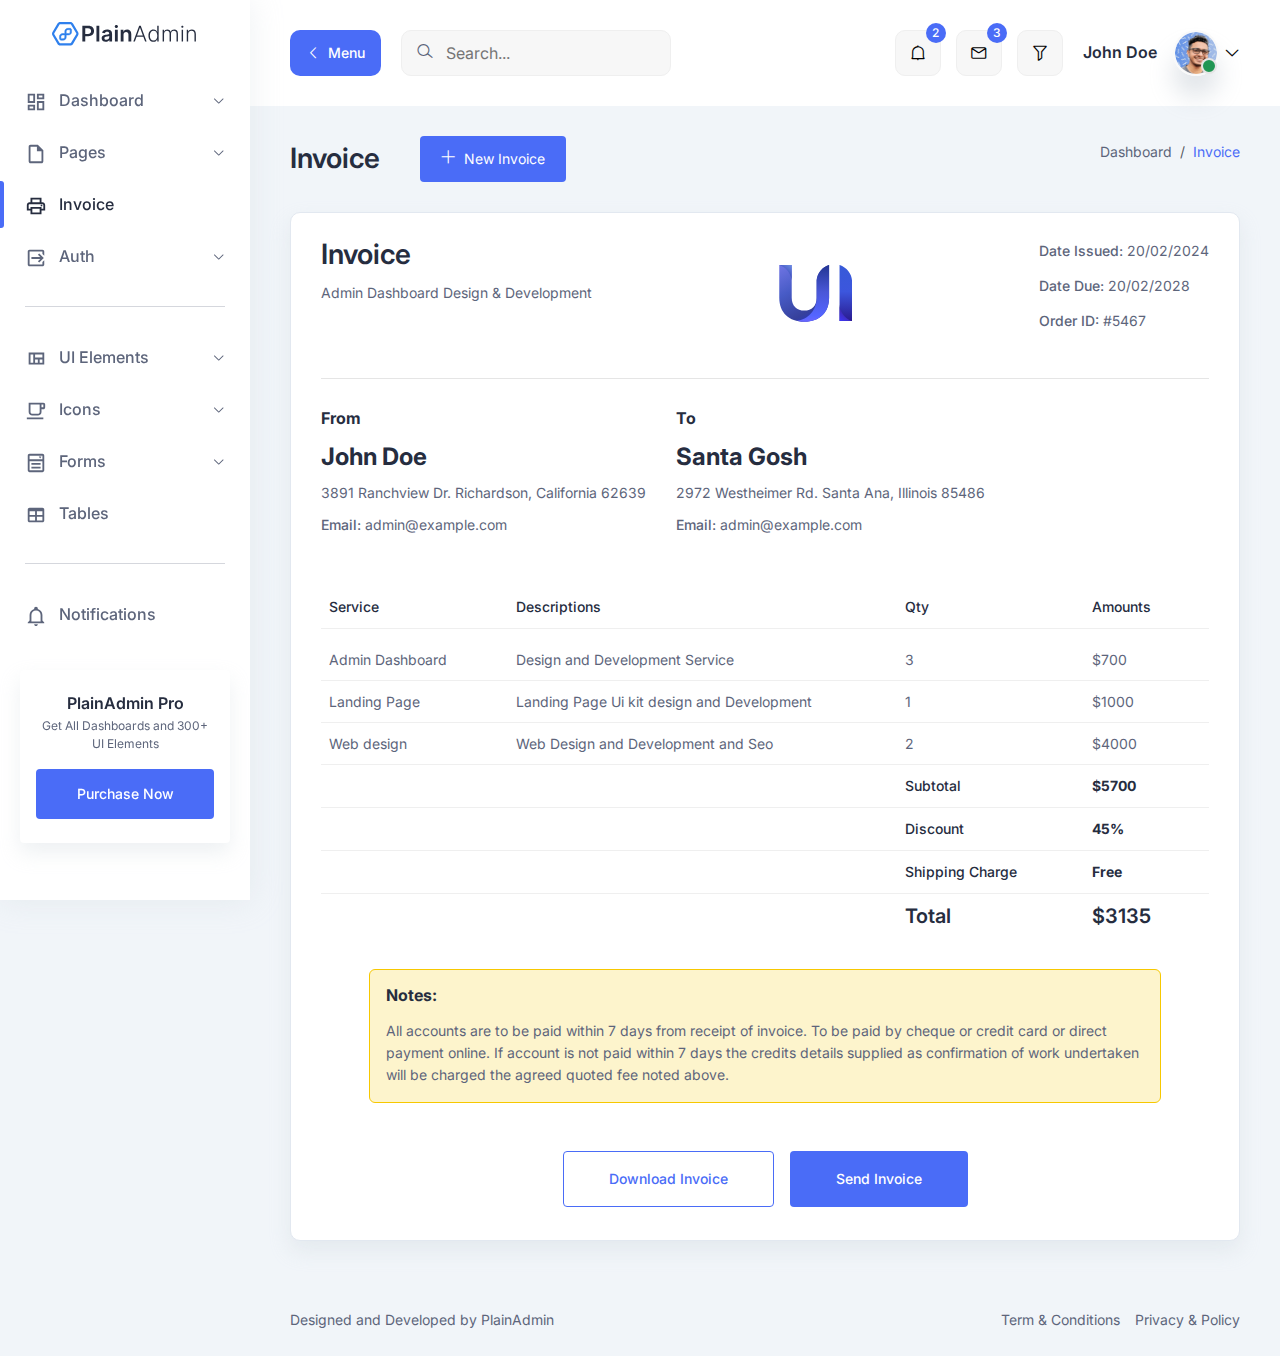
<file: Realta.Frontend/wwwroot/plain/invoice.html>
<!DOCTYPE html>
<html lang="en">
  <head>
    <meta charset="UTF-8" />
    <meta http-equiv="X-UA-Compatible" content="IE=edge" />
    <meta name="viewport" content="width=device-width, initial-scale=1.0" />
    <link
      rel="shortcut icon"
      href="assets/images/favicon.svg"
      type="image/x-icon"
    />
    <title>Invoice | PlainAdmin Demo</title>

    <!-- ========== All CSS files linkup ========= -->
    <link rel="stylesheet" href="assets/css/bootstrap.min.css" />
    <link rel="stylesheet" href="assets/css/lineicons.css" />
    <link rel="stylesheet" href="assets/css/materialdesignicons.min.css" />
    <link rel="stylesheet" href="assets/css/fullcalendar.css" />
    <link rel="stylesheet" href="assets/css/main.css" />
  </head>
  <body>
    <!-- ======== sidebar-nav start =========== -->
    <aside class="sidebar-nav-wrapper">
      <div class="navbar-logo">
        <a href="index.html">
          <img src="assets/images/logo/logo.svg" alt="logo" />
        </a>
      </div>
      <nav class="sidebar-nav">
        <ul>
          <li class="nav-item nav-item-has-children">
            <a
              href="#0"
              class="collapsed"
              data-bs-toggle="collapse"
              data-bs-target="#ddmenu_1"
              aria-controls="ddmenu_1"
              aria-expanded="false"
              aria-label="Toggle navigation"
            >
              <span class="icon">
                <svg width="22" height="22" viewBox="0 0 22 22">
                  <path
                    d="M17.4167 4.58333V6.41667H13.75V4.58333H17.4167ZM8.25 4.58333V10.0833H4.58333V4.58333H8.25ZM17.4167 11.9167V17.4167H13.75V11.9167H17.4167ZM8.25 15.5833V17.4167H4.58333V15.5833H8.25ZM19.25 2.75H11.9167V8.25H19.25V2.75ZM10.0833 2.75H2.75V11.9167H10.0833V2.75ZM19.25 10.0833H11.9167V19.25H19.25V10.0833ZM10.0833 13.75H2.75V19.25H10.0833V13.75Z"
                  />
                </svg>
              </span>
              <span class="text">Dashboard</span>
            </a>
            <ul id="ddmenu_1" class="collapse dropdown-nav">
              <li>
                <a href="index.html"> eCommerce </a>
              </li>
            </ul>
          </li>
          <li class="nav-item nav-item-has-children">
            <a
              href="#0"
              class="collapsed"
              data-bs-toggle="collapse"
              data-bs-target="#ddmenu_2"
              aria-controls="ddmenu_2"
              aria-expanded="false"
              aria-label="Toggle navigation"
            >
              <span class="icon">
                <svg
                  width="22"
                  height="22"
                  viewBox="0 0 22 22"
                  fill="none"
                  xmlns="http://www.w3.org/2000/svg"
                >
                  <path
                    d="M12.8334 1.83325H5.50008C5.01385 1.83325 4.54754 2.02641 4.20372 2.37022C3.8599 2.71404 3.66675 3.18036 3.66675 3.66659V18.3333C3.66675 18.8195 3.8599 19.2858 4.20372 19.6296C4.54754 19.9734 5.01385 20.1666 5.50008 20.1666H16.5001C16.9863 20.1666 17.4526 19.9734 17.7964 19.6296C18.1403 19.2858 18.3334 18.8195 18.3334 18.3333V7.33325L12.8334 1.83325ZM16.5001 18.3333H5.50008V3.66659H11.9167V8.24992H16.5001V18.3333Z"
                  />
                </svg>
              </span>
              <span class="text">Pages</span>
            </a>
            <ul id="ddmenu_2" class="collapse dropdown-nav">
              <li>
                <a href="settings.html"> Settings </a>
              </li>
              <li>
                <a href="blank-page.html"> Blank Page </a>
              </li>
            </ul>
          </li>
          <li class="nav-item active">
            <a href="invoice.html">
              <span class="icon">
                <svg
                  width="22"
                  height="22"
                  viewBox="0 0 22 22"
                  fill="none"
                  xmlns="http://www.w3.org/2000/svg"
                >
                  <path
                    d="M17.4166 7.33333C18.9383 7.33333 20.1666 8.56167 20.1666 10.0833V15.5833H16.4999V19.25H5.49992V15.5833H1.83325V10.0833C1.83325 8.56167 3.06159 7.33333 4.58325 7.33333H5.49992V2.75H16.4999V7.33333H17.4166ZM7.33325 4.58333V7.33333H14.6666V4.58333H7.33325ZM14.6666 17.4167V13.75H7.33325V17.4167H14.6666ZM16.4999 13.75H18.3333V10.0833C18.3333 9.57917 17.9208 9.16667 17.4166 9.16667H4.58325C4.07909 9.16667 3.66659 9.57917 3.66659 10.0833V13.75H5.49992V11.9167H16.4999V13.75ZM17.4166 10.5417C17.4166 11.0458 17.0041 11.4583 16.4999 11.4583C15.9958 11.4583 15.5833 11.0458 15.5833 10.5417C15.5833 10.0375 15.9958 9.625 16.4999 9.625C17.0041 9.625 17.4166 10.0375 17.4166 10.5417Z"
                  />
                </svg>
              </span>
              <span class="text">Invoice</span>
            </a>
          </li>
          <li class="nav-item nav-item-has-children">
            <a
              href="#0"
              class="collapsed"
              data-bs-toggle="collapse"
              data-bs-target="#ddmenu_3"
              aria-controls="ddmenu_3"
              aria-expanded="false"
              aria-label="Toggle navigation"
            >
              <span class="icon">
                <svg
                  width="22"
                  height="22"
                  viewBox="0 0 22 22"
                  fill="none"
                  xmlns="http://www.w3.org/2000/svg"
                >
                  <path
                    d="M12.9067 14.2908L15.2808 11.9167H6.41667V10.0833H15.2808L12.9067 7.70917L14.2083 6.41667L18.7917 11L14.2083 15.5833L12.9067 14.2908ZM17.4167 2.75C17.9029 2.75 18.3692 2.94315 18.713 3.28697C19.0568 3.63079 19.25 4.0971 19.25 4.58333V8.86417L17.4167 7.03083V4.58333H4.58333V17.4167H17.4167V14.9692L19.25 13.1358V17.4167C19.25 17.9029 19.0568 18.3692 18.713 18.713C18.3692 19.0568 17.9029 19.25 17.4167 19.25H4.58333C3.56583 19.25 2.75 18.425 2.75 17.4167V4.58333C2.75 3.56583 3.56583 2.75 4.58333 2.75H17.4167Z"
                  />
                </svg>
              </span>
              <span class="text">Auth</span>
            </a>
            <ul id="ddmenu_3" class="collapse dropdown-nav">
              <li>
                <a href="signin.html"> Sign In </a>
              </li>
              <li>
                <a href="signup.html"> Sign Up </a>
              </li>
            </ul>
          </li>
          <span class="divider"><hr /></span>
          <li class="nav-item nav-item-has-children">
            <a
              href="#0"
              class="collapsed"
              data-bs-toggle="collapse"
              data-bs-target="#ddmenu_4"
              aria-controls="ddmenu_4"
              aria-expanded="false"
              aria-label="Toggle navigation"
            >
              <span class="icon">
                <svg
                  width="22"
                  height="22"
                  viewBox="0 0 22 22"
                  fill="none"
                  xmlns="http://www.w3.org/2000/svg"
                >
                  <path
                    d="M3.66675 4.58325V16.4999H19.2501V4.58325H3.66675ZM5.50008 14.6666V6.41659H8.25008V14.6666H5.50008ZM10.0834 14.6666V11.4583H12.8334V14.6666H10.0834ZM17.4167 14.6666H14.6667V11.4583H17.4167V14.6666ZM10.0834 9.62492V6.41659H17.4167V9.62492H10.0834Z"
                  />
                </svg>
              </span>
              <span class="text">UI Elements </span>
            </a>
            <ul id="ddmenu_4" class="collapse dropdown-nav">
              <li>
                <a href="alerts.html"> Alerts </a>
              </li>
              <li>
                <a href="buttons.html"> Buttons </a>
              </li>
              <li>
                <a href="cards.html"> Cards </a>
              </li>
              <li>
                <a href="typography.html"> Typography </a>
              </li>
            </ul>
          </li>
          <li class="nav-item nav-item-has-children">
            <a
              href="#0"
              class="collapsed"
              data-bs-toggle="collapse"
              data-bs-target="#ddmenu_55"
              aria-controls="ddmenu_55"
              aria-expanded="false"
              aria-label="Toggle navigation"
            >
              <span class="icon">
                <svg
                  width="22"
                  height="22"
                  viewBox="0 0 22 22"
                  fill="none"
                  xmlns="http://www.w3.org/2000/svg"
                >
                  <path
                    d="M1.83325 19.25V17.4167H18.3333V19.25H1.83325ZM18.3333 7.33333V4.58333H16.4999V7.33333H18.3333ZM18.3333 2.75C18.8195 2.75 19.2858 2.94315 19.6296 3.28697C19.9734 3.63079 20.1666 4.0971 20.1666 4.58333V7.33333C20.1666 7.81956 19.9734 8.28588 19.6296 8.6297C19.2858 8.97351 18.8195 9.16667 18.3333 9.16667H16.4999V11.9167C16.4999 12.8891 16.1136 13.8218 15.426 14.5094C14.7383 15.197 13.8057 15.5833 12.8333 15.5833H7.33325C6.36079 15.5833 5.42816 15.197 4.74053 14.5094C4.05289 13.8218 3.66659 12.8891 3.66659 11.9167V2.75H18.3333ZM14.6666 4.58333H5.49992V11.9167C5.49992 12.4029 5.69307 12.8692 6.03689 13.213C6.38071 13.5568 6.84702 13.75 7.33325 13.75H12.8333C13.3195 13.75 13.7858 13.5568 14.1296 13.213C14.4734 12.8692 14.6666 12.4029 14.6666 11.9167V4.58333Z"
                  />
                </svg>
              </span>
              <span class="text">Icons</span>
            </a>
            <ul id="ddmenu_55" class="collapse dropdown-nav">
              <li>
                <a href="icons.html"> LineIcons </a>
              </li>
              <li>
                <a href="mdi-icons.html"> MDI Icons </a>
              </li>
            </ul>
          </li>
          <li class="nav-item nav-item-has-children">
            <a
              href="#0"
              class="collapsed"
              data-bs-toggle="collapse"
              data-bs-target="#ddmenu_5"
              aria-controls="ddmenu_5"
              aria-expanded="false"
              aria-label="Toggle navigation"
            >
              <span class="icon">
                <svg
                  width="22"
                  height="22"
                  viewBox="0 0 22 22"
                  fill="none"
                  xmlns="http://www.w3.org/2000/svg"
                >
                  <path
                    d="M13.75 4.58325H16.5L15.125 6.41659L13.75 4.58325ZM4.58333 1.83325H17.4167C18.4342 1.83325 19.25 2.65825 19.25 3.66659V18.3333C19.25 19.3508 18.4342 20.1666 17.4167 20.1666H4.58333C3.575 20.1666 2.75 19.3508 2.75 18.3333V3.66659C2.75 2.65825 3.575 1.83325 4.58333 1.83325ZM4.58333 3.66659V7.33325H17.4167V3.66659H4.58333ZM4.58333 18.3333H17.4167V9.16659H4.58333V18.3333ZM6.41667 10.9999H15.5833V12.8333H6.41667V10.9999ZM6.41667 14.6666H15.5833V16.4999H6.41667V14.6666Z"
                  />
                </svg>
              </span>
              <span class="text"> Forms </span>
            </a>
            <ul id="ddmenu_5" class="collapse dropdown-nav">
              <li>
                <a href="form-elements.html"> Form Elements </a>
              </li>
            </ul>
          </li>
          <li class="nav-item">
            <a href="tables.html">
              <span class="icon">
                <svg
                  width="22"
                  height="22"
                  viewBox="0 0 22 22"
                  fill="none"
                  xmlns="http://www.w3.org/2000/svg"
                >
                  <path
                    d="M4.58333 3.66675H17.4167C17.9029 3.66675 18.3692 3.8599 18.713 4.20372C19.0568 4.54754 19.25 5.01385 19.25 5.50008V16.5001C19.25 16.9863 19.0568 17.4526 18.713 17.7964C18.3692 18.1403 17.9029 18.3334 17.4167 18.3334H4.58333C4.0971 18.3334 3.63079 18.1403 3.28697 17.7964C2.94315 17.4526 2.75 16.9863 2.75 16.5001V5.50008C2.75 5.01385 2.94315 4.54754 3.28697 4.20372C3.63079 3.8599 4.0971 3.66675 4.58333 3.66675ZM4.58333 7.33341V11.0001H10.0833V7.33341H4.58333ZM11.9167 7.33341V11.0001H17.4167V7.33341H11.9167ZM4.58333 12.8334V16.5001H10.0833V12.8334H4.58333ZM11.9167 12.8334V16.5001H17.4167V12.8334H11.9167Z"
                  />
                </svg>
              </span>
              <span class="text">Tables</span>
            </a>
          </li>
          <span class="divider"><hr /></span>

          <li class="nav-item">
            <a href="notification.html">
              <span class="icon">
                <svg
                  width="22"
                  height="22"
                  viewBox="0 0 22 22"
                  fill="none"
                  xmlns="http://www.w3.org/2000/svg"
                >
                  <path
                    d="M9.16667 19.25H12.8333C12.8333 20.2584 12.0083 21.0834 11 21.0834C9.99167 21.0834 9.16667 20.2584 9.16667 19.25ZM19.25 17.4167V18.3334H2.75V17.4167L4.58333 15.5834V10.0834C4.58333 7.24171 6.41667 4.76671 9.16667 3.94171V3.66671C9.16667 2.65837 9.99167 1.83337 11 1.83337C12.0083 1.83337 12.8333 2.65837 12.8333 3.66671V3.94171C15.5833 4.76671 17.4167 7.24171 17.4167 10.0834V15.5834L19.25 17.4167ZM15.5833 10.0834C15.5833 7.51671 13.5667 5.50004 11 5.50004C8.43333 5.50004 6.41667 7.51671 6.41667 10.0834V16.5H15.5833V10.0834Z"
                  />
                </svg>
              </span>
              <span class="text">Notifications</span>
            </a>
          </li>
        </ul>
      </nav>
      <div class="promo-box">
        <h3>PlainAdmin Pro</h3>
        <p>Get All Dashboards and 300+ UI Elements</p>
        <a
          href="https://plainadmin.com/pro"
          target="_blank"
          rel="nofollow"
          class="main-btn primary-btn btn-hover"
        >
          Purchase Now
        </a>
      </div>
    </aside>
    <div class="overlay"></div>
    <!-- ======== sidebar-nav end =========== -->

    <!-- ======== main-wrapper start =========== -->
    <main class="main-wrapper">
      <!-- ========== header start ========== -->
      <header class="header">
        <div class="container-fluid">
          <div class="row">
            <div class="col-lg-5 col-md-5 col-6">
              <div class="header-left d-flex align-items-center">
                <div class="menu-toggle-btn mr-20">
                  <button
                    id="menu-toggle"
                    class="main-btn primary-btn btn-hover"
                  >
                    <i class="lni lni-chevron-left me-2"></i> Menu
                  </button>
                </div>
                <div class="header-search d-none d-md-flex">
                  <form action="#">
                    <input type="text" placeholder="Search..." />
                    <button><i class="lni lni-search-alt"></i></button>
                  </form>
                </div>
              </div>
            </div>
            <div class="col-lg-7 col-md-7 col-6">
              <div class="header-right">
                <!-- notification start -->
                <div class="notification-box ml-15 d-none d-md-flex">
                  <button
                    class="dropdown-toggle"
                    type="button"
                    id="notification"
                    data-bs-toggle="dropdown"
                    aria-expanded="false"
                  >
                    <i class="lni lni-alarm"></i>
                    <span>2</span>
                  </button>
                  <ul
                    class="dropdown-menu dropdown-menu-end"
                    aria-labelledby="notification"
                  >
                    <li>
                      <a href="#0">
                        <div class="image">
                          <img src="assets/images/lead/lead-6.png" alt="" />
                        </div>
                        <div class="content">
                          <h6>
                            John Doe
                            <span class="text-regular">
                              comment on a product.
                            </span>
                          </h6>
                          <p>
                            Lorem ipsum dolor sit amet, consect etur adipiscing
                            elit Vivamus tortor.
                          </p>
                          <span>10 mins ago</span>
                        </div>
                      </a>
                    </li>
                    <li>
                      <a href="#0">
                        <div class="image">
                          <img src="assets/images/lead/lead-1.png" alt="" />
                        </div>
                        <div class="content">
                          <h6>
                            Jonathon
                            <span class="text-regular">
                              like on a product.
                            </span>
                          </h6>
                          <p>
                            Lorem ipsum dolor sit amet, consect etur adipiscing
                            elit Vivamus tortor.
                          </p>
                          <span>10 mins ago</span>
                        </div>
                      </a>
                    </li>
                  </ul>
                </div>
                <!-- notification end -->
                <!-- message start -->
                <div class="header-message-box ml-15 d-none d-md-flex">
                  <button
                    class="dropdown-toggle"
                    type="button"
                    id="message"
                    data-bs-toggle="dropdown"
                    aria-expanded="false"
                  >
                    <i class="lni lni-envelope"></i>
                    <span>3</span>
                  </button>
                  <ul
                    class="dropdown-menu dropdown-menu-end"
                    aria-labelledby="message"
                  >
                    <li>
                      <a href="#0">
                        <div class="image">
                          <img src="assets/images/lead/lead-5.png" alt="" />
                        </div>
                        <div class="content">
                          <h6>Jacob Jones</h6>
                          <p>Hey!I can across your profile and ...</p>
                          <span>10 mins ago</span>
                        </div>
                      </a>
                    </li>
                    <li>
                      <a href="#0">
                        <div class="image">
                          <img src="assets/images/lead/lead-3.png" alt="" />
                        </div>
                        <div class="content">
                          <h6>John Doe</h6>
                          <p>Would you mind please checking out</p>
                          <span>12 mins ago</span>
                        </div>
                      </a>
                    </li>
                    <li>
                      <a href="#0">
                        <div class="image">
                          <img src="assets/images/lead/lead-2.png" alt="" />
                        </div>
                        <div class="content">
                          <h6>Anee Lee</h6>
                          <p>Hey! are you available for freelance?</p>
                          <span>1h ago</span>
                        </div>
                      </a>
                    </li>
                  </ul>
                </div>
                <!-- message end -->
                <!-- filter start -->
                <div class="filter-box ml-15 d-none d-md-flex">
                  <button class="" type="button" id="filter">
                    <i class="lni lni-funnel"></i>
                  </button>
                </div>
                <!-- filter end -->
                <!-- profile start -->
                <div class="profile-box ml-15">
                  <button
                    class="dropdown-toggle bg-transparent border-0"
                    type="button"
                    id="profile"
                    data-bs-toggle="dropdown"
                    aria-expanded="false"
                  >
                    <div class="profile-info">
                      <div class="info">
                        <h6>John Doe</h6>
                        <div class="image">
                          <img
                            src="assets/images/profile/profile-image.png"
                            alt=""
                          />
                          <span class="status"></span>
                        </div>
                      </div>
                    </div>
                    <i class="lni lni-chevron-down"></i>
                  </button>
                  <ul
                    class="dropdown-menu dropdown-menu-end"
                    aria-labelledby="profile"
                  >
                    <li>
                      <a href="#0">
                        <i class="lni lni-user"></i> View Profile
                      </a>
                    </li>
                    <li>
                      <a href="#0">
                        <i class="lni lni-alarm"></i> Notifications
                      </a>
                    </li>
                    <li>
                      <a href="#0"> <i class="lni lni-inbox"></i> Messages </a>
                    </li>
                    <li>
                      <a href="#0"> <i class="lni lni-cog"></i> Settings </a>
                    </li>
                    <li>
                      <a href="#0"> <i class="lni lni-exit"></i> Sign Out </a>
                    </li>
                  </ul>
                </div>
                <!-- profile end -->
              </div>
            </div>
          </div>
        </div>
      </header>
      <!-- ========== header end ========== -->

      <!-- ========== section start ========== -->
      <section>
        <div class="container-fluid">
          <!-- ========== title-wrapper start ========== -->
          <div class="title-wrapper pt-30">
            <div class="row align-items-center">
              <div class="col-md-6">
                <div class="title d-flex align-items-center flex-wrap mb-30">
                  <h2 class="mr-40">Invoice</h2>
                  <a href="#0" class="main-btn primary-btn btn-hover btn-sm">
                    <i class="lni lni-plus mr-5"></i> New Invoice</a
                  >
                </div>
              </div>
              <!-- end col -->
              <div class="col-md-6">
                <div class="breadcrumb-wrapper mb-30">
                  <nav aria-label="breadcrumb">
                    <ol class="breadcrumb">
                      <li class="breadcrumb-item">
                        <a href="#0">Dashboard</a>
                      </li>
                      <li class="breadcrumb-item active" aria-current="page">
                        Invoice
                      </li>
                    </ol>
                  </nav>
                </div>
              </div>
              <!-- end col -->
            </div>
            <!-- end row -->
          </div>
          <!-- ========== title-wrapper end ========== -->

          <!-- Invoice Wrapper Start -->
          <div class="invoice-wrapper">
            <div class="row">
              <div class="col-12">
                <div class="invoice-card card-style mb-30">
                  <div class="invoice-header">
                    <div class="invoice-for">
                      <h2 class="mb-10">Invoice</h2>
                      <p class="text-sm">
                        Admin Dashboard Design & Development
                      </p>
                    </div>
                    <div class="invoice-logo">
                      <img src="assets/images/invoice/uideck-logo.svg" alt="" />
                    </div>
                    <div class="invoice-date">
                      <p><span>Date Issued:</span> 20/02/2024</p>
                      <p><span>Date Due:</span> 20/02/2028</p>
                      <p><span>Order ID:</span> #5467</p>
                    </div>
                  </div>
                  <div class="invoice-address">
                    <div class="address-item">
                      <h5 class="text-bold">From</h5>
                      <h1>John Doe</h1>
                      <p class="text-sm">
                        3891 Ranchview Dr. Richardson, California 62639
                      </p>
                      <p class="text-sm">
                        <span class="text-medium">Email:</span>
                        admin@example.com
                      </p>
                    </div>
                    <div class="address-item">
                      <h5 class="text-bold">To</h5>
                      <h1>Santa Gosh</h1>
                      <p class="text-sm">
                        2972 Westheimer Rd. Santa Ana, Illinois 85486
                      </p>
                      <p class="text-sm">
                        <span class="text-medium">Email:</span>
                        admin@example.com
                      </p>
                    </div>
                  </div>
                  <div class="table-responsive">
                    <table class="invoice-table table">
                      <thead>
                        <tr>
                          <th class="service">
                            <h6 class="text-sm text-medium">Service</h6>
                          </th>
                          <th class="desc">
                            <h6 class="text-sm text-medium">Descriptions</h6>
                          </th>
                          <th class="qty">
                            <h6 class="text-sm text-medium">Qty</h6>
                          </th>
                          <th class="amount">
                            <h6 class="text-sm text-medium">Amounts</h6>
                          </th>
                        </tr>
                      </thead>
                      <tbody>
                        <tr>
                          <td>
                            <p class="text-sm">Admin Dashboard</p>
                          </td>
                          <td>
                            <p class="text-sm">
                              Design and Development Service
                            </p>
                          </td>
                          <td>
                            <p class="text-sm">3</p>
                          </td>
                          <td>
                            <p class="text-sm">$700</p>
                          </td>
                        </tr>
                        <tr>
                          <td>
                            <p class="text-sm">Landing Page</p>
                          </td>
                          <td>
                            <p class="text-sm">
                              Landing Page Ui kit design and Development
                            </p>
                          </td>
                          <td>
                            <p class="text-sm">1</p>
                          </td>
                          <td>
                            <p class="text-sm">$1000</p>
                          </td>
                        </tr>
                        <tr>
                          <td>
                            <p class="text-sm">Web design</p>
                          </td>
                          <td>
                            <p class="text-sm">
                              Web Design and Development and Seo
                            </p>
                          </td>
                          <td>
                            <p class="text-sm">2</p>
                          </td>
                          <td>
                            <p class="text-sm">$4000</p>
                          </td>
                        </tr>
                        <tr>
                          <td></td>
                          <td></td>
                          <td>
                            <h6 class="text-sm text-medium">Subtotal</h6>
                          </td>
                          <td>
                            <h6 class="text-sm text-bold">$5700</h6>
                          </td>
                        </tr>
                        <tr>
                          <td></td>
                          <td></td>
                          <td>
                            <h6 class="text-sm text-medium">Discount</h6>
                          </td>
                          <td>
                            <h6 class="text-sm text-bold">45%</h6>
                          </td>
                        </tr>
                        <tr>
                          <td></td>
                          <td></td>
                          <td>
                            <h6 class="text-sm text-medium">Shipping Charge</h6>
                          </td>
                          <td>
                            <h6 class="text-sm text-bold">Free</h6>
                          </td>
                        </tr>
                        <tr>
                          <td></td>
                          <td></td>
                          <td>
                            <h4>Total</h4>
                          </td>
                          <td>
                            <h4>$3135</h4>
                          </td>
                        </tr>
                      </tbody>
                    </table>
                  </div>
                  <div class="note-wrapper warning-alert py-4 px-sm-3 px-lg-5">
                    <div class="alert">
                      <h5 class="text-bold mb-15">Notes:</h5>
                      <p class="text-sm text-gray">
                        All accounts are to be paid within 7 days from receipt
                        of invoice. To be paid by cheque or credit card or
                        direct payment online. If account is not paid within 7
                        days the credits details supplied as confirmation of
                        work undertaken will be charged the agreed quoted fee
                        noted above.
                      </p>
                    </div>
                  </div>
                  <div class="invoice-action">
                    <ul
                      class="
                        d-flex
                        flex-wrap
                        align-items-center
                        justify-content-center
                      "
                    >
                      <li class="m-2">
                        <a
                          href="#0"
                          class="main-btn primary-btn-outline btn-hover"
                        >
                          Download Invoice
                        </a>
                      </li>
                      <li class="m-2">
                        <a href="#0" class="main-btn primary-btn btn-hover">
                          Send Invoice
                        </a>
                      </li>
                    </ul>
                  </div>
                </div>
                <!-- End Card -->
              </div>
              <!-- ENd Col -->
            </div>
            <!-- End Row -->
          </div>
          <!-- Invoice Wrapper End -->
        </div>
        <!-- end container -->
      </section>
      <!-- ========== section end ========== -->

      <!-- ========== footer start =========== -->
      <footer class="footer">
        <div class="container-fluid">
          <div class="row">
            <div class="col-md-6 order-last order-md-first">
              <div class="copyright text-center text-md-start">
                <p class="text-sm">
                  Designed and Developed by
                  <a
                    href="https://plainadmin.com"
                    rel="nofollow"
                    target="_blank"
                  >
                    PlainAdmin
                  </a>
                </p>
              </div>
            </div>
            <!-- end col-->
            <div class="col-md-6">
              <div
                class="
                  terms
                  d-flex
                  justify-content-center justify-content-md-end
                "
              >
                <a href="#0" class="text-sm">Term & Conditions</a>
                <a href="#0" class="text-sm ml-15">Privacy & Policy</a>
              </div>
            </div>
          </div>
          <!-- end row -->
        </div>
        <!-- end container -->
      </footer>
      <!-- ========== footer end =========== -->
    </main>
    <!-- ======== main-wrapper end =========== -->

    <!-- ========= All Javascript files linkup ======== -->
    <script src="assets/js/bootstrap.bundle.min.js"></script>
    <script src="assets/js/Chart.min.js"></script>
    <script src="assets/js/dynamic-pie-chart.js"></script>
    <script src="assets/js/moment.min.js"></script>
    <script src="assets/js/fullcalendar.js"></script>
    <script src="assets/js/jvectormap.min.js"></script>
    <script src="assets/js/world-merc.js"></script>
    <script src="assets/js/polyfill.js"></script>
    <script src="assets/js/main.js"></script>
  </body>
</html>
</file>
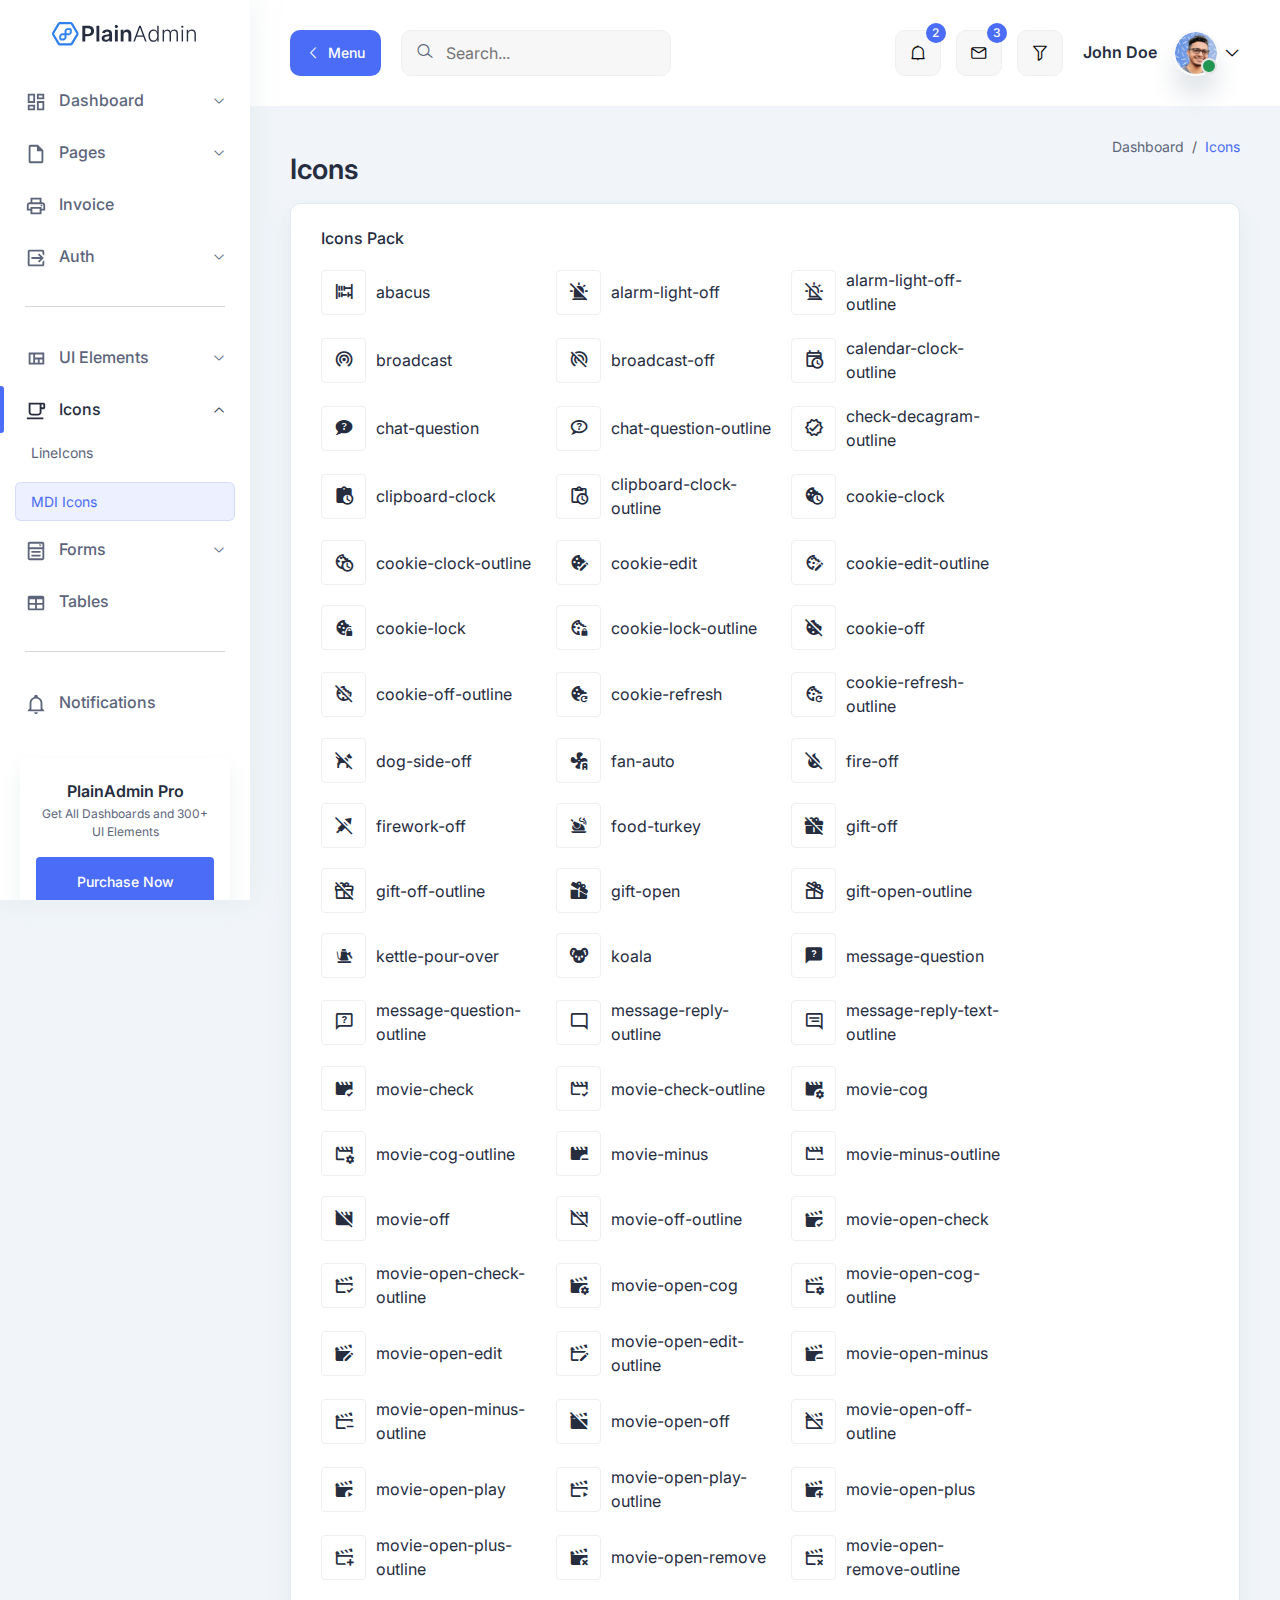
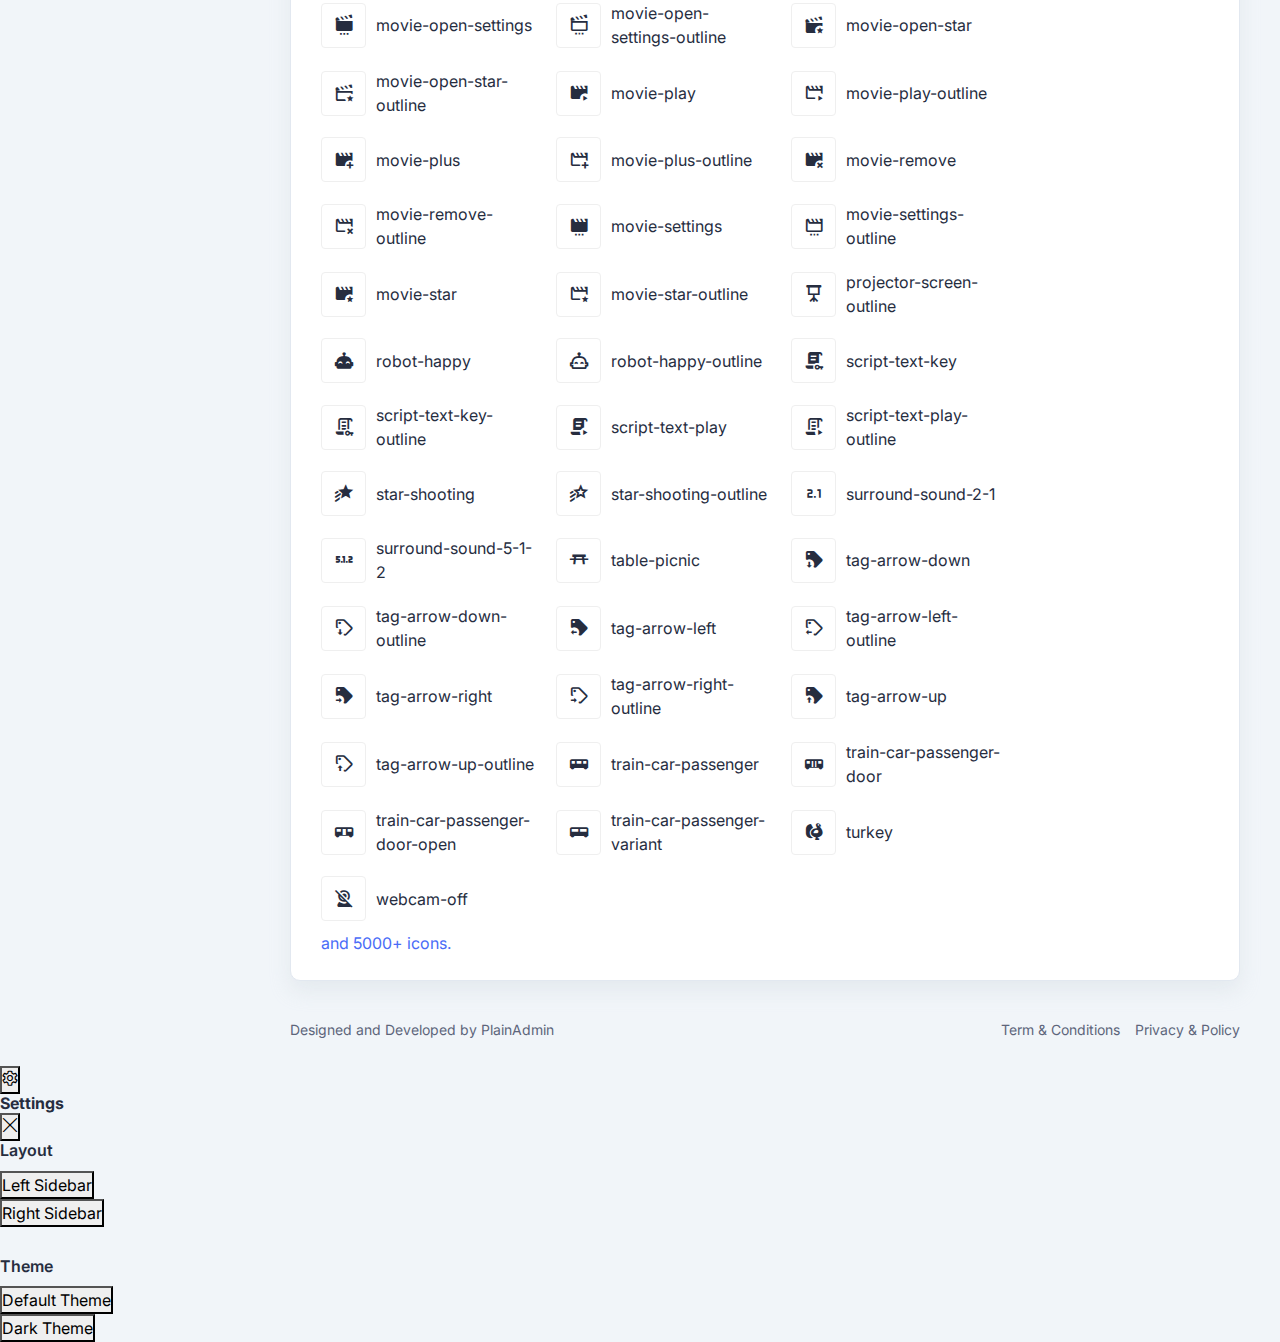
<file: Realta.Frontend/wwwroot/plain/mdi-icons.html>
<!DOCTYPE html>
<html lang="en">
  <head>
    <meta charset="UTF-8" />
    <meta http-equiv="X-UA-Compatible" content="IE=edge" />
    <meta name="viewport" content="width=device-width, initial-scale=1.0" />
    <link
      rel="shortcut icon"
      href="assets/images/favicon.svg"
      type="image/x-icon"
    />
    <title>Material Design Icons | PlainAdmin Demo</title>

    <!-- ========== All CSS files linkup ========= -->
    <link rel="stylesheet" href="assets/css/bootstrap.min.css" />
    <link rel="stylesheet" href="assets/css/lineicons.css" />
    <link rel="stylesheet" href="assets/css/materialdesignicons.min.css" />
    <link rel="stylesheet" href="assets/css/fullcalendar.css" />
    <link rel="stylesheet" href="assets/css/main.css" />
  </head>
  <body>
    <!-- ======== sidebar-nav start =========== -->
    <aside class="sidebar-nav-wrapper">
      <div class="navbar-logo">
        <a href="index.html">
          <img src="assets/images/logo/logo.svg" alt="logo" />
        </a>
      </div>
      <nav class="sidebar-nav">
        <ul>
          <li class="nav-item nav-item-has-children">
            <a
              href="#0"
              class="collapsed"
              data-bs-toggle="collapse"
              data-bs-target="#ddmenu_1"
              aria-controls="ddmenu_1"
              aria-expanded="false"
              aria-label="Toggle navigation"
            >
              <span class="icon">
                <svg width="22" height="22" viewBox="0 0 22 22">
                  <path
                    d="M17.4167 4.58333V6.41667H13.75V4.58333H17.4167ZM8.25 4.58333V10.0833H4.58333V4.58333H8.25ZM17.4167 11.9167V17.4167H13.75V11.9167H17.4167ZM8.25 15.5833V17.4167H4.58333V15.5833H8.25ZM19.25 2.75H11.9167V8.25H19.25V2.75ZM10.0833 2.75H2.75V11.9167H10.0833V2.75ZM19.25 10.0833H11.9167V19.25H19.25V10.0833ZM10.0833 13.75H2.75V19.25H10.0833V13.75Z"
                  />
                </svg>
              </span>
              <span class="text">Dashboard</span>
            </a>
            <ul id="ddmenu_1" class="collapse dropdown-nav">
              <li>
                <a href="index.html"> eCommerce </a>
              </li>
            </ul>
          </li>
          <li class="nav-item nav-item-has-children">
            <a
              href="#0"
              class="collapsed"
              data-bs-toggle="collapse"
              data-bs-target="#ddmenu_2"
              aria-controls="ddmenu_2"
              aria-expanded="false"
              aria-label="Toggle navigation"
            >
              <span class="icon">
                <svg
                  width="22"
                  height="22"
                  viewBox="0 0 22 22"
                  fill="none"
                  xmlns="http://www.w3.org/2000/svg"
                >
                  <path
                    d="M12.8334 1.83325H5.50008C5.01385 1.83325 4.54754 2.02641 4.20372 2.37022C3.8599 2.71404 3.66675 3.18036 3.66675 3.66659V18.3333C3.66675 18.8195 3.8599 19.2858 4.20372 19.6296C4.54754 19.9734 5.01385 20.1666 5.50008 20.1666H16.5001C16.9863 20.1666 17.4526 19.9734 17.7964 19.6296C18.1403 19.2858 18.3334 18.8195 18.3334 18.3333V7.33325L12.8334 1.83325ZM16.5001 18.3333H5.50008V3.66659H11.9167V8.24992H16.5001V18.3333Z"
                  />
                </svg>
              </span>
              <span class="text">Pages</span>
            </a>
            <ul id="ddmenu_2" class="collapse dropdown-nav">
              <li>
                <a href="settings.html"> Settings </a>
              </li>
              <li>
                <a href="blank-page.html"> Blank Page </a>
              </li>
            </ul>
          </li>
          <li class="nav-item">
            <a href="invoice.html">
              <span class="icon">
                <svg
                  width="22"
                  height="22"
                  viewBox="0 0 22 22"
                  fill="none"
                  xmlns="http://www.w3.org/2000/svg"
                >
                  <path
                    d="M17.4166 7.33333C18.9383 7.33333 20.1666 8.56167 20.1666 10.0833V15.5833H16.4999V19.25H5.49992V15.5833H1.83325V10.0833C1.83325 8.56167 3.06159 7.33333 4.58325 7.33333H5.49992V2.75H16.4999V7.33333H17.4166ZM7.33325 4.58333V7.33333H14.6666V4.58333H7.33325ZM14.6666 17.4167V13.75H7.33325V17.4167H14.6666ZM16.4999 13.75H18.3333V10.0833C18.3333 9.57917 17.9208 9.16667 17.4166 9.16667H4.58325C4.07909 9.16667 3.66659 9.57917 3.66659 10.0833V13.75H5.49992V11.9167H16.4999V13.75ZM17.4166 10.5417C17.4166 11.0458 17.0041 11.4583 16.4999 11.4583C15.9958 11.4583 15.5833 11.0458 15.5833 10.5417C15.5833 10.0375 15.9958 9.625 16.4999 9.625C17.0041 9.625 17.4166 10.0375 17.4166 10.5417Z"
                  />
                </svg>
              </span>
              <span class="text">Invoice</span>
            </a>
          </li>
          <li class="nav-item nav-item-has-children">
            <a
              href="#0"
              class="collapsed"
              data-bs-toggle="collapse"
              data-bs-target="#ddmenu_3"
              aria-controls="ddmenu_3"
              aria-expanded="false"
              aria-label="Toggle navigation"
            >
              <span class="icon">
                <svg
                  width="22"
                  height="22"
                  viewBox="0 0 22 22"
                  fill="none"
                  xmlns="http://www.w3.org/2000/svg"
                >
                  <path
                    d="M12.9067 14.2908L15.2808 11.9167H6.41667V10.0833H15.2808L12.9067 7.70917L14.2083 6.41667L18.7917 11L14.2083 15.5833L12.9067 14.2908ZM17.4167 2.75C17.9029 2.75 18.3692 2.94315 18.713 3.28697C19.0568 3.63079 19.25 4.0971 19.25 4.58333V8.86417L17.4167 7.03083V4.58333H4.58333V17.4167H17.4167V14.9692L19.25 13.1358V17.4167C19.25 17.9029 19.0568 18.3692 18.713 18.713C18.3692 19.0568 17.9029 19.25 17.4167 19.25H4.58333C3.56583 19.25 2.75 18.425 2.75 17.4167V4.58333C2.75 3.56583 3.56583 2.75 4.58333 2.75H17.4167Z"
                  />
                </svg>
              </span>
              <span class="text">Auth</span>
            </a>
            <ul id="ddmenu_3" class="collapse dropdown-nav">
              <li>
                <a href="signin.html"> Sign In </a>
              </li>
              <li>
                <a href="signup.html"> Sign Up </a>
              </li>
            </ul>
          </li>
          <span class="divider"><hr /></span>
          <li class="nav-item nav-item-has-children">
            <a
              href="#0"
              class="collapsed"
              data-bs-toggle="collapse"
              data-bs-target="#ddmenu_4"
              aria-controls="ddmenu_4"
              aria-expanded="false"
              aria-label="Toggle navigation"
            >
              <span class="icon">
                <svg
                  width="22"
                  height="22"
                  viewBox="0 0 22 22"
                  fill="none"
                  xmlns="http://www.w3.org/2000/svg"
                >
                  <path
                    d="M3.66675 4.58325V16.4999H19.2501V4.58325H3.66675ZM5.50008 14.6666V6.41659H8.25008V14.6666H5.50008ZM10.0834 14.6666V11.4583H12.8334V14.6666H10.0834ZM17.4167 14.6666H14.6667V11.4583H17.4167V14.6666ZM10.0834 9.62492V6.41659H17.4167V9.62492H10.0834Z"
                  />
                </svg>
              </span>
              <span class="text">UI Elements </span>
            </a>
            <ul id="ddmenu_4" class="collapse dropdown-nav">
              <li>
                <a href="alerts.html"> Alerts </a>
              </li>
              <li>
                <a href="buttons.html"> Buttons </a>
              </li>
              <li>
                <a href="cards.html"> Cards </a>
              </li>
              <li>
                <a href="typography.html"> Typography </a>
              </li>
            </ul>
          </li>
          <li class="nav-item nav-item-has-children">
            <a
              href="icons.html"
              class=""
              data-bs-toggle="collapse"
              data-bs-target="#ddmenu_55"
              aria-controls="ddmenu_55"
              aria-expanded="false"
              aria-label="Toggle navigation"
            >
              <span class="icon">
                <svg
                  width="22"
                  height="22"
                  viewBox="0 0 22 22"
                  fill="none"
                  xmlns="http://www.w3.org/2000/svg"
                >
                  <path
                    d="M1.83325 19.25V17.4167H18.3333V19.25H1.83325ZM18.3333 7.33333V4.58333H16.4999V7.33333H18.3333ZM18.3333 2.75C18.8195 2.75 19.2858 2.94315 19.6296 3.28697C19.9734 3.63079 20.1666 4.0971 20.1666 4.58333V7.33333C20.1666 7.81956 19.9734 8.28588 19.6296 8.6297C19.2858 8.97351 18.8195 9.16667 18.3333 9.16667H16.4999V11.9167C16.4999 12.8891 16.1136 13.8218 15.426 14.5094C14.7383 15.197 13.8057 15.5833 12.8333 15.5833H7.33325C6.36079 15.5833 5.42816 15.197 4.74053 14.5094C4.05289 13.8218 3.66659 12.8891 3.66659 11.9167V2.75H18.3333ZM14.6666 4.58333H5.49992V11.9167C5.49992 12.4029 5.69307 12.8692 6.03689 13.213C6.38071 13.5568 6.84702 13.75 7.33325 13.75H12.8333C13.3195 13.75 13.7858 13.5568 14.1296 13.213C14.4734 12.8692 14.6666 12.4029 14.6666 11.9167V4.58333Z"
                  />
                </svg>
              </span>
              <span class="text">Icons</span>
            </a>
            <ul id="ddmenu_55" class="collapse show dropdown-nav">
              <li>
                <a href="icons.html"> LineIcons </a>
              </li>
              <li>
                <a href="mdi-icons.html" class="active"> MDI Icons </a>
              </li>
            </ul>
          </li>
          <li class="nav-item nav-item-has-children">
            <a
              href="#0"
              class="collapsed"
              data-bs-toggle="collapse"
              data-bs-target="#ddmenu_5"
              aria-controls="ddmenu_5"
              aria-expanded="false"
              aria-label="Toggle navigation"
            >
              <span class="icon">
                <svg
                  width="22"
                  height="22"
                  viewBox="0 0 22 22"
                  fill="none"
                  xmlns="http://www.w3.org/2000/svg"
                >
                  <path
                    d="M13.75 4.58325H16.5L15.125 6.41659L13.75 4.58325ZM4.58333 1.83325H17.4167C18.4342 1.83325 19.25 2.65825 19.25 3.66659V18.3333C19.25 19.3508 18.4342 20.1666 17.4167 20.1666H4.58333C3.575 20.1666 2.75 19.3508 2.75 18.3333V3.66659C2.75 2.65825 3.575 1.83325 4.58333 1.83325ZM4.58333 3.66659V7.33325H17.4167V3.66659H4.58333ZM4.58333 18.3333H17.4167V9.16659H4.58333V18.3333ZM6.41667 10.9999H15.5833V12.8333H6.41667V10.9999ZM6.41667 14.6666H15.5833V16.4999H6.41667V14.6666Z"
                  />
                </svg>
              </span>
              <span class="text"> Forms </span>
            </a>
            <ul id="ddmenu_5" class="collapse dropdown-nav">
              <li>
                <a href="form-elements.html"> Form Elements </a>
              </li>
            </ul>
          </li>
          <li class="nav-item">
            <a href="tables.html">
              <span class="icon">
                <svg
                  width="22"
                  height="22"
                  viewBox="0 0 22 22"
                  fill="none"
                  xmlns="http://www.w3.org/2000/svg"
                >
                  <path
                    d="M4.58333 3.66675H17.4167C17.9029 3.66675 18.3692 3.8599 18.713 4.20372C19.0568 4.54754 19.25 5.01385 19.25 5.50008V16.5001C19.25 16.9863 19.0568 17.4526 18.713 17.7964C18.3692 18.1403 17.9029 18.3334 17.4167 18.3334H4.58333C4.0971 18.3334 3.63079 18.1403 3.28697 17.7964C2.94315 17.4526 2.75 16.9863 2.75 16.5001V5.50008C2.75 5.01385 2.94315 4.54754 3.28697 4.20372C3.63079 3.8599 4.0971 3.66675 4.58333 3.66675ZM4.58333 7.33341V11.0001H10.0833V7.33341H4.58333ZM11.9167 7.33341V11.0001H17.4167V7.33341H11.9167ZM4.58333 12.8334V16.5001H10.0833V12.8334H4.58333ZM11.9167 12.8334V16.5001H17.4167V12.8334H11.9167Z"
                  />
                </svg>
              </span>
              <span class="text">Tables</span>
            </a>
          </li>
          <span class="divider"><hr /></span>

          <li class="nav-item">
            <a href="notification.html">
              <span class="icon">
                <svg
                  width="22"
                  height="22"
                  viewBox="0 0 22 22"
                  fill="none"
                  xmlns="http://www.w3.org/2000/svg"
                >
                  <path
                    d="M9.16667 19.25H12.8333C12.8333 20.2584 12.0083 21.0834 11 21.0834C9.99167 21.0834 9.16667 20.2584 9.16667 19.25ZM19.25 17.4167V18.3334H2.75V17.4167L4.58333 15.5834V10.0834C4.58333 7.24171 6.41667 4.76671 9.16667 3.94171V3.66671C9.16667 2.65837 9.99167 1.83337 11 1.83337C12.0083 1.83337 12.8333 2.65837 12.8333 3.66671V3.94171C15.5833 4.76671 17.4167 7.24171 17.4167 10.0834V15.5834L19.25 17.4167ZM15.5833 10.0834C15.5833 7.51671 13.5667 5.50004 11 5.50004C8.43333 5.50004 6.41667 7.51671 6.41667 10.0834V16.5H15.5833V10.0834Z"
                  />
                </svg>
              </span>
              <span class="text">Notifications</span>
            </a>
          </li>
        </ul>
      </nav>
      <div class="promo-box">
        <h3>PlainAdmin Pro</h3>
        <p>Get All Dashboards and 300+ UI Elements</p>
        <a
          href="https://plainadmin.com/pro"
          target="_blank"
          rel="nofollow"
          class="main-btn primary-btn btn-hover"
        >
          Purchase Now
        </a>
      </div>
    </aside>
    <div class="overlay"></div>
    <!-- ======== sidebar-nav end =========== -->

    <!-- ======== main-wrapper start =========== -->
    <main class="main-wrapper">
      <!-- ========== header start ========== -->
      <header class="header">
        <div class="container-fluid">
          <div class="row">
            <div class="col-lg-5 col-md-5 col-6">
              <div class="header-left d-flex align-items-center">
                <div class="menu-toggle-btn mr-20">
                  <button
                    id="menu-toggle"
                    class="main-btn primary-btn btn-hover"
                  >
                    <i class="lni lni-chevron-left me-2"></i> Menu
                  </button>
                </div>
                <div class="header-search d-none d-md-flex">
                  <form action="#">
                    <input type="text" placeholder="Search..." />
                    <button><i class="lni lni-search-alt"></i></button>
                  </form>
                </div>
              </div>
            </div>
            <div class="col-lg-7 col-md-7 col-6">
              <div class="header-right">
                <!-- notification start -->
                <div class="notification-box ml-15 d-none d-md-flex">
                  <button
                    class="dropdown-toggle"
                    type="button"
                    id="notification"
                    data-bs-toggle="dropdown"
                    aria-expanded="false"
                  >
                    <i class="lni lni-alarm"></i>
                    <span>2</span>
                  </button>
                  <ul
                    class="dropdown-menu dropdown-menu-end"
                    aria-labelledby="notification"
                  >
                    <li>
                      <a href="#0">
                        <div class="image">
                          <img src="assets/images/lead/lead-6.png" alt="" />
                        </div>
                        <div class="content">
                          <h6>
                            John Doe
                            <span class="text-regular">
                              comment on a product.
                            </span>
                          </h6>
                          <p>
                            Lorem ipsum dolor sit amet, consect etur adipiscing
                            elit Vivamus tortor.
                          </p>
                          <span>10 mins ago</span>
                        </div>
                      </a>
                    </li>
                    <li>
                      <a href="#0">
                        <div class="image">
                          <img src="assets/images/lead/lead-1.png" alt="" />
                        </div>
                        <div class="content">
                          <h6>
                            Jonathon
                            <span class="text-regular">
                              like on a product.
                            </span>
                          </h6>
                          <p>
                            Lorem ipsum dolor sit amet, consect etur adipiscing
                            elit Vivamus tortor.
                          </p>
                          <span>10 mins ago</span>
                        </div>
                      </a>
                    </li>
                  </ul>
                </div>
                <!-- notification end -->
                <!-- message start -->
                <div class="header-message-box ml-15 d-none d-md-flex">
                  <button
                    class="dropdown-toggle"
                    type="button"
                    id="message"
                    data-bs-toggle="dropdown"
                    aria-expanded="false"
                  >
                    <i class="lni lni-envelope"></i>
                    <span>3</span>
                  </button>
                  <ul
                    class="dropdown-menu dropdown-menu-end"
                    aria-labelledby="message"
                  >
                    <li>
                      <a href="#0">
                        <div class="image">
                          <img src="assets/images/lead/lead-5.png" alt="" />
                        </div>
                        <div class="content">
                          <h6>Jacob Jones</h6>
                          <p>Hey!I can across your profile and ...</p>
                          <span>10 mins ago</span>
                        </div>
                      </a>
                    </li>
                    <li>
                      <a href="#0">
                        <div class="image">
                          <img src="assets/images/lead/lead-3.png" alt="" />
                        </div>
                        <div class="content">
                          <h6>John Doe</h6>
                          <p>Would you mind please checking out</p>
                          <span>12 mins ago</span>
                        </div>
                      </a>
                    </li>
                    <li>
                      <a href="#0">
                        <div class="image">
                          <img src="assets/images/lead/lead-2.png" alt="" />
                        </div>
                        <div class="content">
                          <h6>Anee Lee</h6>
                          <p>Hey! are you available for freelance?</p>
                          <span>1h ago</span>
                        </div>
                      </a>
                    </li>
                  </ul>
                </div>
                <!-- message end -->
                <!-- filter start -->
                <div class="filter-box ml-15 d-none d-md-flex">
                  <button class="" type="button" id="filter">
                    <i class="lni lni-funnel"></i>
                  </button>
                </div>
                <!-- filter end -->
                <!-- profile start -->
                <div class="profile-box ml-15">
                  <button
                    class="dropdown-toggle bg-transparent border-0"
                    type="button"
                    id="profile"
                    data-bs-toggle="dropdown"
                    aria-expanded="false"
                  >
                    <div class="profile-info">
                      <div class="info">
                        <h6>John Doe</h6>
                        <div class="image">
                          <img
                            src="assets/images/profile/profile-image.png"
                            alt=""
                          />
                          <span class="status"></span>
                        </div>
                      </div>
                    </div>
                    <i class="lni lni-chevron-down"></i>
                  </button>
                  <ul
                    class="dropdown-menu dropdown-menu-end"
                    aria-labelledby="profile"
                  >
                    <li>
                      <a href="#0">
                        <i class="lni lni-user"></i> View Profile
                      </a>
                    </li>
                    <li>
                      <a href="#0">
                        <i class="lni lni-alarm"></i> Notifications
                      </a>
                    </li>
                    <li>
                      <a href="#0"> <i class="lni lni-inbox"></i> Messages </a>
                    </li>
                    <li>
                      <a href="#0"> <i class="lni lni-cog"></i> Settings </a>
                    </li>
                    <li>
                      <a href="#0"> <i class="lni lni-exit"></i> Sign Out </a>
                    </li>
                  </ul>
                </div>
                <!-- profile end -->
              </div>
            </div>
          </div>
        </div>
      </header>
      <!-- ========== header end ========== -->

      <!-- ========== section start ========== -->
      <section class="section">
        <div class="container-fluid">
          <!-- ========== title-wrapper start ========== -->
          <div class="title-wrapper pt-30">
            <div class="row align-items-center">
              <div class="col-md-6">
                <div class="titlemb-30">
                  <h2>Icons</h2>
                </div>
              </div>
              <!-- end col -->
              <div class="col-md-6">
                <div class="breadcrumb-wrapper mb-30">
                  <nav aria-label="breadcrumb">
                    <ol class="breadcrumb">
                      <li class="breadcrumb-item">
                        <a href="#0">Dashboard</a>
                      </li>
                      <li class="breadcrumb-item active" aria-current="page">
                        Icons
                      </li>
                    </ol>
                  </nav>
                </div>
              </div>
              <!-- end col -->
            </div>
            <!-- end row -->
          </div>
          <!-- ========== title-wrapper end ========== -->
          <div class="icons-wrapper">
            <div class="row">
              <div class="col-12">
                <div class="card-style">
                  <div class="title d-flex justify-content-between">
                    <div class="left">
                      <h6 class="text-medium mb-10">Icons Pack</h6>
                    </div>
                  </div>
                  <!-- End Title -->
                  <div class="icons" id="newIcons">
                    <div><i class="mdi mdi-abacus"></i><span>abacus</span></div>
                    <div>
                      <i class="mdi mdi-alarm-light-off"></i
                      ><span>alarm-light-off</span>
                    </div>
                    <div>
                      <i class="mdi mdi-alarm-light-off-outline"></i
                      ><span>alarm-light-off-outline</span>
                    </div>
                    <div>
                      <i class="mdi mdi-broadcast"></i><span>broadcast</span>
                    </div>
                    <div>
                      <i class="mdi mdi-broadcast-off"></i
                      ><span>broadcast-off</span>
                    </div>
                    <div>
                      <i class="mdi mdi-calendar-clock-outline"></i
                      ><span>calendar-clock-outline</span>
                    </div>
                    <div>
                      <i class="mdi mdi-chat-question"></i
                      ><span>chat-question</span>
                    </div>
                    <div>
                      <i class="mdi mdi-chat-question-outline"></i
                      ><span>chat-question-outline</span>
                    </div>
                    <div>
                      <i class="mdi mdi-check-decagram-outline"></i
                      ><span>check-decagram-outline</span>
                    </div>
                    <div>
                      <i class="mdi mdi-clipboard-clock"></i
                      ><span>clipboard-clock</span>
                    </div>
                    <div>
                      <i class="mdi mdi-clipboard-clock-outline"></i
                      ><span>clipboard-clock-outline</span>
                    </div>
                    <div>
                      <i class="mdi mdi-cookie-clock"></i
                      ><span>cookie-clock</span>
                    </div>
                    <div>
                      <i class="mdi mdi-cookie-clock-outline"></i
                      ><span>cookie-clock-outline</span>
                    </div>
                    <div>
                      <i class="mdi mdi-cookie-edit"></i
                      ><span>cookie-edit</span>
                    </div>
                    <div>
                      <i class="mdi mdi-cookie-edit-outline"></i
                      ><span>cookie-edit-outline</span>
                    </div>
                    <div>
                      <i class="mdi mdi-cookie-lock"></i
                      ><span>cookie-lock</span>
                    </div>
                    <div>
                      <i class="mdi mdi-cookie-lock-outline"></i
                      ><span>cookie-lock-outline</span>
                    </div>
                    <div>
                      <i class="mdi mdi-cookie-off"></i><span>cookie-off</span>
                    </div>
                    <div>
                      <i class="mdi mdi-cookie-off-outline"></i
                      ><span>cookie-off-outline</span>
                    </div>
                    <div>
                      <i class="mdi mdi-cookie-refresh"></i
                      ><span>cookie-refresh</span>
                    </div>
                    <div>
                      <i class="mdi mdi-cookie-refresh-outline"></i
                      ><span>cookie-refresh-outline</span>
                    </div>
                    <div>
                      <i class="mdi mdi-dog-side-off"></i
                      ><span>dog-side-off</span>
                    </div>
                    <div>
                      <i class="mdi mdi-fan-auto"></i><span>fan-auto</span>
                    </div>
                    <div>
                      <i class="mdi mdi-fire-off"></i><span>fire-off</span>
                    </div>
                    <div>
                      <i class="mdi mdi-firework-off"></i
                      ><span>firework-off</span>
                    </div>
                    <div>
                      <i class="mdi mdi-food-turkey"></i
                      ><span>food-turkey</span>
                    </div>
                    <div>
                      <i class="mdi mdi-gift-off"></i><span>gift-off</span>
                    </div>
                    <div>
                      <i class="mdi mdi-gift-off-outline"></i
                      ><span>gift-off-outline</span>
                    </div>
                    <div>
                      <i class="mdi mdi-gift-open"></i><span>gift-open</span>
                    </div>
                    <div>
                      <i class="mdi mdi-gift-open-outline"></i
                      ><span>gift-open-outline</span>
                    </div>
                    <div>
                      <i class="mdi mdi-kettle-pour-over"></i
                      ><span>kettle-pour-over</span>
                    </div>
                    <div><i class="mdi mdi-koala"></i><span>koala</span></div>
                    <div>
                      <i class="mdi mdi-message-question"></i
                      ><span>message-question</span>
                    </div>
                    <div>
                      <i class="mdi mdi-message-question-outline"></i
                      ><span>message-question-outline</span>
                    </div>
                    <div>
                      <i class="mdi mdi-message-reply-outline"></i
                      ><span>message-reply-outline</span>
                    </div>
                    <div>
                      <i class="mdi mdi-message-reply-text-outline"></i
                      ><span>message-reply-text-outline</span>
                    </div>
                    <div>
                      <i class="mdi mdi-movie-check"></i
                      ><span>movie-check</span>
                    </div>
                    <div>
                      <i class="mdi mdi-movie-check-outline"></i
                      ><span>movie-check-outline</span>
                    </div>
                    <div>
                      <i class="mdi mdi-movie-cog"></i><span>movie-cog</span>
                    </div>
                    <div>
                      <i class="mdi mdi-movie-cog-outline"></i
                      ><span>movie-cog-outline</span>
                    </div>
                    <div>
                      <i class="mdi mdi-movie-minus"></i
                      ><span>movie-minus</span>
                    </div>
                    <div>
                      <i class="mdi mdi-movie-minus-outline"></i
                      ><span>movie-minus-outline</span>
                    </div>
                    <div>
                      <i class="mdi mdi-movie-off"></i><span>movie-off</span>
                    </div>
                    <div>
                      <i class="mdi mdi-movie-off-outline"></i
                      ><span>movie-off-outline</span>
                    </div>
                    <div>
                      <i class="mdi mdi-movie-open-check"></i
                      ><span>movie-open-check</span>
                    </div>
                    <div>
                      <i class="mdi mdi-movie-open-check-outline"></i
                      ><span>movie-open-check-outline</span>
                    </div>
                    <div>
                      <i class="mdi mdi-movie-open-cog"></i
                      ><span>movie-open-cog</span>
                    </div>
                    <div>
                      <i class="mdi mdi-movie-open-cog-outline"></i
                      ><span>movie-open-cog-outline</span>
                    </div>
                    <div>
                      <i class="mdi mdi-movie-open-edit"></i
                      ><span>movie-open-edit</span>
                    </div>
                    <div>
                      <i class="mdi mdi-movie-open-edit-outline"></i
                      ><span>movie-open-edit-outline</span>
                    </div>
                    <div>
                      <i class="mdi mdi-movie-open-minus"></i
                      ><span>movie-open-minus</span>
                    </div>
                    <div>
                      <i class="mdi mdi-movie-open-minus-outline"></i
                      ><span>movie-open-minus-outline</span>
                    </div>
                    <div>
                      <i class="mdi mdi-movie-open-off"></i
                      ><span>movie-open-off</span>
                    </div>
                    <div>
                      <i class="mdi mdi-movie-open-off-outline"></i
                      ><span>movie-open-off-outline</span>
                    </div>
                    <div>
                      <i class="mdi mdi-movie-open-play"></i
                      ><span>movie-open-play</span>
                    </div>
                    <div>
                      <i class="mdi mdi-movie-open-play-outline"></i
                      ><span>movie-open-play-outline</span>
                    </div>
                    <div>
                      <i class="mdi mdi-movie-open-plus"></i
                      ><span>movie-open-plus</span>
                    </div>
                    <div>
                      <i class="mdi mdi-movie-open-plus-outline"></i
                      ><span>movie-open-plus-outline</span>
                    </div>
                    <div>
                      <i class="mdi mdi-movie-open-remove"></i
                      ><span>movie-open-remove</span>
                    </div>
                    <div>
                      <i class="mdi mdi-movie-open-remove-outline"></i
                      ><span>movie-open-remove-outline</span>
                    </div>
                    <div>
                      <i class="mdi mdi-movie-open-settings"></i
                      ><span>movie-open-settings</span>
                    </div>
                    <div>
                      <i class="mdi mdi-movie-open-settings-outline"></i
                      ><span>movie-open-settings-outline</span>
                    </div>
                    <div>
                      <i class="mdi mdi-movie-open-star"></i
                      ><span>movie-open-star</span>
                    </div>
                    <div>
                      <i class="mdi mdi-movie-open-star-outline"></i
                      ><span>movie-open-star-outline</span>
                    </div>
                    <div>
                      <i class="mdi mdi-movie-play"></i><span>movie-play</span>
                    </div>
                    <div>
                      <i class="mdi mdi-movie-play-outline"></i
                      ><span>movie-play-outline</span>
                    </div>
                    <div>
                      <i class="mdi mdi-movie-plus"></i><span>movie-plus</span>
                    </div>
                    <div>
                      <i class="mdi mdi-movie-plus-outline"></i
                      ><span>movie-plus-outline</span>
                    </div>
                    <div>
                      <i class="mdi mdi-movie-remove"></i
                      ><span>movie-remove</span>
                    </div>
                    <div>
                      <i class="mdi mdi-movie-remove-outline"></i
                      ><span>movie-remove-outline</span>
                    </div>
                    <div>
                      <i class="mdi mdi-movie-settings"></i
                      ><span>movie-settings</span>
                    </div>
                    <div>
                      <i class="mdi mdi-movie-settings-outline"></i
                      ><span>movie-settings-outline</span>
                    </div>
                    <div>
                      <i class="mdi mdi-movie-star"></i><span>movie-star</span>
                    </div>
                    <div>
                      <i class="mdi mdi-movie-star-outline"></i
                      ><span>movie-star-outline</span>
                    </div>
                    <div>
                      <i class="mdi mdi-projector-screen-outline"></i
                      ><span>projector-screen-outline</span>
                    </div>
                    <div>
                      <i class="mdi mdi-robot-happy"></i
                      ><span>robot-happy</span>
                    </div>
                    <div>
                      <i class="mdi mdi-robot-happy-outline"></i
                      ><span>robot-happy-outline</span>
                    </div>
                    <div>
                      <i class="mdi mdi-script-text-key"></i
                      ><span>script-text-key</span>
                    </div>
                    <div>
                      <i class="mdi mdi-script-text-key-outline"></i
                      ><span>script-text-key-outline</span>
                    </div>
                    <div>
                      <i class="mdi mdi-script-text-play"></i
                      ><span>script-text-play</span>
                    </div>
                    <div>
                      <i class="mdi mdi-script-text-play-outline"></i
                      ><span>script-text-play-outline</span>
                    </div>
                    <div>
                      <i class="mdi mdi-star-shooting"></i
                      ><span>star-shooting</span>
                    </div>
                    <div>
                      <i class="mdi mdi-star-shooting-outline"></i
                      ><span>star-shooting-outline</span>
                    </div>
                    <div>
                      <i class="mdi mdi-surround-sound-2-1"></i
                      ><span>surround-sound-2-1</span>
                    </div>
                    <div>
                      <i class="mdi mdi-surround-sound-5-1-2"></i
                      ><span>surround-sound-5-1-2</span>
                    </div>
                    <div>
                      <i class="mdi mdi-table-picnic"></i
                      ><span>table-picnic</span>
                    </div>
                    <div>
                      <i class="mdi mdi-tag-arrow-down"></i
                      ><span>tag-arrow-down</span>
                    </div>
                    <div>
                      <i class="mdi mdi-tag-arrow-down-outline"></i
                      ><span>tag-arrow-down-outline</span>
                    </div>
                    <div>
                      <i class="mdi mdi-tag-arrow-left"></i
                      ><span>tag-arrow-left</span>
                    </div>
                    <div>
                      <i class="mdi mdi-tag-arrow-left-outline"></i
                      ><span>tag-arrow-left-outline</span>
                    </div>
                    <div>
                      <i class="mdi mdi-tag-arrow-right"></i
                      ><span>tag-arrow-right</span>
                    </div>
                    <div>
                      <i class="mdi mdi-tag-arrow-right-outline"></i
                      ><span>tag-arrow-right-outline</span>
                    </div>
                    <div>
                      <i class="mdi mdi-tag-arrow-up"></i
                      ><span>tag-arrow-up</span>
                    </div>
                    <div>
                      <i class="mdi mdi-tag-arrow-up-outline"></i
                      ><span>tag-arrow-up-outline</span>
                    </div>
                    <div>
                      <i class="mdi mdi-train-car-passenger"></i
                      ><span>train-car-passenger</span>
                    </div>
                    <div>
                      <i class="mdi mdi-train-car-passenger-door"></i
                      ><span>train-car-passenger-door</span>
                    </div>
                    <div>
                      <i class="mdi mdi-train-car-passenger-door-open"></i
                      ><span>train-car-passenger-door-open</span>
                    </div>
                    <div>
                      <i class="mdi mdi-train-car-passenger-variant"></i
                      ><span>train-car-passenger-variant</span>
                    </div>
                    <div><i class="mdi mdi-turkey"></i><span>turkey</span></div>
                    <div>
                      <i class="mdi mdi-webcam-off"></i><span>webcam-off</span>
                    </div>
                  </div>

                  <a href="https://materialdesignicons.com/" class="text-primary">and 5000+ icons.</a>
                </div>
              </div>
            </div>
          </div>
        </div>
        <!-- end container -->
      </section>
      <!-- ========== section end ========== -->

      <!-- ========== footer start =========== -->
      <footer class="footer">
        <div class="container-fluid">
          <div class="row">
            <div class="col-md-6 order-last order-md-first">
              <div class="copyright text-center text-md-start">
                <p class="text-sm">
                  Designed and Developed by
                  <a
                    href="https://plainadmin.com"
                    rel="nofollow"
                    target="_blank"
                  >
                    PlainAdmin
                  </a>
                </p>
              </div>
            </div>
            <!-- end col-->
            <div class="col-md-6">
              <div
                class="
                  terms
                  d-flex
                  justify-content-center justify-content-md-end
                "
              >
                <a href="#0" class="text-sm">Term & Conditions</a>
                <a href="#0" class="text-sm ml-15">Privacy & Policy</a>
              </div>
            </div>
          </div>
          <!-- end row -->
        </div>
        <!-- end container -->
      </footer>
      <!-- ========== footer end =========== -->
    </main>
    <!-- ======== main-wrapper end =========== -->

    <!-- ============ Theme Option Start ============= -->
    <button class="option-btn">
      <i class="lni lni-cog"></i>
    </button>
    <div class="option-overlay"></div>
    <div class="option-box">
      <div class="option-header">
        <h5>Settings</h5>
        <button class="option-btn-close">
          <i class="lni lni-close"></i>
        </button>
      </div>
      <h6 class="mb-10">Layout</h6>
      <ul class="mb-30">
        <li><button class="leftSidebarButton active">Left Sidebar</button></li>
        <li><button class="rightSidebarButton">Right Sidebar</button></li>
      </ul>

      <h6 class="mb-10">Theme</h6>
      <ul>
        <li>
          <button class="defaultThemeButton active">Default Theme</button>
        </li>
        <li><button class="darkThemeButton">Dark Theme</button></li>
      </ul>
    </div>
    <!-- ============ Theme Option End ============= -->

    <!-- ========= All Javascript files linkup ======== -->
    <script src="assets/js/bootstrap.bundle.min.js"></script>
    <script src="assets/js/Chart.min.js"></script>
    <script src="assets/js/dynamic-pie-chart.js"></script>
    <script src="assets/js/moment.min.js"></script>
    <script src="assets/js/fullcalendar.js"></script>
    <script src="assets/js/jvectormap.min.js"></script>
    <script src="assets/js/world-merc.js"></script>
    <script src="assets/js/polyfill.js"></script>
    <script src="assets/js/main.js"></script>
  </body>
</html>
</file>
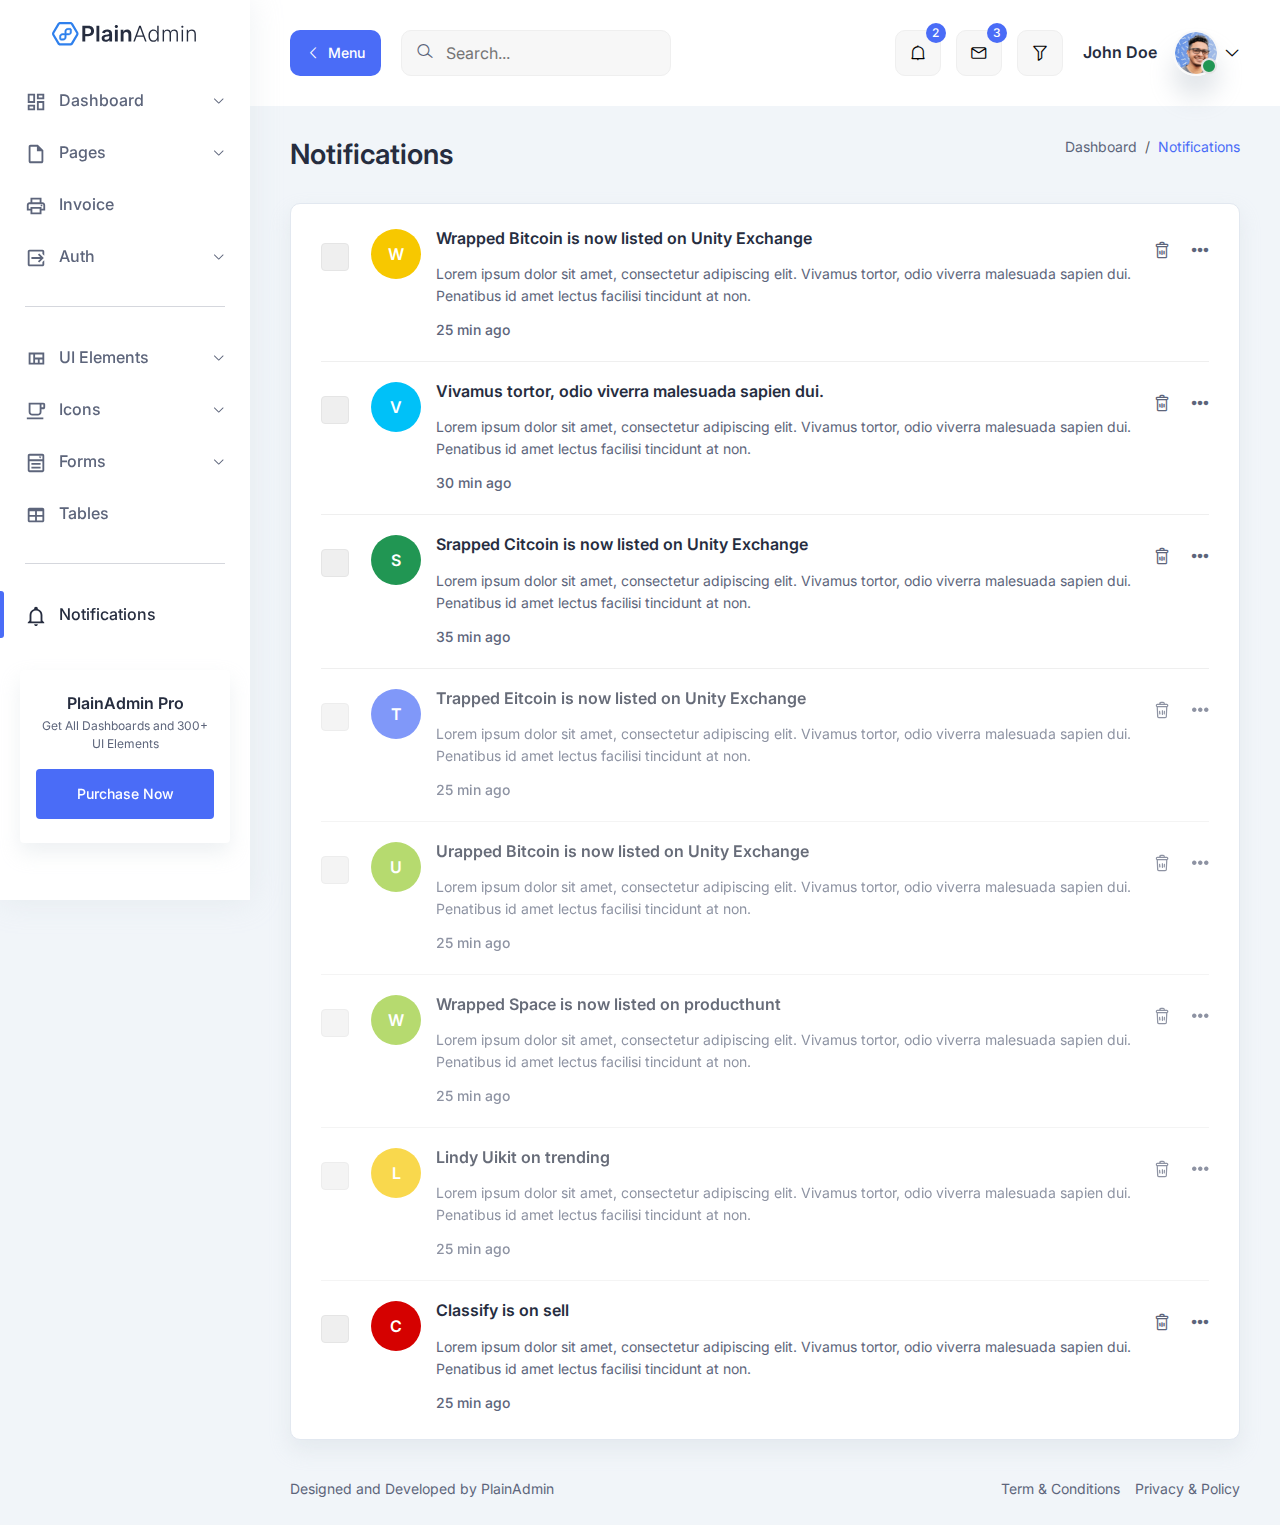
<file: Realta.Frontend/wwwroot/plain/notification.html>
<!DOCTYPE html>
<html lang="en">
  <head>
    <meta charset="UTF-8" />
    <meta http-equiv="X-UA-Compatible" content="IE=edge" />
    <meta name="viewport" content="width=device-width, initial-scale=1.0" />
    <link
      rel="shortcut icon"
      href="assets/images/favicon.svg"
      type="image/x-icon"
    />
    <title>Notification | PlainAdmin Demo</title>

    <!-- ========== All CSS files linkup ========= -->
    <link rel="stylesheet" href="assets/css/bootstrap.min.css" />
    <link rel="stylesheet" href="assets/css/lineicons.css" />
    <link rel="stylesheet" href="assets/css/materialdesignicons.min.css" />
    <link rel="stylesheet" href="assets/css/fullcalendar.css" />
    <link rel="stylesheet" href="assets/css/main.css" />
  </head>
  <body>
    <!-- ======== sidebar-nav start =========== -->
    <aside class="sidebar-nav-wrapper">
      <div class="navbar-logo">
        <a href="index.html">
          <img src="assets/images/logo/logo.svg" alt="logo" />
        </a>
      </div>
      <nav class="sidebar-nav">
        <ul>
          <li class="nav-item nav-item-has-children">
            <a
              href="#0"
              class="collapsed"
              data-bs-toggle="collapse"
              data-bs-target="#ddmenu_1"
              aria-controls="ddmenu_1"
              aria-expanded="false"
              aria-label="Toggle navigation"
            >
              <span class="icon">
                <svg width="22" height="22" viewBox="0 0 22 22">
                  <path
                    d="M17.4167 4.58333V6.41667H13.75V4.58333H17.4167ZM8.25 4.58333V10.0833H4.58333V4.58333H8.25ZM17.4167 11.9167V17.4167H13.75V11.9167H17.4167ZM8.25 15.5833V17.4167H4.58333V15.5833H8.25ZM19.25 2.75H11.9167V8.25H19.25V2.75ZM10.0833 2.75H2.75V11.9167H10.0833V2.75ZM19.25 10.0833H11.9167V19.25H19.25V10.0833ZM10.0833 13.75H2.75V19.25H10.0833V13.75Z"
                  />
                </svg>
              </span>
              <span class="text">Dashboard</span>
            </a>
            <ul id="ddmenu_1" class="collapse dropdown-nav">
              <li>
                <a href="index.html"> eCommerce </a>
              </li>
            </ul>
          </li>
          <li class="nav-item nav-item-has-children">
            <a
              href="#0"
              class="collapsed"
              data-bs-toggle="collapse"
              data-bs-target="#ddmenu_2"
              aria-controls="ddmenu_2"
              aria-expanded="false"
              aria-label="Toggle navigation"
            >
              <span class="icon">
                <svg
                  width="22"
                  height="22"
                  viewBox="0 0 22 22"
                  fill="none"
                  xmlns="http://www.w3.org/2000/svg"
                >
                  <path
                    d="M12.8334 1.83325H5.50008C5.01385 1.83325 4.54754 2.02641 4.20372 2.37022C3.8599 2.71404 3.66675 3.18036 3.66675 3.66659V18.3333C3.66675 18.8195 3.8599 19.2858 4.20372 19.6296C4.54754 19.9734 5.01385 20.1666 5.50008 20.1666H16.5001C16.9863 20.1666 17.4526 19.9734 17.7964 19.6296C18.1403 19.2858 18.3334 18.8195 18.3334 18.3333V7.33325L12.8334 1.83325ZM16.5001 18.3333H5.50008V3.66659H11.9167V8.24992H16.5001V18.3333Z"
                  />
                </svg>
              </span>
              <span class="text">Pages</span>
            </a>
            <ul id="ddmenu_2" class="collapse dropdown-nav">
              <li>
                <a href="settings.html"> Settings </a>
              </li>
              <li>
                <a href="blank-page.html"> Blank Page </a>
              </li>
            </ul>
          </li>
          <li class="nav-item">
            <a href="invoice.html">
              <span class="icon">
                <svg
                  width="22"
                  height="22"
                  viewBox="0 0 22 22"
                  fill="none"
                  xmlns="http://www.w3.org/2000/svg"
                >
                  <path
                    d="M17.4166 7.33333C18.9383 7.33333 20.1666 8.56167 20.1666 10.0833V15.5833H16.4999V19.25H5.49992V15.5833H1.83325V10.0833C1.83325 8.56167 3.06159 7.33333 4.58325 7.33333H5.49992V2.75H16.4999V7.33333H17.4166ZM7.33325 4.58333V7.33333H14.6666V4.58333H7.33325ZM14.6666 17.4167V13.75H7.33325V17.4167H14.6666ZM16.4999 13.75H18.3333V10.0833C18.3333 9.57917 17.9208 9.16667 17.4166 9.16667H4.58325C4.07909 9.16667 3.66659 9.57917 3.66659 10.0833V13.75H5.49992V11.9167H16.4999V13.75ZM17.4166 10.5417C17.4166 11.0458 17.0041 11.4583 16.4999 11.4583C15.9958 11.4583 15.5833 11.0458 15.5833 10.5417C15.5833 10.0375 15.9958 9.625 16.4999 9.625C17.0041 9.625 17.4166 10.0375 17.4166 10.5417Z"
                  />
                </svg>
              </span>
              <span class="text">Invoice</span>
            </a>
          </li>
          <li class="nav-item nav-item-has-children">
            <a
              href="#0"
              class="collapsed"
              data-bs-toggle="collapse"
              data-bs-target="#ddmenu_3"
              aria-controls="ddmenu_3"
              aria-expanded="false"
              aria-label="Toggle navigation"
            >
              <span class="icon">
                <svg
                  width="22"
                  height="22"
                  viewBox="0 0 22 22"
                  fill="none"
                  xmlns="http://www.w3.org/2000/svg"
                >
                  <path
                    d="M12.9067 14.2908L15.2808 11.9167H6.41667V10.0833H15.2808L12.9067 7.70917L14.2083 6.41667L18.7917 11L14.2083 15.5833L12.9067 14.2908ZM17.4167 2.75C17.9029 2.75 18.3692 2.94315 18.713 3.28697C19.0568 3.63079 19.25 4.0971 19.25 4.58333V8.86417L17.4167 7.03083V4.58333H4.58333V17.4167H17.4167V14.9692L19.25 13.1358V17.4167C19.25 17.9029 19.0568 18.3692 18.713 18.713C18.3692 19.0568 17.9029 19.25 17.4167 19.25H4.58333C3.56583 19.25 2.75 18.425 2.75 17.4167V4.58333C2.75 3.56583 3.56583 2.75 4.58333 2.75H17.4167Z"
                  />
                </svg>
              </span>
              <span class="text">Auth</span>
            </a>
            <ul id="ddmenu_3" class="collapse dropdown-nav">
              <li>
                <a href="signin.html"> Sign In </a>
              </li>
              <li>
                <a href="signup.html"> Sign Up </a>
              </li>
            </ul>
          </li>
          <span class="divider"><hr /></span>
          <li class="nav-item nav-item-has-children">
            <a
              href="#0"
              class="collapsed"
              data-bs-toggle="collapse"
              data-bs-target="#ddmenu_4"
              aria-controls="ddmenu_4"
              aria-expanded="false"
              aria-label="Toggle navigation"
            >
              <span class="icon">
                <svg
                  width="22"
                  height="22"
                  viewBox="0 0 22 22"
                  fill="none"
                  xmlns="http://www.w3.org/2000/svg"
                >
                  <path
                    d="M3.66675 4.58325V16.4999H19.2501V4.58325H3.66675ZM5.50008 14.6666V6.41659H8.25008V14.6666H5.50008ZM10.0834 14.6666V11.4583H12.8334V14.6666H10.0834ZM17.4167 14.6666H14.6667V11.4583H17.4167V14.6666ZM10.0834 9.62492V6.41659H17.4167V9.62492H10.0834Z"
                  />
                </svg>
              </span>
              <span class="text">UI Elements </span>
            </a>
            <ul id="ddmenu_4" class="collapse dropdown-nav">
              <li>
                <a href="alerts.html"> Alerts </a>
              </li>
              <li>
                <a href="buttons.html"> Buttons </a>
              </li>
              <li>
                <a href="cards.html"> Cards </a>
              </li>
              <li>
                <a href="typography.html"> Typography </a>
              </li>
            </ul>
          </li>
          <li class="nav-item nav-item-has-children">
            <a
              href="#0"
              class="collapsed"
              data-bs-toggle="collapse"
              data-bs-target="#ddmenu_55"
              aria-controls="ddmenu_55"
              aria-expanded="false"
              aria-label="Toggle navigation"
            >
              <span class="icon">
                <svg
                  width="22"
                  height="22"
                  viewBox="0 0 22 22"
                  fill="none"
                  xmlns="http://www.w3.org/2000/svg"
                >
                  <path
                    d="M1.83325 19.25V17.4167H18.3333V19.25H1.83325ZM18.3333 7.33333V4.58333H16.4999V7.33333H18.3333ZM18.3333 2.75C18.8195 2.75 19.2858 2.94315 19.6296 3.28697C19.9734 3.63079 20.1666 4.0971 20.1666 4.58333V7.33333C20.1666 7.81956 19.9734 8.28588 19.6296 8.6297C19.2858 8.97351 18.8195 9.16667 18.3333 9.16667H16.4999V11.9167C16.4999 12.8891 16.1136 13.8218 15.426 14.5094C14.7383 15.197 13.8057 15.5833 12.8333 15.5833H7.33325C6.36079 15.5833 5.42816 15.197 4.74053 14.5094C4.05289 13.8218 3.66659 12.8891 3.66659 11.9167V2.75H18.3333ZM14.6666 4.58333H5.49992V11.9167C5.49992 12.4029 5.69307 12.8692 6.03689 13.213C6.38071 13.5568 6.84702 13.75 7.33325 13.75H12.8333C13.3195 13.75 13.7858 13.5568 14.1296 13.213C14.4734 12.8692 14.6666 12.4029 14.6666 11.9167V4.58333Z"
                  />
                </svg>
              </span>
              <span class="text">Icons</span>
            </a>
            <ul id="ddmenu_55" class="collapse dropdown-nav">
              <li>
                <a href="icons.html"> LineIcons </a>
              </li>
              <li>
                <a href="mdi-icons.html"> MDI Icons </a>
              </li>
            </ul>
          </li>
          <li class="nav-item nav-item-has-children">
            <a
              href="#0"
              class="collapsed"
              data-bs-toggle="collapse"
              data-bs-target="#ddmenu_5"
              aria-controls="ddmenu_5"
              aria-expanded="false"
              aria-label="Toggle navigation"
            >
              <span class="icon">
                <svg
                  width="22"
                  height="22"
                  viewBox="0 0 22 22"
                  fill="none"
                  xmlns="http://www.w3.org/2000/svg"
                >
                  <path
                    d="M13.75 4.58325H16.5L15.125 6.41659L13.75 4.58325ZM4.58333 1.83325H17.4167C18.4342 1.83325 19.25 2.65825 19.25 3.66659V18.3333C19.25 19.3508 18.4342 20.1666 17.4167 20.1666H4.58333C3.575 20.1666 2.75 19.3508 2.75 18.3333V3.66659C2.75 2.65825 3.575 1.83325 4.58333 1.83325ZM4.58333 3.66659V7.33325H17.4167V3.66659H4.58333ZM4.58333 18.3333H17.4167V9.16659H4.58333V18.3333ZM6.41667 10.9999H15.5833V12.8333H6.41667V10.9999ZM6.41667 14.6666H15.5833V16.4999H6.41667V14.6666Z"
                  />
                </svg>
              </span>
              <span class="text"> Forms </span>
            </a>
            <ul id="ddmenu_5" class="collapse dropdown-nav">
              <li>
                <a href="form-elements.html"> Form Elements </a>
              </li>
            </ul>
          </li>
          <li class="nav-item">
            <a href="tables.html">
              <span class="icon">
                <svg
                  width="22"
                  height="22"
                  viewBox="0 0 22 22"
                  fill="none"
                  xmlns="http://www.w3.org/2000/svg"
                >
                  <path
                    d="M4.58333 3.66675H17.4167C17.9029 3.66675 18.3692 3.8599 18.713 4.20372C19.0568 4.54754 19.25 5.01385 19.25 5.50008V16.5001C19.25 16.9863 19.0568 17.4526 18.713 17.7964C18.3692 18.1403 17.9029 18.3334 17.4167 18.3334H4.58333C4.0971 18.3334 3.63079 18.1403 3.28697 17.7964C2.94315 17.4526 2.75 16.9863 2.75 16.5001V5.50008C2.75 5.01385 2.94315 4.54754 3.28697 4.20372C3.63079 3.8599 4.0971 3.66675 4.58333 3.66675ZM4.58333 7.33341V11.0001H10.0833V7.33341H4.58333ZM11.9167 7.33341V11.0001H17.4167V7.33341H11.9167ZM4.58333 12.8334V16.5001H10.0833V12.8334H4.58333ZM11.9167 12.8334V16.5001H17.4167V12.8334H11.9167Z"
                  />
                </svg>
              </span>
              <span class="text">Tables</span>
            </a>
          </li>
          <span class="divider"><hr /></span>

          <li class="nav-item active">
            <a href="notification.html">
              <span class="icon">
                <svg
                  width="22"
                  height="22"
                  viewBox="0 0 22 22"
                  fill="none"
                  xmlns="http://www.w3.org/2000/svg"
                >
                  <path
                    d="M9.16667 19.25H12.8333C12.8333 20.2584 12.0083 21.0834 11 21.0834C9.99167 21.0834 9.16667 20.2584 9.16667 19.25ZM19.25 17.4167V18.3334H2.75V17.4167L4.58333 15.5834V10.0834C4.58333 7.24171 6.41667 4.76671 9.16667 3.94171V3.66671C9.16667 2.65837 9.99167 1.83337 11 1.83337C12.0083 1.83337 12.8333 2.65837 12.8333 3.66671V3.94171C15.5833 4.76671 17.4167 7.24171 17.4167 10.0834V15.5834L19.25 17.4167ZM15.5833 10.0834C15.5833 7.51671 13.5667 5.50004 11 5.50004C8.43333 5.50004 6.41667 7.51671 6.41667 10.0834V16.5H15.5833V10.0834Z"
                  />
                </svg>
              </span>
              <span class="text">Notifications</span>
            </a>
          </li>
        </ul>
      </nav>
      <div class="promo-box">
        <h3>PlainAdmin Pro</h3>
        <p>Get All Dashboards and 300+ UI Elements</p>
        <a
          href="https://plainadmin.com/pro"
          target="_blank"
          rel="nofollow"
          class="main-btn primary-btn btn-hover"
        >
          Purchase Now
        </a>
      </div>
    </aside>
    <div class="overlay"></div>
    <!-- ======== sidebar-nav end =========== -->

    <!-- ======== main-wrapper start =========== -->
    <main class="main-wrapper">
      <!-- ========== header start ========== -->
      <header class="header">
        <div class="container-fluid">
          <div class="row">
            <div class="col-lg-5 col-md-5 col-6">
              <div class="header-left d-flex align-items-center">
                <div class="menu-toggle-btn mr-20">
                  <button
                    id="menu-toggle"
                    class="main-btn primary-btn btn-hover"
                  >
                    <i class="lni lni-chevron-left me-2"></i> Menu
                  </button>
                </div>
                <div class="header-search d-none d-md-flex">
                  <form action="#">
                    <input type="text" placeholder="Search..." />
                    <button><i class="lni lni-search-alt"></i></button>
                  </form>
                </div>
              </div>
            </div>
            <div class="col-lg-7 col-md-7 col-6">
              <div class="header-right">
                <!-- notification start -->
                <div class="notification-box ml-15 d-none d-md-flex">
                  <button
                    class="dropdown-toggle"
                    type="button"
                    id="notification"
                    data-bs-toggle="dropdown"
                    aria-expanded="false"
                  >
                    <i class="lni lni-alarm"></i>
                    <span>2</span>
                  </button>
                  <ul
                    class="dropdown-menu dropdown-menu-end"
                    aria-labelledby="notification"
                  >
                    <li>
                      <a href="#0">
                        <div class="image">
                          <img src="assets/images/lead/lead-6.png" alt="" />
                        </div>
                        <div class="content">
                          <h6>
                            John Doe
                            <span class="text-regular">
                              comment on a product.
                            </span>
                          </h6>
                          <p>
                            Lorem ipsum dolor sit amet, consect etur adipiscing
                            elit Vivamus tortor.
                          </p>
                          <span>10 mins ago</span>
                        </div>
                      </a>
                    </li>
                    <li>
                      <a href="#0">
                        <div class="image">
                          <img src="assets/images/lead/lead-1.png" alt="" />
                        </div>
                        <div class="content">
                          <h6>
                            Jonathon
                            <span class="text-regular">
                              like on a product.
                            </span>
                          </h6>
                          <p>
                            Lorem ipsum dolor sit amet, consect etur adipiscing
                            elit Vivamus tortor.
                          </p>
                          <span>10 mins ago</span>
                        </div>
                      </a>
                    </li>
                  </ul>
                </div>
                <!-- notification end -->
                <!-- message start -->
                <div class="header-message-box ml-15 d-none d-md-flex">
                  <button
                    class="dropdown-toggle"
                    type="button"
                    id="message"
                    data-bs-toggle="dropdown"
                    aria-expanded="false"
                  >
                    <i class="lni lni-envelope"></i>
                    <span>3</span>
                  </button>
                  <ul
                    class="dropdown-menu dropdown-menu-end"
                    aria-labelledby="message"
                  >
                    <li>
                      <a href="#0">
                        <div class="image">
                          <img src="assets/images/lead/lead-5.png" alt="" />
                        </div>
                        <div class="content">
                          <h6>Jacob Jones</h6>
                          <p>Hey!I can across your profile and ...</p>
                          <span>10 mins ago</span>
                        </div>
                      </a>
                    </li>
                    <li>
                      <a href="#0">
                        <div class="image">
                          <img src="assets/images/lead/lead-3.png" alt="" />
                        </div>
                        <div class="content">
                          <h6>John Doe</h6>
                          <p>Would you mind please checking out</p>
                          <span>12 mins ago</span>
                        </div>
                      </a>
                    </li>
                    <li>
                      <a href="#0">
                        <div class="image">
                          <img src="assets/images/lead/lead-2.png" alt="" />
                        </div>
                        <div class="content">
                          <h6>Anee Lee</h6>
                          <p>Hey! are you available for freelance?</p>
                          <span>1h ago</span>
                        </div>
                      </a>
                    </li>
                  </ul>
                </div>
                <!-- message end -->
                <!-- filter start -->
                <div class="filter-box ml-15 d-none d-md-flex">
                  <button class="" type="button" id="filter">
                    <i class="lni lni-funnel"></i>
                  </button>
                </div>
                <!-- filter end -->
                <!-- profile start -->
                <div class="profile-box ml-15">
                  <button
                    class="dropdown-toggle bg-transparent border-0"
                    type="button"
                    id="profile"
                    data-bs-toggle="dropdown"
                    aria-expanded="false"
                  >
                    <div class="profile-info">
                      <div class="info">
                        <h6>John Doe</h6>
                        <div class="image">
                          <img
                            src="assets/images/profile/profile-image.png"
                            alt=""
                          />
                          <span class="status"></span>
                        </div>
                      </div>
                    </div>
                    <i class="lni lni-chevron-down"></i>
                  </button>
                  <ul
                    class="dropdown-menu dropdown-menu-end"
                    aria-labelledby="profile"
                  >
                    <li>
                      <a href="#0">
                        <i class="lni lni-user"></i> View Profile
                      </a>
                    </li>
                    <li>
                      <a href="#0">
                        <i class="lni lni-alarm"></i> Notifications
                      </a>
                    </li>
                    <li>
                      <a href="#0"> <i class="lni lni-inbox"></i> Messages </a>
                    </li>
                    <li>
                      <a href="#0"> <i class="lni lni-cog"></i> Settings </a>
                    </li>
                    <li>
                      <a href="#0"> <i class="lni lni-exit"></i> Sign Out </a>
                    </li>
                  </ul>
                </div>
                <!-- profile end -->
              </div>
            </div>
          </div>
        </div>
      </header>
      <!-- ========== header end ========== -->

      <!-- ========== notification-wrapper start ========== -->
      <div class="notification-wrapper">
        <div class="container-fluid">
          <!-- ========== title-wrapper start ========== -->
          <div class="title-wrapper pt-30">
            <div class="row align-items-center">
              <div class="col-md-6">
                <div class="title mb-30">
                  <h2>Notifications</h2>
                </div>
              </div>
              <!-- end col -->
              <div class="col-md-6">
                <div class="breadcrumb-wrapper mb-30">
                  <nav aria-label="breadcrumb">
                    <ol class="breadcrumb">
                      <li class="breadcrumb-item">
                        <a href="#0">Dashboard</a>
                      </li>
                      <li class="breadcrumb-item active" aria-current="page">
                        Notifications
                      </li>
                    </ol>
                  </nav>
                </div>
              </div>
              <!-- end col -->
            </div>
            <!-- end row -->
          </div>
          <!-- ========== title-wrapper end ========== -->

          <div class="card-style">
            <div class="single-notification">
              <div class="checkbox">
                <div class="form-check checkbox-style mb-20">
                  <input
                    class="form-check-input"
                    type="checkbox"
                    value=""
                    id="checkbox-1"
                  />
                </div>
              </div>
              <div class="notification">
                <div class="image warning-bg">
                  <span>W</span>
                </div>
                <a href="#0" class="content">
                  <h6>Wrapped Bitcoin is now listed on Unity Exchange</h6>
                  <p class="text-sm text-gray">
                    Lorem ipsum dolor sit amet, consectetur adipiscing elit.
                    Vivamus tortor, odio viverra malesuada sapien dui. Penatibus
                    id amet lectus facilisi tincidunt at non.
                  </p>
                  <span class="text-sm text-medium text-gray">25 min ago</span>
                </a>
              </div>
              <div class="action">
                <button class="delete-btn">
                  <i class="lni lni-trash-can"></i>
                </button>
                <button
                  class="more-btn dropdown-toggle"
                  id="moreAction"
                  data-bs-toggle="dropdown"
                  aria-expanded="false"
                >
                  <i class="lni lni-more-alt"></i>
                </button>
                <ul
                  class="dropdown-menu dropdown-menu-end"
                  aria-labelledby="moreAction"
                >
                  <li class="dropdown-item">
                    <a href="#0" class="text-gray">Mark as Read</a>
                  </li>
                  <li class="dropdown-item">
                    <a href="#0" class="text-gray">Reply</a>
                  </li>
                </ul>
              </div>
            </div>
            <!-- end single notification -->
            <div class="single-notification">
              <div class="checkbox">
                <div class="form-check checkbox-style mb-20">
                  <input
                    class="form-check-input"
                    type="checkbox"
                    value=""
                    id="checkbox-2"
                  />
                </div>
              </div>
              <div class="notification">
                <div class="image secondary-bg">
                  <span>V</span>
                </div>
                <a href="#0" class="content">
                  <h6>Vivamus tortor, odio viverra malesuada sapien dui.</h6>
                  <p class="text-sm text-gray">
                    Lorem ipsum dolor sit amet, consectetur adipiscing elit.
                    Vivamus tortor, odio viverra malesuada sapien dui. Penatibus
                    id amet lectus facilisi tincidunt at non.
                  </p>
                  <span class="text-sm text-medium text-gray">30 min ago</span>
                </a>
              </div>
              <div class="action">
                <button class="delete-btn">
                  <i class="lni lni-trash-can"></i>
                </button>
                <button
                  class="more-btn dropdown-toggle"
                  id="moreAction"
                  data-bs-toggle="dropdown"
                  aria-expanded="false"
                >
                  <i class="lni lni-more-alt"></i>
                </button>
                <ul
                  class="dropdown-menu dropdown-menu-end"
                  aria-labelledby="moreAction"
                >
                  <li class="dropdown-item">
                    <a href="#0" class="text-gray">Mark as Read</a>
                  </li>
                  <li class="dropdown-item">
                    <a href="#0" class="text-gray">Reply</a>
                  </li>
                </ul>
              </div>
            </div>
            <!-- end single notification -->
            <div class="single-notification">
              <div class="checkbox">
                <div class="form-check checkbox-style mb-20">
                  <input
                    class="form-check-input"
                    type="checkbox"
                    value=""
                    id="checkbox-3"
                  />
                </div>
              </div>
              <div class="notification">
                <div class="image success-bg">
                  <span>S</span>
                </div>
                <a href="#0" class="content">
                  <h6>Srapped Citcoin is now listed on Unity Exchange</h6>
                  <p class="text-sm text-gray">
                    Lorem ipsum dolor sit amet, consectetur adipiscing elit.
                    Vivamus tortor, odio viverra malesuada sapien dui. Penatibus
                    id amet lectus facilisi tincidunt at non.
                  </p>
                  <span class="text-sm text-medium text-gray">35 min ago</span>
                </a>
              </div>
              <div class="action">
                <button class="delete-btn">
                  <i class="lni lni-trash-can"></i>
                </button>
                <button
                  class="more-btn dropdown-toggle"
                  id="moreAction"
                  data-bs-toggle="dropdown"
                  aria-expanded="false"
                >
                  <i class="lni lni-more-alt"></i>
                </button>
                <ul
                  class="dropdown-menu dropdown-menu-end"
                  aria-labelledby="moreAction"
                >
                  <li class="dropdown-item">
                    <a href="#0" class="text-gray">Mark as Read</a>
                  </li>
                  <li class="dropdown-item">
                    <a href="#0" class="text-gray">Reply</a>
                  </li>
                </ul>
              </div>
            </div>
            <!-- end single notification -->
            <div class="single-notification readed">
              <div class="checkbox">
                <div class="form-check checkbox-style mb-20">
                  <input
                    class="form-check-input"
                    type="checkbox"
                    value=""
                    id="checkbox-3"
                  />
                </div>
              </div>
              <div class="notification">
                <div class="image primary-bg">
                  <span>T</span>
                </div>
                <a href="#0" class="content">
                  <h6>Trapped Eitcoin is now listed on Unity Exchange</h6>
                  <p class="text-sm text-gray">
                    Lorem ipsum dolor sit amet, consectetur adipiscing elit.
                    Vivamus tortor, odio viverra malesuada sapien dui. Penatibus
                    id amet lectus facilisi tincidunt at non.
                  </p>
                  <span class="text-sm text-medium text-gray">25 min ago</span>
                </a>
              </div>
              <div class="action">
                <button class="delete-btn">
                  <i class="lni lni-trash-can"></i>
                </button>
                <button
                  class="more-btn dropdown-toggle"
                  id="moreAction"
                  data-bs-toggle="dropdown"
                  aria-expanded="false"
                >
                  <i class="lni lni-more-alt"></i>
                </button>
                <ul
                  class="dropdown-menu dropdown-menu-end"
                  aria-labelledby="moreAction"
                >
                  <li class="dropdown-item">
                    <a href="#0" class="text-gray">Mark as Read</a>
                  </li>
                  <li class="dropdown-item">
                    <a href="#0" class="text-gray">Reply</a>
                  </li>
                </ul>
              </div>
            </div>
            <!-- end single notification -->
            <div class="single-notification readed">
              <div class="checkbox">
                <div class="form-check checkbox-style mb-20">
                  <input
                    class="form-check-input"
                    type="checkbox"
                    value=""
                    id="checkbox-3"
                  />
                </div>
              </div>
              <div class="notification">
                <div class="image info-bg">
                  <span>U</span>
                </div>
                <a href="#0" class="content">
                  <h6>Urapped Bitcoin is now listed on Unity Exchange</h6>
                  <p class="text-sm text-gray">
                    Lorem ipsum dolor sit amet, consectetur adipiscing elit.
                    Vivamus tortor, odio viverra malesuada sapien dui. Penatibus
                    id amet lectus facilisi tincidunt at non.
                  </p>
                  <span class="text-sm text-medium text-gray">25 min ago</span>
                </a>
              </div>
              <div class="action">
                <button class="delete-btn">
                  <i class="lni lni-trash-can"></i>
                </button>
                <button
                  class="more-btn dropdown-toggle"
                  id="moreAction"
                  data-bs-toggle="dropdown"
                  aria-expanded="false"
                >
                  <i class="lni lni-more-alt"></i>
                </button>
                <ul
                  class="dropdown-menu dropdown-menu-end"
                  aria-labelledby="moreAction"
                >
                  <li class="dropdown-item">
                    <a href="#0" class="text-gray">Mark as Read</a>
                  </li>
                  <li class="dropdown-item">
                    <a href="#0" class="text-gray">Reply</a>
                  </li>
                </ul>
              </div>
            </div>
            <!-- end single notification -->
            <div class="single-notification readed">
              <div class="checkbox">
                <div class="form-check checkbox-style mb-20">
                  <input
                    class="form-check-input"
                    type="checkbox"
                    value=""
                    id="checkbox-3"
                  />
                </div>
              </div>
              <div class="notification">
                <div class="image info-bg">
                  <span>W</span>
                </div>
                <a href="#0" class="content">
                  <h6>Wrapped Space is now listed on producthunt</h6>
                  <p class="text-sm text-gray">
                    Lorem ipsum dolor sit amet, consectetur adipiscing elit.
                    Vivamus tortor, odio viverra malesuada sapien dui. Penatibus
                    id amet lectus facilisi tincidunt at non.
                  </p>
                  <span class="text-sm text-medium text-gray">25 min ago</span>
                </a>
              </div>
              <div class="action">
                <button class="delete-btn">
                  <i class="lni lni-trash-can"></i>
                </button>
                <button
                  class="more-btn dropdown-toggle"
                  id="moreAction"
                  data-bs-toggle="dropdown"
                  aria-expanded="false"
                >
                  <i class="lni lni-more-alt"></i>
                </button>
                <ul
                  class="dropdown-menu dropdown-menu-end"
                  aria-labelledby="moreAction"
                >
                  <li class="dropdown-item">
                    <a href="#0" class="text-gray">Mark as Read</a>
                  </li>
                  <li class="dropdown-item">
                    <a href="#0" class="text-gray">Reply</a>
                  </li>
                </ul>
              </div>
            </div>
            <!-- end single notification -->
            <div class="single-notification readed">
              <div class="checkbox">
                <div class="form-check checkbox-style mb-20">
                  <input
                    class="form-check-input"
                    type="checkbox"
                    value=""
                    id="checkbox-3"
                  />
                </div>
              </div>
              <div class="notification">
                <div class="image warning-bg">
                  <span>L</span>
                </div>
                <a href="#0" class="content">
                  <h6>Lindy Uikit on trending</h6>
                  <p class="text-sm text-gray">
                    Lorem ipsum dolor sit amet, consectetur adipiscing elit.
                    Vivamus tortor, odio viverra malesuada sapien dui. Penatibus
                    id amet lectus facilisi tincidunt at non.
                  </p>
                  <span class="text-sm text-medium text-gray">25 min ago</span>
                </a>
              </div>
              <div class="action">
                <button class="delete-btn">
                  <i class="lni lni-trash-can"></i>
                </button>
                <button
                  class="more-btn dropdown-toggle"
                  id="moreAction"
                  data-bs-toggle="dropdown"
                  aria-expanded="false"
                >
                  <i class="lni lni-more-alt"></i>
                </button>
                <ul
                  class="dropdown-menu dropdown-menu-end"
                  aria-labelledby="moreAction"
                >
                  <li class="dropdown-item">
                    <a href="#0" class="text-gray">Mark as Read</a>
                  </li>
                  <li class="dropdown-item">
                    <a href="#0" class="text-gray">Reply</a>
                  </li>
                </ul>
              </div>
            </div>
            <!-- end single notification -->
            <div class="single-notification">
              <div class="checkbox">
                <div class="form-check checkbox-style mb-20">
                  <input
                    class="form-check-input"
                    type="checkbox"
                    value=""
                    id="checkbox-3"
                  />
                </div>
              </div>
              <div class="notification">
                <div class="image danger-bg">
                  <span>C</span>
                </div>
                <a href="#0" class="content">
                  <h6>Classify is on sell</h6>
                  <p class="text-sm text-gray">
                    Lorem ipsum dolor sit amet, consectetur adipiscing elit.
                    Vivamus tortor, odio viverra malesuada sapien dui. Penatibus
                    id amet lectus facilisi tincidunt at non.
                  </p>
                  <span class="text-sm text-medium text-gray">25 min ago</span>
                </a>
              </div>
              <div class="action">
                <button class="delete-btn">
                  <i class="lni lni-trash-can"></i>
                </button>
                <button
                  class="more-btn dropdown-toggle"
                  id="moreAction"
                  data-bs-toggle="dropdown"
                  aria-expanded="false"
                >
                  <i class="lni lni-more-alt"></i>
                </button>
                <ul
                  class="dropdown-menu dropdown-menu-end"
                  aria-labelledby="moreAction"
                >
                  <li class="dropdown-item">
                    <a href="#0" class="text-gray">Mark as Read</a>
                  </li>
                  <li class="dropdown-item">
                    <a href="#0" class="text-gray">Reply</a>
                  </li>
                </ul>
              </div>
            </div>
            <!-- end single notification -->
          </div>
        </div>
        <!-- end container -->
      </div>
      <!-- ========== notification-wrapper start ========== -->
      <!-- ========== footer start =========== -->
      <footer class="footer">
        <div class="container-fluid">
          <div class="row">
            <div class="col-md-6 order-last order-md-first">
              <div class="copyright text-center text-md-start">
                <p class="text-sm">
                  Designed and Developed by
                  <a
                    href="https://plainadmin.com"
                    rel="nofollow"
                    target="_blank"
                  >
                    PlainAdmin
                  </a>
                </p>
              </div>
            </div>
            <!-- end col-->
            <div class="col-md-6">
              <div
                class="
                  terms
                  d-flex
                  justify-content-center justify-content-md-end
                "
              >
                <a href="#0" class="text-sm">Term & Conditions</a>
                <a href="#0" class="text-sm ml-15">Privacy & Policy</a>
              </div>
            </div>
          </div>
          <!-- end row -->
        </div>
        <!-- end container -->
      </footer>
      <!-- ========== footer end =========== -->
    </main>
    <!-- ======== main-wrapper end =========== -->

    <!-- ========= All Javascript files linkup ======== -->
    <script src="assets/js/bootstrap.bundle.min.js"></script>
    <script src="assets/js/Chart.min.js"></script>
    <script src="assets/js/dynamic-pie-chart.js"></script>
    <script src="assets/js/moment.min.js"></script>
    <script src="assets/js/fullcalendar.js"></script>
    <script src="assets/js/jvectormap.min.js"></script>
    <script src="assets/js/world-merc.js"></script>
    <script src="assets/js/polyfill.js"></script>
    <script src="assets/js/main.js"></script>
  </body>
</html>
</file>
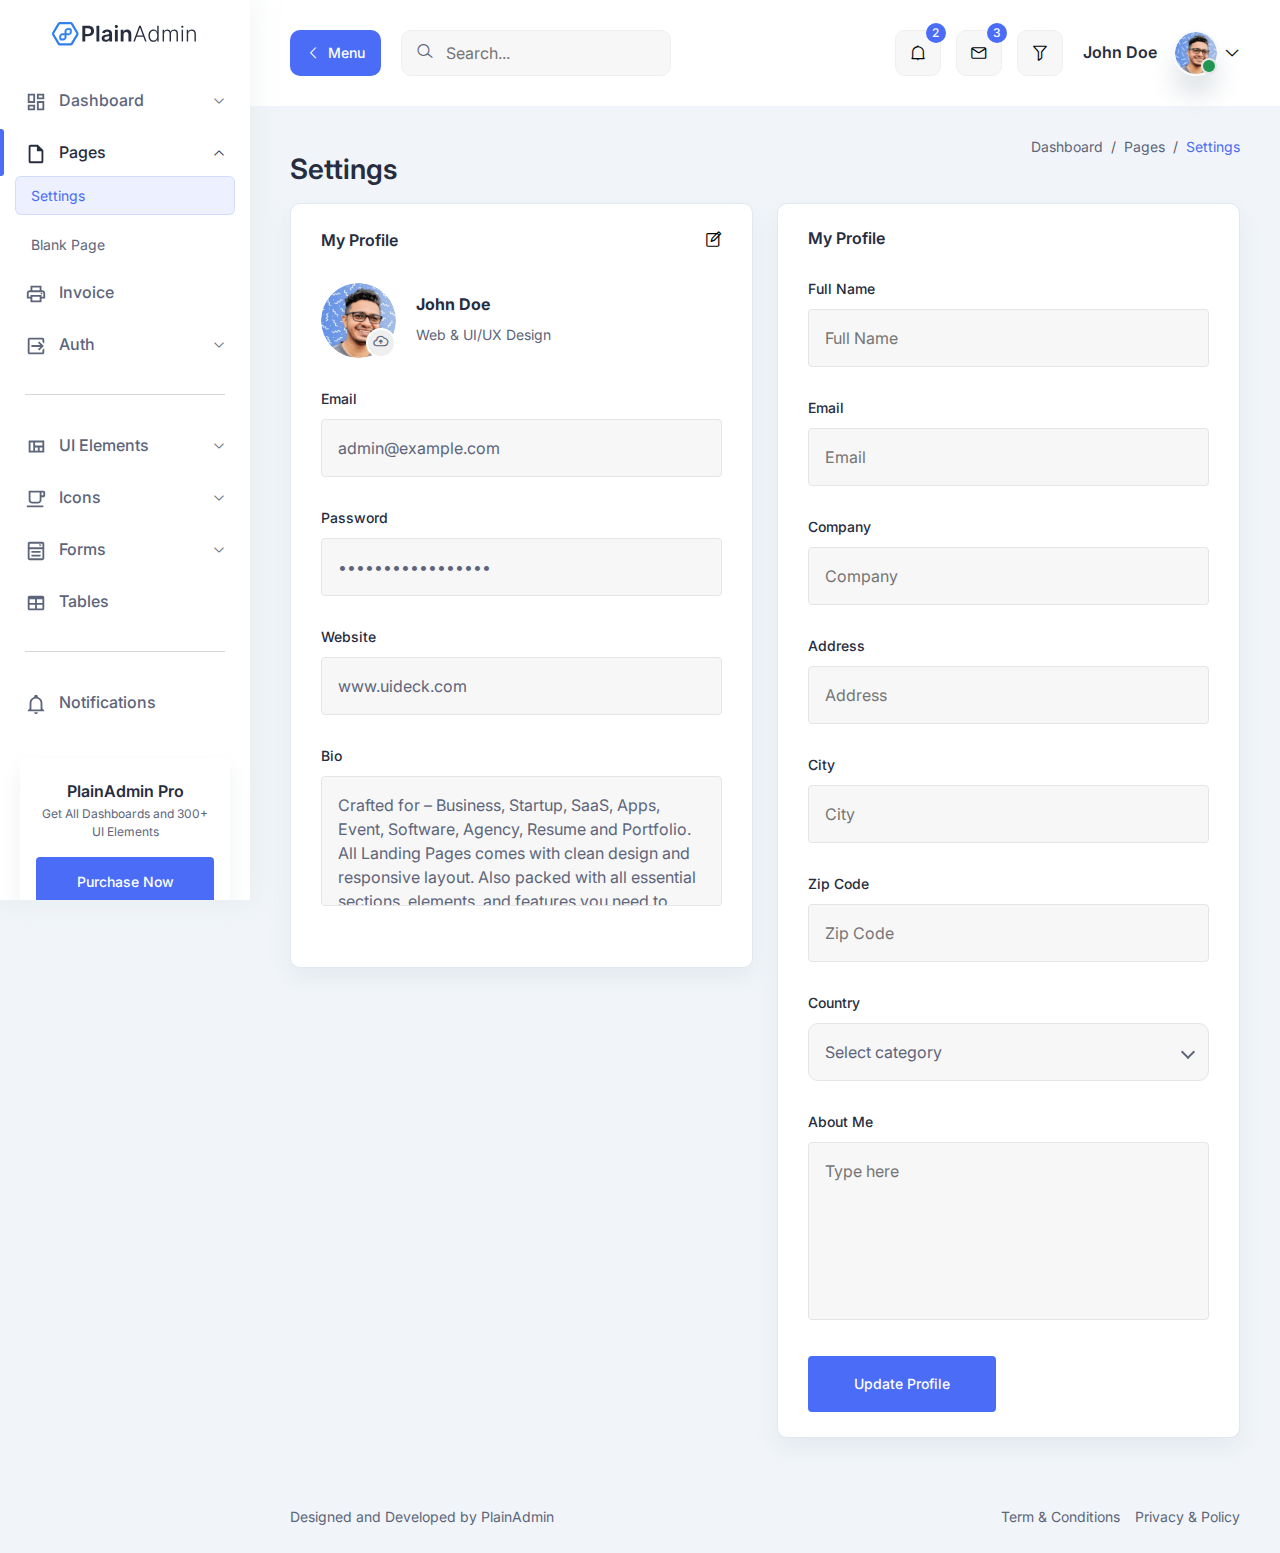
<file: Realta.Frontend/wwwroot/plain/settings.html>
<!DOCTYPE html>
<html lang="en">
  <head>
    <meta charset="UTF-8" />
    <meta http-equiv="X-UA-Compatible" content="IE=edge" />
    <meta name="viewport" content="width=device-width, initial-scale=1.0" />
    <link
      rel="shortcut icon"
      href="assets/images/favicon.svg"
      type="image/x-icon"
    />
    <title>Settings | PlainAdmin Demo</title>

    <!-- ========== All CSS files linkup ========= -->
    <link rel="stylesheet" href="assets/css/bootstrap.min.css" />
    <link rel="stylesheet" href="assets/css/lineicons.css" />
    <link rel="stylesheet" href="assets/css/materialdesignicons.min.css" />
    <link rel="stylesheet" href="assets/css/fullcalendar.css" />
    <link rel="stylesheet" href="assets/css/main.css" />
  </head>
  <body>
    <!-- ======== sidebar-nav start =========== -->
    <aside class="sidebar-nav-wrapper">
      <div class="navbar-logo">
        <a href="index.html">
          <img src="assets/images/logo/logo.svg" alt="logo" />
        </a>
      </div>
      <nav class="sidebar-nav">
        <ul>
          <li class="nav-item nav-item-has-children">
            <a
              href="#0"
              class="collapsed"
              data-bs-toggle="collapse"
              data-bs-target="#ddmenu_1"
              aria-controls="ddmenu_1"
              aria-expanded="false"
              aria-label="Toggle navigation"
            >
              <span class="icon">
                <svg width="22" height="22" viewBox="0 0 22 22">
                  <path
                    d="M17.4167 4.58333V6.41667H13.75V4.58333H17.4167ZM8.25 4.58333V10.0833H4.58333V4.58333H8.25ZM17.4167 11.9167V17.4167H13.75V11.9167H17.4167ZM8.25 15.5833V17.4167H4.58333V15.5833H8.25ZM19.25 2.75H11.9167V8.25H19.25V2.75ZM10.0833 2.75H2.75V11.9167H10.0833V2.75ZM19.25 10.0833H11.9167V19.25H19.25V10.0833ZM10.0833 13.75H2.75V19.25H10.0833V13.75Z"
                  />
                </svg>
              </span>
              <span class="text">Dashboard</span>
            </a>
            <ul id="ddmenu_1" class="collapse dropdown-nav">
              <li>
                <a href="index.html"> eCommerce </a>
              </li>
            </ul>
          </li>
          <li class="nav-item nav-item-has-children">
            <a
              href="#0"
              class=""
              data-bs-toggle="collapse"
              data-bs-target="#ddmenu_2"
              aria-controls="ddmenu_2"
              aria-expanded="true"
              aria-label="Toggle navigation"
            >
              <span class="icon">
                <svg
                  width="22"
                  height="22"
                  viewBox="0 0 22 22"
                  fill="none"
                  xmlns="http://www.w3.org/2000/svg"
                >
                  <path
                    d="M12.8334 1.83325H5.50008C5.01385 1.83325 4.54754 2.02641 4.20372 2.37022C3.8599 2.71404 3.66675 3.18036 3.66675 3.66659V18.3333C3.66675 18.8195 3.8599 19.2858 4.20372 19.6296C4.54754 19.9734 5.01385 20.1666 5.50008 20.1666H16.5001C16.9863 20.1666 17.4526 19.9734 17.7964 19.6296C18.1403 19.2858 18.3334 18.8195 18.3334 18.3333V7.33325L12.8334 1.83325ZM16.5001 18.3333H5.50008V3.66659H11.9167V8.24992H16.5001V18.3333Z"
                  />
                </svg>
              </span>
              <span class="text">Pages</span>
            </a>
            <ul id="ddmenu_2" class="collapsed show dropdown-nav">
              <li>
                <a href="settings.html" class="active"> Settings </a>
              </li>
              <li>
                <a href="blank-page.html"> Blank Page </a>
              </li>
            </ul>
          </li>
          <li class="nav-item">
            <a href="invoice.html">
              <span class="icon">
                <svg
                  width="22"
                  height="22"
                  viewBox="0 0 22 22"
                  fill="none"
                  xmlns="http://www.w3.org/2000/svg"
                >
                  <path
                    d="M17.4166 7.33333C18.9383 7.33333 20.1666 8.56167 20.1666 10.0833V15.5833H16.4999V19.25H5.49992V15.5833H1.83325V10.0833C1.83325 8.56167 3.06159 7.33333 4.58325 7.33333H5.49992V2.75H16.4999V7.33333H17.4166ZM7.33325 4.58333V7.33333H14.6666V4.58333H7.33325ZM14.6666 17.4167V13.75H7.33325V17.4167H14.6666ZM16.4999 13.75H18.3333V10.0833C18.3333 9.57917 17.9208 9.16667 17.4166 9.16667H4.58325C4.07909 9.16667 3.66659 9.57917 3.66659 10.0833V13.75H5.49992V11.9167H16.4999V13.75ZM17.4166 10.5417C17.4166 11.0458 17.0041 11.4583 16.4999 11.4583C15.9958 11.4583 15.5833 11.0458 15.5833 10.5417C15.5833 10.0375 15.9958 9.625 16.4999 9.625C17.0041 9.625 17.4166 10.0375 17.4166 10.5417Z"
                  />
                </svg>
              </span>
              <span class="text">Invoice</span>
            </a>
          </li>
          <li class="nav-item nav-item-has-children">
            <a
              href="#0"
              class="collapsed"
              data-bs-toggle="collapse"
              data-bs-target="#ddmenu_3"
              aria-controls="ddmenu_3"
              aria-expanded="false"
              aria-label="Toggle navigation"
            >
              <span class="icon">
                <svg
                  width="22"
                  height="22"
                  viewBox="0 0 22 22"
                  fill="none"
                  xmlns="http://www.w3.org/2000/svg"
                >
                  <path
                    d="M12.9067 14.2908L15.2808 11.9167H6.41667V10.0833H15.2808L12.9067 7.70917L14.2083 6.41667L18.7917 11L14.2083 15.5833L12.9067 14.2908ZM17.4167 2.75C17.9029 2.75 18.3692 2.94315 18.713 3.28697C19.0568 3.63079 19.25 4.0971 19.25 4.58333V8.86417L17.4167 7.03083V4.58333H4.58333V17.4167H17.4167V14.9692L19.25 13.1358V17.4167C19.25 17.9029 19.0568 18.3692 18.713 18.713C18.3692 19.0568 17.9029 19.25 17.4167 19.25H4.58333C3.56583 19.25 2.75 18.425 2.75 17.4167V4.58333C2.75 3.56583 3.56583 2.75 4.58333 2.75H17.4167Z"
                  />
                </svg>
              </span>
              <span class="text">Auth</span>
            </a>
            <ul id="ddmenu_3" class="collapse dropdown-nav">
              <li>
                <a href="signin.html"> Sign In </a>
              </li>
              <li>
                <a href="signup.html"> Sign Up </a>
              </li>
            </ul>
          </li>
          <span class="divider"><hr /></span>
          <li class="nav-item nav-item-has-children">
            <a
              href="#0"
              class="collapsed"
              data-bs-toggle="collapse"
              data-bs-target="#ddmenu_4"
              aria-controls="ddmenu_4"
              aria-expanded="false"
              aria-label="Toggle navigation"
            >
              <span class="icon">
                <svg
                  width="22"
                  height="22"
                  viewBox="0 0 22 22"
                  fill="none"
                  xmlns="http://www.w3.org/2000/svg"
                >
                  <path
                    d="M3.66675 4.58325V16.4999H19.2501V4.58325H3.66675ZM5.50008 14.6666V6.41659H8.25008V14.6666H5.50008ZM10.0834 14.6666V11.4583H12.8334V14.6666H10.0834ZM17.4167 14.6666H14.6667V11.4583H17.4167V14.6666ZM10.0834 9.62492V6.41659H17.4167V9.62492H10.0834Z"
                  />
                </svg>
              </span>
              <span class="text">UI Elements </span>
            </a>
            <ul id="ddmenu_4" class="collapse dropdown-nav">
              <li>
                <a href="alerts.html"> Alerts </a>
              </li>
              <li>
                <a href="buttons.html"> Buttons </a>
              </li>
              <li>
                <a href="cards.html"> Cards </a>
              </li>
              <li>
                <a href="typography.html"> Typography </a>
              </li>
            </ul>
          </li>
          <li class="nav-item nav-item-has-children">
            <a
              href="#0"
              class="collapsed"
              data-bs-toggle="collapse"
              data-bs-target="#ddmenu_55"
              aria-controls="ddmenu_55"
              aria-expanded="false"
              aria-label="Toggle navigation"
            >
              <span class="icon">
                <svg
                  width="22"
                  height="22"
                  viewBox="0 0 22 22"
                  fill="none"
                  xmlns="http://www.w3.org/2000/svg"
                >
                  <path
                    d="M1.83325 19.25V17.4167H18.3333V19.25H1.83325ZM18.3333 7.33333V4.58333H16.4999V7.33333H18.3333ZM18.3333 2.75C18.8195 2.75 19.2858 2.94315 19.6296 3.28697C19.9734 3.63079 20.1666 4.0971 20.1666 4.58333V7.33333C20.1666 7.81956 19.9734 8.28588 19.6296 8.6297C19.2858 8.97351 18.8195 9.16667 18.3333 9.16667H16.4999V11.9167C16.4999 12.8891 16.1136 13.8218 15.426 14.5094C14.7383 15.197 13.8057 15.5833 12.8333 15.5833H7.33325C6.36079 15.5833 5.42816 15.197 4.74053 14.5094C4.05289 13.8218 3.66659 12.8891 3.66659 11.9167V2.75H18.3333ZM14.6666 4.58333H5.49992V11.9167C5.49992 12.4029 5.69307 12.8692 6.03689 13.213C6.38071 13.5568 6.84702 13.75 7.33325 13.75H12.8333C13.3195 13.75 13.7858 13.5568 14.1296 13.213C14.4734 12.8692 14.6666 12.4029 14.6666 11.9167V4.58333Z"
                  />
                </svg>
              </span>
              <span class="text">Icons</span>
            </a>
            <ul id="ddmenu_55" class="collapse dropdown-nav">
              <li>
                <a href="icons.html"> LineIcons </a>
              </li>
              <li>
                <a href="mdi-icons.html"> MDI Icons </a>
              </li>
            </ul>
          </li>
          <li class="nav-item nav-item-has-children">
            <a
              href="#0"
              class="collapsed"
              data-bs-toggle="collapse"
              data-bs-target="#ddmenu_5"
              aria-controls="ddmenu_5"
              aria-expanded="false"
              aria-label="Toggle navigation"
            >
              <span class="icon">
                <svg
                  width="22"
                  height="22"
                  viewBox="0 0 22 22"
                  fill="none"
                  xmlns="http://www.w3.org/2000/svg"
                >
                  <path
                    d="M13.75 4.58325H16.5L15.125 6.41659L13.75 4.58325ZM4.58333 1.83325H17.4167C18.4342 1.83325 19.25 2.65825 19.25 3.66659V18.3333C19.25 19.3508 18.4342 20.1666 17.4167 20.1666H4.58333C3.575 20.1666 2.75 19.3508 2.75 18.3333V3.66659C2.75 2.65825 3.575 1.83325 4.58333 1.83325ZM4.58333 3.66659V7.33325H17.4167V3.66659H4.58333ZM4.58333 18.3333H17.4167V9.16659H4.58333V18.3333ZM6.41667 10.9999H15.5833V12.8333H6.41667V10.9999ZM6.41667 14.6666H15.5833V16.4999H6.41667V14.6666Z"
                  />
                </svg>
              </span>
              <span class="text"> Forms </span>
            </a>
            <ul id="ddmenu_5" class="collapse dropdown-nav">
              <li>
                <a href="form-elements.html"> Form Elements </a>
              </li>
            </ul>
          </li>
          <li class="nav-item">
            <a href="tables.html">
              <span class="icon">
                <svg
                  width="22"
                  height="22"
                  viewBox="0 0 22 22"
                  fill="none"
                  xmlns="http://www.w3.org/2000/svg"
                >
                  <path
                    d="M4.58333 3.66675H17.4167C17.9029 3.66675 18.3692 3.8599 18.713 4.20372C19.0568 4.54754 19.25 5.01385 19.25 5.50008V16.5001C19.25 16.9863 19.0568 17.4526 18.713 17.7964C18.3692 18.1403 17.9029 18.3334 17.4167 18.3334H4.58333C4.0971 18.3334 3.63079 18.1403 3.28697 17.7964C2.94315 17.4526 2.75 16.9863 2.75 16.5001V5.50008C2.75 5.01385 2.94315 4.54754 3.28697 4.20372C3.63079 3.8599 4.0971 3.66675 4.58333 3.66675ZM4.58333 7.33341V11.0001H10.0833V7.33341H4.58333ZM11.9167 7.33341V11.0001H17.4167V7.33341H11.9167ZM4.58333 12.8334V16.5001H10.0833V12.8334H4.58333ZM11.9167 12.8334V16.5001H17.4167V12.8334H11.9167Z"
                  />
                </svg>
              </span>
              <span class="text">Tables</span>
            </a>
          </li>
          <span class="divider"><hr /></span>

          <li class="nav-item">
            <a href="notification.html">
              <span class="icon">
                <svg
                  width="22"
                  height="22"
                  viewBox="0 0 22 22"
                  fill="none"
                  xmlns="http://www.w3.org/2000/svg"
                >
                  <path
                    d="M9.16667 19.25H12.8333C12.8333 20.2584 12.0083 21.0834 11 21.0834C9.99167 21.0834 9.16667 20.2584 9.16667 19.25ZM19.25 17.4167V18.3334H2.75V17.4167L4.58333 15.5834V10.0834C4.58333 7.24171 6.41667 4.76671 9.16667 3.94171V3.66671C9.16667 2.65837 9.99167 1.83337 11 1.83337C12.0083 1.83337 12.8333 2.65837 12.8333 3.66671V3.94171C15.5833 4.76671 17.4167 7.24171 17.4167 10.0834V15.5834L19.25 17.4167ZM15.5833 10.0834C15.5833 7.51671 13.5667 5.50004 11 5.50004C8.43333 5.50004 6.41667 7.51671 6.41667 10.0834V16.5H15.5833V10.0834Z"
                  />
                </svg>
              </span>
              <span class="text">Notifications</span>
            </a>
          </li>
        </ul>
      </nav>
      <div class="promo-box">
        <h3>PlainAdmin Pro</h3>
        <p>Get All Dashboards and 300+ UI Elements</p>
        <a
          href="https://plainadmin.com/pro"
          target="_blank"
          rel="nofollow"
          class="main-btn primary-btn btn-hover"
        >
          Purchase Now
        </a>
      </div>
    </aside>
    <div class="overlay"></div>
    <!-- ======== sidebar-nav end =========== -->

    <!-- ======== main-wrapper start =========== -->
    <main class="main-wrapper">
      <!-- ========== header start ========== -->
      <header class="header">
        <div class="container-fluid">
          <div class="row">
            <div class="col-lg-5 col-md-5 col-6">
              <div class="header-left d-flex align-items-center">
                <div class="menu-toggle-btn mr-20">
                  <button
                    id="menu-toggle"
                    class="main-btn primary-btn btn-hover"
                  >
                    <i class="lni lni-chevron-left me-2"></i> Menu
                  </button>
                </div>
                <div class="header-search d-none d-md-flex">
                  <form action="#">
                    <input type="text" placeholder="Search..." />
                    <button><i class="lni lni-search-alt"></i></button>
                  </form>
                </div>
              </div>
            </div>
            <div class="col-lg-7 col-md-7 col-6">
              <div class="header-right">
                <!-- notification start -->
                <div class="notification-box ml-15 d-none d-md-flex">
                  <button
                    class="dropdown-toggle"
                    type="button"
                    id="notification"
                    data-bs-toggle="dropdown"
                    aria-expanded="false"
                  >
                    <i class="lni lni-alarm"></i>
                    <span>2</span>
                  </button>
                  <ul
                    class="dropdown-menu dropdown-menu-end"
                    aria-labelledby="notification"
                  >
                    <li>
                      <a href="#0">
                        <div class="image">
                          <img src="assets/images/lead/lead-6.png" alt="" />
                        </div>
                        <div class="content">
                          <h6>
                            John Doe
                            <span class="text-regular">
                              comment on a product.
                            </span>
                          </h6>
                          <p>
                            Lorem ipsum dolor sit amet, consect etur adipiscing
                            elit Vivamus tortor.
                          </p>
                          <span>10 mins ago</span>
                        </div>
                      </a>
                    </li>
                    <li>
                      <a href="#0">
                        <div class="image">
                          <img src="assets/images/lead/lead-1.png" alt="" />
                        </div>
                        <div class="content">
                          <h6>
                            Jonathon
                            <span class="text-regular">
                              like on a product.
                            </span>
                          </h6>
                          <p>
                            Lorem ipsum dolor sit amet, consect etur adipiscing
                            elit Vivamus tortor.
                          </p>
                          <span>10 mins ago</span>
                        </div>
                      </a>
                    </li>
                  </ul>
                </div>
                <!-- notification end -->
                <!-- message start -->
                <div class="header-message-box ml-15 d-none d-md-flex">
                  <button
                    class="dropdown-toggle"
                    type="button"
                    id="message"
                    data-bs-toggle="dropdown"
                    aria-expanded="false"
                  >
                    <i class="lni lni-envelope"></i>
                    <span>3</span>
                  </button>
                  <ul
                    class="dropdown-menu dropdown-menu-end"
                    aria-labelledby="message"
                  >
                    <li>
                      <a href="#0">
                        <div class="image">
                          <img src="assets/images/lead/lead-5.png" alt="" />
                        </div>
                        <div class="content">
                          <h6>Jacob Jones</h6>
                          <p>Hey!I can across your profile and ...</p>
                          <span>10 mins ago</span>
                        </div>
                      </a>
                    </li>
                    <li>
                      <a href="#0">
                        <div class="image">
                          <img src="assets/images/lead/lead-3.png" alt="" />
                        </div>
                        <div class="content">
                          <h6>John Doe</h6>
                          <p>Would you mind please checking out</p>
                          <span>12 mins ago</span>
                        </div>
                      </a>
                    </li>
                    <li>
                      <a href="#0">
                        <div class="image">
                          <img src="assets/images/lead/lead-2.png" alt="" />
                        </div>
                        <div class="content">
                          <h6>Anee Lee</h6>
                          <p>Hey! are you available for freelance?</p>
                          <span>1h ago</span>
                        </div>
                      </a>
                    </li>
                  </ul>
                </div>
                <!-- message end -->
                <!-- filter start -->
                <div class="filter-box ml-15 d-none d-md-flex">
                  <button class="" type="button" id="filter">
                    <i class="lni lni-funnel"></i>
                  </button>
                </div>
                <!-- filter end -->
                <!-- profile start -->
                <div class="profile-box ml-15">
                  <button
                    class="dropdown-toggle bg-transparent border-0"
                    type="button"
                    id="profile"
                    data-bs-toggle="dropdown"
                    aria-expanded="false"
                  >
                    <div class="profile-info">
                      <div class="info">
                        <h6>John Doe</h6>
                        <div class="image">
                          <img
                            src="assets/images/profile/profile-image.png"
                            alt=""
                          />
                          <span class="status"></span>
                        </div>
                      </div>
                    </div>
                    <i class="lni lni-chevron-down"></i>
                  </button>
                  <ul
                    class="dropdown-menu dropdown-menu-end"
                    aria-labelledby="profile"
                  >
                    <li>
                      <a href="#0">
                        <i class="lni lni-user"></i> View Profile
                      </a>
                    </li>
                    <li>
                      <a href="#0">
                        <i class="lni lni-alarm"></i> Notifications
                      </a>
                    </li>
                    <li>
                      <a href="#0"> <i class="lni lni-inbox"></i> Messages </a>
                    </li>
                    <li>
                      <a href="#0"> <i class="lni lni-cog"></i> Settings </a>
                    </li>
                    <li>
                      <a href="#0"> <i class="lni lni-exit"></i> Sign Out </a>
                    </li>
                  </ul>
                </div>
                <!-- profile end -->
              </div>
            </div>
          </div>
        </div>
      </header>
      <!-- ========== header end ========== -->

      <!-- ========== section start ========== -->
      <section class="section">
        <div class="container-fluid">
          <!-- ========== title-wrapper start ========== -->
          <div class="title-wrapper pt-30">
            <div class="row align-items-center">
              <div class="col-md-6">
                <div class="titlemb-30">
                  <h2>Settings</h2>
                </div>
              </div>
              <!-- end col -->
              <div class="col-md-6">
                <div class="breadcrumb-wrapper mb-30">
                  <nav aria-label="breadcrumb">
                    <ol class="breadcrumb">
                      <li class="breadcrumb-item">
                        <a href="#0">Dashboard</a>
                      </li>
                      <li class="breadcrumb-item"><a href="#0">Pages</a></li>
                      <li class="breadcrumb-item active" aria-current="page">
                        Settings
                      </li>
                    </ol>
                  </nav>
                </div>
              </div>
              <!-- end col -->
            </div>
            <!-- end row -->
          </div>
          <!-- ========== title-wrapper end ========== -->

          <div class="row">
            <div class="col-lg-6">
              <div class="card-style settings-card-1 mb-30">
                <div
                  class="
                    title
                    mb-30
                    d-flex
                    justify-content-between
                    align-items-center
                  "
                >
                  <h6>My Profile</h6>
                  <button class="border-0 bg-transparent">
                    <i class="lni lni-pencil-alt"></i>
                  </button>
                </div>
                <div class="profile-info">
                  <div class="d-flex align-items-center mb-30">
                    <div class="profile-image">
                      <img src="assets/images/profile/profile-1.png" alt="" />
                      <div class="update-image">
                        <input type="file" />
                        <label for=""
                          ><i class="lni lni-cloud-upload"></i
                        ></label>
                      </div>
                    </div>
                    <div class="profile-meta">
                      <h5 class="text-bold text-dark mb-10">John Doe</h5>
                      <p class="text-sm text-gray">Web & UI/UX Design</p>
                    </div>
                  </div>
                  <div class="input-style-1">
                    <label>Email</label>
                    <input
                      type="email"
                      placeholder="admin@example.com"
                      value="admin@example.com"
                    />
                  </div>
                  <div class="input-style-1">
                    <label>Password</label>
                    <input type="password" value="admin@example.com" />
                  </div>
                  <div class="input-style-1">
                    <label>Website</label>
                    <input
                      type="text"
                      placeholder="www.uideck.com"
                      value="www.uideck.com"
                    />
                  </div>
                  <div class="input-style-1">
                    <label>Bio</label>
                    <textarea placeholder="Write your bio here" rows="4">
Crafted for – Business, Startup, SaaS, Apps, Event, Software, Agency, Resume and Portfolio. All Landing Pages comes with clean design and responsive layout. Also packed with all essential sections, elements, and features you need to launch</textarea
                    >
                  </div>
                </div>
              </div>
              <!-- end card -->
            </div>
            <!-- end col -->

            <div class="col-lg-6">
              <div class="card-style settings-card-2 mb-30">
                <div class="title mb-30">
                  <h6>My Profile</h6>
                </div>
                <form action="#">
                  <div class="row">
                    <div class="col-12">
                      <div class="input-style-1">
                        <label>Full Name</label>
                        <input type="text" placeholder="Full Name" />
                      </div>
                    </div>
                    <div class="col-12">
                      <div class="input-style-1">
                        <label>Email</label>
                        <input type="email" placeholder="Email" />
                      </div>
                    </div>
                    <div class="col-12">
                      <div class="input-style-1">
                        <label>Company</label>
                        <input type="text" placeholder="Company" />
                      </div>
                    </div>
                    <div class="col-12">
                      <div class="input-style-1">
                        <label>Address</label>
                        <input type="text" placeholder="Address" />
                      </div>
                    </div>
                    <div class="col-xxl-4">
                      <div class="input-style-1">
                        <label>City</label>
                        <input type="text" placeholder="City" />
                      </div>
                    </div>
                    <div class="col-xxl-4">
                      <div class="input-style-1">
                        <label>Zip Code</label>
                        <input type="text" placeholder="Zip Code" />
                      </div>
                    </div>
                    <div class="col-xxl-4">
                      <div class="select-style-1">
                        <label>Country</label>
                        <div class="select-position">
                          <select class="light-bg">
                            <option value="">Select category</option>
                            <option value="">USA</option>
                            <option value="">UK</option>
                            <option value="">Canada</option>
                            <option value="">India</option>
                            <option value="">Bangladesh</option>
                          </select>
                        </div>
                      </div>
                    </div>
                    <div class="col-12">
                      <div class="input-style-1">
                        <label>About Me</label>
                        <textarea placeholder="Type here" rows="6"></textarea>
                      </div>
                    </div>
                    <div class="col-12">
                      <button class="main-btn primary-btn btn-hover">
                        Update Profile
                      </button>
                    </div>
                  </div>
                </form>
              </div>
              <!-- end card -->
            </div>
            <!-- end col -->
          </div>
          <!-- end row -->
        </div>
        <!-- end container -->
      </section>
      <!-- ========== section end ========== -->

      <!-- ========== footer start =========== -->
      <footer class="footer">
        <div class="container-fluid">
          <div class="row">
            <div class="col-md-6 order-last order-md-first">
              <div class="copyright text-center text-md-start">
                <p class="text-sm">
                  Designed and Developed by
                  <a
                    href="https://plainadmin.com"
                    rel="nofollow"
                    target="_blank"
                  >
                    PlainAdmin
                  </a>
                </p>
              </div>
            </div>
            <!-- end col-->
            <div class="col-md-6">
              <div
                class="
                  terms
                  d-flex
                  justify-content-center justify-content-md-end
                "
              >
                <a href="#0" class="text-sm">Term & Conditions</a>
                <a href="#0" class="text-sm ml-15">Privacy & Policy</a>
              </div>
            </div>
          </div>
          <!-- end row -->
        </div>
        <!-- end container -->
      </footer>
      <!-- ========== footer end =========== -->
    </main>
    <!-- ======== main-wrapper end =========== -->

    <!-- ========= All Javascript files linkup ======== -->
    <script src="assets/js/bootstrap.bundle.min.js"></script>
    <script src="assets/js/Chart.min.js"></script>
    <script src="assets/js/dynamic-pie-chart.js"></script>
    <script src="assets/js/moment.min.js"></script>
    <script src="assets/js/fullcalendar.js"></script>
    <script src="assets/js/jvectormap.min.js"></script>
    <script src="assets/js/world-merc.js"></script>
    <script src="assets/js/polyfill.js"></script>
    <script src="assets/js/main.js"></script>
  </body>
</html>
</file>
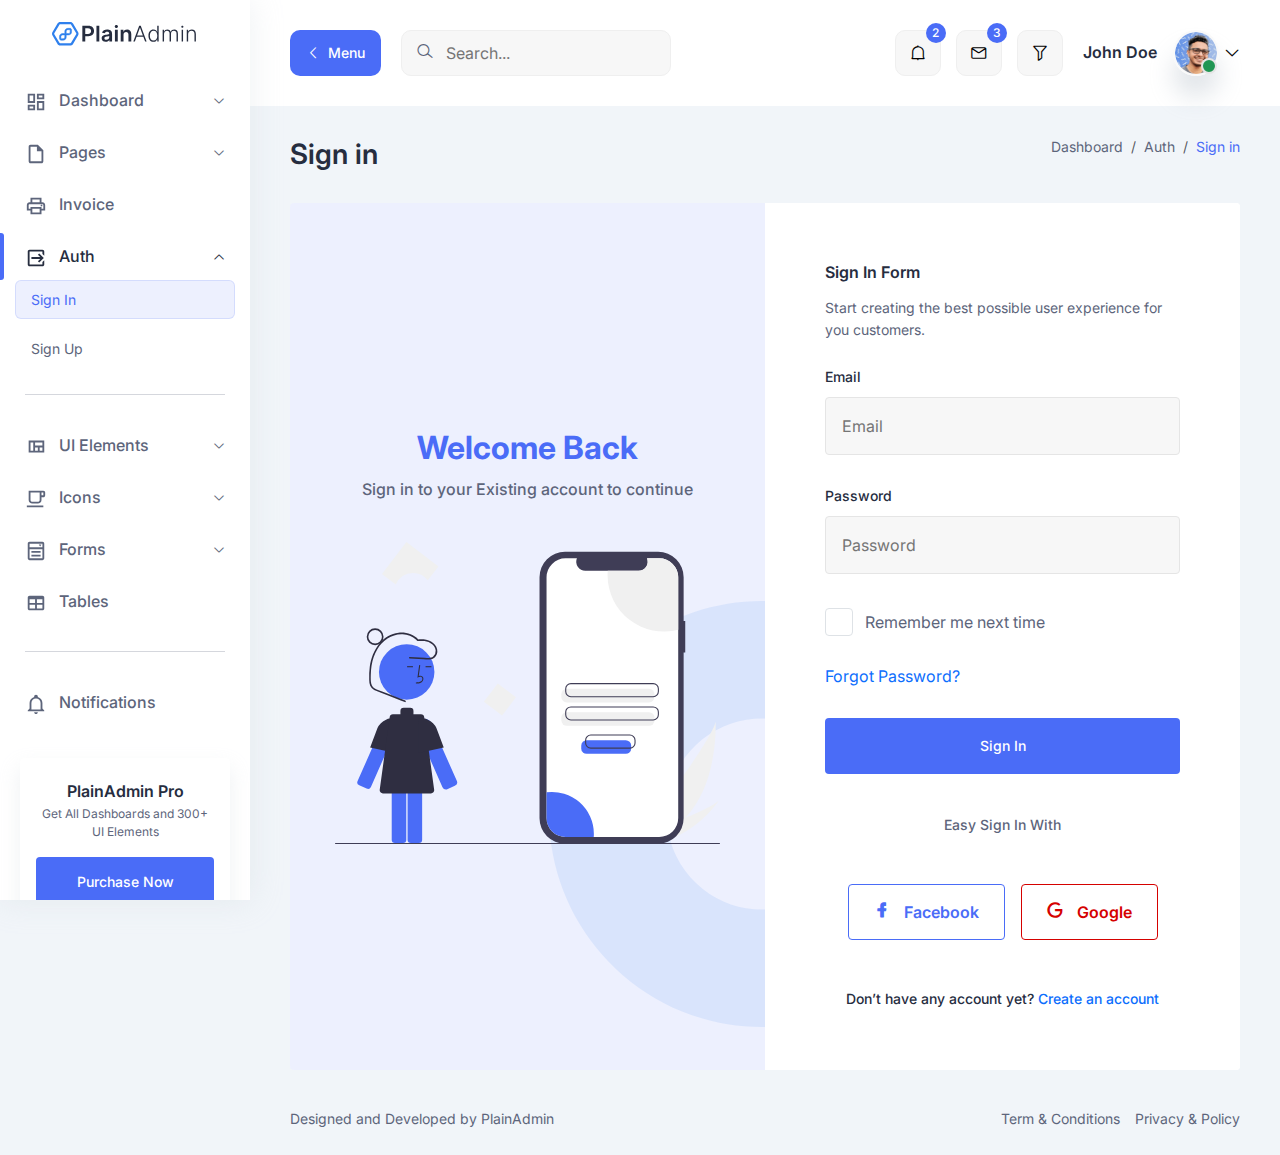
<file: Realta.Frontend/wwwroot/plain/signin.html>
<!DOCTYPE html>
<html lang="en">
  <head>
    <meta charset="UTF-8" />
    <meta http-equiv="X-UA-Compatible" content="IE=edge" />
    <meta name="viewport" content="width=device-width, initial-scale=1.0" />
    <link
      rel="shortcut icon"
      href="assets/images/favicon.svg"
      type="image/x-icon"
    />
    <title>Sign In | PlainAdmin Demo</title>

    <!-- ========== All CSS files linkup ========= -->
    <link rel="stylesheet" href="assets/css/bootstrap.min.css" />
    <link rel="stylesheet" href="assets/css/lineicons.css" />
    <link rel="stylesheet" href="assets/css/materialdesignicons.min.css" />
    <link rel="stylesheet" href="assets/css/fullcalendar.css" />
    <link rel="stylesheet" href="assets/css/main.css" />
  </head>
  <body>
    <!-- ======== sidebar-nav start =========== -->
    <aside class="sidebar-nav-wrapper">
      <div class="navbar-logo">
        <a href="index.html">
          <img src="assets/images/logo/logo.svg" alt="logo" />
        </a>
      </div>
      <nav class="sidebar-nav">
        <ul>
          <li class="nav-item nav-item-has-children">
            <a
              href="#0"
              class="collapsed"
              data-bs-toggle="collapse"
              data-bs-target="#ddmenu_1"
              aria-controls="ddmenu_1"
              aria-expanded="false"
              aria-label="Toggle navigation"
            >
              <span class="icon">
                <svg width="22" height="22" viewBox="0 0 22 22">
                  <path
                    d="M17.4167 4.58333V6.41667H13.75V4.58333H17.4167ZM8.25 4.58333V10.0833H4.58333V4.58333H8.25ZM17.4167 11.9167V17.4167H13.75V11.9167H17.4167ZM8.25 15.5833V17.4167H4.58333V15.5833H8.25ZM19.25 2.75H11.9167V8.25H19.25V2.75ZM10.0833 2.75H2.75V11.9167H10.0833V2.75ZM19.25 10.0833H11.9167V19.25H19.25V10.0833ZM10.0833 13.75H2.75V19.25H10.0833V13.75Z"
                  />
                </svg>
              </span>
              <span class="text">Dashboard</span>
            </a>
            <ul id="ddmenu_1" class="collapse dropdown-nav">
              <li>
                <a href="index.html"> eCommerce </a>
              </li>
            </ul>
          </li>
          <li class="nav-item nav-item-has-children">
            <a
              href="#0"
              class="collapsed"
              data-bs-toggle="collapse"
              data-bs-target="#ddmenu_2"
              aria-controls="ddmenu_2"
              aria-expanded="false"
              aria-label="Toggle navigation"
            >
              <span class="icon">
                <svg
                  width="22"
                  height="22"
                  viewBox="0 0 22 22"
                  fill="none"
                  xmlns="http://www.w3.org/2000/svg"
                >
                  <path
                    d="M12.8334 1.83325H5.50008C5.01385 1.83325 4.54754 2.02641 4.20372 2.37022C3.8599 2.71404 3.66675 3.18036 3.66675 3.66659V18.3333C3.66675 18.8195 3.8599 19.2858 4.20372 19.6296C4.54754 19.9734 5.01385 20.1666 5.50008 20.1666H16.5001C16.9863 20.1666 17.4526 19.9734 17.7964 19.6296C18.1403 19.2858 18.3334 18.8195 18.3334 18.3333V7.33325L12.8334 1.83325ZM16.5001 18.3333H5.50008V3.66659H11.9167V8.24992H16.5001V18.3333Z"
                  />
                </svg>
              </span>
              <span class="text">Pages</span>
            </a>
            <ul id="ddmenu_2" class="collapse dropdown-nav">
              <li>
                <a href="settings.html"> Settings </a>
              </li>
              <li>
                <a href="blank-page.html"> Blank Page </a>
              </li>
            </ul>
          </li>
          <li class="nav-item">
            <a href="invoice.html">
              <span class="icon">
                <svg
                  width="22"
                  height="22"
                  viewBox="0 0 22 22"
                  fill="none"
                  xmlns="http://www.w3.org/2000/svg"
                >
                  <path
                    d="M17.4166 7.33333C18.9383 7.33333 20.1666 8.56167 20.1666 10.0833V15.5833H16.4999V19.25H5.49992V15.5833H1.83325V10.0833C1.83325 8.56167 3.06159 7.33333 4.58325 7.33333H5.49992V2.75H16.4999V7.33333H17.4166ZM7.33325 4.58333V7.33333H14.6666V4.58333H7.33325ZM14.6666 17.4167V13.75H7.33325V17.4167H14.6666ZM16.4999 13.75H18.3333V10.0833C18.3333 9.57917 17.9208 9.16667 17.4166 9.16667H4.58325C4.07909 9.16667 3.66659 9.57917 3.66659 10.0833V13.75H5.49992V11.9167H16.4999V13.75ZM17.4166 10.5417C17.4166 11.0458 17.0041 11.4583 16.4999 11.4583C15.9958 11.4583 15.5833 11.0458 15.5833 10.5417C15.5833 10.0375 15.9958 9.625 16.4999 9.625C17.0041 9.625 17.4166 10.0375 17.4166 10.5417Z"
                  />
                </svg>
              </span>
              <span class="text">Invoice</span>
            </a>
          </li>
          <li class="nav-item nav-item-has-children">
            <a
              href="#0"
              class=""
              data-bs-toggle="collapse"
              data-bs-target="#ddmenu_3"
              aria-controls="ddmenu_3"
              aria-expanded="true"
              aria-label="Toggle navigation"
            >
              <span class="icon">
                <svg
                  width="22"
                  height="22"
                  viewBox="0 0 22 22"
                  fill="none"
                  xmlns="http://www.w3.org/2000/svg"
                >
                  <path
                    d="M12.9067 14.2908L15.2808 11.9167H6.41667V10.0833H15.2808L12.9067 7.70917L14.2083 6.41667L18.7917 11L14.2083 15.5833L12.9067 14.2908ZM17.4167 2.75C17.9029 2.75 18.3692 2.94315 18.713 3.28697C19.0568 3.63079 19.25 4.0971 19.25 4.58333V8.86417L17.4167 7.03083V4.58333H4.58333V17.4167H17.4167V14.9692L19.25 13.1358V17.4167C19.25 17.9029 19.0568 18.3692 18.713 18.713C18.3692 19.0568 17.9029 19.25 17.4167 19.25H4.58333C3.56583 19.25 2.75 18.425 2.75 17.4167V4.58333C2.75 3.56583 3.56583 2.75 4.58333 2.75H17.4167Z"
                  />
                </svg>
              </span>
              <span class="text">Auth</span>
            </a>
            <ul id="ddmenu_3" class="collapsed show dropdown-nav">
              <li>
                <a href="signin.html" class="active"> Sign In </a>
              </li>
              <li>
                <a href="signup.html"> Sign Up </a>
              </li>
            </ul>
          </li>
          <span class="divider"><hr /></span>
          <li class="nav-item nav-item-has-children">
            <a
              href="#0"
              class="collapsed"
              data-bs-toggle="collapse"
              data-bs-target="#ddmenu_4"
              aria-controls="ddmenu_4"
              aria-expanded="false"
              aria-label="Toggle navigation"
            >
              <span class="icon">
                <svg
                  width="22"
                  height="22"
                  viewBox="0 0 22 22"
                  fill="none"
                  xmlns="http://www.w3.org/2000/svg"
                >
                  <path
                    d="M3.66675 4.58325V16.4999H19.2501V4.58325H3.66675ZM5.50008 14.6666V6.41659H8.25008V14.6666H5.50008ZM10.0834 14.6666V11.4583H12.8334V14.6666H10.0834ZM17.4167 14.6666H14.6667V11.4583H17.4167V14.6666ZM10.0834 9.62492V6.41659H17.4167V9.62492H10.0834Z"
                  />
                </svg>
              </span>
              <span class="text">UI Elements </span>
            </a>
            <ul id="ddmenu_4" class="collapse dropdown-nav">
              <li>
                <a href="alerts.html"> Alerts </a>
              </li>
              <li>
                <a href="buttons.html"> Buttons </a>
              </li>
              <li>
                <a href="cards.html"> Cards </a>
              </li>
              <li>
                <a href="typography.html"> Typography </a>
              </li>
            </ul>
          </li>
          <li class="nav-item nav-item-has-children">
            <a
              href="#0"
              class="collapsed"
              data-bs-toggle="collapse"
              data-bs-target="#ddmenu_55"
              aria-controls="ddmenu_55"
              aria-expanded="false"
              aria-label="Toggle navigation"
            >
              <span class="icon">
                <svg
                  width="22"
                  height="22"
                  viewBox="0 0 22 22"
                  fill="none"
                  xmlns="http://www.w3.org/2000/svg"
                >
                  <path
                    d="M1.83325 19.25V17.4167H18.3333V19.25H1.83325ZM18.3333 7.33333V4.58333H16.4999V7.33333H18.3333ZM18.3333 2.75C18.8195 2.75 19.2858 2.94315 19.6296 3.28697C19.9734 3.63079 20.1666 4.0971 20.1666 4.58333V7.33333C20.1666 7.81956 19.9734 8.28588 19.6296 8.6297C19.2858 8.97351 18.8195 9.16667 18.3333 9.16667H16.4999V11.9167C16.4999 12.8891 16.1136 13.8218 15.426 14.5094C14.7383 15.197 13.8057 15.5833 12.8333 15.5833H7.33325C6.36079 15.5833 5.42816 15.197 4.74053 14.5094C4.05289 13.8218 3.66659 12.8891 3.66659 11.9167V2.75H18.3333ZM14.6666 4.58333H5.49992V11.9167C5.49992 12.4029 5.69307 12.8692 6.03689 13.213C6.38071 13.5568 6.84702 13.75 7.33325 13.75H12.8333C13.3195 13.75 13.7858 13.5568 14.1296 13.213C14.4734 12.8692 14.6666 12.4029 14.6666 11.9167V4.58333Z"
                  />
                </svg>
              </span>
              <span class="text">Icons</span>
            </a>
            <ul id="ddmenu_55" class="collapse dropdown-nav">
              <li>
                <a href="icons.html"> LineIcons </a>
              </li>
              <li>
                <a href="mdi-icons.html"> MDI Icons </a>
              </li>
            </ul>
          </li>
          <li class="nav-item nav-item-has-children">
            <a
              href="#0"
              class="collapsed"
              data-bs-toggle="collapse"
              data-bs-target="#ddmenu_5"
              aria-controls="ddmenu_5"
              aria-expanded="false"
              aria-label="Toggle navigation"
            >
              <span class="icon">
                <svg
                  width="22"
                  height="22"
                  viewBox="0 0 22 22"
                  fill="none"
                  xmlns="http://www.w3.org/2000/svg"
                >
                  <path
                    d="M13.75 4.58325H16.5L15.125 6.41659L13.75 4.58325ZM4.58333 1.83325H17.4167C18.4342 1.83325 19.25 2.65825 19.25 3.66659V18.3333C19.25 19.3508 18.4342 20.1666 17.4167 20.1666H4.58333C3.575 20.1666 2.75 19.3508 2.75 18.3333V3.66659C2.75 2.65825 3.575 1.83325 4.58333 1.83325ZM4.58333 3.66659V7.33325H17.4167V3.66659H4.58333ZM4.58333 18.3333H17.4167V9.16659H4.58333V18.3333ZM6.41667 10.9999H15.5833V12.8333H6.41667V10.9999ZM6.41667 14.6666H15.5833V16.4999H6.41667V14.6666Z"
                  />
                </svg>
              </span>
              <span class="text"> Forms </span>
            </a>
            <ul id="ddmenu_5" class="collapse dropdown-nav">
              <li>
                <a href="form-elements.html"> Form Elements </a>
              </li>
            </ul>
          </li>
          <li class="nav-item">
            <a href="tables.html">
              <span class="icon">
                <svg
                  width="22"
                  height="22"
                  viewBox="0 0 22 22"
                  fill="none"
                  xmlns="http://www.w3.org/2000/svg"
                >
                  <path
                    d="M4.58333 3.66675H17.4167C17.9029 3.66675 18.3692 3.8599 18.713 4.20372C19.0568 4.54754 19.25 5.01385 19.25 5.50008V16.5001C19.25 16.9863 19.0568 17.4526 18.713 17.7964C18.3692 18.1403 17.9029 18.3334 17.4167 18.3334H4.58333C4.0971 18.3334 3.63079 18.1403 3.28697 17.7964C2.94315 17.4526 2.75 16.9863 2.75 16.5001V5.50008C2.75 5.01385 2.94315 4.54754 3.28697 4.20372C3.63079 3.8599 4.0971 3.66675 4.58333 3.66675ZM4.58333 7.33341V11.0001H10.0833V7.33341H4.58333ZM11.9167 7.33341V11.0001H17.4167V7.33341H11.9167ZM4.58333 12.8334V16.5001H10.0833V12.8334H4.58333ZM11.9167 12.8334V16.5001H17.4167V12.8334H11.9167Z"
                  />
                </svg>
              </span>
              <span class="text">Tables</span>
            </a>
          </li>
          <span class="divider"><hr /></span>

          <li class="nav-item">
            <a href="notification.html">
              <span class="icon">
                <svg
                  width="22"
                  height="22"
                  viewBox="0 0 22 22"
                  fill="none"
                  xmlns="http://www.w3.org/2000/svg"
                >
                  <path
                    d="M9.16667 19.25H12.8333C12.8333 20.2584 12.0083 21.0834 11 21.0834C9.99167 21.0834 9.16667 20.2584 9.16667 19.25ZM19.25 17.4167V18.3334H2.75V17.4167L4.58333 15.5834V10.0834C4.58333 7.24171 6.41667 4.76671 9.16667 3.94171V3.66671C9.16667 2.65837 9.99167 1.83337 11 1.83337C12.0083 1.83337 12.8333 2.65837 12.8333 3.66671V3.94171C15.5833 4.76671 17.4167 7.24171 17.4167 10.0834V15.5834L19.25 17.4167ZM15.5833 10.0834C15.5833 7.51671 13.5667 5.50004 11 5.50004C8.43333 5.50004 6.41667 7.51671 6.41667 10.0834V16.5H15.5833V10.0834Z"
                  />
                </svg>
              </span>
              <span class="text">Notifications</span>
            </a>
          </li>
        </ul>
      </nav>
      <div class="promo-box">
        <h3>PlainAdmin Pro</h3>
        <p>Get All Dashboards and 300+ UI Elements</p>
        <a
          href="https://plainadmin.com/pro"
          target="_blank"
          rel="nofollow"
          class="main-btn primary-btn btn-hover"
        >
          Purchase Now
        </a>
      </div>
    </aside>
    <div class="overlay"></div>
    <!-- ======== sidebar-nav end =========== -->

    <!-- ======== main-wrapper start =========== -->
    <main class="main-wrapper">
      <!-- ========== header start ========== -->
      <header class="header">
        <div class="container-fluid">
          <div class="row">
            <div class="col-lg-5 col-md-5 col-6">
              <div class="header-left d-flex align-items-center">
                <div class="menu-toggle-btn mr-20">
                  <button
                    id="menu-toggle"
                    class="main-btn primary-btn btn-hover"
                  >
                    <i class="lni lni-chevron-left me-2"></i> Menu
                  </button>
                </div>
                <div class="header-search d-none d-md-flex">
                  <form action="#">
                    <input type="text" placeholder="Search..." />
                    <button><i class="lni lni-search-alt"></i></button>
                  </form>
                </div>
              </div>
            </div>
            <div class="col-lg-7 col-md-7 col-6">
              <div class="header-right">
                <!-- notification start -->
                <div class="notification-box ml-15 d-none d-md-flex">
                  <button
                    class="dropdown-toggle"
                    type="button"
                    id="notification"
                    data-bs-toggle="dropdown"
                    aria-expanded="false"
                  >
                    <i class="lni lni-alarm"></i>
                    <span>2</span>
                  </button>
                  <ul
                    class="dropdown-menu dropdown-menu-end"
                    aria-labelledby="notification"
                  >
                    <li>
                      <a href="#0">
                        <div class="image">
                          <img src="assets/images/lead/lead-6.png" alt="" />
                        </div>
                        <div class="content">
                          <h6>
                            John Doe
                            <span class="text-regular">
                              comment on a product.
                            </span>
                          </h6>
                          <p>
                            Lorem ipsum dolor sit amet, consect etur adipiscing
                            elit Vivamus tortor.
                          </p>
                          <span>10 mins ago</span>
                        </div>
                      </a>
                    </li>
                    <li>
                      <a href="#0">
                        <div class="image">
                          <img src="assets/images/lead/lead-1.png" alt="" />
                        </div>
                        <div class="content">
                          <h6>
                            Jonathon
                            <span class="text-regular">
                              like on a product.
                            </span>
                          </h6>
                          <p>
                            Lorem ipsum dolor sit amet, consect etur adipiscing
                            elit Vivamus tortor.
                          </p>
                          <span>10 mins ago</span>
                        </div>
                      </a>
                    </li>
                  </ul>
                </div>
                <!-- notification end -->
                <!-- message start -->
                <div class="header-message-box ml-15 d-none d-md-flex">
                  <button
                    class="dropdown-toggle"
                    type="button"
                    id="message"
                    data-bs-toggle="dropdown"
                    aria-expanded="false"
                  >
                    <i class="lni lni-envelope"></i>
                    <span>3</span>
                  </button>
                  <ul
                    class="dropdown-menu dropdown-menu-end"
                    aria-labelledby="message"
                  >
                    <li>
                      <a href="#0">
                        <div class="image">
                          <img src="assets/images/lead/lead-5.png" alt="" />
                        </div>
                        <div class="content">
                          <h6>Jacob Jones</h6>
                          <p>Hey!I can across your profile and ...</p>
                          <span>10 mins ago</span>
                        </div>
                      </a>
                    </li>
                    <li>
                      <a href="#0">
                        <div class="image">
                          <img src="assets/images/lead/lead-3.png" alt="" />
                        </div>
                        <div class="content">
                          <h6>John Doe</h6>
                          <p>Would you mind please checking out</p>
                          <span>12 mins ago</span>
                        </div>
                      </a>
                    </li>
                    <li>
                      <a href="#0">
                        <div class="image">
                          <img src="assets/images/lead/lead-2.png" alt="" />
                        </div>
                        <div class="content">
                          <h6>Anee Lee</h6>
                          <p>Hey! are you available for freelance?</p>
                          <span>1h ago</span>
                        </div>
                      </a>
                    </li>
                  </ul>
                </div>
                <!-- message end -->
                <!-- filter start -->
                <div class="filter-box ml-15 d-none d-md-flex">
                  <button class="" type="button" id="filter">
                    <i class="lni lni-funnel"></i>
                  </button>
                </div>
                <!-- filter end -->
                <!-- profile start -->
                <div class="profile-box ml-15">
                  <button
                    class="dropdown-toggle bg-transparent border-0"
                    type="button"
                    id="profile"
                    data-bs-toggle="dropdown"
                    aria-expanded="false"
                  >
                    <div class="profile-info">
                      <div class="info">
                        <h6>John Doe</h6>
                        <div class="image">
                          <img
                            src="assets/images/profile/profile-image.png"
                            alt=""
                          />
                          <span class="status"></span>
                        </div>
                      </div>
                    </div>
                    <i class="lni lni-chevron-down"></i>
                  </button>
                  <ul
                    class="dropdown-menu dropdown-menu-end"
                    aria-labelledby="profile"
                  >
                    <li>
                      <a href="#0">
                        <i class="lni lni-user"></i> View Profile
                      </a>
                    </li>
                    <li>
                      <a href="#0">
                        <i class="lni lni-alarm"></i> Notifications
                      </a>
                    </li>
                    <li>
                      <a href="#0"> <i class="lni lni-inbox"></i> Messages </a>
                    </li>
                    <li>
                      <a href="#0"> <i class="lni lni-cog"></i> Settings </a>
                    </li>
                    <li>
                      <a href="#0"> <i class="lni lni-exit"></i> Sign Out </a>
                    </li>
                  </ul>
                </div>
                <!-- profile end -->
              </div>
            </div>
          </div>
        </div>
      </header>
      <!-- ========== header end ========== -->

      <!-- ========== signin-section start ========== -->
      <section class="signin-section">
        <div class="container-fluid">
          <!-- ========== title-wrapper start ========== -->
          <div class="title-wrapper pt-30">
            <div class="row align-items-center">
              <div class="col-md-6">
                <div class="title mb-30">
                  <h2>Sign in</h2>
                </div>
              </div>
              <!-- end col -->
              <div class="col-md-6">
                <div class="breadcrumb-wrapper mb-30">
                  <nav aria-label="breadcrumb">
                    <ol class="breadcrumb">
                      <li class="breadcrumb-item">
                        <a href="#0">Dashboard</a>
                      </li>
                      <li class="breadcrumb-item"><a href="#0">Auth</a></li>
                      <li class="breadcrumb-item active" aria-current="page">
                        Sign in
                      </li>
                    </ol>
                  </nav>
                </div>
              </div>
              <!-- end col -->
            </div>
            <!-- end row -->
          </div>
          <!-- ========== title-wrapper end ========== -->

          <div class="row g-0 auth-row">
            <div class="col-lg-6">
              <div class="auth-cover-wrapper bg-primary-100">
                <div class="auth-cover">
                  <div class="title text-center">
                    <h1 class="text-primary mb-10">Welcome Back</h1>
                    <p class="text-medium">
                      Sign in to your Existing account to continue
                    </p>
                  </div>
                  <div class="cover-image">
                    <img src="assets/images/auth/signin-image.svg" alt="" />
                  </div>
                  <div class="shape-image">
                    <img src="assets/images/auth/shape.svg" alt="" />
                  </div>
                </div>
              </div>
            </div>
            <!-- end col -->
            <div class="col-lg-6">
              <div class="signin-wrapper">
                <div class="form-wrapper">
                  <h6 class="mb-15">Sign In Form</h6>
                  <p class="text-sm mb-25">
                    Start creating the best possible user experience for you
                    customers.
                  </p>
                  <form action="#">
                    <div class="row">
                      <div class="col-12">
                        <div class="input-style-1">
                          <label>Email</label>
                          <input type="email" placeholder="Email" />
                        </div>
                      </div>
                      <!-- end col -->
                      <div class="col-12">
                        <div class="input-style-1">
                          <label>Password</label>
                          <input type="password" placeholder="Password" />
                        </div>
                      </div>
                      <!-- end col -->
                      <div class="col-xxl-6 col-lg-12 col-md-6">
                        <div class="form-check checkbox-style mb-30">
                          <input
                            class="form-check-input"
                            type="checkbox"
                            value=""
                            id="checkbox-remember"
                          />
                          <label
                            class="form-check-label"
                            for="checkbox-remember"
                          >
                            Remember me next time</label
                          >
                        </div>
                      </div>
                      <!-- end col -->
                      <div class="col-xxl-6 col-lg-12 col-md-6">
                        <div
                          class="
                            text-start text-md-end text-lg-start text-xxl-end
                            mb-30
                          "
                        >
                          <a href="#0" class="hover-underline"
                            >Forgot Password?</a
                          >
                        </div>
                      </div>
                      <!-- end col -->
                      <div class="col-12">
                        <div
                          class="
                            button-group
                            d-flex
                            justify-content-center
                            flex-wrap
                          "
                        >
                          <button
                            class="
                              main-btn
                              primary-btn
                              btn-hover
                              w-100
                              text-center
                            "
                          >
                            Sign In
                          </button>
                        </div>
                      </div>
                    </div>
                    <!-- end row -->
                  </form>
                  <div class="singin-option pt-40">
                    <p class="text-sm text-medium text-center text-gray">
                      Easy Sign In With
                    </p>
                    <div
                      class="
                        button-group
                        pt-40
                        pb-40
                        d-flex
                        justify-content-center
                        flex-wrap
                      "
                    >
                      <button class="main-btn primary-btn-outline m-2">
                        <i class="lni lni-facebook-fill mr-10"></i>
                        Facebook
                      </button>
                      <button class="main-btn danger-btn-outline m-2">
                        <i class="lni lni-google mr-10"></i>
                        Google
                      </button>
                    </div>
                    <p class="text-sm text-medium text-dark text-center">
                      Don’t have any account yet?
                      <a href="signup.html">Create an account</a>
                    </p>
                  </div>
                </div>
              </div>
            </div>
            <!-- end col -->
          </div>
          <!-- end row -->
        </div>
      </section>
      <!-- ========== signin-section end ========== -->

      <!-- ========== footer start =========== -->
      <footer class="footer">
        <div class="container-fluid">
          <div class="row">
            <div class="col-md-6 order-last order-md-first">
              <div class="copyright text-center text-md-start">
                <p class="text-sm">
                  Designed and Developed by
                  <a
                    href="https://plainadmin.com"
                    rel="nofollow"
                    target="_blank"
                  >
                    PlainAdmin
                  </a>
                </p>
              </div>
            </div>
            <!-- end col-->
            <div class="col-md-6">
              <div
                class="
                  terms
                  d-flex
                  justify-content-center justify-content-md-end
                "
              >
                <a href="#0" class="text-sm">Term & Conditions</a>
                <a href="#0" class="text-sm ml-15">Privacy & Policy</a>
              </div>
            </div>
          </div>
          <!-- end row -->
        </div>
        <!-- end container -->
      </footer>
      <!-- ========== footer end =========== -->
    </main>
    <!-- ======== main-wrapper end =========== -->

    <!-- ========= All Javascript files linkup ======== -->
    <script src="assets/js/bootstrap.bundle.min.js"></script>
    <script src="assets/js/Chart.min.js"></script>
    <script src="assets/js/dynamic-pie-chart.js"></script>
    <script src="assets/js/moment.min.js"></script>
    <script src="assets/js/fullcalendar.js"></script>
    <script src="assets/js/jvectormap.min.js"></script>
    <script src="assets/js/world-merc.js"></script>
    <script src="assets/js/polyfill.js"></script>
    <script src="assets/js/main.js"></script>
  </body>
</html>
</file>
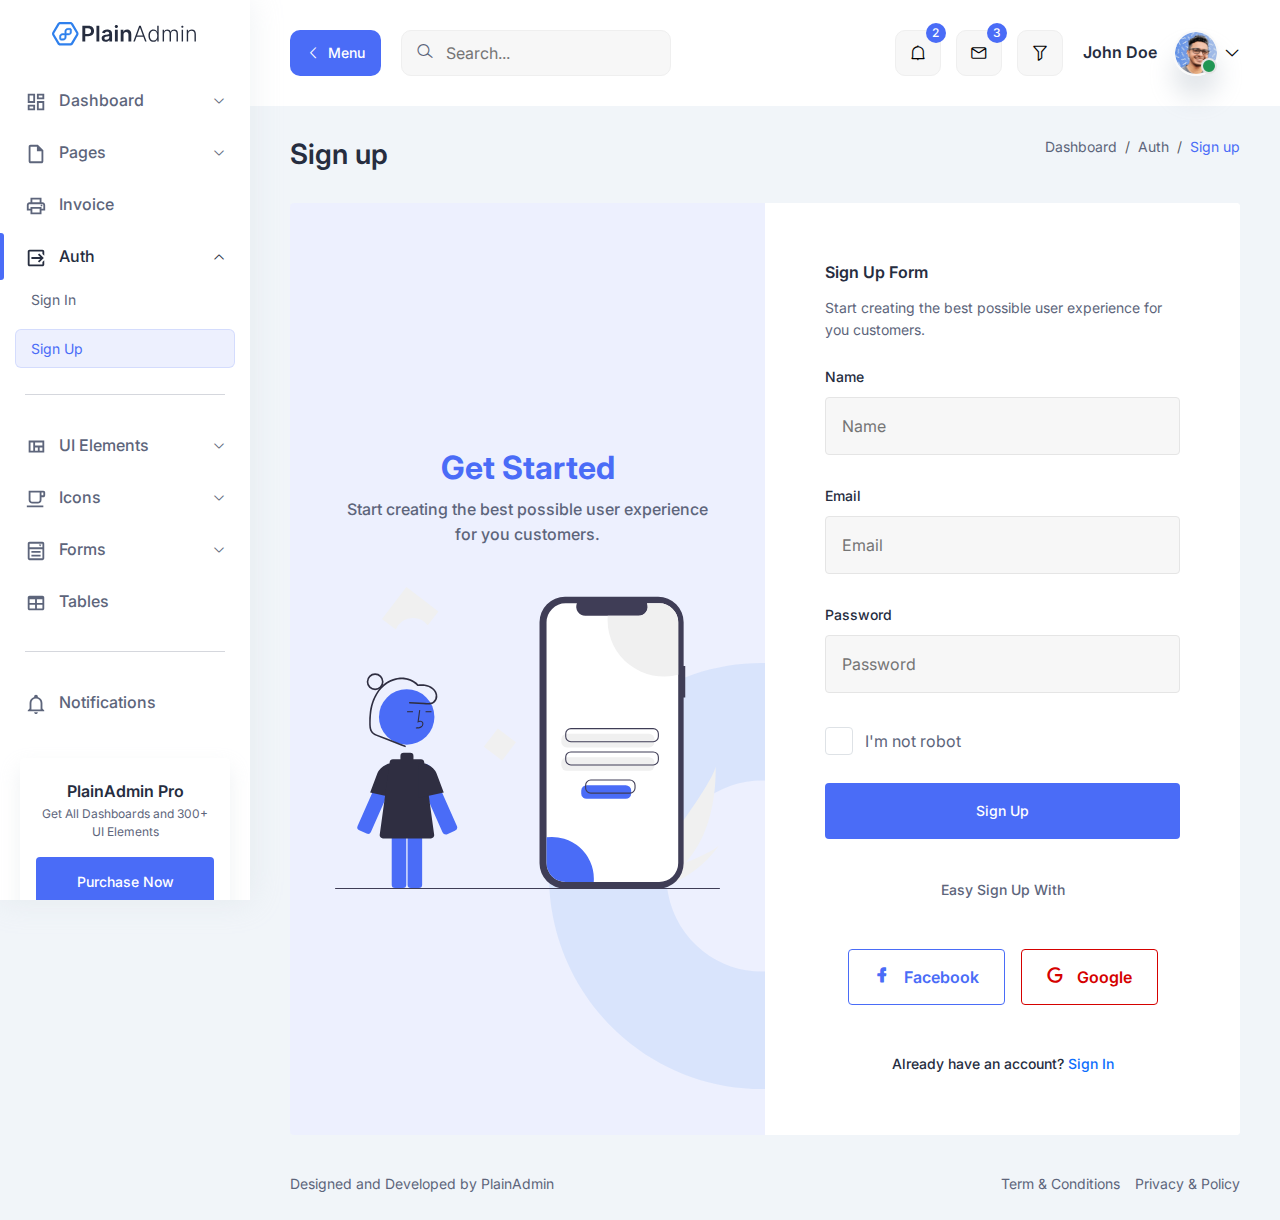
<file: Realta.Frontend/wwwroot/plain/signup.html>
<!DOCTYPE html>
<html lang="en">
  <head>
    <meta charset="UTF-8" />
    <meta http-equiv="X-UA-Compatible" content="IE=edge" />
    <meta name="viewport" content="width=device-width, initial-scale=1.0" />
    <link
      rel="shortcut icon"
      href="assets/images/favicon.svg"
      type="image/x-icon"
    />
    <title>Sign Up | PlainAdmin Demo</title>

    <!-- ========== All CSS files linkup ========= -->
    <link rel="stylesheet" href="assets/css/bootstrap.min.css" />
    <link rel="stylesheet" href="assets/css/lineicons.css" />
    <link rel="stylesheet" href="assets/css/materialdesignicons.min.css" />
    <link rel="stylesheet" href="assets/css/fullcalendar.css" />
    <link rel="stylesheet" href="assets/css/main.css" />
  </head>
  <body>
    <!-- ======== sidebar-nav start =========== -->
    <aside class="sidebar-nav-wrapper">
      <div class="navbar-logo">
        <a href="index.html">
          <img src="assets/images/logo/logo.svg" alt="logo" />
        </a>
      </div>
      <nav class="sidebar-nav">
        <ul>
          <li class="nav-item nav-item-has-children">
            <a
              href="#0"
              class="collapsed"
              data-bs-toggle="collapse"
              data-bs-target="#ddmenu_1"
              aria-controls="ddmenu_1"
              aria-expanded="false"
              aria-label="Toggle navigation"
            >
              <span class="icon">
                <svg width="22" height="22" viewBox="0 0 22 22">
                  <path
                    d="M17.4167 4.58333V6.41667H13.75V4.58333H17.4167ZM8.25 4.58333V10.0833H4.58333V4.58333H8.25ZM17.4167 11.9167V17.4167H13.75V11.9167H17.4167ZM8.25 15.5833V17.4167H4.58333V15.5833H8.25ZM19.25 2.75H11.9167V8.25H19.25V2.75ZM10.0833 2.75H2.75V11.9167H10.0833V2.75ZM19.25 10.0833H11.9167V19.25H19.25V10.0833ZM10.0833 13.75H2.75V19.25H10.0833V13.75Z"
                  />
                </svg>
              </span>
              <span class="text">Dashboard</span>
            </a>
            <ul id="ddmenu_1" class="collapse dropdown-nav">
              <li>
                <a href="index.html"> eCommerce </a>
              </li>
            </ul>
          </li>
          <li class="nav-item nav-item-has-children">
            <a
              href="#0"
              class="collapsed"
              data-bs-toggle="collapse"
              data-bs-target="#ddmenu_2"
              aria-controls="ddmenu_2"
              aria-expanded="false"
              aria-label="Toggle navigation"
            >
              <span class="icon">
                <svg
                  width="22"
                  height="22"
                  viewBox="0 0 22 22"
                  fill="none"
                  xmlns="http://www.w3.org/2000/svg"
                >
                  <path
                    d="M12.8334 1.83325H5.50008C5.01385 1.83325 4.54754 2.02641 4.20372 2.37022C3.8599 2.71404 3.66675 3.18036 3.66675 3.66659V18.3333C3.66675 18.8195 3.8599 19.2858 4.20372 19.6296C4.54754 19.9734 5.01385 20.1666 5.50008 20.1666H16.5001C16.9863 20.1666 17.4526 19.9734 17.7964 19.6296C18.1403 19.2858 18.3334 18.8195 18.3334 18.3333V7.33325L12.8334 1.83325ZM16.5001 18.3333H5.50008V3.66659H11.9167V8.24992H16.5001V18.3333Z"
                  />
                </svg>
              </span>
              <span class="text">Pages</span>
            </a>
            <ul id="ddmenu_2" class="collapse dropdown-nav">
              <li>
                <a href="settings.html"> Settings </a>
              </li>
              <li>
                <a href="blank-page.html"> Blank Page </a>
              </li>
            </ul>
          </li>
          <li class="nav-item">
            <a href="invoice.html">
              <span class="icon">
                <svg
                  width="22"
                  height="22"
                  viewBox="0 0 22 22"
                  fill="none"
                  xmlns="http://www.w3.org/2000/svg"
                >
                  <path
                    d="M17.4166 7.33333C18.9383 7.33333 20.1666 8.56167 20.1666 10.0833V15.5833H16.4999V19.25H5.49992V15.5833H1.83325V10.0833C1.83325 8.56167 3.06159 7.33333 4.58325 7.33333H5.49992V2.75H16.4999V7.33333H17.4166ZM7.33325 4.58333V7.33333H14.6666V4.58333H7.33325ZM14.6666 17.4167V13.75H7.33325V17.4167H14.6666ZM16.4999 13.75H18.3333V10.0833C18.3333 9.57917 17.9208 9.16667 17.4166 9.16667H4.58325C4.07909 9.16667 3.66659 9.57917 3.66659 10.0833V13.75H5.49992V11.9167H16.4999V13.75ZM17.4166 10.5417C17.4166 11.0458 17.0041 11.4583 16.4999 11.4583C15.9958 11.4583 15.5833 11.0458 15.5833 10.5417C15.5833 10.0375 15.9958 9.625 16.4999 9.625C17.0041 9.625 17.4166 10.0375 17.4166 10.5417Z"
                  />
                </svg>
              </span>
              <span class="text">Invoice</span>
            </a>
          </li>
          <li class="nav-item nav-item-has-children">
            <a
              href="#0"
              class=""
              data-bs-toggle="collapse"
              data-bs-target="#ddmenu_3"
              aria-controls="ddmenu_3"
              aria-expanded="true"
              aria-label="Toggle navigation"
            >
              <span class="icon">
                <svg
                  width="22"
                  height="22"
                  viewBox="0 0 22 22"
                  fill="none"
                  xmlns="http://www.w3.org/2000/svg"
                >
                  <path
                    d="M12.9067 14.2908L15.2808 11.9167H6.41667V10.0833H15.2808L12.9067 7.70917L14.2083 6.41667L18.7917 11L14.2083 15.5833L12.9067 14.2908ZM17.4167 2.75C17.9029 2.75 18.3692 2.94315 18.713 3.28697C19.0568 3.63079 19.25 4.0971 19.25 4.58333V8.86417L17.4167 7.03083V4.58333H4.58333V17.4167H17.4167V14.9692L19.25 13.1358V17.4167C19.25 17.9029 19.0568 18.3692 18.713 18.713C18.3692 19.0568 17.9029 19.25 17.4167 19.25H4.58333C3.56583 19.25 2.75 18.425 2.75 17.4167V4.58333C2.75 3.56583 3.56583 2.75 4.58333 2.75H17.4167Z"
                  />
                </svg>
              </span>
              <span class="text">Auth</span>
            </a>
            <ul id="ddmenu_3" class="collapsed show dropdown-nav">
              <li>
                <a href="signin.html"> Sign In </a>
              </li>
              <li>
                <a href="signup.html" class="active"> Sign Up </a>
              </li>
            </ul>
          </li>
          <span class="divider"><hr /></span>
          <li class="nav-item nav-item-has-children">
            <a
              href="#0"
              class="collapsed"
              data-bs-toggle="collapse"
              data-bs-target="#ddmenu_4"
              aria-controls="ddmenu_4"
              aria-expanded="false"
              aria-label="Toggle navigation"
            >
              <span class="icon">
                <svg
                  width="22"
                  height="22"
                  viewBox="0 0 22 22"
                  fill="none"
                  xmlns="http://www.w3.org/2000/svg"
                >
                  <path
                    d="M3.66675 4.58325V16.4999H19.2501V4.58325H3.66675ZM5.50008 14.6666V6.41659H8.25008V14.6666H5.50008ZM10.0834 14.6666V11.4583H12.8334V14.6666H10.0834ZM17.4167 14.6666H14.6667V11.4583H17.4167V14.6666ZM10.0834 9.62492V6.41659H17.4167V9.62492H10.0834Z"
                  />
                </svg>
              </span>
              <span class="text">UI Elements </span>
            </a>
            <ul id="ddmenu_4" class="collapse dropdown-nav">
              <li>
                <a href="alerts.html"> Alerts </a>
              </li>
              <li>
                <a href="buttons.html"> Buttons </a>
              </li>
              <li>
                <a href="cards.html"> Cards </a>
              </li>
              <li>
                <a href="typography.html"> Typography </a>
              </li>
            </ul>
          </li>
          <li class="nav-item nav-item-has-children">
            <a
              href="#0"
              class="collapsed"
              data-bs-toggle="collapse"
              data-bs-target="#ddmenu_55"
              aria-controls="ddmenu_55"
              aria-expanded="false"
              aria-label="Toggle navigation"
            >
              <span class="icon">
                <svg
                  width="22"
                  height="22"
                  viewBox="0 0 22 22"
                  fill="none"
                  xmlns="http://www.w3.org/2000/svg"
                >
                  <path
                    d="M1.83325 19.25V17.4167H18.3333V19.25H1.83325ZM18.3333 7.33333V4.58333H16.4999V7.33333H18.3333ZM18.3333 2.75C18.8195 2.75 19.2858 2.94315 19.6296 3.28697C19.9734 3.63079 20.1666 4.0971 20.1666 4.58333V7.33333C20.1666 7.81956 19.9734 8.28588 19.6296 8.6297C19.2858 8.97351 18.8195 9.16667 18.3333 9.16667H16.4999V11.9167C16.4999 12.8891 16.1136 13.8218 15.426 14.5094C14.7383 15.197 13.8057 15.5833 12.8333 15.5833H7.33325C6.36079 15.5833 5.42816 15.197 4.74053 14.5094C4.05289 13.8218 3.66659 12.8891 3.66659 11.9167V2.75H18.3333ZM14.6666 4.58333H5.49992V11.9167C5.49992 12.4029 5.69307 12.8692 6.03689 13.213C6.38071 13.5568 6.84702 13.75 7.33325 13.75H12.8333C13.3195 13.75 13.7858 13.5568 14.1296 13.213C14.4734 12.8692 14.6666 12.4029 14.6666 11.9167V4.58333Z"
                  />
                </svg>
              </span>
              <span class="text">Icons</span>
            </a>
            <ul id="ddmenu_55" class="collapse dropdown-nav">
              <li>
                <a href="icons.html"> LineIcons </a>
              </li>
              <li>
                <a href="mdi-icons.html"> MDI Icons </a>
              </li>
            </ul>
          </li>
          <li class="nav-item nav-item-has-children">
            <a
              href="#0"
              class="collapsed"
              data-bs-toggle="collapse"
              data-bs-target="#ddmenu_5"
              aria-controls="ddmenu_5"
              aria-expanded="false"
              aria-label="Toggle navigation"
            >
              <span class="icon">
                <svg
                  width="22"
                  height="22"
                  viewBox="0 0 22 22"
                  fill="none"
                  xmlns="http://www.w3.org/2000/svg"
                >
                  <path
                    d="M13.75 4.58325H16.5L15.125 6.41659L13.75 4.58325ZM4.58333 1.83325H17.4167C18.4342 1.83325 19.25 2.65825 19.25 3.66659V18.3333C19.25 19.3508 18.4342 20.1666 17.4167 20.1666H4.58333C3.575 20.1666 2.75 19.3508 2.75 18.3333V3.66659C2.75 2.65825 3.575 1.83325 4.58333 1.83325ZM4.58333 3.66659V7.33325H17.4167V3.66659H4.58333ZM4.58333 18.3333H17.4167V9.16659H4.58333V18.3333ZM6.41667 10.9999H15.5833V12.8333H6.41667V10.9999ZM6.41667 14.6666H15.5833V16.4999H6.41667V14.6666Z"
                  />
                </svg>
              </span>
              <span class="text"> Forms </span>
            </a>
            <ul id="ddmenu_5" class="collapse dropdown-nav">
              <li>
                <a href="form-elements.html"> Form Elements </a>
              </li>
            </ul>
          </li>
          <li class="nav-item">
            <a href="tables.html">
              <span class="icon">
                <svg
                  width="22"
                  height="22"
                  viewBox="0 0 22 22"
                  fill="none"
                  xmlns="http://www.w3.org/2000/svg"
                >
                  <path
                    d="M4.58333 3.66675H17.4167C17.9029 3.66675 18.3692 3.8599 18.713 4.20372C19.0568 4.54754 19.25 5.01385 19.25 5.50008V16.5001C19.25 16.9863 19.0568 17.4526 18.713 17.7964C18.3692 18.1403 17.9029 18.3334 17.4167 18.3334H4.58333C4.0971 18.3334 3.63079 18.1403 3.28697 17.7964C2.94315 17.4526 2.75 16.9863 2.75 16.5001V5.50008C2.75 5.01385 2.94315 4.54754 3.28697 4.20372C3.63079 3.8599 4.0971 3.66675 4.58333 3.66675ZM4.58333 7.33341V11.0001H10.0833V7.33341H4.58333ZM11.9167 7.33341V11.0001H17.4167V7.33341H11.9167ZM4.58333 12.8334V16.5001H10.0833V12.8334H4.58333ZM11.9167 12.8334V16.5001H17.4167V12.8334H11.9167Z"
                  />
                </svg>
              </span>
              <span class="text">Tables</span>
            </a>
          </li>
          <span class="divider"><hr /></span>

          <li class="nav-item">
            <a href="notification.html">
              <span class="icon">
                <svg
                  width="22"
                  height="22"
                  viewBox="0 0 22 22"
                  fill="none"
                  xmlns="http://www.w3.org/2000/svg"
                >
                  <path
                    d="M9.16667 19.25H12.8333C12.8333 20.2584 12.0083 21.0834 11 21.0834C9.99167 21.0834 9.16667 20.2584 9.16667 19.25ZM19.25 17.4167V18.3334H2.75V17.4167L4.58333 15.5834V10.0834C4.58333 7.24171 6.41667 4.76671 9.16667 3.94171V3.66671C9.16667 2.65837 9.99167 1.83337 11 1.83337C12.0083 1.83337 12.8333 2.65837 12.8333 3.66671V3.94171C15.5833 4.76671 17.4167 7.24171 17.4167 10.0834V15.5834L19.25 17.4167ZM15.5833 10.0834C15.5833 7.51671 13.5667 5.50004 11 5.50004C8.43333 5.50004 6.41667 7.51671 6.41667 10.0834V16.5H15.5833V10.0834Z"
                  />
                </svg>
              </span>
              <span class="text">Notifications</span>
            </a>
          </li>
        </ul>
      </nav>
      <div class="promo-box">
        <h3>PlainAdmin Pro</h3>
        <p>Get All Dashboards and 300+ UI Elements</p>
        <a
          href="https://plainadmin.com/pro"
          target="_blank"
          rel="nofollow"
          class="main-btn primary-btn btn-hover"
        >
          Purchase Now
        </a>
      </div>
    </aside>
    <div class="overlay"></div>
    <!-- ======== sidebar-nav end =========== -->

    <!-- ======== main-wrapper start =========== -->
    <main class="main-wrapper">
      <!-- ========== header start ========== -->
      <header class="header">
        <div class="container-fluid">
          <div class="row">
            <div class="col-lg-5 col-md-5 col-6">
              <div class="header-left d-flex align-items-center">
                <div class="menu-toggle-btn mr-20">
                  <button
                    id="menu-toggle"
                    class="main-btn primary-btn btn-hover"
                  >
                    <i class="lni lni-chevron-left me-2"></i> Menu
                  </button>
                </div>
                <div class="header-search d-none d-md-flex">
                  <form action="#">
                    <input type="text" placeholder="Search..." />
                    <button><i class="lni lni-search-alt"></i></button>
                  </form>
                </div>
              </div>
            </div>
            <div class="col-lg-7 col-md-7 col-6">
              <div class="header-right">
                <!-- notification start -->
                <div class="notification-box ml-15 d-none d-md-flex">
                  <button
                    class="dropdown-toggle"
                    type="button"
                    id="notification"
                    data-bs-toggle="dropdown"
                    aria-expanded="false"
                  >
                    <i class="lni lni-alarm"></i>
                    <span>2</span>
                  </button>
                  <ul
                    class="dropdown-menu dropdown-menu-end"
                    aria-labelledby="notification"
                  >
                    <li>
                      <a href="#0">
                        <div class="image">
                          <img src="assets/images/lead/lead-6.png" alt="" />
                        </div>
                        <div class="content">
                          <h6>
                            John Doe
                            <span class="text-regular">
                              comment on a product.
                            </span>
                          </h6>
                          <p>
                            Lorem ipsum dolor sit amet, consect etur adipiscing
                            elit Vivamus tortor.
                          </p>
                          <span>10 mins ago</span>
                        </div>
                      </a>
                    </li>
                    <li>
                      <a href="#0">
                        <div class="image">
                          <img src="assets/images/lead/lead-1.png" alt="" />
                        </div>
                        <div class="content">
                          <h6>
                            Jonathon
                            <span class="text-regular">
                              like on a product.
                            </span>
                          </h6>
                          <p>
                            Lorem ipsum dolor sit amet, consect etur adipiscing
                            elit Vivamus tortor.
                          </p>
                          <span>10 mins ago</span>
                        </div>
                      </a>
                    </li>
                  </ul>
                </div>
                <!-- notification end -->
                <!-- message start -->
                <div class="header-message-box ml-15 d-none d-md-flex">
                  <button
                    class="dropdown-toggle"
                    type="button"
                    id="message"
                    data-bs-toggle="dropdown"
                    aria-expanded="false"
                  >
                    <i class="lni lni-envelope"></i>
                    <span>3</span>
                  </button>
                  <ul
                    class="dropdown-menu dropdown-menu-end"
                    aria-labelledby="message"
                  >
                    <li>
                      <a href="#0">
                        <div class="image">
                          <img src="assets/images/lead/lead-5.png" alt="" />
                        </div>
                        <div class="content">
                          <h6>Jacob Jones</h6>
                          <p>Hey!I can across your profile and ...</p>
                          <span>10 mins ago</span>
                        </div>
                      </a>
                    </li>
                    <li>
                      <a href="#0">
                        <div class="image">
                          <img src="assets/images/lead/lead-3.png" alt="" />
                        </div>
                        <div class="content">
                          <h6>John Doe</h6>
                          <p>Would you mind please checking out</p>
                          <span>12 mins ago</span>
                        </div>
                      </a>
                    </li>
                    <li>
                      <a href="#0">
                        <div class="image">
                          <img src="assets/images/lead/lead-2.png" alt="" />
                        </div>
                        <div class="content">
                          <h6>Anee Lee</h6>
                          <p>Hey! are you available for freelance?</p>
                          <span>1h ago</span>
                        </div>
                      </a>
                    </li>
                  </ul>
                </div>
                <!-- message end -->
                <!-- filter start -->
                <div class="filter-box ml-15 d-none d-md-flex">
                  <button class="" type="button" id="filter">
                    <i class="lni lni-funnel"></i>
                  </button>
                </div>
                <!-- filter end -->
                <!-- profile start -->
                <div class="profile-box ml-15">
                  <button
                    class="dropdown-toggle bg-transparent border-0"
                    type="button"
                    id="profile"
                    data-bs-toggle="dropdown"
                    aria-expanded="false"
                  >
                    <div class="profile-info">
                      <div class="info">
                        <h6>John Doe</h6>
                        <div class="image">
                          <img
                            src="assets/images/profile/profile-image.png"
                            alt=""
                          />
                          <span class="status"></span>
                        </div>
                      </div>
                    </div>
                    <i class="lni lni-chevron-down"></i>
                  </button>
                  <ul
                    class="dropdown-menu dropdown-menu-end"
                    aria-labelledby="profile"
                  >
                    <li>
                      <a href="#0">
                        <i class="lni lni-user"></i> View Profile
                      </a>
                    </li>
                    <li>
                      <a href="#0">
                        <i class="lni lni-alarm"></i> Notifications
                      </a>
                    </li>
                    <li>
                      <a href="#0"> <i class="lni lni-inbox"></i> Messages </a>
                    </li>
                    <li>
                      <a href="#0"> <i class="lni lni-cog"></i> Settings </a>
                    </li>
                    <li>
                      <a href="#0"> <i class="lni lni-exit"></i> Sign Out </a>
                    </li>
                  </ul>
                </div>
                <!-- profile end -->
              </div>
            </div>
          </div>
        </div>
      </header>
      <!-- ========== header end ========== -->

      <!-- ========== signin-section start ========== -->
      <section class="signin-section">
        <div class="container-fluid">
          <!-- ========== title-wrapper start ========== -->
          <div class="title-wrapper pt-30">
            <div class="row align-items-center">
              <div class="col-md-6">
                <div class="title mb-30">
                  <h2>Sign up</h2>
                </div>
              </div>
              <!-- end col -->
              <div class="col-md-6">
                <div class="breadcrumb-wrapper mb-30">
                  <nav aria-label="breadcrumb">
                    <ol class="breadcrumb">
                      <li class="breadcrumb-item">
                        <a href="#0">Dashboard</a>
                      </li>
                      <li class="breadcrumb-item"><a href="#0">Auth</a></li>
                      <li class="breadcrumb-item active" aria-current="page">
                        Sign up
                      </li>
                    </ol>
                  </nav>
                </div>
              </div>
              <!-- end col -->
            </div>
            <!-- end row -->
          </div>
          <!-- ========== title-wrapper end ========== -->

          <div class="row g-0 auth-row">
            <div class="col-lg-6">
              <div class="auth-cover-wrapper bg-primary-100">
                <div class="auth-cover">
                  <div class="title text-center">
                    <h1 class="text-primary mb-10">Get Started</h1>
                    <p class="text-medium">
                      Start creating the best possible user experience
                      <br class="d-sm-block" />
                      for you customers.
                    </p>
                  </div>
                  <div class="cover-image">
                    <img src="assets/images/auth/signin-image.svg" alt="" />
                  </div>
                  <div class="shape-image">
                    <img src="assets/images/auth/shape.svg" alt="" />
                  </div>
                </div>
              </div>
            </div>
            <!-- end col -->
            <div class="col-lg-6">
              <div class="signup-wrapper">
                <div class="form-wrapper">
                  <h6 class="mb-15">Sign Up Form</h6>
                  <p class="text-sm mb-25">
                    Start creating the best possible user experience for you
                    customers.
                  </p>
                  <form action="#">
                    <div class="row">
                      <div class="col-12">
                        <div class="input-style-1">
                          <label>Name</label>
                          <input type="text" placeholder="Name" />
                        </div>
                      </div>
                      <!-- end col -->
                      <div class="col-12">
                        <div class="input-style-1">
                          <label>Email</label>
                          <input type="email" placeholder="Email" />
                        </div>
                      </div>
                      <!-- end col -->
                      <div class="col-12">
                        <div class="input-style-1">
                          <label>Password</label>
                          <input type="password" placeholder="Password" />
                        </div>
                      </div>
                      <!-- end col -->
                      <div class="col-12">
                        <div class="form-check checkbox-style mb-30">
                          <input
                            class="form-check-input"
                            type="checkbox"
                            value=""
                            id="checkbox-not-robot"
                          />
                          <label
                            class="form-check-label"
                            for="checkbox-not-robot"
                          >
                            I'm not robot</label
                          >
                        </div>
                      </div>
                      <!-- end col -->
                      <div class="col-12">
                        <div
                          class="
                            button-group
                            d-flex
                            justify-content-center
                            flex-wrap
                          "
                        >
                          <button
                            class="
                              main-btn
                              primary-btn
                              btn-hover
                              w-100
                              text-center
                            "
                          >
                            Sign Up
                          </button>
                        </div>
                      </div>
                    </div>
                    <!-- end row -->
                  </form>
                  <div class="singup-option pt-40">
                    <p class="text-sm text-medium text-center text-gray">
                      Easy Sign Up With
                    </p>
                    <div
                      class="
                        button-group
                        pt-40
                        pb-40
                        d-flex
                        justify-content-center
                        flex-wrap
                      "
                    >
                      <button class="main-btn primary-btn-outline m-2">
                        <i class="lni lni-facebook-fill mr-10"></i>
                        Facebook
                      </button>
                      <button class="main-btn danger-btn-outline m-2">
                        <i class="lni lni-google mr-10"></i>
                        Google
                      </button>
                    </div>
                    <p class="text-sm text-medium text-dark text-center">
                      Already have an account? <a href="signin.html">Sign In</a>
                    </p>
                  </div>
                </div>
              </div>
            </div>
            <!-- end col -->
          </div>
          <!-- end row -->
        </div>
      </section>
      <!-- ========== signin-section end ========== -->

      <!-- ========== footer start =========== -->
      <footer class="footer">
        <div class="container-fluid">
          <div class="row">
            <div class="col-md-6 order-last order-md-first">
              <div class="copyright text-center text-md-start">
                <p class="text-sm">
                  Designed and Developed by
                  <a
                    href="https://plainadmin.com"
                    rel="nofollow"
                    target="_blank"
                  >
                    PlainAdmin
                  </a>
                </p>
              </div>
            </div>
            <!-- end col-->
            <div class="col-md-6">
              <div
                class="
                  terms
                  d-flex
                  justify-content-center justify-content-md-end
                "
              >
                <a href="#0" class="text-sm">Term & Conditions</a>
                <a href="#0" class="text-sm ml-15">Privacy & Policy</a>
              </div>
            </div>
          </div>
          <!-- end row -->
        </div>
        <!-- end container -->
      </footer>
      <!-- ========== footer end =========== -->
    </main>
    <!-- ======== main-wrapper end =========== -->

    <!-- ========= All Javascript files linkup ======== -->
    <script src="assets/js/bootstrap.bundle.min.js"></script>
    <script src="assets/js/Chart.min.js"></script>
    <script src="assets/js/dynamic-pie-chart.js"></script>
    <script src="assets/js/moment.min.js"></script>
    <script src="assets/js/fullcalendar.js"></script>
    <script src="assets/js/jvectormap.min.js"></script>
    <script src="assets/js/world-merc.js"></script>
    <script src="assets/js/polyfill.js"></script>
    <script src="assets/js/main.js"></script>
  </body>
</html>
</file>
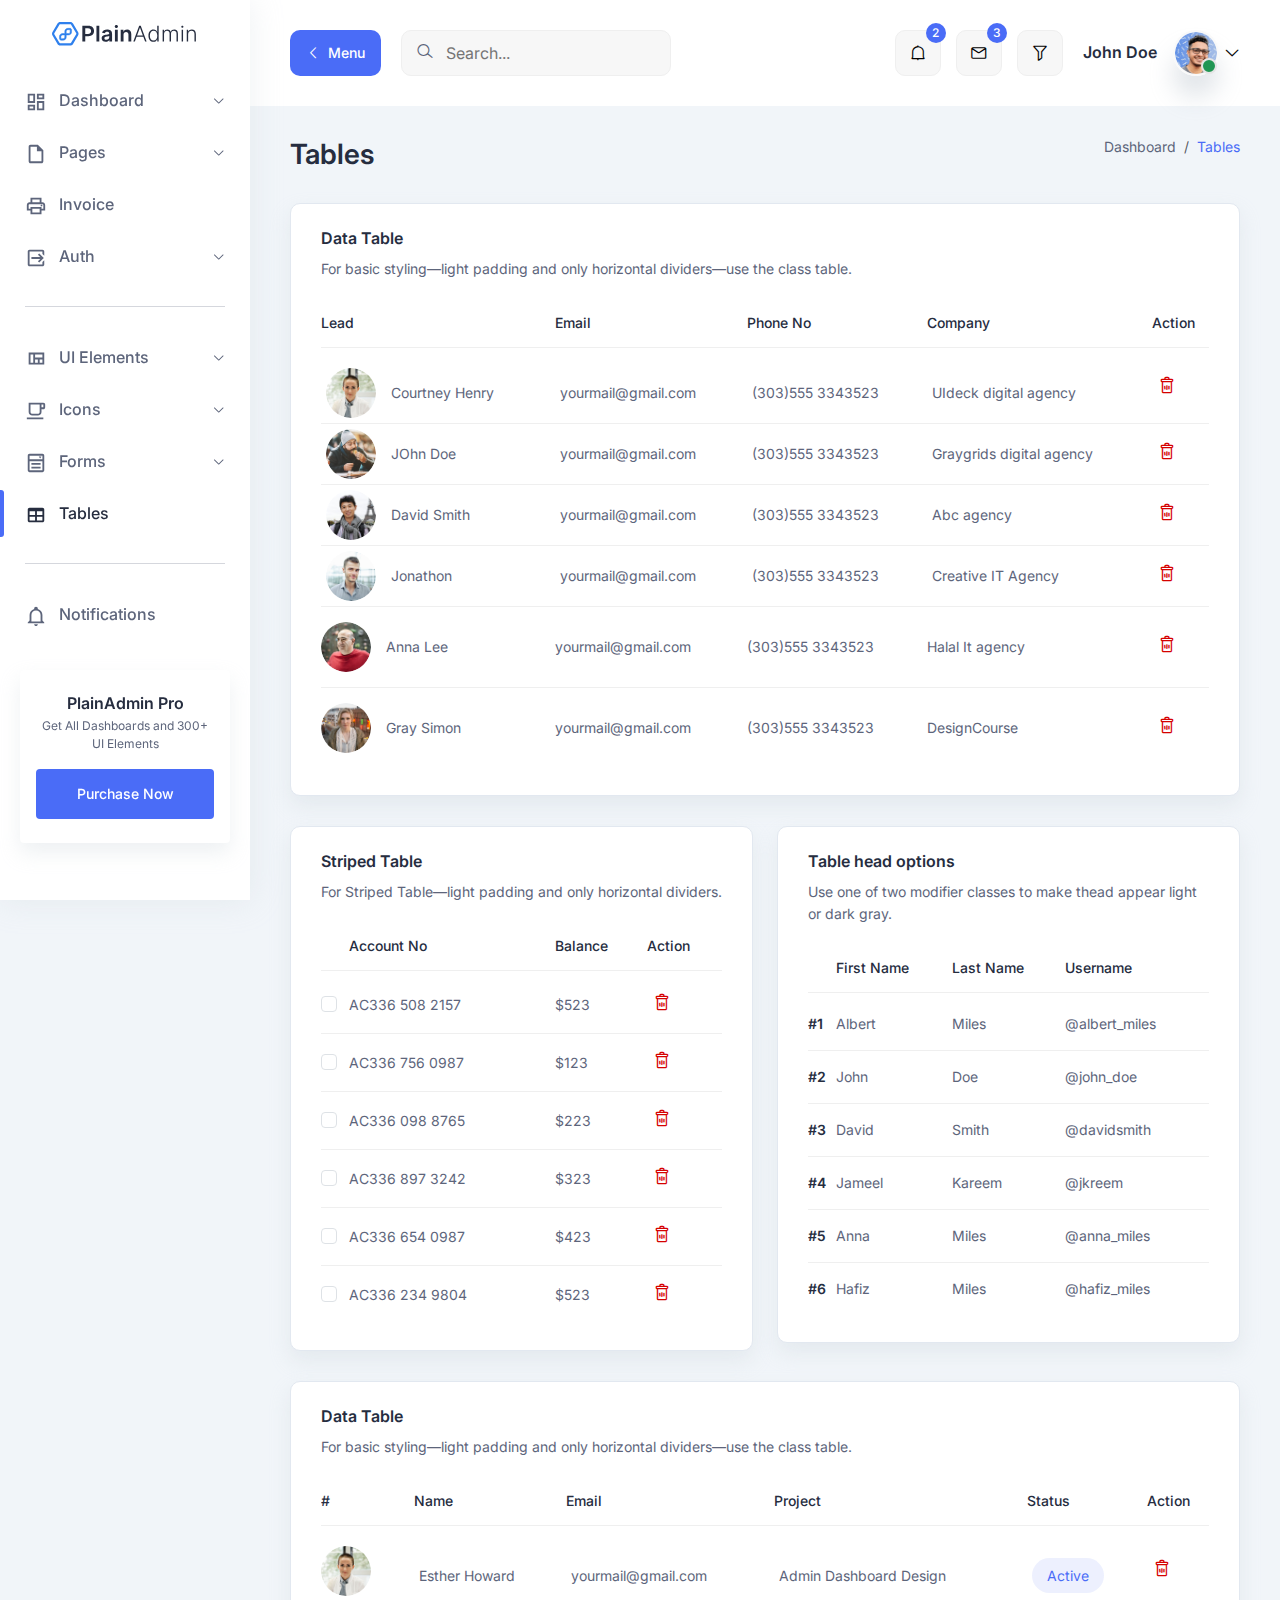
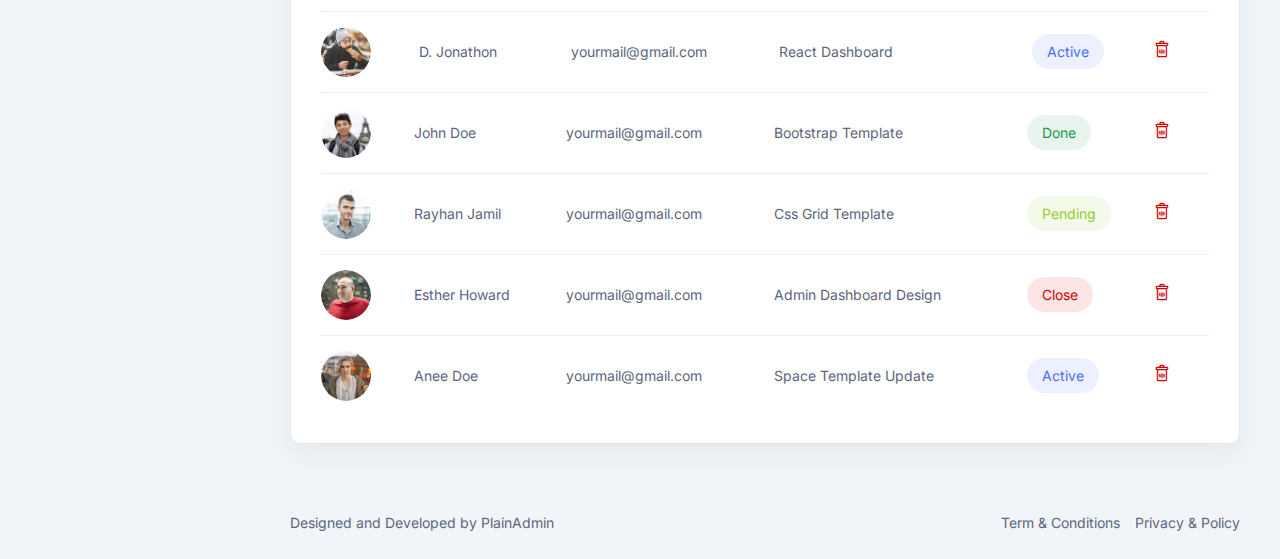
<file: Realta.Frontend/wwwroot/plain/tables.html>
<!DOCTYPE html>
<html lang="en">
  <head>
    <meta charset="UTF-8" />
    <meta http-equiv="X-UA-Compatible" content="IE=edge" />
    <meta name="viewport" content="width=device-width, initial-scale=1.0" />
    <link
      rel="shortcut icon"
      href="assets/images/favicon.svg"
      type="image/x-icon"
    />
    <title>Tables | PlainAdmin Demo</title>

    <!-- ========== All CSS files linkup ========= -->
    <link rel="stylesheet" href="assets/css/bootstrap.min.css" />
    <link rel="stylesheet" href="assets/css/lineicons.css" />
    <link rel="stylesheet" href="assets/css/materialdesignicons.min.css" />
    <link rel="stylesheet" href="assets/css/fullcalendar.css" />
    <link rel="stylesheet" href="assets/css/main.css" />
  </head>
  <body>
    <!-- ======== sidebar-nav start =========== -->
    <aside class="sidebar-nav-wrapper">
      <div class="navbar-logo">
        <a href="index.html">
          <img src="assets/images/logo/logo.svg" alt="logo" />
        </a>
      </div>
      <nav class="sidebar-nav">
        <ul>
          <li class="nav-item nav-item-has-children">
            <a
              href="#0"
              class="collapsed"
              data-bs-toggle="collapse"
              data-bs-target="#ddmenu_1"
              aria-controls="ddmenu_1"
              aria-expanded="false"
              aria-label="Toggle navigation"
            >
              <span class="icon">
                <svg width="22" height="22" viewBox="0 0 22 22">
                  <path
                    d="M17.4167 4.58333V6.41667H13.75V4.58333H17.4167ZM8.25 4.58333V10.0833H4.58333V4.58333H8.25ZM17.4167 11.9167V17.4167H13.75V11.9167H17.4167ZM8.25 15.5833V17.4167H4.58333V15.5833H8.25ZM19.25 2.75H11.9167V8.25H19.25V2.75ZM10.0833 2.75H2.75V11.9167H10.0833V2.75ZM19.25 10.0833H11.9167V19.25H19.25V10.0833ZM10.0833 13.75H2.75V19.25H10.0833V13.75Z"
                  />
                </svg>
              </span>
              <span class="text">Dashboard</span>
            </a>
            <ul id="ddmenu_1" class="collapse dropdown-nav">
              <li>
                <a href="index.html"> eCommerce </a>
              </li>
            </ul>
          </li>
          <li class="nav-item nav-item-has-children">
            <a
              href="#0"
              class="collapsed"
              data-bs-toggle="collapse"
              data-bs-target="#ddmenu_2"
              aria-controls="ddmenu_2"
              aria-expanded="false"
              aria-label="Toggle navigation"
            >
              <span class="icon">
                <svg
                  width="22"
                  height="22"
                  viewBox="0 0 22 22"
                  fill="none"
                  xmlns="http://www.w3.org/2000/svg"
                >
                  <path
                    d="M12.8334 1.83325H5.50008C5.01385 1.83325 4.54754 2.02641 4.20372 2.37022C3.8599 2.71404 3.66675 3.18036 3.66675 3.66659V18.3333C3.66675 18.8195 3.8599 19.2858 4.20372 19.6296C4.54754 19.9734 5.01385 20.1666 5.50008 20.1666H16.5001C16.9863 20.1666 17.4526 19.9734 17.7964 19.6296C18.1403 19.2858 18.3334 18.8195 18.3334 18.3333V7.33325L12.8334 1.83325ZM16.5001 18.3333H5.50008V3.66659H11.9167V8.24992H16.5001V18.3333Z"
                  />
                </svg>
              </span>
              <span class="text">Pages</span>
            </a>
            <ul id="ddmenu_2" class="collapse dropdown-nav">
              <li>
                <a href="settings.html"> Settings </a>
              </li>
              <li>
                <a href="blank-page.html"> Blank Page </a>
              </li>
            </ul>
          </li>
          <li class="nav-item">
            <a href="invoice.html">
              <span class="icon">
                <svg
                  width="22"
                  height="22"
                  viewBox="0 0 22 22"
                  fill="none"
                  xmlns="http://www.w3.org/2000/svg"
                >
                  <path
                    d="M17.4166 7.33333C18.9383 7.33333 20.1666 8.56167 20.1666 10.0833V15.5833H16.4999V19.25H5.49992V15.5833H1.83325V10.0833C1.83325 8.56167 3.06159 7.33333 4.58325 7.33333H5.49992V2.75H16.4999V7.33333H17.4166ZM7.33325 4.58333V7.33333H14.6666V4.58333H7.33325ZM14.6666 17.4167V13.75H7.33325V17.4167H14.6666ZM16.4999 13.75H18.3333V10.0833C18.3333 9.57917 17.9208 9.16667 17.4166 9.16667H4.58325C4.07909 9.16667 3.66659 9.57917 3.66659 10.0833V13.75H5.49992V11.9167H16.4999V13.75ZM17.4166 10.5417C17.4166 11.0458 17.0041 11.4583 16.4999 11.4583C15.9958 11.4583 15.5833 11.0458 15.5833 10.5417C15.5833 10.0375 15.9958 9.625 16.4999 9.625C17.0041 9.625 17.4166 10.0375 17.4166 10.5417Z"
                  />
                </svg>
              </span>
              <span class="text">Invoice</span>
            </a>
          </li>
          <li class="nav-item nav-item-has-children">
            <a
              href="#0"
              class="collapsed"
              data-bs-toggle="collapse"
              data-bs-target="#ddmenu_3"
              aria-controls="ddmenu_3"
              aria-expanded="false"
              aria-label="Toggle navigation"
            >
              <span class="icon">
                <svg
                  width="22"
                  height="22"
                  viewBox="0 0 22 22"
                  fill="none"
                  xmlns="http://www.w3.org/2000/svg"
                >
                  <path
                    d="M12.9067 14.2908L15.2808 11.9167H6.41667V10.0833H15.2808L12.9067 7.70917L14.2083 6.41667L18.7917 11L14.2083 15.5833L12.9067 14.2908ZM17.4167 2.75C17.9029 2.75 18.3692 2.94315 18.713 3.28697C19.0568 3.63079 19.25 4.0971 19.25 4.58333V8.86417L17.4167 7.03083V4.58333H4.58333V17.4167H17.4167V14.9692L19.25 13.1358V17.4167C19.25 17.9029 19.0568 18.3692 18.713 18.713C18.3692 19.0568 17.9029 19.25 17.4167 19.25H4.58333C3.56583 19.25 2.75 18.425 2.75 17.4167V4.58333C2.75 3.56583 3.56583 2.75 4.58333 2.75H17.4167Z"
                  />
                </svg>
              </span>
              <span class="text">Auth</span>
            </a>
            <ul id="ddmenu_3" class="collapse dropdown-nav">
              <li>
                <a href="signin.html"> Sign In </a>
              </li>
              <li>
                <a href="signup.html"> Sign Up </a>
              </li>
            </ul>
          </li>
          <span class="divider"><hr /></span>
          <li class="nav-item nav-item-has-children">
            <a
              href="#0"
              class="collapsed"
              data-bs-toggle="collapse"
              data-bs-target="#ddmenu_4"
              aria-controls="ddmenu_4"
              aria-expanded="false"
              aria-label="Toggle navigation"
            >
              <span class="icon">
                <svg
                  width="22"
                  height="22"
                  viewBox="0 0 22 22"
                  fill="none"
                  xmlns="http://www.w3.org/2000/svg"
                >
                  <path
                    d="M3.66675 4.58325V16.4999H19.2501V4.58325H3.66675ZM5.50008 14.6666V6.41659H8.25008V14.6666H5.50008ZM10.0834 14.6666V11.4583H12.8334V14.6666H10.0834ZM17.4167 14.6666H14.6667V11.4583H17.4167V14.6666ZM10.0834 9.62492V6.41659H17.4167V9.62492H10.0834Z"
                  />
                </svg>
              </span>
              <span class="text">UI Elements </span>
            </a>
            <ul id="ddmenu_4" class="collapse dropdown-nav">
              <li>
                <a href="alerts.html"> Alerts </a>
              </li>
              <li>
                <a href="buttons.html"> Buttons </a>
              </li>
              <li>
                <a href="cards.html"> Cards </a>
              </li>
              <li>
                <a href="typography.html"> Typography </a>
              </li>
            </ul>
          </li>
          <li class="nav-item nav-item-has-children">
            <a
              href="#0"
              class="collapsed"
              data-bs-toggle="collapse"
              data-bs-target="#ddmenu_55"
              aria-controls="ddmenu_55"
              aria-expanded="false"
              aria-label="Toggle navigation"
            >
              <span class="icon">
                <svg
                  width="22"
                  height="22"
                  viewBox="0 0 22 22"
                  fill="none"
                  xmlns="http://www.w3.org/2000/svg"
                >
                  <path
                    d="M1.83325 19.25V17.4167H18.3333V19.25H1.83325ZM18.3333 7.33333V4.58333H16.4999V7.33333H18.3333ZM18.3333 2.75C18.8195 2.75 19.2858 2.94315 19.6296 3.28697C19.9734 3.63079 20.1666 4.0971 20.1666 4.58333V7.33333C20.1666 7.81956 19.9734 8.28588 19.6296 8.6297C19.2858 8.97351 18.8195 9.16667 18.3333 9.16667H16.4999V11.9167C16.4999 12.8891 16.1136 13.8218 15.426 14.5094C14.7383 15.197 13.8057 15.5833 12.8333 15.5833H7.33325C6.36079 15.5833 5.42816 15.197 4.74053 14.5094C4.05289 13.8218 3.66659 12.8891 3.66659 11.9167V2.75H18.3333ZM14.6666 4.58333H5.49992V11.9167C5.49992 12.4029 5.69307 12.8692 6.03689 13.213C6.38071 13.5568 6.84702 13.75 7.33325 13.75H12.8333C13.3195 13.75 13.7858 13.5568 14.1296 13.213C14.4734 12.8692 14.6666 12.4029 14.6666 11.9167V4.58333Z"
                  />
                </svg>
              </span>
              <span class="text">Icons</span>
            </a>
            <ul id="ddmenu_55" class="collapse dropdown-nav">
              <li>
                <a href="icons.html"> LineIcons </a>
              </li>
              <li>
                <a href="mdi-icons.html"> MDI Icons </a>
              </li>
            </ul>
          </li>
          <li class="nav-item nav-item-has-children">
            <a
              href="#0"
              class="collapsed"
              data-bs-toggle="collapse"
              data-bs-target="#ddmenu_5"
              aria-controls="ddmenu_5"
              aria-expanded="false"
              aria-label="Toggle navigation"
            >
              <span class="icon">
                <svg
                  width="22"
                  height="22"
                  viewBox="0 0 22 22"
                  fill="none"
                  xmlns="http://www.w3.org/2000/svg"
                >
                  <path
                    d="M13.75 4.58325H16.5L15.125 6.41659L13.75 4.58325ZM4.58333 1.83325H17.4167C18.4342 1.83325 19.25 2.65825 19.25 3.66659V18.3333C19.25 19.3508 18.4342 20.1666 17.4167 20.1666H4.58333C3.575 20.1666 2.75 19.3508 2.75 18.3333V3.66659C2.75 2.65825 3.575 1.83325 4.58333 1.83325ZM4.58333 3.66659V7.33325H17.4167V3.66659H4.58333ZM4.58333 18.3333H17.4167V9.16659H4.58333V18.3333ZM6.41667 10.9999H15.5833V12.8333H6.41667V10.9999ZM6.41667 14.6666H15.5833V16.4999H6.41667V14.6666Z"
                  />
                </svg>
              </span>
              <span class="text"> Forms </span>
            </a>
            <ul id="ddmenu_5" class="collapse dropdown-nav">
              <li>
                <a href="form-elements.html"> Form Elements </a>
              </li>
            </ul>
          </li>
          <li class="nav-item active">
            <a href="tables.html">
              <span class="icon">
                <svg
                  width="22"
                  height="22"
                  viewBox="0 0 22 22"
                  fill="none"
                  xmlns="http://www.w3.org/2000/svg"
                >
                  <path
                    d="M4.58333 3.66675H17.4167C17.9029 3.66675 18.3692 3.8599 18.713 4.20372C19.0568 4.54754 19.25 5.01385 19.25 5.50008V16.5001C19.25 16.9863 19.0568 17.4526 18.713 17.7964C18.3692 18.1403 17.9029 18.3334 17.4167 18.3334H4.58333C4.0971 18.3334 3.63079 18.1403 3.28697 17.7964C2.94315 17.4526 2.75 16.9863 2.75 16.5001V5.50008C2.75 5.01385 2.94315 4.54754 3.28697 4.20372C3.63079 3.8599 4.0971 3.66675 4.58333 3.66675ZM4.58333 7.33341V11.0001H10.0833V7.33341H4.58333ZM11.9167 7.33341V11.0001H17.4167V7.33341H11.9167ZM4.58333 12.8334V16.5001H10.0833V12.8334H4.58333ZM11.9167 12.8334V16.5001H17.4167V12.8334H11.9167Z"
                  />
                </svg>
              </span>
              <span class="text">Tables</span>
            </a>
          </li>
          <span class="divider"><hr /></span>

          <li class="nav-item">
            <a href="notification.html">
              <span class="icon">
                <svg
                  width="22"
                  height="22"
                  viewBox="0 0 22 22"
                  fill="none"
                  xmlns="http://www.w3.org/2000/svg"
                >
                  <path
                    d="M9.16667 19.25H12.8333C12.8333 20.2584 12.0083 21.0834 11 21.0834C9.99167 21.0834 9.16667 20.2584 9.16667 19.25ZM19.25 17.4167V18.3334H2.75V17.4167L4.58333 15.5834V10.0834C4.58333 7.24171 6.41667 4.76671 9.16667 3.94171V3.66671C9.16667 2.65837 9.99167 1.83337 11 1.83337C12.0083 1.83337 12.8333 2.65837 12.8333 3.66671V3.94171C15.5833 4.76671 17.4167 7.24171 17.4167 10.0834V15.5834L19.25 17.4167ZM15.5833 10.0834C15.5833 7.51671 13.5667 5.50004 11 5.50004C8.43333 5.50004 6.41667 7.51671 6.41667 10.0834V16.5H15.5833V10.0834Z"
                  />
                </svg>
              </span>
              <span class="text">Notifications</span>
            </a>
          </li>
        </ul>
      </nav>
      <div class="promo-box">
        <h3>PlainAdmin Pro</h3>
        <p>Get All Dashboards and 300+ UI Elements</p>
        <a
          href="https://plainadmin.com/pro"
          target="_blank"
          rel="nofollow"
          class="main-btn primary-btn btn-hover"
        >
          Purchase Now
        </a>
      </div>
    </aside>
    <div class="overlay"></div>
    <!-- ======== sidebar-nav end =========== -->

    <!-- ======== main-wrapper start =========== -->
    <main class="main-wrapper">
      <!-- ========== header start ========== -->
      <header class="header">
        <div class="container-fluid">
          <div class="row">
            <div class="col-lg-5 col-md-5 col-6">
              <div class="header-left d-flex align-items-center">
                <div class="menu-toggle-btn mr-20">
                  <button
                    id="menu-toggle"
                    class="main-btn primary-btn btn-hover"
                  >
                    <i class="lni lni-chevron-left me-2"></i> Menu
                  </button>
                </div>
                <div class="header-search d-none d-md-flex">
                  <form action="#">
                    <input type="text" placeholder="Search..." />
                    <button><i class="lni lni-search-alt"></i></button>
                  </form>
                </div>
              </div>
            </div>
            <div class="col-lg-7 col-md-7 col-6">
              <div class="header-right">
                <!-- notification start -->
                <div class="notification-box ml-15 d-none d-md-flex">
                  <button
                    class="dropdown-toggle"
                    type="button"
                    id="notification"
                    data-bs-toggle="dropdown"
                    aria-expanded="false"
                  >
                    <i class="lni lni-alarm"></i>
                    <span>2</span>
                  </button>
                  <ul
                    class="dropdown-menu dropdown-menu-end"
                    aria-labelledby="notification"
                  >
                    <li>
                      <a href="#0">
                        <div class="image">
                          <img src="assets/images/lead/lead-6.png" alt="" />
                        </div>
                        <div class="content">
                          <h6>
                            John Doe
                            <span class="text-regular">
                              comment on a product.
                            </span>
                          </h6>
                          <p>
                            Lorem ipsum dolor sit amet, consect etur adipiscing
                            elit Vivamus tortor.
                          </p>
                          <span>10 mins ago</span>
                        </div>
                      </a>
                    </li>
                    <li>
                      <a href="#0">
                        <div class="image">
                          <img src="assets/images/lead/lead-1.png" alt="" />
                        </div>
                        <div class="content">
                          <h6>
                            Jonathon
                            <span class="text-regular">
                              like on a product.
                            </span>
                          </h6>
                          <p>
                            Lorem ipsum dolor sit amet, consect etur adipiscing
                            elit Vivamus tortor.
                          </p>
                          <span>10 mins ago</span>
                        </div>
                      </a>
                    </li>
                  </ul>
                </div>
                <!-- notification end -->
                <!-- message start -->
                <div class="header-message-box ml-15 d-none d-md-flex">
                  <button
                    class="dropdown-toggle"
                    type="button"
                    id="message"
                    data-bs-toggle="dropdown"
                    aria-expanded="false"
                  >
                    <i class="lni lni-envelope"></i>
                    <span>3</span>
                  </button>
                  <ul
                    class="dropdown-menu dropdown-menu-end"
                    aria-labelledby="message"
                  >
                    <li>
                      <a href="#0">
                        <div class="image">
                          <img src="assets/images/lead/lead-5.png" alt="" />
                        </div>
                        <div class="content">
                          <h6>Jacob Jones</h6>
                          <p>Hey!I can across your profile and ...</p>
                          <span>10 mins ago</span>
                        </div>
                      </a>
                    </li>
                    <li>
                      <a href="#0">
                        <div class="image">
                          <img src="assets/images/lead/lead-3.png" alt="" />
                        </div>
                        <div class="content">
                          <h6>John Doe</h6>
                          <p>Would you mind please checking out</p>
                          <span>12 mins ago</span>
                        </div>
                      </a>
                    </li>
                    <li>
                      <a href="#0">
                        <div class="image">
                          <img src="assets/images/lead/lead-2.png" alt="" />
                        </div>
                        <div class="content">
                          <h6>Anee Lee</h6>
                          <p>Hey! are you available for freelance?</p>
                          <span>1h ago</span>
                        </div>
                      </a>
                    </li>
                  </ul>
                </div>
                <!-- message end -->
                <!-- filter start -->
                <div class="filter-box ml-15 d-none d-md-flex">
                  <button class="" type="button" id="filter">
                    <i class="lni lni-funnel"></i>
                  </button>
                </div>
                <!-- filter end -->
                <!-- profile start -->
                <div class="profile-box ml-15">
                  <button
                    class="dropdown-toggle bg-transparent border-0"
                    type="button"
                    id="profile"
                    data-bs-toggle="dropdown"
                    aria-expanded="false"
                  >
                    <div class="profile-info">
                      <div class="info">
                        <h6>John Doe</h6>
                        <div class="image">
                          <img
                            src="assets/images/profile/profile-image.png"
                            alt=""
                          />
                          <span class="status"></span>
                        </div>
                      </div>
                    </div>
                    <i class="lni lni-chevron-down"></i>
                  </button>
                  <ul
                    class="dropdown-menu dropdown-menu-end"
                    aria-labelledby="profile"
                  >
                    <li>
                      <a href="#0">
                        <i class="lni lni-user"></i> View Profile
                      </a>
                    </li>
                    <li>
                      <a href="#0">
                        <i class="lni lni-alarm"></i> Notifications
                      </a>
                    </li>
                    <li>
                      <a href="#0"> <i class="lni lni-inbox"></i> Messages </a>
                    </li>
                    <li>
                      <a href="#0"> <i class="lni lni-cog"></i> Settings </a>
                    </li>
                    <li>
                      <a href="#0"> <i class="lni lni-exit"></i> Sign Out </a>
                    </li>
                  </ul>
                </div>
                <!-- profile end -->
              </div>
            </div>
          </div>
        </div>
      </header>
      <!-- ========== header end ========== -->

      <!-- ========== table components start ========== -->
      <section class="table-components">
        <div class="container-fluid">
          <!-- ========== title-wrapper start ========== -->
          <div class="title-wrapper pt-30">
            <div class="row align-items-center">
              <div class="col-md-6">
                <div class="title mb-30">
                  <h2>Tables</h2>
                </div>
              </div>
              <!-- end col -->
              <div class="col-md-6">
                <div class="breadcrumb-wrapper mb-30">
                  <nav aria-label="breadcrumb">
                    <ol class="breadcrumb">
                      <li class="breadcrumb-item">
                        <a href="#0">Dashboard</a>
                      </li>
                      <li class="breadcrumb-item active" aria-current="page">
                        Tables
                      </li>
                    </ol>
                  </nav>
                </div>
              </div>
              <!-- end col -->
            </div>
            <!-- end row -->
          </div>
          <!-- ========== title-wrapper end ========== -->

          <!-- ========== tables-wrapper start ========== -->
          <div class="tables-wrapper">
            <div class="row">
              <div class="col-lg-12">
                <div class="card-style mb-30">
                  <h6 class="mb-10">Data Table</h6>
                  <p class="text-sm mb-20">
                    For basic styling—light padding and only horizontal
                    dividers—use the class table.
                  </p>
                  <div class="table-wrapper table-responsive">
                    <table class="table">
                      <thead>
                        <tr>
                          <th><h6>Lead</h6></th>
                          <th><h6>Email</h6></th>
                          <th><h6>Phone No</h6></th>
                          <th><h6>Company</h6></th>
                          <th><h6>Action</h6></th>
                        </tr>
                        <!-- end table row-->
                      </thead>
                      <tbody>
                        <tr>
                          <td class="min-width">
                            <div class="lead">
                              <div class="lead-image">
                                <img
                                  src="assets/images/lead/lead-1.png"
                                  alt=""
                                />
                              </div>
                              <div class="lead-text">
                                <p>Courtney Henry</p>
                              </div>
                            </div>
                          </td>
                          <td class="min-width">
                            <p><a href="#0">yourmail@gmail.com</a></p>
                          </td>
                          <td class="min-width">
                            <p>(303)555 3343523</p>
                          </td>
                          <td class="min-width">
                            <p>UIdeck digital agency</p>
                          </td>
                          <td>
                            <div class="action">
                              <button class="text-danger">
                                <i class="lni lni-trash-can"></i>
                              </button>
                            </div>
                          </td>
                        </tr>
                        <!-- end table row -->
                        <tr>
                          <td class="min-width">
                            <div class="lead">
                              <div class="lead-image">
                                <img
                                  src="assets/images/lead/lead-2.png"
                                  alt=""
                                />
                              </div>
                              <div class="lead-text">
                                <p>JOhn Doe</p>
                              </div>
                            </div>
                          </td>
                          <td class="min-width">
                            <p><a href="#0">yourmail@gmail.com</a></p>
                          </td>
                          <td class="min-width">
                            <p>(303)555 3343523</p>
                          </td>
                          <td class="min-width">
                            <p>Graygrids digital agency</p>
                          </td>
                          <td>
                            <div class="action">
                              <button class="text-danger">
                                <i class="lni lni-trash-can"></i>
                              </button>
                            </div>
                          </td>
                        </tr>
                        <!-- end table row -->
                        <tr>
                          <td class="min-width">
                            <div class="lead">
                              <div class="lead-image">
                                <img
                                  src="assets/images/lead/lead-3.png"
                                  alt=""
                                />
                              </div>
                              <div class="lead-text">
                                <p>David Smith</p>
                              </div>
                            </div>
                          </td>
                          <td class="min-width">
                            <p><a href="#0">yourmail@gmail.com</a></p>
                          </td>
                          <td class="min-width">
                            <p>(303)555 3343523</p>
                          </td>
                          <td class="min-width">
                            <p>Abc agency</p>
                          </td>
                          <td>
                            <div class="action">
                              <button class="text-danger">
                                <i class="lni lni-trash-can"></i>
                              </button>
                            </div>
                          </td>
                        </tr>
                        <!-- end table row -->
                        <tr>
                          <td class="min-width">
                            <div class="lead">
                              <div class="lead-image">
                                <img
                                  src="assets/images/lead/lead-4.png"
                                  alt=""
                                />
                              </div>
                              <div class="lead-text">
                                <p>Jonathon</p>
                              </div>
                            </div>
                          </td>
                          <td class="min-width">
                            <p><a href="#0">yourmail@gmail.com</a></p>
                          </td>
                          <td class="min-width">
                            <p>(303)555 3343523</p>
                          </td>
                          <td class="min-width">
                            <p>Creative IT Agency</p>
                          </td>
                          <td>
                            <div class="action">
                              <button class="text-danger">
                                <i class="lni lni-trash-can"></i>
                              </button>
                            </div>
                          </td>
                        </tr>
                        <!-- end table row -->
                        <tr>
                          <td>
                            <div class="lead">
                              <div class="lead-image">
                                <img
                                  src="assets/images/lead/lead-5.png"
                                  alt=""
                                />
                              </div>
                              <div class="lead-text">
                                <p>Anna Lee</p>
                              </div>
                            </div>
                          </td>
                          <td>
                            <p><a href="#0">yourmail@gmail.com</a></p>
                          </td>
                          <td>
                            <p>(303)555 3343523</p>
                          </td>
                          <td>
                            <p>Halal It agency</p>
                          </td>
                          <td>
                            <div class="action">
                              <button class="text-danger">
                                <i class="lni lni-trash-can"></i>
                              </button>
                            </div>
                          </td>
                        </tr>
                        <!-- end table row -->
                        <tr>
                          <td>
                            <div class="lead">
                              <div class="lead-image">
                                <img
                                  src="assets/images/lead/lead-6.png"
                                  alt=""
                                />
                              </div>
                              <div class="lead-text">
                                <p>Gray Simon</p>
                              </div>
                            </div>
                          </td>
                          <td>
                            <p><a href="#0">yourmail@gmail.com</a></p>
                          </td>
                          <td>
                            <p>(303)555 3343523</p>
                          </td>
                          <td>
                            <p>DesignCourse</p>
                          </td>
                          <td>
                            <div class="action">
                              <button class="text-danger">
                                <i class="lni lni-trash-can"></i>
                              </button>
                            </div>
                          </td>
                        </tr>
                        <!-- end table row -->
                      </tbody>
                    </table>
                    <!-- end table -->
                  </div>
                </div>
                <!-- end card -->
              </div>
              <!-- end col -->
            </div>
            <!-- end row -->

            <div class="row">
              <div class="col-lg-6">
                <div class="card-style mb-30">
                  <h6 class="mb-10">Striped Table</h6>
                  <p class="text-sm mb-20">
                    For Striped Table—light padding and only horizontal
                    dividers.
                  </p>
                  <div class="table-wrapper table-responsive">
                    <table class="table striped-table">
                      <thead>
                        <tr>
                          <th></th>
                          <th><h6>Account No</h6></th>
                          <th><h6>Balance</h6></th>
                          <th><h6>Action</h6></th>
                        </tr>
                        <!-- end table row-->
                      </thead>
                      <tbody>
                        <tr>
                          <td>
                            <div class="check-input-primary">
                              <input
                                class="form-check-input"
                                type="checkbox"
                                id="checkbox-1"
                              />
                            </div>
                          </td>
                          <td>
                            <p>AC336 508 2157</p>
                          </td>
                          <td>
                            <p>$523</p>
                          </td>
                          <td>
                            <div class="action">
                              <button class="text-danger">
                                <i class="lni lni-trash-can"></i>
                              </button>
                            </div>
                          </td>
                        </tr>
                        <!-- end table row -->
                        <tr>
                          <td>
                            <div class="check-input-primary">
                              <input
                                class="form-check-input"
                                type="checkbox"
                                id="checkbox-2"
                              />
                            </div>
                          </td>
                          <td>
                            <p>AC336 756 0987</p>
                          </td>
                          <td>
                            <p>$123</p>
                          </td>
                          <td>
                            <div class="action">
                              <button class="text-danger">
                                <i class="lni lni-trash-can"></i>
                              </button>
                            </div>
                          </td>
                        </tr>
                        <!-- end table row -->
                        <tr>
                          <td>
                            <div class="check-input-primary">
                              <input
                                class="form-check-input"
                                type="checkbox"
                                id="checkbox-3"
                              />
                            </div>
                          </td>
                          <td>
                            <p>AC336 098 8765</p>
                          </td>
                          <td>
                            <p>$223</p>
                          </td>
                          <td>
                            <div class="action">
                              <button class="text-danger">
                                <i class="lni lni-trash-can"></i>
                              </button>
                            </div>
                          </td>
                        </tr>
                        <!-- end table row -->
                        <tr>
                          <td>
                            <div class="check-input-primary">
                              <input
                                class="form-check-input"
                                type="checkbox"
                                id="checkbox-4"
                              />
                            </div>
                          </td>
                          <td>
                            <p>AC336 897 3242</p>
                          </td>
                          <td>
                            <p>$323</p>
                          </td>
                          <td>
                            <div class="action">
                              <button class="text-danger">
                                <i class="lni lni-trash-can"></i>
                              </button>
                            </div>
                          </td>
                        </tr>
                        <!-- end table row -->
                        <tr>
                          <td>
                            <div class="check-input-primary">
                              <input
                                class="form-check-input"
                                type="checkbox"
                                id="checkbox-5"
                              />
                            </div>
                          </td>
                          <td>
                            <p>AC336 654 0987</p>
                          </td>
                          <td>
                            <p>$423</p>
                          </td>
                          <td>
                            <div class="action">
                              <button class="text-danger">
                                <i class="lni lni-trash-can"></i>
                              </button>
                            </div>
                          </td>
                        </tr>
                        <!-- end table row -->
                        <tr>
                          <td>
                            <div class="check-input-primary">
                              <input
                                class="form-check-input"
                                type="checkbox"
                                id="checkbox-6"
                              />
                            </div>
                          </td>
                          <td>
                            <p>AC336 234 9804</p>
                          </td>
                          <td>
                            <p>$523</p>
                          </td>
                          <td>
                            <div class="action">
                              <button class="text-danger">
                                <i class="lni lni-trash-can"></i>
                              </button>
                            </div>
                          </td>
                        </tr>
                        <!-- end table row -->
                      </tbody>
                    </table>
                    <!-- end table -->
                  </div>
                </div>
                <!-- end card -->
              </div>
              <!-- end col -->
              <div class="col-lg-6">
                <div class="card-style mb-30">
                  <h6 class="mb-10">Table head options</h6>
                  <p class="text-sm mb-20">
                    Use one of two modifier classes to make thead appear light
                    or dark gray.
                  </p>
                  <div class="table-wrapper table-responsive">
                    <table class="table striped-table">
                      <thead>
                        <tr>
                          <th></th>
                          <th><h6>First Name</h6></th>
                          <th><h6>Last Name</h6></th>
                          <th><h6>Username</h6></th>
                        </tr>
                        <!-- end table row-->
                      </thead>
                      <tbody>
                        <tr>
                          <td>
                            <h6 class="text-sm">#1</h6>
                          </td>
                          <td>
                            <p>Albert</p>
                          </td>
                          <td>
                            <p>Miles</p>
                          </td>
                          <td>
                            <p>@albert_miles</p>
                          </td>
                        </tr>
                        <!-- end table row -->
                        <tr>
                          <td>
                            <h6 class="text-sm">#2</h6>
                          </td>
                          <td>
                            <p>John</p>
                          </td>
                          <td>
                            <p>Doe</p>
                          </td>
                          <td>
                            <p>@john_doe</p>
                          </td>
                        </tr>
                        <!-- end table row -->
                        <tr>
                          <td>
                            <h6 class="text-sm">#3</h6>
                          </td>
                          <td>
                            <p>David</p>
                          </td>
                          <td>
                            <p>Smith</p>
                          </td>
                          <td>
                            <p>@davidsmith</p>
                          </td>
                        </tr>
                        <!-- end table row -->
                        <tr>
                          <td>
                            <h6 class="text-sm">#4</h6>
                          </td>
                          <td>
                            <p>Jameel</p>
                          </td>
                          <td>
                            <p>Kareem</p>
                          </td>
                          <td>
                            <p>@jkreem</p>
                          </td>
                        </tr>
                        <!-- end table row -->
                        <tr>
                          <td>
                            <h6 class="text-sm">#5</h6>
                          </td>
                          <td>
                            <p>Anna</p>
                          </td>
                          <td>
                            <p>Miles</p>
                          </td>
                          <td>
                            <p>@anna_miles</p>
                          </td>
                        </tr>
                        <!-- end table row -->
                        <tr>
                          <td>
                            <h6 class="text-sm">#6</h6>
                          </td>
                          <td>
                            <p>Hafiz</p>
                          </td>
                          <td>
                            <p>Miles</p>
                          </td>
                          <td>
                            <p>@hafiz_miles</p>
                          </td>
                        </tr>
                        <!-- end table row -->
                      </tbody>
                    </table>
                    <!-- end table -->
                  </div>
                </div>
                <!-- end card -->
              </div>
              <!-- end col -->
            </div>
            <!-- end row -->

            <div class="row">
              <div class="col-lg-12">
                <div class="card-style mb-30">
                  <h6 class="mb-10">Data Table</h6>
                  <p class="text-sm mb-20">
                    For basic styling—light padding and only horizontal
                    dividers—use the class table.
                  </p>
                  <div class="table-wrapper table-responsive">
                    <table class="table">
                      <thead>
                        <tr>
                          <th><h6>#</h6></th>
                          <th><h6>Name</h6></th>
                          <th><h6>Email</h6></th>
                          <th><h6>Project</h6></th>
                          <th><h6>Status</h6></th>
                          <th><h6>Action</h6></th>
                        </tr>
                        <!-- end table row-->
                      </thead>
                      <tbody>
                        <tr>
                          <td>
                            <div class="employee-image">
                              <img src="assets/images/lead/lead-1.png" alt="" />
                            </div>
                          </td>
                          <td class="min-width">
                            <p>Esther Howard</p>
                          </td>
                          <td class="min-width">
                            <p><a href="#0">yourmail@gmail.com</a></p>
                          </td>
                          <td class="min-width">
                            <p>Admin Dashboard Design</p>
                          </td>
                          <td class="min-width">
                            <span class="status-btn active-btn">Active</span>
                          </td>
                          <td>
                            <div class="action">
                              <button class="text-danger">
                                <i class="lni lni-trash-can"></i>
                              </button>
                            </div>
                          </td>
                        </tr>
                        <!-- end table row -->
                        <tr>
                          <td>
                            <div class="employee-image">
                              <img src="assets/images/lead/lead-2.png" alt="" />
                            </div>
                          </td>
                          <td class="min-width">
                            <p>D. Jonathon</p>
                          </td>
                          <td class="min-width">
                            <p><a href="#0">yourmail@gmail.com</a></p>
                          </td>
                          <td class="min-width">
                            <p>React Dashboard</p>
                          </td>
                          <td class="min-width">
                            <span class="status-btn active-btn">Active</span>
                          </td>
                          <td>
                            <div class="action">
                              <button class="text-danger">
                                <i class="lni lni-trash-can"></i>
                              </button>
                            </div>
                          </td>
                        </tr>
                        <!-- end table row -->
                        <tr>
                          <td>
                            <div class="employee-image">
                              <img src="assets/images/lead/lead-3.png" alt="" />
                            </div>
                          </td>
                          <td>
                            <p>John Doe</p>
                          </td>
                          <td>
                            <p><a href="#0">yourmail@gmail.com</a></p>
                          </td>
                          <td>
                            <p>Bootstrap Template</p>
                          </td>
                          <td>
                            <span class="status-btn success-btn">Done</span>
                          </td>
                          <td>
                            <div class="action">
                              <button class="text-danger">
                                <i class="lni lni-trash-can"></i>
                              </button>
                            </div>
                          </td>
                        </tr>
                        <!-- end table row -->
                        <tr>
                          <td>
                            <div class="employee-image">
                              <img src="assets/images/lead/lead-4.png" alt="" />
                            </div>
                          </td>
                          <td>
                            <p>Rayhan Jamil</p>
                          </td>
                          <td>
                            <p><a href="#0">yourmail@gmail.com</a></p>
                          </td>
                          <td>
                            <p>Css Grid Template</p>
                          </td>
                          <td>
                            <span class="status-btn info-btn">Pending</span>
                          </td>
                          <td>
                            <div class="action">
                              <button class="text-danger">
                                <i class="lni lni-trash-can"></i>
                              </button>
                            </div>
                          </td>
                        </tr>
                        <!-- end table row -->
                        <tr>
                          <td>
                            <div class="employee-image">
                              <img src="assets/images/lead/lead-5.png" alt="" />
                            </div>
                          </td>
                          <td>
                            <p>Esther Howard</p>
                          </td>
                          <td>
                            <p><a href="#0">yourmail@gmail.com</a></p>
                          </td>
                          <td>
                            <p>Admin Dashboard Design</p>
                          </td>
                          <td>
                            <span class="status-btn close-btn">Close</span>
                          </td>
                          <td>
                            <div class="action">
                              <button class="text-danger">
                                <i class="lni lni-trash-can"></i>
                              </button>
                            </div>
                          </td>
                        </tr>
                        <!-- end table row -->
                        <tr>
                          <td>
                            <div class="employee-image">
                              <img src="assets/images/lead/lead-6.png" alt="" />
                            </div>
                          </td>
                          <td>
                            <p>Anee Doe</p>
                          </td>
                          <td>
                            <p><a href="#0">yourmail@gmail.com</a></p>
                          </td>
                          <td>
                            <p>Space Template Update</p>
                          </td>
                          <td>
                            <span class="status-btn active-btn">Active</span>
                          </td>
                          <td>
                            <div class="action">
                              <button class="text-danger">
                                <i class="lni lni-trash-can"></i>
                              </button>
                            </div>
                          </td>
                        </tr>
                        <!-- end table row -->
                      </tbody>
                    </table>
                    <!-- end table -->
                  </div>
                </div>
                <!-- end card -->
              </div>
              <!-- end col -->
            </div>
            <!-- end row -->
          </div>
          <!-- ========== tables-wrapper end ========== -->
        </div>
        <!-- end container -->
      </section>
      <!-- ========== table components end ========== -->

      <!-- ========== footer start =========== -->
      <footer class="footer">
        <div class="container-fluid">
          <div class="row">
            <div class="col-md-6 order-last order-md-first">
              <div class="copyright text-center text-md-start">
                <p class="text-sm">
                  Designed and Developed by
                  <a
                    href="https://plainadmin.com"
                    rel="nofollow"
                    target="_blank"
                  >
                    PlainAdmin
                  </a>
                </p>
              </div>
            </div>
            <!-- end col-->
            <div class="col-md-6">
              <div
                class="
                  terms
                  d-flex
                  justify-content-center justify-content-md-end
                "
              >
                <a href="#0" class="text-sm">Term & Conditions</a>
                <a href="#0" class="text-sm ml-15">Privacy & Policy</a>
              </div>
            </div>
          </div>
          <!-- end row -->
        </div>
        <!-- end container -->
      </footer>
      <!-- ========== footer end =========== -->
    </main>
    <!-- ======== main-wrapper end =========== -->

    <!-- ========= All Javascript files linkup ======== -->
    <script src="assets/js/bootstrap.bundle.min.js"></script>
    <script src="assets/js/Chart.min.js"></script>
    <script src="assets/js/dynamic-pie-chart.js"></script>
    <script src="assets/js/moment.min.js"></script>
    <script src="assets/js/fullcalendar.js"></script>
    <script src="assets/js/jvectormap.min.js"></script>
    <script src="assets/js/world-merc.js"></script>
    <script src="assets/js/polyfill.js"></script>
    <script src="assets/js/main.js"></script>
  </body>
</html>
</file>
<file: Realta.Frontend/wwwroot/plain/assets/css/fullcalendar.css>
.fc-icon,.fc-unselectable{-moz-user-select:none;-ms-user-select:none}.fc .fc-button,.fc-icon{text-transform:none;font-weight:400}.fc-not-allowed,.fc-not-allowed .fc-event{cursor:not-allowed}.fc .fc-button:not(:disabled),.fc a[data-navlink],.fc-event.fc-event-draggable,.fc-event[href]{cursor:pointer}.fc-unselectable{-webkit-user-select:none;user-select:none;-webkit-touch-callout:none;-webkit-tap-highlight-color:transparent}.fc{display:flex;flex-direction:column;font-size:1em}.fc .fc-button,.fc-icon{display:inline-block;text-align:center}.fc,.fc *,.fc :after,.fc :before{box-sizing:border-box}.fc table{border-collapse:collapse;border-spacing:0;font-size:1em}.fc th{text-align:center}.fc td,.fc th{vertical-align:top;padding:0}.fc .fc-button,.fc .fc-button .fc-icon,.fc .fc-button-group,.fc .fc-timegrid-slot-label{vertical-align:middle}.fc a[data-navlink]:hover{text-decoration:underline}.fc .fc-button:hover,.fc .fc-list-event-title a,a.fc-event,a.fc-event:hover{text-decoration:none}.fc-direction-ltr{direction:ltr;text-align:left}.fc-direction-rtl{direction:rtl;text-align:right}.fc-theme-standard td,.fc-theme-standard th{border:1px solid #ddd;border:1px solid var(--fc-border-color,#ddd)}.fc-liquid-hack td,.fc-liquid-hack th{position:relative}@font-face{font-family:fcicons;src:url("[data-uri]") format('truetype');font-weight:400;font-style:normal}.fc-icon{width:1em;height:1em;-webkit-user-select:none;user-select:none;font-family:fcicons!important;speak:none;font-style:normal;font-variant:normal;line-height:1;-webkit-font-smoothing:antialiased;-moz-osx-font-smoothing:grayscale}.fc-icon-chevron-left:before{content:"\e900"}.fc-icon-chevron-right:before{content:"\e901"}.fc-icon-chevrons-left:before{content:"\e902"}.fc-icon-chevrons-right:before{content:"\e903"}.fc-icon-minus-square:before{content:"\e904"}.fc-icon-plus-square:before{content:"\e905"}.fc-icon-x:before{content:"\e906"}.fc .fc-button{overflow:visible;text-transform:none;margin:0;font-family:inherit}.fc .fc-button::-moz-focus-inner{padding:0;border-style:none}.fc .fc-button{-webkit-appearance:button;-webkit-user-select:none;-moz-user-select:none;-ms-user-select:none;user-select:none;background-color:transparent;border:1px solid transparent;padding:.4em .65em;font-size:1em;line-height:1.5;border-radius:.25em}.fc .fc-button:focus{outline:0;box-shadow:0 0 0 .2rem rgba(44,62,80,.25)}.fc .fc-button-primary:focus,.fc .fc-button-primary:not(:disabled).fc-button-active:focus,.fc .fc-button-primary:not(:disabled):active:focus{box-shadow:0 0 0 .2rem rgba(76,91,106,.5)}.fc .fc-button:disabled{opacity:.65}.fc .fc-button-primary{color:#fff;color:var(--fc-button-text-color,#fff);background-color:#2C3E50;background-color:var(--fc-button-bg-color,#2C3E50);border-color:#2C3E50;border-color:var(--fc-button-border-color,#2C3E50)}.fc .fc-button-primary:hover{color:#fff;color:var(--fc-button-text-color,#fff);background-color:#1e2b37;background-color:var(--fc-button-hover-bg-color,#1e2b37);border-color:#1a252f;border-color:var(--fc-button-hover-border-color,#1a252f)}.fc .fc-button-primary:disabled{color:#fff;color:var(--fc-button-text-color,#fff);background-color:#2C3E50;background-color:var(--fc-button-bg-color,#2C3E50);border-color:#2C3E50;border-color:var(--fc-button-border-color,#2C3E50)}.fc .fc-button-primary:not(:disabled).fc-button-active,.fc .fc-button-primary:not(:disabled):active{color:#fff;color:var(--fc-button-text-color,#fff);background-color:#1a252f;background-color:var(--fc-button-active-bg-color,#1a252f);border-color:#151e27;border-color:var(--fc-button-active-border-color,#151e27)}.fc .fc-button .fc-icon{font-size:1.5em}.fc .fc-button-group{position:relative;display:inline-flex}.fc .fc-button-group>.fc-button{position:relative;flex:1 1 auto}.fc .fc-button-group>.fc-button.fc-button-active,.fc .fc-button-group>.fc-button:active,.fc .fc-button-group>.fc-button:focus,.fc .fc-button-group>.fc-button:hover{z-index:1}.fc-direction-ltr .fc-button-group>.fc-button:not(:first-child){margin-left:-1px;border-top-left-radius:0;border-bottom-left-radius:0}.fc-direction-ltr .fc-button-group>.fc-button:not(:last-child){border-top-right-radius:0;border-bottom-right-radius:0}.fc-direction-rtl .fc-button-group>.fc-button:not(:first-child){margin-right:-1px;border-top-right-radius:0;border-bottom-right-radius:0}.fc-direction-rtl .fc-button-group>.fc-button:not(:last-child){border-top-left-radius:0;border-bottom-left-radius:0}.fc .fc-toolbar{display:flex;justify-content:space-between;align-items:center}.fc .fc-toolbar.fc-header-toolbar{margin-bottom:1.5em}.fc .fc-toolbar.fc-footer-toolbar{margin-top:1.5em}.fc .fc-toolbar-title{font-size:1.75em;margin:0}.fc-direction-ltr .fc-toolbar>*>:not(:first-child){margin-left:.75em}.fc-direction-rtl .fc-toolbar>*>:not(:first-child){margin-right:.75em}.fc-direction-rtl .fc-toolbar-ltr{flex-direction:row-reverse}.fc .fc-scroller{-webkit-overflow-scrolling:touch;position:relative}.fc .fc-scroller-liquid{height:100%}.fc .fc-scroller-liquid-absolute{position:absolute;top:0;right:0;left:0;bottom:0}.fc .fc-scroller-harness{position:relative;overflow:hidden;direction:ltr}.fc .fc-scroller-harness-liquid{height:100%}.fc-direction-rtl .fc-scroller-harness>.fc-scroller{direction:rtl}.fc-theme-standard .fc-scrollgrid{border:1px solid #ddd;border:1px solid var(--fc-border-color,#ddd)}.fc .fc-scrollgrid,.fc .fc-scrollgrid-section-footer>*,.fc .fc-scrollgrid-section-header>*{border-bottom-width:0}.fc .fc-scrollgrid,.fc .fc-scrollgrid table{width:100%;table-layout:fixed}.fc .fc-scrollgrid table{border-top-style:hidden;border-left-style:hidden;border-right-style:hidden}.fc .fc-scrollgrid{border-collapse:separate;border-right-width:0}.fc .fc-scrollgrid-liquid{height:100%}.fc .fc-scrollgrid-section,.fc .fc-scrollgrid-section table,.fc .fc-scrollgrid-section>td{height:1px}.fc .fc-scrollgrid-section-liquid>td{height:100%}.fc .fc-scrollgrid-section>*{border-top-width:0;border-left-width:0}.fc .fc-scrollgrid-section-body table,.fc .fc-scrollgrid-section-footer table{border-bottom-style:hidden}.fc .fc-scrollgrid-section-sticky>*{background:var(--fc-page-bg-color,#fff);position:sticky;z-index:3}.fc .fc-scrollgrid-section-header.fc-scrollgrid-section-sticky>*{top:0}.fc .fc-scrollgrid-section-footer.fc-scrollgrid-section-sticky>*{bottom:0}.fc .fc-scrollgrid-sticky-shim{height:1px;margin-bottom:-1px}.fc-sticky{position:sticky}.fc .fc-view-harness{flex-grow:1;position:relative}.fc .fc-bg-event,.fc .fc-highlight,.fc .fc-non-business,.fc .fc-view-harness-active>.fc-view{position:absolute;top:0;left:0;right:0;bottom:0}.fc .fc-col-header-cell-cushion{display:inline-block;padding:2px 4px}.fc .fc-non-business{background:rgba(215,215,215,.3);background:var(--fc-non-business-color,rgba(215,215,215,.3))}.fc .fc-bg-event{background:var(--fc-bg-event-color,#8fdf82);opacity:.3;opacity:var(--fc-bg-event-opacity,.3)}.fc .fc-bg-event .fc-event-title{margin:.5em;font-size:.85em;font-size:var(--fc-small-font-size,.85em);font-style:italic}.fc .fc-highlight{background:rgba(188,232,241,.3);background:var(--fc-highlight-color,rgba(188,232,241,.3))}.fc .fc-cell-shaded,.fc .fc-day-disabled{background:rgba(208,208,208,.3);background:var(--fc-neutral-bg-color,rgba(208,208,208,.3))}.fc-event .fc-event-main{position:relative;z-index:2}.fc-event-dragging:not(.fc-event-selected){opacity:.75}.fc-event-dragging.fc-event-selected{box-shadow:0 2px 7px rgba(0,0,0,.3)}.fc-event .fc-event-resizer{display:none;position:absolute;z-index:4}.fc-event-selected .fc-event-resizer,.fc-event:hover .fc-event-resizer,.fc-h-event,.fc-v-event{display:block}.fc-event-selected .fc-event-resizer{border-radius:4px;border-radius:calc(var(--fc-event-resizer-dot-total-width,8px)/ 2);border-width:1px;border-width:var(--fc-event-resizer-dot-border-width,1px);width:8px;width:var(--fc-event-resizer-dot-total-width,8px);height:8px;height:var(--fc-event-resizer-dot-total-width,8px);border-style:solid;border-color:inherit;background:var(--fc-page-bg-color,#fff)}.fc-event-selected .fc-event-resizer:before{content:'';position:absolute;top:-20px;left:-20px;right:-20px;bottom:-20px}.fc-event-selected,.fc-event:focus{box-shadow:0 2px 5px rgba(0,0,0,.2)}.fc-event-selected:before,.fc-event:focus:before{content:"";position:absolute;z-index:3;top:0;left:0;right:0;bottom:0}.fc-event-selected:after,.fc-event:focus:after{content:"";background:rgba(0,0,0,.25);background:var(--fc-event-selected-overlay-color,rgba(0,0,0,.25));position:absolute;z-index:1;top:-1px;left:-1px;right:-1px;bottom:-1px}.fc-h-event{border:1px solid #3788d8;border:1px solid var(--fc-event-border-color,#3788d8);background-color:#3788d8;background-color:var(--fc-event-bg-color,#3788d8)}.fc-h-event .fc-event-main{color:#fff;color:var(--fc-event-text-color,#fff)}.fc-h-event .fc-event-main-frame{display:flex}.fc-h-event .fc-event-time{max-width:100%;overflow:hidden}.fc-h-event .fc-event-title-container{flex-grow:1;flex-shrink:1;min-width:0}.fc-h-event .fc-event-title{display:inline-block;vertical-align:top;left:0;right:0;max-width:100%;overflow:hidden}.fc-h-event.fc-event-selected:before{top:-10px;bottom:-10px}.fc-direction-ltr .fc-daygrid-block-event:not(.fc-event-start),.fc-direction-rtl .fc-daygrid-block-event:not(.fc-event-end){border-top-left-radius:0;border-bottom-left-radius:0;border-left-width:0}.fc-direction-ltr .fc-daygrid-block-event:not(.fc-event-end),.fc-direction-rtl .fc-daygrid-block-event:not(.fc-event-start){border-top-right-radius:0;border-bottom-right-radius:0;border-right-width:0}.fc-h-event:not(.fc-event-selected) .fc-event-resizer{top:0;bottom:0;width:8px;width:var(--fc-event-resizer-thickness,8px)}.fc-direction-ltr .fc-h-event:not(.fc-event-selected) .fc-event-resizer-start,.fc-direction-rtl .fc-h-event:not(.fc-event-selected) .fc-event-resizer-end{cursor:w-resize;left:-4px;left:calc(-.5 * var(--fc-event-resizer-thickness,8px))}.fc-direction-ltr .fc-h-event:not(.fc-event-selected) .fc-event-resizer-end,.fc-direction-rtl .fc-h-event:not(.fc-event-selected) .fc-event-resizer-start{cursor:e-resize;right:-4px;right:calc(-.5 * var(--fc-event-resizer-thickness,8px))}.fc-h-event.fc-event-selected .fc-event-resizer{top:50%;margin-top:-4px;margin-top:calc(-.5 * var(--fc-event-resizer-dot-total-width,8px))}.fc-direction-ltr .fc-h-event.fc-event-selected .fc-event-resizer-start,.fc-direction-rtl .fc-h-event.fc-event-selected .fc-event-resizer-end{left:-4px;left:calc(-.5 * var(--fc-event-resizer-dot-total-width,8px))}.fc-direction-ltr .fc-h-event.fc-event-selected .fc-event-resizer-end,.fc-direction-rtl .fc-h-event.fc-event-selected .fc-event-resizer-start{right:-4px;right:calc(-.5 * var(--fc-event-resizer-dot-total-width,8px))}.fc .fc-popover{position:absolute;z-index:9999;box-shadow:0 2px 6px rgba(0,0,0,.15)}.fc .fc-popover-header{display:flex;flex-direction:row;justify-content:space-between;align-items:center;padding:3px 4px}.fc .fc-popover-title{margin:0 2px}.fc .fc-popover-close{cursor:pointer;opacity:.65;font-size:1.1em}.fc-theme-standard .fc-popover{border:1px solid #ddd;border:1px solid var(--fc-border-color,#ddd);background:var(--fc-page-bg-color,#fff)}.fc-theme-standard .fc-popover-header{background:rgba(208,208,208,.3);background:var(--fc-neutral-bg-color,rgba(208,208,208,.3))}:root{--fc-daygrid-event-dot-width:8px;--fc-list-event-dot-width:10px;--fc-list-event-hover-bg-color:#f5f5f5}.fc-daygrid-day-events:after,.fc-daygrid-day-events:before,.fc-daygrid-day-frame:after,.fc-daygrid-day-frame:before,.fc-daygrid-event-harness:after,.fc-daygrid-event-harness:before{content:"";clear:both;display:table}.fc .fc-daygrid-body{position:relative;z-index:1}.fc .fc-daygrid-day.fc-day-today{background-color:rgba(255,220,40,.15);background-color:var(--fc-today-bg-color,rgba(255,220,40,.15))}.fc .fc-daygrid-day-frame{position:relative;min-height:100%}.fc .fc-daygrid-day-top{display:flex;flex-direction:row-reverse}.fc .fc-day-other .fc-daygrid-day-top{opacity:.3}.fc .fc-daygrid-day-number{position:relative;z-index:4;padding:4px}.fc .fc-daygrid-day-events{margin-top:1px}.fc .fc-daygrid-body-balanced .fc-daygrid-day-events{position:absolute;left:0;right:0}.fc .fc-daygrid-body-unbalanced .fc-daygrid-day-events{position:relative;min-height:2em}.fc .fc-daygrid-body-natural .fc-daygrid-day-events{margin-bottom:1em}.fc .fc-daygrid-event-harness{position:relative}.fc .fc-daygrid-event-harness-abs{position:absolute;top:0;left:0;right:0}.fc .fc-daygrid-bg-harness{position:absolute;top:0;bottom:0}.fc .fc-daygrid-day-bg .fc-non-business{z-index:1}.fc .fc-daygrid-day-bg .fc-bg-event{z-index:2}.fc .fc-daygrid-day-bg .fc-highlight{z-index:3}.fc .fc-daygrid-event{z-index:6;margin-top:1px}.fc .fc-daygrid-event.fc-event-mirror{z-index:7}.fc .fc-daygrid-day-bottom{font-size:.85em;padding:2px 3px 0}.fc .fc-daygrid-day-bottom:before{content:"";clear:both;display:table}.fc .fc-daygrid-more-link{position:relative;z-index:4;cursor:pointer}.fc .fc-daygrid-week-number{position:absolute;z-index:5;top:0;padding:2px;min-width:1.5em;text-align:center;background-color:rgba(208,208,208,.3);background-color:var(--fc-neutral-bg-color,rgba(208,208,208,.3));color:grey;color:var(--fc-neutral-text-color,grey)}.fc .fc-more-popover .fc-popover-body{min-width:220px;padding:10px}.fc-direction-ltr .fc-daygrid-event.fc-event-start,.fc-direction-rtl .fc-daygrid-event.fc-event-end{margin-left:2px}.fc-direction-ltr .fc-daygrid-event.fc-event-end,.fc-direction-rtl .fc-daygrid-event.fc-event-start{margin-right:2px}.fc-direction-ltr .fc-daygrid-week-number{left:0;border-radius:0 0 3px}.fc-direction-rtl .fc-daygrid-week-number{right:0;border-radius:0 0 0 3px}.fc-liquid-hack .fc-daygrid-day-frame{position:static}.fc-daygrid-event{position:relative;white-space:nowrap;border-radius:3px;font-size:.85em;font-size:var(--fc-small-font-size,.85em)}.fc-daygrid-block-event .fc-event-time{font-weight:700}.fc-daygrid-block-event .fc-event-time,.fc-daygrid-block-event .fc-event-title{padding:1px}.fc-daygrid-dot-event{display:flex;align-items:center;padding:2px 0}.fc-daygrid-dot-event .fc-event-title{flex-grow:1;flex-shrink:1;min-width:0;overflow:hidden;font-weight:700}.fc-daygrid-dot-event.fc-event-mirror,.fc-daygrid-dot-event:hover{background:rgba(0,0,0,.1)}.fc-daygrid-dot-event.fc-event-selected:before{top:-10px;bottom:-10px}.fc-daygrid-event-dot{margin:0 4px;box-sizing:content-box;width:0;height:0;border:4px solid #3788d8;border:calc(var(--fc-daygrid-event-dot-width,8px)/ 2) solid var(--fc-event-border-color,#3788d8);border-radius:4px;border-radius:calc(var(--fc-daygrid-event-dot-width,8px)/ 2)}.fc-direction-ltr .fc-daygrid-event .fc-event-time{margin-right:3px}.fc-direction-rtl .fc-daygrid-event .fc-event-time{margin-left:3px}.fc-v-event{border:1px solid #3788d8;border:1px solid var(--fc-event-border-color,#3788d8);background-color:#3788d8;background-color:var(--fc-event-bg-color,#3788d8)}.fc-v-event .fc-event-main{color:#fff;color:var(--fc-event-text-color,#fff);height:100%}.fc-v-event .fc-event-main-frame{height:100%;display:flex;flex-direction:column}.fc-v-event .fc-event-time{flex-grow:0;flex-shrink:0;max-height:100%;overflow:hidden}.fc-v-event .fc-event-title-container{flex-grow:1;flex-shrink:1;min-height:0}.fc-v-event .fc-event-title{top:0;bottom:0;max-height:100%;overflow:hidden}.fc-v-event:not(.fc-event-start){border-top-width:0;border-top-left-radius:0;border-top-right-radius:0}.fc-v-event:not(.fc-event-end){border-bottom-width:0;border-bottom-left-radius:0;border-bottom-right-radius:0}.fc-v-event.fc-event-selected:before{left:-10px;right:-10px}.fc-v-event .fc-event-resizer-start{cursor:n-resize}.fc-v-event .fc-event-resizer-end{cursor:s-resize}.fc-v-event:not(.fc-event-selected) .fc-event-resizer{height:8px;height:var(--fc-event-resizer-thickness,8px);left:0;right:0}.fc-v-event:not(.fc-event-selected) .fc-event-resizer-start{top:-4px;top:calc(var(--fc-event-resizer-thickness,8px)/ -2)}.fc-v-event:not(.fc-event-selected) .fc-event-resizer-end{bottom:-4px;bottom:calc(var(--fc-event-resizer-thickness,8px)/ -2)}.fc-v-event.fc-event-selected .fc-event-resizer{left:50%;margin-left:-4px;margin-left:calc(var(--fc-event-resizer-dot-total-width,8px)/ -2)}.fc-v-event.fc-event-selected .fc-event-resizer-start{top:-4px;top:calc(var(--fc-event-resizer-dot-total-width,8px)/ -2)}.fc-v-event.fc-event-selected .fc-event-resizer-end{bottom:-4px;bottom:calc(var(--fc-event-resizer-dot-total-width,8px)/ -2)}.fc .fc-timegrid .fc-daygrid-body{z-index:2}.fc .fc-timegrid-axis-chunk>table,.fc .fc-timegrid-body,.fc .fc-timegrid-slots{position:relative;z-index:1}.fc .fc-timegrid-divider{padding:0 0 2px}.fc .fc-timegrid-body{min-height:100%}.fc .fc-timegrid-axis-chunk{position:relative}.fc .fc-timegrid-slot{height:1.5em;border-bottom:0}.fc .fc-timegrid-slot:empty:before{content:'\00a0'}.fc .fc-timegrid-slot-minor{border-top-style:dotted}.fc .fc-timegrid-slot-label-cushion{display:inline-block;white-space:nowrap}.fc .fc-timegrid-axis-cushion,.fc .fc-timegrid-slot-label-cushion{padding:0 4px}.fc .fc-timegrid-axis-frame-liquid{height:100%}.fc .fc-timegrid-axis-frame{overflow:hidden;display:flex;align-items:center;justify-content:flex-end}.fc .fc-timegrid-axis-cushion{max-width:60px;flex-shrink:0}.fc-direction-ltr .fc-timegrid-slot-label-frame{text-align:right}.fc-direction-rtl .fc-timegrid-slot-label-frame{text-align:left}.fc-liquid-hack .fc-timegrid-axis-frame-liquid{height:auto;position:absolute;top:0;right:0;bottom:0;left:0}.fc .fc-timegrid-col.fc-day-today{background-color:rgba(255,220,40,.15);background-color:var(--fc-today-bg-color,rgba(255,220,40,.15))}.fc .fc-timegrid-col-frame{min-height:100%;position:relative}.fc-media-screen.fc-liquid-hack .fc-timegrid-col-frame{height:auto;position:absolute;top:0;right:0;bottom:0;left:0}.fc-media-screen .fc-timegrid-cols{position:absolute;top:0;left:0;right:0;bottom:0}.fc-media-screen .fc-timegrid-cols>table{height:100%}.fc-media-screen .fc-timegrid-col-bg,.fc-media-screen .fc-timegrid-col-events,.fc-media-screen .fc-timegrid-now-indicator-container{position:absolute;top:0;left:0;right:0}.fc .fc-timegrid-col-bg{z-index:2}.fc .fc-timegrid-col-bg .fc-non-business{z-index:1}.fc .fc-timegrid-col-bg .fc-bg-event{z-index:2}.fc .fc-timegrid-col-bg .fc-highlight,.fc .fc-timegrid-col-events{z-index:3}.fc .fc-timegrid-bg-harness{position:absolute;left:0;right:0}.fc .fc-timegrid-now-indicator-container{bottom:0;overflow:hidden}.fc-direction-ltr .fc-timegrid-col-events{margin:0 2.5% 0 2px}.fc-direction-rtl .fc-timegrid-col-events{margin:0 2px 0 2.5%}.fc-timegrid-event-harness{position:absolute}.fc-timegrid-event-harness>.fc-timegrid-event{position:absolute;top:0;bottom:0;left:0;right:0}.fc-timegrid-event-harness-inset .fc-timegrid-event,.fc-timegrid-event.fc-event-mirror,.fc-timegrid-more-link{box-shadow:0 0 0 1px #fff;box-shadow:0 0 0 1px var(--fc-page-bg-color,#fff)}.fc-timegrid-event,.fc-timegrid-more-link{font-size:.85em;font-size:var(--fc-small-font-size,.85em);border-radius:3px}.fc-timegrid-event{margin-bottom:1px}.fc-timegrid-event .fc-event-main{padding:1px 1px 0}.fc-timegrid-event .fc-event-time{white-space:nowrap;font-size:.85em;font-size:var(--fc-small-font-size,.85em);margin-bottom:1px}.fc-timegrid-event-short .fc-event-main-frame{flex-direction:row;overflow:hidden}.fc-timegrid-event-short .fc-event-time:after{content:'\00a0-\00a0'}.fc-timegrid-event-short .fc-event-title{font-size:.85em;font-size:var(--fc-small-font-size,.85em)}.fc-timegrid-more-link{position:absolute;z-index:9999;color:inherit;color:var(--fc-more-link-text-color,inherit);background:var(--fc-more-link-bg-color,#d0d0d0);cursor:pointer;margin-bottom:1px}.fc-timegrid-more-link-inner{padding:3px 2px;top:0}.fc-direction-ltr .fc-timegrid-more-link{right:0}.fc-direction-rtl .fc-timegrid-more-link{left:0}.fc .fc-timegrid-now-indicator-line{position:absolute;z-index:4;left:0;right:0;border-style:solid;border-color:red;border-color:var(--fc-now-indicator-color,red);border-width:1px 0 0}.fc .fc-timegrid-now-indicator-arrow{position:absolute;z-index:4;margin-top:-5px;border-style:solid;border-color:red;border-color:var(--fc-now-indicator-color,red)}.fc-direction-ltr .fc-timegrid-now-indicator-arrow{left:0;border-width:5px 0 5px 6px;border-top-color:transparent;border-bottom-color:transparent}.fc-direction-rtl .fc-timegrid-now-indicator-arrow{right:0;border-width:5px 6px 5px 0;border-top-color:transparent;border-bottom-color:transparent}.fc-theme-standard .fc-list{border:1px solid #ddd;border:1px solid var(--fc-border-color,#ddd)}.fc .fc-list-empty{background-color:rgba(208,208,208,.3);background-color:var(--fc-neutral-bg-color,rgba(208,208,208,.3));height:100%;display:flex;justify-content:center;align-items:center}.fc .fc-list-empty-cushion{margin:5em 0}.fc .fc-list-table{width:100%;border-style:hidden}.fc .fc-list-table tr>*{border-left:0;border-right:0}.fc .fc-list-sticky .fc-list-day>*{position:sticky;top:0;background:var(--fc-page-bg-color,#fff)}.fc .fc-list-table thead{position:absolute;left:-10000px}.fc .fc-list-table tbody>tr:first-child th{border-top:0}.fc .fc-list-table th{padding:0}.fc .fc-list-day-cushion,.fc .fc-list-table td{padding:8px 14px}.fc .fc-list-day-cushion:after{content:"";clear:both;display:table}.fc-theme-standard .fc-list-day-cushion{background-color:rgba(208,208,208,.3);background-color:var(--fc-neutral-bg-color,rgba(208,208,208,.3))}.fc-direction-ltr .fc-list-day-text,.fc-direction-rtl .fc-list-day-side-text{float:left}.fc-direction-ltr .fc-list-day-side-text,.fc-direction-rtl .fc-list-day-text{float:right}.fc-direction-ltr .fc-list-table .fc-list-event-graphic{padding-right:0}.fc-direction-rtl .fc-list-table .fc-list-event-graphic{padding-left:0}.fc .fc-list-event.fc-event-forced-url{cursor:pointer}.fc .fc-list-event:hover td{background-color:#f5f5f5;background-color:var(--fc-list-event-hover-bg-color,#f5f5f5)}.fc .fc-list-event-graphic,.fc .fc-list-event-time{white-space:nowrap;width:1px}.fc .fc-list-event-dot{display:inline-block;box-sizing:content-box;width:0;height:0;border:5px solid #3788d8;border:calc(var(--fc-list-event-dot-width,10px)/ 2) solid var(--fc-event-border-color,#3788d8);border-radius:5px;border-radius:calc(var(--fc-list-event-dot-width,10px)/ 2)}.fc .fc-list-event-title a{color:inherit}.fc .fc-list-event.fc-event-forced-url:hover a{text-decoration:underline}.fc-theme-bootstrap a:not([href]){color:inherit}.fc-theme-bootstrap5 a:not([href]){color:inherit;text-decoration:inherit}.fc-theme-bootstrap5 .fc-list,.fc-theme-bootstrap5 .fc-scrollgrid,.fc-theme-bootstrap5 td,.fc-theme-bootstrap5 th{border:1px solid var(--bs-gray-400)}.fc-theme-bootstrap5 .fc-scrollgrid{border-right-width:0;border-bottom-width:0}.fc-theme-bootstrap5-shaded{background-color:var(--bs-gray-200)}
</file>
<file: Realta.Frontend/wwwroot/plain/assets/css/main.css>
/*===========================
		COMMON css
===========================*/
@import url("https://fonts.googleapis.com/css2?family=Inter:wght@300;400;500;600;700;800;900&display=swap");
html {
  scroll-behavior: smooth;
}

body {
  font-family: "Inter", sans-serif !important;
  font-weight: normal;
  font-style: normal;
  color: #5d657b;
  overflow-x: hidden;
  background: #f1f5f9;
}

* {
  margin: 0;
  padding: 0;
  -webkit-box-sizing: border-box;
  -moz-box-sizing: border-box;
  box-sizing: border-box;
}

a:focus,
input:focus,
textarea:focus,
button:focus,
.btn:focus,
.btn.focus,
.btn:not(:disabled):not(.disabled).active,
.btn:not(:disabled):not(.disabled):active {
  text-decoration: none;
  outline: none;
  -webkit-box-shadow: none;
  -moz-box-shadow: none;
  box-shadow: none;
}

a:hover {
  color: #4a6cf7;
}

button,
a {
  -webkit-transition: all 0.3s ease-out 0s;
  -moz-transition: all 0.3s ease-out 0s;
  -ms-transition: all 0.3s ease-out 0s;
  -o-transition: all 0.3s ease-out 0s;
  transition: all 0.3s ease-out 0s;
}

a,
a:focus,
a:hover {
  text-decoration: none;
}

i,
span,
a {
  display: inline-block;
}

audio,
canvas,
iframe,
img,
svg,
video {
  vertical-align: middle;
}

h1 a,
h2 a,
h3 a,
h4 a,
h5 a,
h6 a {
  color: inherit;
}

ul,
ol {
  margin: 0px;
  padding: 0px;
  list-style-type: none;
}

p {
  font-size: 16px;
  font-weight: 400;
  line-height: 25px;
  margin: 0px;
}

.img-bg {
  background-position: center center;
  background-size: cover;
  background-repeat: no-repeat;
  width: 100%;
  height: 100%;
}

.para-width-500 {
  max-width: 500px;
  width: 100%;
}

@media (max-width: 767px) {
  .container {
    padding: 0 30px;
  }
}

/* ========== cart style ========== */
.card-style {
  background: #fff;
  box-sizing: border-box;
  padding: 25px 30px;
  position: relative;
  border: 1px solid #e2e8f0;
  box-shadow: 0px 10px 20px rgba(200, 208, 216, 0.3);
  border-radius: 10px;
}
@media (max-width: 767px) {
  .card-style {
    padding: 20px;
  }
}
.card-style .jvm-zoom-btn {
  position: absolute;
  display: inline-flex;
  justify-content: center;
  align-items: center;
  width: 30px;
  height: 30px;
  border: 1px solid rgba(0, 0, 0, 0.1);
  right: 30px;
  bottom: 30px;
  cursor: pointer;
}
.card-style .jvm-zoom-btn.jvm-zoomin {
  bottom: 70px;
}
.card-style .dropdown-toggle {
  border: none;
  background: none;
}
.card-style .dropdown-toggle::after {
  display: none;
}
.card-style .dropdown-menu {
  -webkit-box-shadow: 0px 0px 5px rgba(0, 0, 0, 0.07);
  -moz-box-shadow: 0px 0px 5px rgba(0, 0, 0, 0.07);
  box-shadow: 0px 0px 5px rgba(0, 0, 0, 0.07);
}
.card-style .dropdown-menu li:hover a {
  color: #4a6cf7 !important;
}
.card-style .dropdown-menu li a {
  display: block;
  font-size: 14px;
}

/* ======= Border Radius ========= */
.radius-4 {
  border-radius: 4px;
}

.radius-10 {
  border-radius: 10px;
}

.radius-30 {
  border-radius: 30px;
}

.radius-50 {
  border-radius: 50px;
}

.radius-full {
  border-radius: 50%;
}

.scroll-top {
  width: 45px;
  height: 45px;
  background: #4a6cf7;
  display: none;
  justify-content: center;
  align-items: center;
  font-size: 18px;
  color: #fff;
  border-radius: 5px;
  position: fixed;
  bottom: 30px;
  right: 30px;
  z-index: 9;
  cursor: pointer;
  -webkit-transition: all 0.3s ease-out 0s;
  -moz-transition: all 0.3s ease-out 0s;
  -ms-transition: all 0.3s ease-out 0s;
  -o-transition: all 0.3s ease-out 0s;
  transition: all 0.3s ease-out 0s;
}
.scroll-top:hover {
  color: #fff;
  background: rgba(74, 108, 247, 0.8);
}

.form-control:focus {
  box-shadow: none;
}

.form-control.is-valid:focus,
.was-validated .form-control:valid:focus,
.form-control.is-invalid:focus,
.was-validated .form-control:invalid:focus,
.form-check-input.is-valid:focus,
.was-validated .form-check-input:valid:focus,
.form-check-input.is-invalid:focus,
.was-validated .form-check-input:invalid:focus,
.form-check-input:focus,
.radio-style.radio-success .form-check-input:focus,
.radio-style.radio-warning .form-check-input:focus,
.radio-style.radio-danger .form-check-input:focus {
  box-shadow: none;
}

.hover-underline:hover {
  text-decoration: underline;
}

/* ============= typography css ============= */
h1,
h2,
h3,
h4,
h5,
h6,
.h1,
.h2,
.h3,
.h4,
.h5,
.h6 {
  color: #262d3f;
  margin: 0;
}

h1,
.h1 {
  font-size: 32px;
  font-weight: 700;
}

h2,
.h2 {
  font-size: 28px;
  font-weight: 600;
}

h3,
.h3 {
  font-size: 24px;
  font-weight: 500;
}

h4,
.h4 {
  font-size: 20px;
  font-weight: 600;
}

h5,
.h5 {
  font-size: 16px;
  font-weight: 700;
}

h6,
.h6 {
  font-size: 16px;
  font-weight: 600;
}

.text-bold {
  font-weight: 700;
}

.text-semi-bold {
  font-weight: 600;
}

.text-medium {
  font-weight: 500;
}

.text-regular {
  font-weight: 400;
}

.text-light {
  font-weight: 300;
}

.text-sm {
  font-size: 14px;
  line-height: 22px;
}

/* ========== breadcrumb ============ */
.breadcrumb-wrapper {
  display: flex;
  justify-content: flex-end;
}
@media (max-width: 767px) {
  .breadcrumb-wrapper {
    justify-content: flex-start;
  }
}
.breadcrumb-wrapper .breadcrumb li {
  font-size: 14px;
  color: #4a6cf7;
}
.breadcrumb-wrapper .breadcrumb li a {
  color: #5d657b;
}
.breadcrumb-wrapper .breadcrumb li a:hover {
  color: #4a6cf7;
}

/* ========== Buttons css ========== */
/* buttons base styles */
.main-btn {
  display: inline-block;
  text-align: center;
  white-space: nowrap;
  vertical-align: middle;
  -webkit-user-select: none;
  -moz-user-select: none;
  -ms-user-select: none;
  user-select: none;
  padding: 15px 45px;
  font-weight: 500;
  font-size: 14px;
  line-height: 24px;
  border-radius: 4px;
  cursor: pointer;
  z-index: 5;
  transition: all 0.4s ease-in-out;
  border: 1px solid transparent;
  overflow: hidden;
}
.main-btn:hover {
  color: inherit;
}

.btn-sm {
  padding: 10px 20px;
  font-weight: 400;
}

/* buttons hover effect */
.btn-hover {
  position: relative;
  overflow: hidden;
}
.btn-hover::after {
  content: "";
  position: absolute;
  width: 0%;
  height: 0%;
  border-radius: 50%;
  background: rgba(255, 255, 255, 0.05);
  top: 50%;
  left: 50%;
  padding: 50%;
  z-index: -1;
  -webkit-transition: all 0.3s ease-out 0s;
  -moz-transition: all 0.3s ease-out 0s;
  -ms-transition: all 0.3s ease-out 0s;
  -o-transition: all 0.3s ease-out 0s;
  transition: all 0.3s ease-out 0s;
  -webkit-transform: translate3d(-50%, -50%, 0) scale(0);
  -moz-transform: translate3d(-50%, -50%, 0) scale(0);
  -ms-transform: translate3d(-50%, -50%, 0) scale(0);
  -o-transform: translate3d(-50%, -50%, 0) scale(0);
  transform: translate3d(-50%, -50%, 0) scale(0);
}
.btn-hover:hover::after {
  -webkit-transform: translate3d(-50%, -50%, 0) scale(1.3);
  -moz-transform: translate3d(-50%, -50%, 0) scale(1.3);
  -ms-transform: translate3d(-50%, -50%, 0) scale(1.3);
  -o-transform: translate3d(-50%, -50%, 0) scale(1.3);
  transform: translate3d(-50%, -50%, 0) scale(1.3);
}

/* primary buttons */
.primary-btn {
  background: #4a6cf7;
  color: #fff;
}
.primary-btn:hover {
  color: #fff;
}

.primary-btn-outline {
  background: transparent;
  color: #4a6cf7;
  border-color: #4a6cf7;
}
.primary-btn-outline:hover {
  color: #fff;
  background: #4a6cf7;
}

/* secondary buttons */
.secondary-btn {
  background: #00c1f8;
  color: #fff;
}
.secondary-btn:hover {
  color: #fff;
}

.secondary-btn-outline {
  background: transparent;
  color: #00c1f8;
  border-color: #00c1f8;
}
.secondary-btn-outline:hover {
  color: #fff;
  background: #00c1f8;
}

/* success buttons */
.success-btn {
  background: #219653;
  color: #fff;
}
.success-btn:hover {
  color: #fff;
}

.success-btn-outline {
  background: transparent;
  color: #219653;
  border-color: #219653;
}
.success-btn-outline:hover {
  color: #fff;
  background: #219653;
}

/* danger buttons */
.danger-btn {
  background: #d50100;
  color: #fff;
}
.danger-btn:hover {
  color: #fff;
}

.danger-btn-outline {
  background: transparent;
  color: #d50100;
  border-color: #d50100;
}
.danger-btn-outline:hover {
  color: #fff;
  background: #d50100;
}

/* warning buttons */
.warning-btn {
  background: #f7c800;
  color: #fff;
}
.warning-btn:hover {
  color: #fff;
}

.warning-btn-outline {
  background: transparent;
  color: #f7c800;
  border-color: #f7c800;
}
.warning-btn-outline:hover {
  color: #fff;
  background: #f7c800;
}

/* info buttons */
.info-btn {
  background: #97ca31;
  color: #fff;
}
.info-btn:hover {
  color: #fff;
}

.info-btn-outline {
  background: transparent;
  color: #97ca31;
  border-color: #97ca31;
}
.info-btn-outline:hover {
  color: #fff;
  background: #97ca31;
}

/* dark buttons */
.dark-btn {
  background: #262d3f;
  color: #fff;
}
.dark-btn:hover {
  color: #fff;
}

.dark-btn-outline {
  background: transparent;
  color: #262d3f;
  border-color: #262d3f;
}
.dark-btn-outline:hover {
  color: #fff;
  background: #262d3f;
}

/* light buttons */
.light-btn {
  background: #efefef;
  color: #262d3f;
}
.light-btn:hover {
  color: #262d3f;
}

.light-btn-outline {
  background: transparent;
  color: #262d3f;
  border-color: #efefef;
}
.light-btn-outline:hover {
  color: #262d3f;
  background: #efefef;
}

/* active buttons */
.active-btn {
  background: #4a6cf7;
  color: #fff;
}
.active-btn:hover {
  color: #fff;
}

.active-btn-outline {
  background: transparent;
  color: #4a6cf7;
  border-color: #4a6cf7;
}
.active-btn-outline:hover {
  color: #fff;
  background: #4a6cf7;
}

/* deactive buttons */
.deactive-btn {
  background: #cbe1ff;
  color: #4a6cf7;
}
.deactive-btn:hover {
  color: #4a6cf7;
}

.deactive-btn-outline {
  background: transparent;
  color: #4a6cf7;
  border-color: #cbe1ff;
}
.deactive-btn-outline:hover {
  color: #4a6cf7;
  background: #cbe1ff;
}

/* =========  square-btn ========= */
.square-btn {
  border-radius: 0px;
}

/* =========  rounded-md ========= */
.rounded-md {
  border-radius: 10px;
}

/* =========  rounded-full ========= */
.rounded-full {
  border-radius: 30px;
}

/* ========== buttons group css ========= */
.buttons-group {
  display: flex;
  flex-wrap: wrap;
  margin: 0 -10px;
}
.buttons-group li {
  margin: 10px;
}

/* ====== Status Button ====== */
.status-btn {
  padding: 7px 15px;
  border-radius: 30px;
  font-size: 14px;
  font-weight: 400;
}
.status-btn.primary-btn {
  color: #fff;
  background: #4a6cf7;
}
.status-btn.active-btn {
  color: #4a6cf7;
  background: rgba(74, 108, 247, 0.1);
}
.status-btn.close-btn {
  color: #d50100;
  background: rgba(213, 1, 0, 0.1);
}
.status-btn.warning-btn {
  color: #f7c800;
  background: rgba(247, 200, 0, 0.1);
}
.status-btn.info-btn {
  color: #97ca31;
  background: rgba(151, 202, 49, 0.1);
}
.status-btn.success-btn {
  color: #219653;
  background: rgba(33, 150, 83, 0.1);
}
.status-btn.secondary-btn {
  color: #00c1f8;
  background: rgba(0, 193, 248, 0.1);
}
.status-btn.dark-btn {
  color: #262d3f;
  background: rgba(38, 45, 63, 0.1);
}
.status-btn.orange-btn {
  color: #f2994a;
  background: rgba(242, 153, 74, 0.1);
}

/* ============ alerts css ============ */
.alert-box {
  display: flex;
  position: relative;
  margin-bottom: 20px;
}
@media (max-width: 767px) {
  .alert-box {
    padding-left: 0px !important;
  }
}
.alert-box .left {
  max-width: 75px;
  width: 100%;
  height: 100%;
  border-radius: 4px;
  background: #d50100;
  position: absolute;
  left: 0;
  top: 0;
  display: flex;
  justify-content: center;
  align-items: center;
}
@media (max-width: 767px) {
  .alert-box .left {
    display: none;
  }
}
.alert-box .left h5 {
  -webkit-transform: rotate(-90deg);
  -moz-transform: rotate(-90deg);
  -ms-transform: rotate(-90deg);
  -o-transform: rotate(-90deg);
  transform: rotate(-90deg);
  color: #fff;
}
.alert-box .alert {
  margin-bottom: 0px;
  padding: 25px 40px;
}
@media (max-width: 767px) {
  .alert-box .alert {
    padding: 20px;
  }
}

/* Alert Primary */
.primary-alert .left {
  background: #4a6cf7;
}
.primary-alert .alert {
  color: #4a6cf7;
  border: 1px solid #4a6cf7;
  background: rgba(74, 108, 247, 0.2);
  width: 100%;
}
.primary-alert .alert .alert-heading {
  color: #4a6cf7;
  margin-bottom: 15px;
}

/* Alert Danger */
.danger-alert .left {
  background: #d50100;
}
.danger-alert .alert {
  color: #d50100;
  border: 1px solid #d50100;
  background: rgba(213, 1, 0, 0.2);
  width: 100%;
}
.danger-alert .alert .alert-heading {
  color: #d50100;
  margin-bottom: 15px;
}

/* Alert warning */
.warning-alert .left {
  background: #f7c800;
}
.warning-alert .alert {
  color: #f7c800;
  border: 1px solid #f7c800;
  background: rgba(247, 200, 0, 0.2);
  width: 100%;
}
.warning-alert .alert .alert-heading {
  color: #f7c800;
  margin-bottom: 15px;
}

/* Alert warning */
.warning-alert .left {
  background: #f7c800;
}
.warning-alert .alert {
  color: #f7c800;
  border: 1px solid #f7c800;
  background: rgba(247, 200, 0, 0.2);
  width: 100%;
}
.warning-alert .alert .alert-heading {
  color: #f7c800;
  margin-bottom: 15px;
}

/* Alert info */
.info-alert .left {
  background: #97ca31;
}
.info-alert .alert {
  color: #97ca31;
  border: 1px solid #97ca31;
  background: rgba(151, 202, 49, 0.2);
  width: 100%;
}
.info-alert .alert .alert-heading {
  color: #97ca31;
  margin-bottom: 15px;
}

/* Alert success */
.success-alert .left {
  background: #219653;
}
.success-alert .alert {
  color: #219653;
  border: 1px solid #219653;
  background: rgba(33, 150, 83, 0.2);
  width: 100%;
}
.success-alert .alert .alert-heading {
  color: #219653;
  margin-bottom: 15px;
}

/* Alert secondary */
.secondary-alert .left {
  background: #00c1f8;
}
.secondary-alert .alert {
  color: #00c1f8;
  border: 1px solid #00c1f8;
  background: rgba(0, 193, 248, 0.2);
  width: 100%;
}
.secondary-alert .alert .alert-heading {
  color: #00c1f8;
  margin-bottom: 15px;
}

/* Alert gray */
.gray-alert .left {
  background: #5d657b;
}
.gray-alert .alert {
  color: #5d657b;
  border: 1px solid #5d657b;
  background: rgba(93, 101, 123, 0.2);
  width: 100%;
}
.gray-alert .alert .alert-heading {
  color: #5d657b;
  margin-bottom: 15px;
}

/* Alert black */
.black-alert .left {
  background: #000;
}
.black-alert .alert {
  color: #000;
  border: 1px solid #000;
  background: rgba(0, 0, 0, 0.2);
  width: 100%;
}
.black-alert .alert .alert-heading {
  color: #000;
  margin-bottom: 15px;
}

/* Alert orange */
.orange-alert .left {
  background: #f2994a;
}
.orange-alert .alert {
  color: #f2994a;
  border: 1px solid #f2994a;
  background: rgba(242, 153, 74, 0.2);
  width: 100%;
}
.orange-alert .alert .alert-heading {
  color: #f2994a;
  margin-bottom: 15px;
}

/* ========== cards css =========== */
/* card-style-1 */
.card-style-1 {
  background: #fff;
  border: 1px solid #efefef;
  border-radius: 10px;
  padding: 25px 0;
  position: relative;
  -webkit-transition: all 0.3s ease-out 0s;
  -moz-transition: all 0.3s ease-out 0s;
  -ms-transition: all 0.3s ease-out 0s;
  -o-transition: all 0.3s ease-out 0s;
  transition: all 0.3s ease-out 0s;
}
.card-style-1:hover {
  -webkit-box-shadow: 0px 0px 5px rgba(0, 0, 0, 0.1);
  -moz-box-shadow: 0px 0px 5px rgba(0, 0, 0, 0.1);
  box-shadow: 0px 0px 5px rgba(0, 0, 0, 0.1);
}
.card-style-1 .card-meta {
  display: flex;
  align-items: center;
  margin-bottom: 15px;
  padding: 0 30px;
}
@media (max-width: 767px) {
  .card-style-1 .card-meta {
    padding: 0 20px;
  }
}
.card-style-1 .card-meta .image {
  max-width: 40px;
  width: 100%;
  border-radius: 50%;
  overflow: hidden;
  margin-right: 12px;
}
.card-style-1 .card-meta .image img {
  width: 100%;
}
.card-style-1 .card-meta .text p {
  color: #262d3f;
}
.card-style-1 .card-meta .text p a {
  color: inherit;
}
.card-style-1 .card-meta .text p a:hover {
  color: #4a6cf7;
}
.card-style-1 .card-image {
  border-radius: 10px;
  margin-bottom: 25px;
  overflow: hidden;
}
.card-style-1 .card-image a {
  display: block;
}
.card-style-1 .card-image img {
  width: 100%;
}
.card-style-1 .card-content {
  padding: 0px 30px;
}
@media (max-width: 767px) {
  .card-style-1 .card-content {
    padding: 0px 20px;
  }
}
.card-style-1 .card-content h4 a {
  color: inherit;
  margin-bottom: 15px;
  display: block;
}
.card-style-1 .card-content h4 a:hover {
  color: #4a6cf7;
}

/* card-style-2 */
.card-style-2 {
  background: #fff;
  border: 1px solid #efefef;
  border-radius: 4px;
  padding: 20px;
  -webkit-transition: all 0.3s ease-out 0s;
  -moz-transition: all 0.3s ease-out 0s;
  -ms-transition: all 0.3s ease-out 0s;
  -o-transition: all 0.3s ease-out 0s;
  transition: all 0.3s ease-out 0s;
}
.card-style-2:hover {
  -webkit-box-shadow: 0px 0px 5px rgba(0, 0, 0, 0.1);
  -moz-box-shadow: 0px 0px 5px rgba(0, 0, 0, 0.1);
  box-shadow: 0px 0px 5px rgba(0, 0, 0, 0.1);
}
.card-style-2 .card-image {
  border-radius: 4px;
  margin-bottom: 30px;
  overflow: hidden;
}
.card-style-2 .card-image a {
  display: block;
}
.card-style-2 .card-image img {
  width: 100%;
}
.card-style-2 .card-content {
  padding: 0px 10px;
}
@media (max-width: 767px) {
  .card-style-2 .card-content {
    padding: 0px;
  }
}
.card-style-2 .card-content h4 a {
  color: inherit;
  margin-bottom: 15px;
  display: block;
}
.card-style-2 .card-content h4 a:hover {
  color: #4a6cf7;
}

/* card-style-3 */
.card-style-3 {
  background: #fff;
  border: 1px solid #efefef;
  border-radius: 4px;
  padding: 25px 30px;
  -webkit-transition: all 0.3s ease-out 0s;
  -moz-transition: all 0.3s ease-out 0s;
  -ms-transition: all 0.3s ease-out 0s;
  -o-transition: all 0.3s ease-out 0s;
  transition: all 0.3s ease-out 0s;
}
.card-style-3:hover {
  -webkit-box-shadow: 0px 0px 5px rgba(0, 0, 0, 0.1);
  -moz-box-shadow: 0px 0px 5px rgba(0, 0, 0, 0.1);
  box-shadow: 0px 0px 5px rgba(0, 0, 0, 0.1);
}
.card-style-3 .card-content h4 a {
  color: inherit;
  margin-bottom: 15px;
  display: block;
}
.card-style-3 .card-content h4 a:hover {
  color: #4a6cf7;
}
.card-style-3 .card-content a.read-more {
  font-weight: 500;
  color: #262d3f;
  margin-top: 20px;
}
.card-style-3 .card-content a.read-more:hover {
  color: #4a6cf7;
  letter-spacing: 2px;
}

/* ======= icon-card ======== */
.icon-card {
  display: flex;
  align-items: center;
  background: #fff;
  padding: 30px 20px;
  border: 1px solid #e2e8f0;
  box-shadow: 0px 10px 20px rgba(200, 208, 216, 0.3);
  border-radius: 10px;
}
.icon-card.icon-card-3 {
  display: block;
  padding: 0px;
}
.icon-card.icon-card-3 .card-content {
  display: flex;
  padding: 20px;
  padding-bottom: 0;
}
@media only screen and (min-width: 1200px) and (max-width: 1399px) {
  .icon-card h6 {
    font-size: 15px;
  }
}
@media only screen and (min-width: 1200px) and (max-width: 1399px) {
  .icon-card h3 {
    font-size: 20px;
  }
}
.icon-card.icon-card-2 {
  display: block;
}
.icon-card.icon-card-2 .progress {
  height: 7px;
}
.icon-card.icon-card-2 .progress .progress-bar {
  border-radius: 4px;
}
.icon-card .icon {
  max-width: 46px;
  width: 100%;
  height: 46px;
  border-radius: 10px;
  display: flex;
  justify-content: center;
  align-items: center;
  font-size: 24px;
  margin-right: 20px;
  background: rgba(74, 108, 247, 0.1);
  color: #4a6cf7;
  font-weight: 700;
}
@media only screen and (min-width: 1200px) and (max-width: 1399px) {
  .icon-card .icon {
    margin-right: 10px;
  }
}
.icon-card .icon.purple {
  background: rgba(155, 81, 224, 0.1);
  color: #9b51e0;
}
.icon-card .icon.success {
  background: rgba(33, 150, 83, 0.1);
  color: #219653;
}
.icon-card .icon.primary {
  background: rgba(74, 108, 247, 0.1);
  color: #4a6cf7;
}
.icon-card .icon.orange {
  background: rgba(242, 153, 74, 0.1);
  color: #f2994a;
}
.icon-card .icon.opacity-100.purple {
  background: #9b51e0;
  color: #fff;
}
.icon-card .icon.opacity-100.success {
  background: #219653;
  color: #fff;
}
.icon-card .icon.opacity-100.primary {
  background: #4a6cf7;
  color: #fff;
}
.icon-card .icon.opacity-100.orange {
  background: #f2994a;
  color: #fff;
}
.icon-card .icon.opacity-100.deep-blue {
  background: #345d9d;
  color: #fff;
}

/* =========== tables css =========== */
.table {
  border-collapse: inherit;
  border-spacing: 0px;
}
.table > :not(caption) > * > * {
  padding: 15px 0;
  border-bottom-color: #efefef;
  vertical-align: middle;
}
.table > :not(:last-child) > :last-child > * {
  border-bottom-color: #efefef;
}
.table tbody tr:first-child > * {
  padding-top: 20px;
}
.table tbody tr:last-child > * {
  border-bottom-color: transparent;
  padding-bottom: 0px;
}
.table th h6 {
  font-weight: 500;
  color: #262d3f;
  font-size: 14px;
}
.table td.min-width {
  padding: 5px;
}
@media (max-width: 767px) {
  .table td.min-width {
    min-width: 150px;
  }
}
.table td p {
  font-size: 14px;
  line-height: 1.5;
  color: #5d657b;
}
.table td p a {
  color: inherit;
}
.table td p a:hover {
  color: #4a6cf7;
}
.table .lead-info {
  min-width: 200px;
}
.table .lead-email {
  min-width: 150px;
  white-space: nowrap;
}
.table .lead-phone {
  min-width: 160px;
}
.table .lead-company {
  min-width: 180px;
}
.table .referrals-image {
  min-width: 150px;
}
.table .referrals-image .image {
  width: 55px;
  max-width: 100%;
  height: 55px;
  border-radius: 4px;
  overflow: hidden;
}
.table .referrals-image .image img {
  width: 100%;
}
.table .lead {
  display: flex;
  align-items: center;
}
.table .lead .lead-image {
  max-width: 50px;
  width: 100%;
  height: 50px;
  border-radius: 50%;
  overflow: hidden;
  margin-right: 15px;
}
.table .lead .lead-image img {
  width: 100%;
}
.table .lead .lead-text {
  width: 100%;
}
.table .employee-image {
  width: 50px;
  max-width: 100%;
  height: 50px;
  border-radius: 50%;
  overflow: hidden;
  margin-right: 15px;
}
.table .employee-image img {
  width: 100%;
}
.table .action {
  display: flex;
  align-items: center;
}
.table .action button {
  border: none;
  background: transparent;
  padding: 0px 6px;
  font-size: 18px;
}
.table .action button.edit:hover {
  color: #4a6cf7;
}
.table .action button::after {
  display: none;
}
.table .action .dropdown-menu {
  -webkit-box-shadow: 0px 0px 5px rgba(0, 0, 0, 0.07);
  -moz-box-shadow: 0px 0px 5px rgba(0, 0, 0, 0.07);
  box-shadow: 0px 0px 5px rgba(0, 0, 0, 0.07);
}
.table .action .dropdown-menu li:hover a {
  color: #4a6cf7 !important;
}
.table .action .dropdown-menu li a {
  display: block;
}

.top-selling-table tr th,
.top-selling-table tr td {
  vertical-align: middle;
  padding: 10px 5px;
}
.top-selling-table tr .min-width {
  min-width: 80px;
  white-space: nowrap;
}
.top-selling-table .form-check-input[type=checkbox] {
  margin-left: 5px;
}
.top-selling-table .product {
  display: flex;
  align-items: center;
  min-width: 150px;
}
.top-selling-table .product .image {
  border-radius: 4px;
  overflow: hidden;
  margin-right: 15px;
  max-width: 50px;
  width: 100%;
  height: 50px;
}
.top-selling-table .product .image img {
  width: 100%;
}
.top-selling-table .product p {
  width: 100%;
}

@media (max-width: 767px) {
  .referrals-table-card .title .right {
    width: 100%;
  }
}
@media only screen and (min-width: 550px) and (max-width: 767px) {
  .referrals-table-card .title .right {
    width: auto;
  }
}
.referrals-table-card .referrals-table td {
  padding: 10px;
}

/* ===== lead-table ===== */
.lead-table th,
.lead-table td {
  padding: 10px 5px;
}
.lead-table .name {
  min-width: 120px;
}
.lead-table .email {
  min-width: 130px;
}
.lead-table .project {
  min-width: 150px;
}
.lead-table .status {
  min-width: 120px;
  text-align: center;
}
.lead-table .action {
  min-width: 60px;
}

.clients-table-card .table .employee-info {
  min-width: 150px;
}

.clients-table th,
.clients-table td {
  padding: 5px;
}
.clients-table th.min-width,
.clients-table td.min-width {
  min-width: 150px;
}
.clients-table .employee-image {
  margin-right: 0px;
}

/* =========== form elements css ========== */
/* ===== input style ===== */
.input-style-1 {
  position: relative;
  margin-bottom: 30px;
}
.input-style-1 label {
  font-size: 14px;
  font-weight: 500;
  color: #262d3f;
  display: block;
  margin-bottom: 10px;
}
.input-style-1 input,
.input-style-1 textarea {
  width: 100%;
  background: rgba(239, 239, 239, 0.5);
  border: 1px solid #e5e5e5;
  border-radius: 4px;
  padding: 16px;
  color: #5d657b;
  resize: none;
  transition: all 0.3s;
}
.input-style-1 input:focus,
.input-style-1 textarea:focus {
  border-color: #4a6cf7;
  background: #fff;
}
.input-style-1 input[type=date], .input-style-1 input[type=time],
.input-style-1 textarea[type=date],
.input-style-1 textarea[type=time] {
  background: transparent;
}

.input-style-2 {
  position: relative;
  margin-bottom: 30px;
  z-index: 1;
}
.input-style-2 label {
  font-size: 14px;
  font-weight: 500;
  color: #262d3f;
  display: block;
  margin-bottom: 10px;
}
.input-style-2 input,
.input-style-2 textarea {
  width: 100%;
  background: rgba(239, 239, 239, 0.5);
  border: 1px solid #e5e5e5;
  border-radius: 4px;
  padding: 16px;
  color: #5d657b;
  resize: none;
  transition: all 0.3s;
}
.input-style-2 input:focus,
.input-style-2 textarea:focus {
  border-color: #4a6cf7;
  background: #fff;
}
.input-style-2 input[type=date], .input-style-2 input[type=time],
.input-style-2 textarea[type=date],
.input-style-2 textarea[type=time] {
  background: transparent;
}
.input-style-2 input[type=date]::-webkit-inner-spin-button,
.input-style-2 input[type=date]::-webkit-calendar-picker-indicator {
  opacity: 0;
}
.input-style-2 input[type=date] ~ .icon {
  z-index: -1;
}
.input-style-2 .icon {
  position: absolute;
  right: 0;
  bottom: 0;
  padding: 17px;
}

.input-style-3 {
  position: relative;
  margin-bottom: 30px;
}
.input-style-3 label {
  font-size: 14px;
  font-weight: 500;
  color: #262d3f;
  display: block;
  margin-bottom: 10px;
}
.input-style-3 input,
.input-style-3 textarea {
  width: 100%;
  background: rgba(239, 239, 239, 0.5);
  border: 1px solid #e5e5e5;
  border-radius: 4px;
  padding: 16px;
  padding-left: 45px;
  color: #5d657b;
  resize: none;
  transition: all 0.3s;
}
.input-style-3 input:focus,
.input-style-3 textarea:focus {
  border-color: #4a6cf7;
  background: #fff;
}
.input-style-3 .icon {
  position: absolute;
  left: 0;
  top: 0;
  height: 100%;
  padding: 16px;
}

/* ========= select style ========== */
.select-style-1 {
  margin-bottom: 30px;
}
.select-style-1 label {
  font-size: 14px;
  font-weight: 500;
  color: #262d3f;
  display: block;
  margin-bottom: 10px;
}
.select-style-1 .select-position {
  position: relative;
}
.select-style-1 .select-position::after {
  border-bottom: 2px solid #5d657b;
  border-right: 2px solid #5d657b;
  content: "";
  display: block;
  height: 10px;
  width: 10px;
  margin-top: -5px;
  pointer-events: none;
  position: absolute;
  right: 16px;
  top: 50%;
  -webkit-transform: rotate(45deg);
  -ms-transform: rotate(45deg);
  transform: rotate(45deg);
  -webkit-transition: all 0.15s ease-in-out;
  transition: all 0.15s ease-in-out;
}
.select-style-1 .select-position.select-sm::after {
  margin-top: -8px;
}
.select-style-1 .select-position.select-sm select {
  padding-top: 8px;
  padding-bottom: 8px;
  font-size: 14px;
}
.select-style-1 .select-position select {
  width: 100%;
  background: transparent;
  border: 1px solid #e5e5e5;
  border-radius: 10px;
  padding: 16px;
  padding-right: 38px;
  color: #5d657b;
  appearance: none;
  -webkit-appearance: none;
  -moz-appearance: none;
  -webkit-transition: all 0.3s ease-out 0s;
  -moz-transition: all 0.3s ease-out 0s;
  -ms-transition: all 0.3s ease-out 0s;
  -o-transition: all 0.3s ease-out 0s;
  transition: all 0.3s ease-out 0s;
}
.select-style-1 .select-position select:focus {
  border-color: #4a6cf7;
  outline: none;
}
.select-style-1 .select-position select.light-bg {
  background: rgba(239, 239, 239, 0.5);
}
.select-style-1 .select-position select.light-bg:focus {
  background: #fff;
}
.select-style-1 .select-position select.radius-30 {
  border-radius: 30px;
}

.select-style-2 {
  margin-bottom: 30px;
}
.select-style-2 .select-position {
  position: relative;
}
.select-style-2 .select-position.select-sm::after {
  margin-top: -8px;
}
.select-style-2 .select-position.select-sm::before {
  margin-top: 0;
}
.select-style-2 .select-position.select-sm select {
  padding-top: 8px;
  padding-bottom: 8px;
  font-size: 14px;
}
.select-style-2 .select-position::before, .select-style-2 .select-position::after {
  content: "";
  display: block;
  height: 8px;
  width: 8px;
  pointer-events: none;
  position: absolute;
  right: 16px;
  top: 50%;
  -webkit-transform: rotate(45deg);
  -ms-transform: rotate(45deg);
  transform: rotate(45deg);
  -webkit-transition: all 0.15s ease-in-out;
  transition: all 0.15s ease-in-out;
}
.select-style-2 .select-position::before {
  margin-top: 0px;
  border-bottom: 1px solid #5d657b;
  border-right: 1px solid #5d657b;
}
.select-style-2 .select-position::after {
  margin-top: -8px;
  border-top: 1px solid #5d657b;
  border-left: 1px solid #5d657b;
}
.select-style-2 .select-position select {
  width: 100%;
  background: transparent;
  border: 1px solid #e5e5e5;
  border-radius: 10px;
  padding: 16px;
  padding-right: 38px;
  color: #5d657b;
  appearance: none;
  -webkit-appearance: none;
  -moz-appearance: none;
  -webkit-transition: all 0.3s ease-out 0s;
  -moz-transition: all 0.3s ease-out 0s;
  -ms-transition: all 0.3s ease-out 0s;
  -o-transition: all 0.3s ease-out 0s;
  transition: all 0.3s ease-out 0s;
}
.select-style-2 .select-position select:focus {
  border-color: #4a6cf7;
  outline: none;
}
.select-style-2 .select-position select.light-bg {
  background: rgba(239, 239, 239, 0.5);
}
.select-style-2 .select-position select.light-bg:focus {
  background: #fff;
}
.select-style-2 .select-position select.select-sm {
  padding-top: 8px;
  padding-bottom: 8px;
  font-size: 14px;
}

.select-style-3 {
  margin-bottom: 30px;
}
.select-style-3 .select-position {
  position: relative;
}
.select-style-3 .select-position::after {
  border-bottom: 2px solid #5d657b;
  border-right: 2px solid #5d657b;
  content: "";
  display: block;
  height: 10px;
  width: 10px;
  margin-top: -7px;
  pointer-events: none;
  position: absolute;
  right: 0px;
  top: 50%;
  -webkit-transform: rotate(45deg);
  -ms-transform: rotate(45deg);
  transform: rotate(45deg);
  -webkit-transition: all 0.15s ease-in-out;
  transition: all 0.15s ease-in-out;
}
.select-style-3 .select-position.select-sm::after {
  margin-top: -8px;
}
.select-style-3 .select-position.select-sm select {
  padding-top: 8px;
  padding-bottom: 8px;
  font-size: 14px;
}
.select-style-3 .select-position select {
  width: 100%;
  background: transparent;
  border: transparent;
  border-radius: 10px;
  padding-right: 38px;
  color: #000;
  appearance: none;
  -webkit-appearance: none;
  -moz-appearance: none;
  -webkit-transition: all 0.3s ease-out 0s;
  -moz-transition: all 0.3s ease-out 0s;
  -ms-transition: all 0.3s ease-out 0s;
  -o-transition: all 0.3s ease-out 0s;
  transition: all 0.3s ease-out 0s;
}
.select-style-3 .select-position select:focus {
  border-color: #4a6cf7;
  outline: none;
}
.select-style-3 .select-position select.light-bg {
  background: rgba(239, 239, 239, 0.5);
}

.toggle-switch {
  padding-left: 60px;
  min-height: 30px;
}
.toggle-switch .form-check-input {
  width: 50px;
  height: 28px;
  margin-left: -60px;
  cursor: pointer;
}
.toggle-switch label {
  margin-top: 6px;
  font-size: 14px;
  color: #262d3f;
  cursor: pointer;
  user-select: none;
}

.checkbox-style {
  padding-left: 40px;
  min-height: 28px;
}
.checkbox-style .form-check-input {
  width: 28px;
  height: 28px;
  border-radius: 4px;
  margin-left: -40px;
  cursor: pointer;
}
.checkbox-style .form-check-input:disabled {
  cursor: auto;
}
.checkbox-style .form-check-input:disabled ~ label {
  cursor: auto;
}
.checkbox-style label {
  margin-top: 6px;
  cursor: pointer;
  user-select: none;
}
.checkbox-style.checkbox-success .form-check-input:checked {
  background-color: #219653;
  border-color: #219653;
}
.checkbox-style.checkbox-warning .form-check-input:checked {
  background-color: #f7c800;
  border-color: #f7c800;
}
.checkbox-style.checkbox-danger .form-check-input:checked {
  background-color: #d50100;
  border-color: #d50100;
}

.radio-style {
  padding-left: 40px;
  min-height: 28px;
}
.radio-style .form-check-input {
  width: 28px;
  height: 28px;
  border-radius: 50%;
  margin-left: -40px;
  cursor: pointer;
}
.radio-style .form-check-input:disabled {
  cursor: auto;
}
.radio-style .form-check-input:disabled ~ label {
  cursor: auto;
}
.radio-style label {
  margin-top: 6px;
  cursor: pointer;
  user-select: none;
}
.radio-style.radio-success .form-check-input:checked {
  background-color: #219653;
  border-color: #219653;
}
.radio-style.radio-warning .form-check-input:checked {
  background-color: #f7c800;
  border-color: #f7c800;
}
.radio-style.radio-danger .form-check-input:checked {
  background-color: #d50100;
  border-color: #d50100;
}

@media (max-width: 767px) {
  .button-group .main-btn {
    width: 100%;
  }
}

.buy-sell-form .input-group {
  display: flex;
}
.buy-sell-form .input-group input {
  width: 60%;
  background: transparent;
  border: 1px solid #e2e8f0;
  border-radius: 4px;
  padding: 8px 16px;
  font-size: 14px;
  color: #5d657b;
}
.buy-sell-form .input-group input:focus {
  border-color: #4a6cf7;
}
.buy-sell-form .input-group .select-style-1 {
  width: 40%;
}
.buy-sell-form .input-group .select-style-1 .select-position::after {
  width: 8px;
  height: 8px;
}
.buy-sell-form .input-group select {
  border: 1px solid #e2e8f0;
  border-radius: 0px 4px 4px 0px;
  padding: 8px 16px;
  padding-right: 24px;
  font-size: 14px;
  color: #5d657b;
}
.buy-sell-form .buy-sell-btn .main-btn {
  display: block;
  width: 100%;
  font-weight: 500;
}
.buy-sell-form .buy-sell-btn .main-btn:hover {
  box-shadow: 0px 5px 20px rgba(0, 0, 0, 0.1);
}
.buy-sell-form .buy-sell-btn .main-btn.success-btn {
  background: #08c18d;
}
.buy-sell-form .buy-sell-btn .main-btn.danger-btn {
  background: #eb5757;
}
.buy-sell-form .field-group-2 label {
  font-size: 12px;
}
.buy-sell-form .field-group-2 .input-group input {
  font-size: 12px;
  width: 70%;
}
.buy-sell-form .field-group-2 .input-group span {
  font-size: 12px;
  padding: 8px 16px;
  width: 30%;
  background: #e2e8f0;
  text-align: center;
  border-radius: 0px 4px 4px 0px;
  border: 1px solid #e2e8f0;
}
.buy-sell-form .input-group-2 label {
  font-size: 12px;
  color: #5d657b;
  margin-bottom: 8px;
  display: block;
}
.buy-sell-form .input-group-2 .select-position::after {
  width: 8px;
  height: 8px;
}
.buy-sell-form .input-group-2 select {
  padding: 8px 12px;
  font-size: 12px;
  color: #5d657b;
  border: 1px solid #e2e8f0;
  border-radius: 4px;
  width: 100%;
}

/* ============= notification css ============= */
.single-notification {
  display: flex;
  justify-content: space-between;
  align-items: flex-start;
  padding: 20px 0;
  border-bottom: 1px solid #efefef;
}
.single-notification.readed {
  opacity: 0.7;
}
.single-notification:first-child {
  padding-top: 0px;
}
.single-notification:last-child {
  padding-bottom: 0px;
  border-bottom: 0px;
}
.single-notification .checkbox {
  max-width: 50px;
  width: 100%;
  padding-top: 10px;
}
@media (max-width: 767px) {
  .single-notification .checkbox {
    display: none;
  }
}
.single-notification .checkbox input {
  background-color: #efefef;
  border-color: #e5e5e5;
}
.single-notification .checkbox input:checked {
  background-color: #4a6cf7;
  border-color: #4a6cf7;
}
.single-notification .notification {
  display: flex;
  width: 100%;
}
@media (max-width: 767px) {
  .single-notification .notification {
    flex-direction: column;
  }
}
.single-notification .notification .image {
  max-width: 50px;
  width: 100%;
  height: 50px;
  border-radius: 50%;
  overflow: hidden;
  color: #fff;
  display: flex;
  justify-content: center;
  align-items: center;
  font-weight: 600;
  margin-right: 15px;
}
@media (max-width: 767px) {
  .single-notification .notification .image {
    margin-bottom: 15px;
  }
}
.single-notification .notification .image img {
  width: 100%;
}
.single-notification .notification .content {
  display: block;
  max-width: 800px;
}
.single-notification .notification .content h6 {
  margin-bottom: 15px;
}
.single-notification .notification .content p {
  margin-bottom: 10px;
}
.single-notification .action {
  display: inline-flex;
  justify-content: flex-end;
  padding-top: 10px;
}
@media (max-width: 767px) {
  .single-notification .action {
    display: none;
  }
}
.single-notification .action button {
  border: none;
  background: transparent;
  color: #5d657b;
  margin-left: 20px;
  font-size: 18px;
}
.single-notification .action button.delete-btn:hover {
  color: #d50100;
}
.single-notification .action .dropdown-toggle::after {
  display: none;
}

/* ========== header css ========== */
.header {
  padding: 30px 0;
  background: #fff;
}
.header .header-left .menu-toggle-btn .main-btn {
  padding: 0px 15px;
  height: 46px;
  line-height: 46px;
  border-radius: 10px;
  display: flex;
  align-items: center;
  justify-content: center;
}
.header .header-left .header-search form {
  max-width: 270px;
  position: relative;
}
.header .header-left .header-search form input {
  width: 100%;
  border: 1px solid #efefef;
  background: rgba(239, 239, 239, 0.5);
  border-radius: 10px;
  height: 46px;
  padding-left: 44px;
  -webkit-transition: all 0.3s ease-out 0s;
  -moz-transition: all 0.3s ease-out 0s;
  -ms-transition: all 0.3s ease-out 0s;
  -o-transition: all 0.3s ease-out 0s;
  transition: all 0.3s ease-out 0s;
}
.header .header-left .header-search form input:focus {
  border-color: #4a6cf7;
  background: #fff;
}
.header .header-left .header-search form button {
  position: absolute;
  border: none;
  background: transparent;
  left: 16px;
  top: 0;
  height: 46px;
  color: #5d657b;
  font-weight: 700;
}
.header .header-right {
  display: flex;
  justify-content: flex-end;
}
.header .header-right button {
  border: 1px solid #efefef;
  background: rgba(239, 239, 239, 0.5);
  border-radius: 10px;
  height: 46px;
  width: 46px;
  display: flex;
  justify-content: center;
  align-items: center;
  position: relative;
}
.header .header-right button::after {
  display: none;
}
.header .header-right button span {
  position: absolute;
  width: 20px;
  height: 20px;
  background: #4a6cf7;
  color: #fff;
  border-radius: 50%;
  display: flex;
  justify-content: center;
  align-items: center;
  top: -8px;
  right: -6px;
  font-size: 12px;
  font-weight: 500;
}
.header .header-right .dropdown-menu {
  width: 350px;
  border: 1px solid #efefef;
  padding: 10px 10px;
  -webkit-transition: all 0.3s ease-out 0s;
  -moz-transition: all 0.3s ease-out 0s;
  -ms-transition: all 0.3s ease-out 0s;
  -o-transition: all 0.3s ease-out 0s;
  transition: all 0.3s ease-out 0s;
  top: 24px !important;
  right: 0;
  position: absolute;
  transform: translate3d(0px, 60px, 0px);
  border-radius: 10px;
}
.header .header-right .dropdown-menu li {
  padding: 3px 0px;
  -webkit-transition: all 0.3s ease-out 0s;
  -moz-transition: all 0.3s ease-out 0s;
  -ms-transition: all 0.3s ease-out 0s;
  -o-transition: all 0.3s ease-out 0s;
  transition: all 0.3s ease-out 0s;
  border-bottom: 1px solid #efefef;
  position: relative;
  z-index: 2;
}
.header .header-right .dropdown-menu li:hover a {
  color: #4a6cf7;
  background: rgba(74, 108, 247, 0.05);
}
.header .header-right .dropdown-menu li:last-child {
  border-bottom: none;
}
.header .header-right .dropdown-menu li a {
  padding: 8px 12px;
  display: flex;
  color: rgba(0, 0, 0, 0.7);
  border-radius: 6px;
}
.header .header-right .dropdown-menu li a .image {
  max-width: 35px;
  width: 100%;
  height: 35px;
  border-radius: 50%;
  overflow: hidden;
  margin-right: 12px;
}
.header .header-right .dropdown-menu li a .image img {
  width: 100%;
}
.header .header-right .dropdown-menu li a .content {
  width: 100%;
}
.header .header-right .dropdown-menu li a .content h6 {
  font-size: 14px;
  margin-bottom: 5px;
  font-weight: 600;
  line-height: 1;
}
.header .header-right .dropdown-menu li a .content p {
  font-size: 14px;
  color: rgba(0, 0, 0, 0.7);
  margin-bottom: 0px;
  line-height: 1.4;
}
.header .header-right .dropdown-menu li a .content span {
  font-size: 12px;
  color: rgba(0, 0, 0, 0.5);
}
.header .header-right .dropdown-box {
  position: relative;
}
.header .header-right .notification-box,
.header .header-right .header-message-box {
  position: relative;
}
.header .header-right .notification-box .dropdown-menu.dropdown-menu-end {
  transform: translate3d(0px, 60px, 0px);
}
.header .header-right .header-message-box .dropdown-menu.dropdown-menu-end {
  transform: translate3d(0px, 60px, 0px);
}
.header .header-right .profile-box {
  display: flex;
  position: relative;
}
.header .header-right .profile-box button {
  width: auto;
}
.header .header-right .profile-box .dropdown-menu {
  width: 230px;
}
.header .header-right .profile-box .dropdown-menu.dropdown-menu-end {
  transform: translate3d(0px, 60px, 0px);
}
.header .header-right .profile-box .dropdown-menu li {
  border-bottom: none;
}
.header .header-right .profile-box .dropdown-menu li a {
  font-size: 14px;
  display: flex;
  align-items: center;
}
.header .header-right .profile-box .dropdown-menu li a i {
  margin-right: 15px;
  font-weight: 700;
}
.header .header-right .profile-box .profile-info {
  margin: 0 5px;
}
.header .header-right .profile-box .profile-info .info {
  display: flex;
  align-items: center;
}
.header .header-right .profile-box .profile-info .info .image {
  border: 2px solid #f9f9f9;
  -webkit-box-shadow: 0px 21px 25px rgba(218, 223, 227, 0.8);
  -moz-box-shadow: 0px 21px 25px rgba(218, 223, 227, 0.8);
  box-shadow: 0px 21px 25px rgba(218, 223, 227, 0.8);
  width: 46px;
  height: 46px;
  border-radius: 50%;
  margin-left: 16px;
  position: relative;
}
.header .header-right .profile-box .profile-info .info .image .status {
  width: 16px;
  height: 16px;
  border-radius: 50%;
  border: 2px solid #e5e5e5;
  background: #219653;
  position: absolute;
  bottom: 0;
  right: 0;
  top: auto;
}
.header .header-right .profile-box .profile-info .info .image img {
  width: 100%;
  border-radius: 50%;
}

/* ========== Dashboards css ================= */
@media (max-width: 767px) {
  #doughnutChart1 {
    height: 250px !important;
  }
}

.legend3 li {
  margin-right: 25px;
}
.legend3 li div {
  white-space: nowrap;
}
.legend3 li .bg-color {
  position: relative;
  margin-left: 12px;
  border-radius: 50%;
}
.legend3 li .bg-color::after {
  content: "";
  position: absolute;
  width: 12px;
  height: 12px;
  border-radius: 50%;
  background: inherit;
  left: -12px;
  top: 5px;
}
.legend3 li .text {
  margin-left: 10px;
}
.legend3 li .text p {
  display: flex;
  align-items: center;
  width: 100%;
}

.todo-list-wrapper ul li.todo-list-item {
  position: relative;
  display: flex;
  align-items: center;
  justify-content: space-between;
  padding-left: 20px;
  margin-bottom: 25px;
}
.todo-list-wrapper ul li.todo-list-item:last-child {
  margin-bottom: 0px;
}
.todo-list-wrapper ul li.todo-list-item::before {
  content: "";
  position: absolute;
  left: 0;
  top: 0;
  width: 4px;
  height: 100%;
}
@media (max-width: 767px) {
  .todo-list-wrapper ul li.todo-list-item {
    display: block;
  }
  .todo-list-wrapper ul li.todo-list-item .todo-status {
    margin-top: 20px;
  }
}
.todo-list-wrapper ul li.todo-list-item.success::before {
  background: #219653;
}
.todo-list-wrapper ul li.todo-list-item.primary::before {
  background: #4a6cf7;
}
.todo-list-wrapper ul li.todo-list-item.orange::before {
  background: #f2994a;
}
.todo-list-wrapper ul li.todo-list-item.danger::before {
  background: #d50100;
}

/* ============ signin css ============= */
.auth-row {
  background: #fff;
  border-radius: 4px;
  overflow: hidden;
}

.auth-cover-wrapper {
  display: flex;
  align-items: center;
  justify-content: center;
  padding: 45px;
  position: relative;
  z-index: 1;
  height: 100%;
}
@media (max-width: 767px) {
  .auth-cover-wrapper {
    padding: 30px 20px;
  }
}
.auth-cover-wrapper .auth-cover .title {
  text-align: cover;
  margin-bottom: 40px;
}
@media (max-width: 767px) {
  .auth-cover-wrapper .auth-cover .title h1 {
    font-size: 24px;
  }
}
.auth-cover-wrapper .auth-cover .cover-image {
  max-width: 100%;
  margin: auto;
}
.auth-cover-wrapper .auth-cover .cover-image img {
  width: 100%;
}
.auth-cover-wrapper .auth-cover .shape-image {
  position: absolute;
  z-index: -1;
  right: 0;
  bottom: 5%;
}

.signin-wrapper {
  background: #fff;
  padding: 60px;
  min-height: 600px;
  display: flex;
  align-items: center;
  justify-content: center;
}
@media only screen and (min-width: 992px) and (max-width: 1199px) {
  .signin-wrapper {
    padding: 40px;
  }
}
@media (max-width: 767px) {
  .signin-wrapper {
    padding: 30px;
  }
}
.signin-wrapper .form-wrapper {
  width: 100%;
}
.signin-wrapper .singin-option button {
  font-size: 16px;
  font-weight: 600;
}
@media only screen and (min-width: 1200px) and (max-width: 1399px) {
  .signin-wrapper .singin-option button {
    padding-left: 25px;
    padding-right: 25px;
  }
}
@media only screen and (min-width: 992px) and (max-width: 1199px) {
  .signin-wrapper .singin-option button {
    padding-left: 30px;
    padding-right: 30px;
  }
}
@media (max-width: 767px) {
  .signin-wrapper .singin-option button {
    width: 100%;
  }
}
@media only screen and (min-width: 550px) and (max-width: 767px) {
  .signin-wrapper .singin-option button {
    width: auto;
  }
}
.signin-wrapper .singin-option a:hover {
  text-decoration: underline;
}

/* ============ signup css ============= */
.auth-row {
  background: #fff;
  border-radius: 4px;
  overflow: hidden;
}

.auth-cover-wrapper {
  display: flex;
  align-items: center;
  justify-content: center;
  padding: 45px;
  position: relative;
  z-index: 1;
  height: 100%;
}
@media (max-width: 767px) {
  .auth-cover-wrapper {
    padding: 30px 20px;
  }
}
.auth-cover-wrapper .auth-cover .title {
  text-align: cover;
  margin-bottom: 40px;
}
@media (max-width: 767px) {
  .auth-cover-wrapper .auth-cover .title h1 {
    font-size: 24px;
  }
}
.auth-cover-wrapper .auth-cover .cover-image {
  max-width: 100%;
  margin: auto;
}
.auth-cover-wrapper .auth-cover .cover-image img {
  width: 100%;
}
.auth-cover-wrapper .auth-cover .shape-image {
  position: absolute;
  z-index: -1;
  right: 0;
  bottom: 5%;
}

.signup-wrapper {
  background: #fff;
  padding: 60px;
  min-height: 600px;
  display: flex;
  align-items: center;
  justify-content: center;
}
@media only screen and (min-width: 992px) and (max-width: 1199px) {
  .signup-wrapper {
    padding: 40px;
  }
}
@media (max-width: 767px) {
  .signup-wrapper {
    padding: 30px;
  }
}
.signup-wrapper .form-wrapper {
  width: 100%;
}
.signup-wrapper .singup-option button {
  font-size: 16px;
  font-weight: 600;
}
@media only screen and (min-width: 1200px) and (max-width: 1399px) {
  .signup-wrapper .singup-option button {
    padding-left: 25px;
    padding-right: 25px;
  }
}
@media only screen and (min-width: 992px) and (max-width: 1199px) {
  .signup-wrapper .singup-option button {
    padding-left: 30px;
    padding-right: 30px;
  }
}
@media (max-width: 767px) {
  .signup-wrapper .singup-option button {
    width: 100%;
  }
}
@media only screen and (min-width: 550px) and (max-width: 767px) {
  .signup-wrapper .singup-option button {
    width: auto;
  }
}
.signup-wrapper .singup-option a:hover {
  text-decoration: underline;
}

/* =========== settings css ============== */
.settings-card-1 .profile-info .profile-image {
  max-width: 75px;
  width: 100%;
  height: 75px;
  border-radius: 50%;
  margin-right: 20px;
  position: relative;
  z-index: 1;
}
.settings-card-1 .profile-info .profile-image img {
  width: 100%;
  border-radius: 50%;
}
.settings-card-1 .profile-info .profile-image .update-image {
  position: absolute;
  bottom: 0;
  right: 0;
  width: 30px;
  height: 30px;
  background: #efefef;
  border: 2px solid #fff;
  display: flex;
  justify-content: center;
  align-items: center;
  border-radius: 50%;
  cursor: pointer;
  z-index: 99;
}
.settings-card-1 .profile-info .profile-image .update-image:hover {
  opacity: 0.9;
}
.settings-card-1 .profile-info .profile-image .update-image input {
  opacity: 0;
  position: absolute;
  width: 100%;
  height: 100%;
  cursor: pointer;
  z-index: 99;
}
.settings-card-1 .profile-info .profile-image .update-image label {
  cursor: pointer;
  z-index: 99;
}

/* =========== Invoice Css ============= */
.invoice-card .invoice-header {
  display: flex;
  flex-wrap: wrap;
  justify-content: space-between;
  flex: 1;
  padding-bottom: 30px;
  border-bottom: 1px solid rgba(0, 0, 0, 0.1);
}
@media (max-width: 767px) {
  .invoice-card .invoice-header {
    flex-direction: column;
  }
}
.invoice-card .invoice-header .invoice-logo {
  width: 110px;
  height: 110px;
  border-radius: 50%;
  overflow: hidden;
}
@media (max-width: 767px) {
  .invoice-card .invoice-header .invoice-logo {
    order: -1;
    margin-bottom: 30px;
  }
}
.invoice-card .invoice-header .invoice-logo img {
  width: 100%;
}
@media (max-width: 767px) {
  .invoice-card .invoice-header .invoice-date {
    margin-top: 30px;
  }
}
.invoice-card .invoice-header .invoice-date p {
  font-size: 14px;
  font-weight: 400;
  margin-bottom: 10px;
}
.invoice-card .invoice-header .invoice-date p span {
  font-weight: 500;
}
.invoice-card .invoice-address {
  padding-top: 30px;
  display: flex;
  margin-bottom: 40px;
}
@media (max-width: 767px) {
  .invoice-card .invoice-address {
    display: block;
  }
}
.invoice-card .invoice-address .address-item {
  margin-right: 30px;
  min-width: 250px;
}
.invoice-card .invoice-address .address-item h5 {
  margin-bottom: 15px;
}
.invoice-card .invoice-address .address-item h1 {
  margin-bottom: 10px;
  font-size: 24px;
}
.invoice-card .invoice-address .address-item p {
  margin-bottom: 10px;
}
@media (max-width: 767px) {
  .invoice-card .invoice-action ul li {
    flex: 1;
  }
}
@media (max-width: 767px) {
  .invoice-card .invoice-action ul li a {
    width: 100%;
  }
}

.invoice-table th,
.invoice-table td {
  padding: 10px 8px;
}
.invoice-table .service {
  min-width: 150px;
}
.invoice-table .desc {
  min-width: 150px;
}
.invoice-table .qty {
  min-width: 150px;
}
.invoice-table .amount {
  min-width: 100px;
}

/* ============== Icons Css ===========*/
.icons-wrapper .icons,
.icons-wrapper ul {
  display: flex;
  flex-wrap: wrap;
  margin: 0 -10px;
}
.icons-wrapper .icons > div,
.icons-wrapper .icons li,
.icons-wrapper ul > div,
.icons-wrapper ul li {
  display: flex;
  align-items: center;
  margin: 10px;
  flex-basis: 215px;
}
@media (max-width: 400px) {
  .icons-wrapper .icons > div,
  .icons-wrapper .icons li,
  .icons-wrapper ul > div,
  .icons-wrapper ul li {
    flex-basis: 100%;
  }
}
.icons-wrapper .icons > div i,
.icons-wrapper .icons li i,
.icons-wrapper ul > div i,
.icons-wrapper ul li i {
  max-width: 45px;
  width: 100%;
  height: 45px;
  display: flex;
  align-items: center;
  justify-content: center;
  border: 1px solid #efefef;
  border-radius: 4px;
  background: transparent;
  color: #262d3f;
  font-size: 20px;
  margin-right: 10px;
}
.icons-wrapper .icons > div span,
.icons-wrapper .icons li span,
.icons-wrapper ul > div span,
.icons-wrapper ul li span {
  color: #262d3f;
  user-select: all;
}

/* ============ Calendar Css ============= */
.calendar-card .fc {
  height: 450px;
}
.calendar-card .fc#calendar-full {
  height: 600px;
}
.calendar-card .fc table {
  border: none;
}
.calendar-card .fc .fc-toolbar-title {
  font-size: 16px;
  font-weight: 500;
}
.calendar-card .fc .fc-button {
  background: transparent;
  border: none;
  color: #5d657b;
  text-transform: capitalize;
}
.calendar-card .fc .fc-button:focus {
  -webkit-box-shadow: none;
  -moz-box-shadow: none;
  box-shadow: none;
  color: #4a6cf7;
}
.calendar-card .fc th {
  text-align: left;
  border-bottom: 1px solid rgba(0, 0, 0, 0.1) !important;
  border-right: 0px;
}
.calendar-card .fc th a {
  color: #5d657b;
  font-weight: 400;
}
.calendar-card .fc .fc-day {
  border-width: 4px;
  background: #fff;
}
.calendar-card .fc .fc-day.fc-day-today .fc-daygrid-day-frame {
  background: rgba(74, 108, 247, 0.8);
}
.calendar-card .fc .fc-day.fc-day-today .fc-daygrid-day-frame a {
  color: #fff;
}
.calendar-card .fc .fc-day .fc-daygrid-day-frame {
  display: flex;
  flex-direction: column;
  align-items: flex-end;
  background: #f9f9f9;
  border-radius: 6px;
}
.calendar-card .fc .fc-day .fc-daygrid-day-frame a {
  color: #5d657b;
}
.calendar-card .fc-theme-standard td,
.calendar-card .fc-theme-standard th {
  border-color: transparent;
}

/* =========== Sidebar css =========== */
.sidebar-nav-wrapper {
  background: #fff;
  width: 250px;
  padding: 20px 0px;
  height: 100vh;
  position: fixed;
  overflow-y: scroll;
  overflow-x: hidden;
  top: 0;
  left: 0;
  z-index: 99;
  box-shadow: 0px 0px 30px rgba(200, 208, 216, 0.3);
  -webkit-transition: all 0.3s ease-out 0s;
  -moz-transition: all 0.3s ease-out 0s;
  -ms-transition: all 0.3s ease-out 0s;
  -o-transition: all 0.3s ease-out 0s;
  transition: all 0.3s ease-out 0s;
  -webkit-transform: translateX(0);
  -moz-transform: translateX(0);
  -ms-transform: translateX(0);
  -o-transform: translateX(0);
  transform: translateX(0);
}
@media only screen and (min-width: 992px) and (max-width: 1199px), only screen and (min-width: 768px) and (max-width: 991px), (max-width: 767px) {
  .sidebar-nav-wrapper {
    -webkit-transform: translateX(-260px);
    -moz-transform: translateX(-260px);
    -ms-transform: translateX(-260px);
    -o-transform: translateX(-260px);
    transform: translateX(-260px);
  }
}
.sidebar-nav-wrapper.active {
  -webkit-transform: translateX(-260px);
  -moz-transform: translateX(-260px);
  -ms-transform: translateX(-260px);
  -o-transform: translateX(-260px);
  transform: translateX(-260px);
}
@media only screen and (min-width: 992px) and (max-width: 1199px), only screen and (min-width: 768px) and (max-width: 991px), (max-width: 767px) {
  .sidebar-nav-wrapper.active {
    -webkit-transform: translateX(0px);
    -moz-transform: translateX(0px);
    -ms-transform: translateX(0px);
    -o-transform: translateX(0px);
    transform: translateX(0px);
  }
}
.sidebar-nav-wrapper .navbar-logo {
  text-align: center;
  padding: 0 25px;
  margin-bottom: 30px;
}
.sidebar-nav-wrapper .sidebar-nav .divider {
  padding: 5px 25px;
  width: 100%;
}
.sidebar-nav-wrapper .sidebar-nav .divider hr {
  height: 1px;
  background: #e2e2e2;
}
.sidebar-nav-wrapper .sidebar-nav ul .nav-item {
  position: relative;
  margin: 5px 0px;
}
.sidebar-nav-wrapper .sidebar-nav ul .nav-item.nav-item-has-children > a {
  color: #262d3f;
}
.sidebar-nav-wrapper .sidebar-nav ul .nav-item.nav-item-has-children > a::before {
  opacity: 1;
  visibility: visible;
}
.sidebar-nav-wrapper .sidebar-nav ul .nav-item.nav-item-has-children > a::after {
  content: "\eb11";
  font: normal normal normal 1em/1 "LineIcons";
  position: absolute;
  right: 25px;
  top: 18px;
  font-size: 12px;
  -webkit-transition: all 0.3s ease-out 0s;
  -moz-transition: all 0.3s ease-out 0s;
  -ms-transition: all 0.3s ease-out 0s;
  -o-transition: all 0.3s ease-out 0s;
  transition: all 0.3s ease-out 0s;
  -webkit-transform: rotate(180deg);
  -moz-transform: rotate(180deg);
  -ms-transform: rotate(180deg);
  -o-transform: rotate(180deg);
  transform: rotate(180deg);
}
.sidebar-nav-wrapper .sidebar-nav ul .nav-item.nav-item-has-children > a.collapsed {
  color: #5d657b;
}
.sidebar-nav-wrapper .sidebar-nav ul .nav-item.nav-item-has-children > a.collapsed::before {
  opacity: 0;
  visibility: hidden;
}
.sidebar-nav-wrapper .sidebar-nav ul .nav-item.nav-item-has-children > a.collapsed::after {
  -webkit-transform: rotate(0deg);
  -moz-transform: rotate(0deg);
  -ms-transform: rotate(0deg);
  -o-transform: rotate(0deg);
  transform: rotate(0deg);
}
.sidebar-nav-wrapper .sidebar-nav ul .nav-item.nav-item-has-children ul {
  padding: 0px 15px;
}
.sidebar-nav-wrapper .sidebar-nav ul .nav-item.nav-item-has-children ul li {
  margin-bottom: 10px;
}
.sidebar-nav-wrapper .sidebar-nav ul .nav-item.nav-item-has-children ul li:last-child {
  margin-bottom: 0px;
}
.sidebar-nav-wrapper .sidebar-nav ul .nav-item.nav-item-has-children ul li a {
  font-size: 14px;
  font-weight: 400;
  border-radius: 6px;
  padding: 8px 15px;
  display: flex;
  align-items: center;
  border: 1px solid transparent;
}
.sidebar-nav-wrapper .sidebar-nav ul .nav-item.nav-item-has-children ul li a.active, .sidebar-nav-wrapper .sidebar-nav ul .nav-item.nav-item-has-children ul li a:hover {
  color: #4a6cf7;
  border-color: rgba(74, 108, 247, 0.15);
  background: rgba(74, 108, 247, 0.1);
}
.sidebar-nav-wrapper .sidebar-nav ul .nav-item.nav-item-has-children ul li a i {
  font-size: 16px;
  margin-right: 15px;
}
.sidebar-nav-wrapper .sidebar-nav ul .nav-item.nav-item-has-children ul li a span.text {
  display: flex;
  align-items: center;
  justify-content: space-between;
  width: 100%;
}
.sidebar-nav-wrapper .sidebar-nav ul .nav-item.nav-item-has-children ul li a span.pro-badge {
  background: #4a6cf7;
  color: #fff;
  padding: 1px 6px;
  border-radius: 4px;
  font-size: 10px;
  margin-left: 10px;
}
.sidebar-nav-wrapper .sidebar-nav ul .nav-item a {
  display: flex;
  align-items: center;
  color: #5d657b;
  font-size: 16px;
  font-weight: 500;
  width: 100%;
  position: relative;
  z-index: 1;
  padding: 10px 25px;
}
.sidebar-nav-wrapper .sidebar-nav ul .nav-item a::before {
  content: "";
  position: absolute;
  left: 0;
  top: 0;
  height: 100%;
  width: 4px;
  background: #4a6cf7;
  border-radius: 0 3px 3px 0px;
  opacity: 0;
  visibility: hidden;
  -webkit-transition: all 0.3s ease-out 0s;
  -moz-transition: all 0.3s ease-out 0s;
  -ms-transition: all 0.3s ease-out 0s;
  -o-transition: all 0.3s ease-out 0s;
  transition: all 0.3s ease-out 0s;
}
.sidebar-nav-wrapper .sidebar-nav ul .nav-item a span.text {
  display: flex;
  align-items: center;
  justify-content: space-between;
  width: 100%;
}
.sidebar-nav-wrapper .sidebar-nav ul .nav-item a span.pro-badge {
  background: #4a6cf7;
  color: #fff;
  padding: 1px 6px;
  border-radius: 4px;
  font-size: 10px;
  margin-left: 10px;
}
.sidebar-nav-wrapper .sidebar-nav ul .nav-item a .icon {
  margin-right: 12px;
  font-size: 18px;
}
.sidebar-nav-wrapper .sidebar-nav ul .nav-item a .icon svg {
  fill: currentColor;
}
.sidebar-nav-wrapper .sidebar-nav ul .nav-item.active > a, .sidebar-nav-wrapper .sidebar-nav ul .nav-item.active > a.collapsed, .sidebar-nav-wrapper .sidebar-nav ul .nav-item:hover > a, .sidebar-nav-wrapper .sidebar-nav ul .nav-item:hover > a.collapsed {
  color: #262d3f;
}
.sidebar-nav-wrapper .sidebar-nav ul .nav-item.active > a::before, .sidebar-nav-wrapper .sidebar-nav ul .nav-item.active > a.collapsed::before, .sidebar-nav-wrapper .sidebar-nav ul .nav-item:hover > a::before, .sidebar-nav-wrapper .sidebar-nav ul .nav-item:hover > a.collapsed::before {
  opacity: 1;
  visibility: visible;
}

.overlay {
  position: fixed;
  top: 0;
  left: 0;
  width: 100%;
  height: 100%;
  background: rgba(0, 0, 0, 0.3);
  z-index: 11;
  -webkit-transform: translateX(-100%);
  -moz-transform: translateX(-100%);
  -ms-transform: translateX(-100%);
  -o-transform: translateX(-100%);
  transform: translateX(-100%);
  opacity: 0;
  visibility: hidden;
}
@media only screen and (min-width: 1400px), only screen and (min-width: 1200px) and (max-width: 1399px) {
  .overlay {
    display: none;
  }
}
@media only screen and (min-width: 992px) and (max-width: 1199px), only screen and (min-width: 768px) and (max-width: 991px), (max-width: 767px) {
  .overlay.active {
    opacity: 1;
    visibility: visible;
    -webkit-transform: translateX(0);
    -moz-transform: translateX(0);
    -ms-transform: translateX(0);
    -o-transform: translateX(0);
    transform: translateX(0);
  }
}

.main-wrapper {
  -webkit-transition: all 0.3s ease-out 0s;
  -moz-transition: all 0.3s ease-out 0s;
  -ms-transition: all 0.3s ease-out 0s;
  -o-transition: all 0.3s ease-out 0s;
  transition: all 0.3s ease-out 0s;
  margin-left: 250px;
  min-height: 100vh;
  padding-bottom: 85px;
  position: relative;
}
@media only screen and (min-width: 992px) and (max-width: 1199px), only screen and (min-width: 768px) and (max-width: 991px), (max-width: 767px) {
  .main-wrapper {
    margin-left: 0;
  }
}
@media (max-width: 767px) {
  .main-wrapper {
    padding-bottom: 110px;
  }
}
.main-wrapper.active {
  margin-left: 0;
}
.main-wrapper .container-fluid {
  padding-left: 40px;
  padding-right: 40px;
}
@media (max-width: 767px) {
  .main-wrapper .container-fluid {
    padding-left: 20px;
    padding-right: 20px;
  }
}
.main-wrapper .footer {
  padding: 25px 0;
  justify-items: flex-end;
  position: absolute;
  bottom: 0;
  width: 100%;
}
.main-wrapper .footer .copyright p a {
  color: inherit;
}
.main-wrapper .footer .copyright p a:hover {
  color: #4a6cf7;
}
@media (max-width: 767px) {
  .main-wrapper .footer .terms {
    margin-bottom: 10px;
    text-align: center;
  }
}
.main-wrapper .footer .terms a {
  color: #5d657b;
}
.main-wrapper .footer .terms a:hover {
  color: #4a6cf7;
}

.promo-box {
  box-shadow: 0px 10px 20px rgba(200, 208, 216, 0.3);
  padding: 24px 16px;
  text-align: center;
  max-width: 210px;
  margin: 0 auto;
  margin-top: 32px;
  border-radius: 4px;
}
.promo-box h3 {
  font-size: 16px;
  font-weight: 600;
  margin-bottom: 4px;
}
.promo-box p {
  font-size: 12px;
  line-height: 1.5;
  margin-bottom: 16px;
}
.promo-box .main-btn {
  padding: 12px;
  width: 100%;
}

/* ========== DEFAULT CSS ======== */
/* ======= Margin Top ======= */
.mt-5 {
  margin-top: 5px;
}

.mt-10 {
  margin-top: 10px;
}

.mt-15 {
  margin-top: 15px;
}

.mt-20 {
  margin-top: 20px;
}

.mt-25 {
  margin-top: 25px;
}

.mt-30 {
  margin-top: 30px;
}

.mt-35 {
  margin-top: 35px;
}

.mt-40 {
  margin-top: 40px;
}

.mt-45 {
  margin-top: 45px;
}

.mt-50 {
  margin-top: 50px;
}

.mt-55 {
  margin-top: 55px;
}

.mt-60 {
  margin-top: 60px;
}

.mt-65 {
  margin-top: 65px;
}

.mt-70 {
  margin-top: 70px;
}

.mt-75 {
  margin-top: 75px;
}

.mt-80 {
  margin-top: 80px;
}

.mt-85 {
  margin-top: 85px;
}

.mt-90 {
  margin-top: 90px;
}

.mt-95 {
  margin-top: 95px;
}

.mt-100 {
  margin-top: 100px;
}

.mt-105 {
  margin-top: 105px;
}

.mt-110 {
  margin-top: 110px;
}

.mt-115 {
  margin-top: 115px;
}

.mt-120 {
  margin-top: 120px;
}

.mt-125 {
  margin-top: 125px;
}

.mt-130 {
  margin-top: 130px;
}

.mt-135 {
  margin-top: 135px;
}

.mt-140 {
  margin-top: 140px;
}

.mt-145 {
  margin-top: 145px;
}

.mt-150 {
  margin-top: 150px;
}

.mt-155 {
  margin-top: 155px;
}

.mt-160 {
  margin-top: 160px;
}

.mt-165 {
  margin-top: 165px;
}

.mt-170 {
  margin-top: 170px;
}

.mt-175 {
  margin-top: 175px;
}

.mt-180 {
  margin-top: 180px;
}

.mt-185 {
  margin-top: 185px;
}

.mt-190 {
  margin-top: 190px;
}

.mt-195 {
  margin-top: 195px;
}

.mt-200 {
  margin-top: 200px;
}

.mt-205 {
  margin-top: 205px;
}

.mt-210 {
  margin-top: 210px;
}

.mt-215 {
  margin-top: 215px;
}

.mt-220 {
  margin-top: 220px;
}

.mt-225 {
  margin-top: 225px;
}

/* ======= Margin Bottom ======= */
.mb-5 {
  margin-bottom: 5px;
}

.mb-10 {
  margin-bottom: 10px;
}

.mb-15 {
  margin-bottom: 15px;
}

.mb-20 {
  margin-bottom: 20px;
}

.mb-25 {
  margin-bottom: 25px;
}

.mb-30 {
  margin-bottom: 30px;
}

.mb-35 {
  margin-bottom: 35px;
}

.mb-40 {
  margin-bottom: 40px;
}

.mb-45 {
  margin-bottom: 45px;
}

.mb-50 {
  margin-bottom: 50px;
}

.mb-55 {
  margin-bottom: 55px;
}

.mb-60 {
  margin-bottom: 60px;
}

.mb-65 {
  margin-bottom: 65px;
}

.mb-70 {
  margin-bottom: 70px;
}

.mb-75 {
  margin-bottom: 75px;
}

.mb-80 {
  margin-bottom: 80px;
}

.mb-85 {
  margin-bottom: 85px;
}

.mb-90 {
  margin-bottom: 90px;
}

.mb-95 {
  margin-bottom: 95px;
}

.mb-100 {
  margin-bottom: 100px;
}

.mb-105 {
  margin-bottom: 105px;
}

.mb-110 {
  margin-bottom: 110px;
}

.mb-115 {
  margin-bottom: 115px;
}

.mb-120 {
  margin-bottom: 120px;
}

.mb-125 {
  margin-bottom: 125px;
}

.mb-130 {
  margin-bottom: 130px;
}

.mb-135 {
  margin-bottom: 135px;
}

.mb-140 {
  margin-bottom: 140px;
}

.mb-145 {
  margin-bottom: 145px;
}

.mb-150 {
  margin-bottom: 150px;
}

.mb-155 {
  margin-bottom: 155px;
}

.mb-160 {
  margin-bottom: 160px;
}

.mb-165 {
  margin-bottom: 165px;
}

.mb-170 {
  margin-bottom: 170px;
}

.mb-175 {
  margin-bottom: 175px;
}

.mb-180 {
  margin-bottom: 180px;
}

.mb-185 {
  margin-bottom: 185px;
}

.mb-190 {
  margin-bottom: 190px;
}

.mb-195 {
  margin-bottom: 195px;
}

.mb-200 {
  margin-bottom: 200px;
}

.mb-205 {
  margin-bottom: 205px;
}

.mb-210 {
  margin-bottom: 210px;
}

.mb-215 {
  margin-bottom: 215px;
}

.mb-220 {
  margin-bottom: 220px;
}

.mb-225 {
  margin-bottom: 225px;
}

/* ======= Margin Left ======= */
.ml-5 {
  margin-left: 5px;
}

.ml-10 {
  margin-left: 10px;
}

.ml-15 {
  margin-left: 15px;
}

.ml-20 {
  margin-left: 20px;
}

.ml-25 {
  margin-left: 25px;
}

.ml-30 {
  margin-left: 30px;
}

.ml-35 {
  margin-left: 35px;
}

.ml-40 {
  margin-left: 40px;
}

.ml-45 {
  margin-left: 45px;
}

.ml-50 {
  margin-left: 50px;
}

.ml-55 {
  margin-left: 55px;
}

.ml-60 {
  margin-left: 60px;
}

.ml-65 {
  margin-left: 65px;
}

.ml-70 {
  margin-left: 70px;
}

.ml-75 {
  margin-left: 75px;
}

.ml-80 {
  margin-left: 80px;
}

.ml-85 {
  margin-left: 85px;
}

.ml-90 {
  margin-left: 90px;
}

.ml-95 {
  margin-left: 95px;
}

.ml-100 {
  margin-left: 100px;
}

.ml-105 {
  margin-left: 105px;
}

.ml-110 {
  margin-left: 110px;
}

.ml-115 {
  margin-left: 115px;
}

.ml-120 {
  margin-left: 120px;
}

.ml-125 {
  margin-left: 125px;
}

.ml-130 {
  margin-left: 130px;
}

.ml-135 {
  margin-left: 135px;
}

.ml-140 {
  margin-left: 140px;
}

.ml-145 {
  margin-left: 145px;
}

.ml-150 {
  margin-left: 150px;
}

.ml-155 {
  margin-left: 155px;
}

.ml-160 {
  margin-left: 160px;
}

.ml-165 {
  margin-left: 165px;
}

.ml-170 {
  margin-left: 170px;
}

.ml-175 {
  margin-left: 175px;
}

.ml-180 {
  margin-left: 180px;
}

.ml-185 {
  margin-left: 185px;
}

.ml-190 {
  margin-left: 190px;
}

.ml-195 {
  margin-left: 195px;
}

.ml-200 {
  margin-left: 200px;
}

.ml-205 {
  margin-left: 205px;
}

.ml-210 {
  margin-left: 210px;
}

.ml-215 {
  margin-left: 215px;
}

.ml-220 {
  margin-left: 220px;
}

.ml-225 {
  margin-left: 225px;
}

/* ======= Margin Right ======= */
.mr-5 {
  margin-right: 5px;
}

.mr-10 {
  margin-right: 10px;
}

.mr-15 {
  margin-right: 15px;
}

.mr-20 {
  margin-right: 20px;
}

.mr-25 {
  margin-right: 25px;
}

.mr-30 {
  margin-right: 30px;
}

.mr-35 {
  margin-right: 35px;
}

.mr-40 {
  margin-right: 40px;
}

.mr-45 {
  margin-right: 45px;
}

.mr-50 {
  margin-right: 50px;
}

.mr-55 {
  margin-right: 55px;
}

.mr-60 {
  margin-right: 60px;
}

.mr-65 {
  margin-right: 65px;
}

.mr-70 {
  margin-right: 70px;
}

.mr-75 {
  margin-right: 75px;
}

.mr-80 {
  margin-right: 80px;
}

.mr-85 {
  margin-right: 85px;
}

.mr-90 {
  margin-right: 90px;
}

.mr-95 {
  margin-right: 95px;
}

.mr-100 {
  margin-right: 100px;
}

.mr-105 {
  margin-right: 105px;
}

.mr-110 {
  margin-right: 110px;
}

.mr-115 {
  margin-right: 115px;
}

.mr-120 {
  margin-right: 120px;
}

.mr-125 {
  margin-right: 125px;
}

.mr-130 {
  margin-right: 130px;
}

.mr-135 {
  margin-right: 135px;
}

.mr-140 {
  margin-right: 140px;
}

.mr-145 {
  margin-right: 145px;
}

.mr-150 {
  margin-right: 150px;
}

.mr-155 {
  margin-right: 155px;
}

.mr-160 {
  margin-right: 160px;
}

.mr-165 {
  margin-right: 165px;
}

.mr-170 {
  margin-right: 170px;
}

.mr-175 {
  margin-right: 175px;
}

.mr-180 {
  margin-right: 180px;
}

.mr-185 {
  margin-right: 185px;
}

.mr-190 {
  margin-right: 190px;
}

.mr-195 {
  margin-right: 195px;
}

.mr-200 {
  margin-right: 200px;
}

.mr-205 {
  margin-right: 205px;
}

.mr-210 {
  margin-right: 210px;
}

.mr-215 {
  margin-right: 215px;
}

.mr-220 {
  margin-right: 220px;
}

.mr-225 {
  margin-right: 225px;
}

/* ======= Padding Top ======= */
.pt-5 {
  padding-top: 5px;
}

.pt-10 {
  padding-top: 10px;
}

.pt-15 {
  padding-top: 15px;
}

.pt-20 {
  padding-top: 20px;
}

.pt-25 {
  padding-top: 25px;
}

.pt-30 {
  padding-top: 30px;
}

.pt-35 {
  padding-top: 35px;
}

.pt-40 {
  padding-top: 40px;
}

.pt-45 {
  padding-top: 45px;
}

.pt-50 {
  padding-top: 50px;
}

.pt-55 {
  padding-top: 55px;
}

.pt-60 {
  padding-top: 60px;
}

.pt-65 {
  padding-top: 65px;
}

.pt-70 {
  padding-top: 70px;
}

.pt-75 {
  padding-top: 75px;
}

.pt-80 {
  padding-top: 80px;
}

.pt-85 {
  padding-top: 85px;
}

.pt-90 {
  padding-top: 90px;
}

.pt-95 {
  padding-top: 95px;
}

.pt-100 {
  padding-top: 100px;
}

.pt-105 {
  padding-top: 105px;
}

.pt-110 {
  padding-top: 110px;
}

.pt-115 {
  padding-top: 115px;
}

.pt-120 {
  padding-top: 120px;
}

.pt-125 {
  padding-top: 125px;
}

.pt-130 {
  padding-top: 130px;
}

.pt-135 {
  padding-top: 135px;
}

.pt-140 {
  padding-top: 140px;
}

.pt-145 {
  padding-top: 145px;
}

.pt-150 {
  padding-top: 150px;
}

.pt-155 {
  padding-top: 155px;
}

.pt-160 {
  padding-top: 160px;
}

.pt-165 {
  padding-top: 165px;
}

.pt-170 {
  padding-top: 170px;
}

.pt-175 {
  padding-top: 175px;
}

.pt-180 {
  padding-top: 180px;
}

.pt-185 {
  padding-top: 185px;
}

.pt-190 {
  padding-top: 190px;
}

.pt-195 {
  padding-top: 195px;
}

.pt-200 {
  padding-top: 200px;
}

.pt-205 {
  padding-top: 205px;
}

.pt-210 {
  padding-top: 210px;
}

.pt-215 {
  padding-top: 215px;
}

.pt-220 {
  padding-top: 220px;
}

.pt-225 {
  padding-top: 225px;
}

/* ======= Padding Bottom ======= */
.pb-5 {
  padding-bottom: 5px;
}

.pb-10 {
  padding-bottom: 10px;
}

.pb-15 {
  padding-bottom: 15px;
}

.pb-20 {
  padding-bottom: 20px;
}

.pb-25 {
  padding-bottom: 25px;
}

.pb-30 {
  padding-bottom: 30px;
}

.pb-35 {
  padding-bottom: 35px;
}

.pb-40 {
  padding-bottom: 40px;
}

.pb-45 {
  padding-bottom: 45px;
}

.pb-50 {
  padding-bottom: 50px;
}

.pb-55 {
  padding-bottom: 55px;
}

.pb-60 {
  padding-bottom: 60px;
}

.pb-65 {
  padding-bottom: 65px;
}

.pb-70 {
  padding-bottom: 70px;
}

.pb-75 {
  padding-bottom: 75px;
}

.pb-80 {
  padding-bottom: 80px;
}

.pb-85 {
  padding-bottom: 85px;
}

.pb-90 {
  padding-bottom: 90px;
}

.pb-95 {
  padding-bottom: 95px;
}

.pb-100 {
  padding-bottom: 100px;
}

.pb-105 {
  padding-bottom: 105px;
}

.pb-110 {
  padding-bottom: 110px;
}

.pb-115 {
  padding-bottom: 115px;
}

.pb-120 {
  padding-bottom: 120px;
}

.pb-125 {
  padding-bottom: 125px;
}

.pb-130 {
  padding-bottom: 130px;
}

.pb-135 {
  padding-bottom: 135px;
}

.pb-140 {
  padding-bottom: 140px;
}

.pb-145 {
  padding-bottom: 145px;
}

.pb-150 {
  padding-bottom: 150px;
}

.pb-155 {
  padding-bottom: 155px;
}

.pb-160 {
  padding-bottom: 160px;
}

.pb-165 {
  padding-bottom: 165px;
}

.pb-170 {
  padding-bottom: 170px;
}

.pb-175 {
  padding-bottom: 175px;
}

.pb-180 {
  padding-bottom: 180px;
}

.pb-185 {
  padding-bottom: 185px;
}

.pb-190 {
  padding-bottom: 190px;
}

.pb-195 {
  padding-bottom: 195px;
}

.pb-200 {
  padding-bottom: 200px;
}

.pb-205 {
  padding-bottom: 205px;
}

.pb-210 {
  padding-bottom: 210px;
}

.pb-215 {
  padding-bottom: 215px;
}

.pb-220 {
  padding-bottom: 220px;
}

.pb-225 {
  padding-bottom: 225px;
}

/* ======= Padding Left ======= */
.pl-5 {
  padding-left: 5px;
}

.pl-10 {
  padding-left: 10px;
}

.pl-15 {
  padding-left: 15px;
}

.pl-20 {
  padding-left: 20px;
}

.pl-25 {
  padding-left: 25px;
}

.pl-30 {
  padding-left: 30px;
}

.pl-35 {
  padding-left: 35px;
}

.pl-40 {
  padding-left: 40px;
}

.pl-45 {
  padding-left: 45px;
}

.pl-50 {
  padding-left: 50px;
}

.pl-55 {
  padding-left: 55px;
}

.pl-60 {
  padding-left: 60px;
}

.pl-65 {
  padding-left: 65px;
}

.pl-70 {
  padding-left: 70px;
}

.pl-75 {
  padding-left: 75px;
}

.pl-80 {
  padding-left: 80px;
}

.pl-85 {
  padding-left: 85px;
}

.pl-90 {
  padding-left: 90px;
}

.pl-95 {
  padding-left: 95px;
}

.pl-100 {
  padding-left: 100px;
}

.pl-105 {
  padding-left: 105px;
}

.pl-110 {
  padding-left: 110px;
}

.pl-115 {
  padding-left: 115px;
}

.pl-120 {
  padding-left: 120px;
}

.pl-125 {
  padding-left: 125px;
}

.pl-130 {
  padding-left: 130px;
}

.pl-135 {
  padding-left: 135px;
}

.pl-140 {
  padding-left: 140px;
}

.pl-145 {
  padding-left: 145px;
}

.pl-150 {
  padding-left: 150px;
}

.pl-155 {
  padding-left: 155px;
}

.pl-160 {
  padding-left: 160px;
}

.pl-165 {
  padding-left: 165px;
}

.pl-170 {
  padding-left: 170px;
}

.pl-175 {
  padding-left: 175px;
}

.pl-180 {
  padding-left: 180px;
}

.pl-185 {
  padding-left: 185px;
}

.pl-190 {
  padding-left: 190px;
}

.pl-195 {
  padding-left: 195px;
}

.pl-200 {
  padding-left: 200px;
}

.pl-205 {
  padding-left: 205px;
}

.pl-210 {
  padding-left: 210px;
}

.pl-215 {
  padding-left: 215px;
}

.pl-220 {
  padding-left: 220px;
}

.pl-225 {
  padding-left: 225px;
}

/* ======= Padding Right ======= */
.pr-5 {
  padding-right: 5px;
}

.pr-10 {
  padding-right: 10px;
}

.pr-15 {
  padding-right: 15px;
}

.pr-20 {
  padding-right: 20px;
}

.pr-25 {
  padding-right: 25px;
}

.pr-30 {
  padding-right: 30px;
}

.pr-35 {
  padding-right: 35px;
}

.pr-40 {
  padding-right: 40px;
}

.pr-45 {
  padding-right: 45px;
}

.pr-50 {
  padding-right: 50px;
}

.pr-55 {
  padding-right: 55px;
}

.pr-60 {
  padding-right: 60px;
}

.pr-65 {
  padding-right: 65px;
}

.pr-70 {
  padding-right: 70px;
}

.pr-75 {
  padding-right: 75px;
}

.pr-80 {
  padding-right: 80px;
}

.pr-85 {
  padding-right: 85px;
}

.pr-90 {
  padding-right: 90px;
}

.pr-95 {
  padding-right: 95px;
}

.pr-100 {
  padding-right: 100px;
}

.pr-105 {
  padding-right: 105px;
}

.pr-110 {
  padding-right: 110px;
}

.pr-115 {
  padding-right: 115px;
}

.pr-120 {
  padding-right: 120px;
}

.pr-125 {
  padding-right: 125px;
}

.pr-130 {
  padding-right: 130px;
}

.pr-135 {
  padding-right: 135px;
}

.pr-140 {
  padding-right: 140px;
}

.pr-145 {
  padding-right: 145px;
}

.pr-150 {
  padding-right: 150px;
}

.pr-155 {
  padding-right: 155px;
}

.pr-160 {
  padding-right: 160px;
}

.pr-165 {
  padding-right: 165px;
}

.pr-170 {
  padding-right: 170px;
}

.pr-175 {
  padding-right: 175px;
}

.pr-180 {
  padding-right: 180px;
}

.pr-185 {
  padding-right: 185px;
}

.pr-190 {
  padding-right: 190px;
}

.pr-195 {
  padding-right: 195px;
}

.pr-200 {
  padding-right: 200px;
}

.pr-205 {
  padding-right: 205px;
}

.pr-210 {
  padding-right: 210px;
}

.pr-215 {
  padding-right: 215px;
}

.pr-220 {
  padding-right: 220px;
}

.pr-225 {
  padding-right: 225px;
}

/* ======= bg-primary shades ========= */
.bg-primary-100 {
  background: rgba(74, 108, 247, 0.1);
}

.bg-primary-200 {
  background: rgba(74, 108, 247, 0.2);
}

.bg-primary-300 {
  background: rgba(74, 108, 247, 0.3);
}

.bg-primary-400 {
  background: rgba(74, 108, 247, 0.4);
}

.bg-primary-500 {
  background: rgba(74, 108, 247, 0.5);
}

.bg-primary-600 {
  background: rgba(74, 108, 247, 0.6);
}

.bg-primary-700 {
  background: rgba(74, 108, 247, 0.7);
}

.bg-primary-800 {
  background: rgba(74, 108, 247, 0.8);
}

.bg-primary-900 {
  background: rgba(74, 108, 247, 0.9);
}

/* ======= bg-secondary shades ========= */
.bg-secondary-100 {
  background: rgba(0, 193, 248, 0.1);
}

.bg-secondary-200 {
  background: rgba(0, 193, 248, 0.2);
}

.bg-secondary-300 {
  background: rgba(0, 193, 248, 0.3);
}

.bg-secondary-400 {
  background: rgba(0, 193, 248, 0.4);
}

.bg-secondary-500 {
  background: rgba(0, 193, 248, 0.5);
}

.bg-secondary-600 {
  background: rgba(0, 193, 248, 0.6);
}

.bg-secondary-700 {
  background: rgba(0, 193, 248, 0.7);
}

.bg-secondary-800 {
  background: rgba(0, 193, 248, 0.8);
}

.bg-secondary-900 {
  background: rgba(0, 193, 248, 0.9);
}

/* ======= bg-success shades ========= */
.bg-success-100 {
  background: rgba(33, 150, 83, 0.1);
}

.bg-success-200 {
  background: rgba(33, 150, 83, 0.2);
}

.bg-success-300 {
  background: rgba(33, 150, 83, 0.3);
}

.bg-success-400 {
  background: rgba(33, 150, 83, 0.4);
}

.bg-success-500 {
  background: rgba(33, 150, 83, 0.5);
}

.bg-success-600 {
  background: rgba(33, 150, 83, 0.6);
}

.bg-success-700 {
  background: rgba(33, 150, 83, 0.7);
}

.bg-success-800 {
  background: rgba(33, 150, 83, 0.8);
}

.bg-success-900 {
  background: rgba(33, 150, 83, 0.9);
}

/* ======= bg-danger shades ========= */
.bg-danger-100 {
  background: rgba(213, 1, 0, 0.1);
}

.bg-danger-200 {
  background: rgba(213, 1, 0, 0.2);
}

.bg-danger-300 {
  background: rgba(213, 1, 0, 0.3);
}

.bg-danger-400 {
  background: rgba(213, 1, 0, 0.4);
}

.bg-danger-500 {
  background: rgba(213, 1, 0, 0.5);
}

.bg-danger-600 {
  background: rgba(213, 1, 0, 0.6);
}

.bg-danger-700 {
  background: rgba(213, 1, 0, 0.7);
}

.bg-danger-800 {
  background: rgba(213, 1, 0, 0.8);
}

.bg-danger-900 {
  background: rgba(213, 1, 0, 0.9);
}

/* ======= bg-warning shades ========= */
.bg-warning-100 {
  background: rgba(247, 200, 0, 0.1);
}

.bg-warning-200 {
  background: rgba(247, 200, 0, 0.2);
}

.bg-warning-300 {
  background: rgba(247, 200, 0, 0.3);
}

.bg-warning-400 {
  background: rgba(247, 200, 0, 0.4);
}

.bg-warning-500 {
  background: rgba(247, 200, 0, 0.5);
}

.bg-warning-600 {
  background: rgba(247, 200, 0, 0.6);
}

.bg-warning-700 {
  background: rgba(247, 200, 0, 0.7);
}

.bg-warning-800 {
  background: rgba(247, 200, 0, 0.8);
}

.bg-warning-900 {
  background: rgba(247, 200, 0, 0.9);
}

/* ======= bg-info shades ========= */
.bg-info-100 {
  background: rgba(151, 202, 49, 0.1);
}

.bg-info-200 {
  background: rgba(151, 202, 49, 0.2);
}

.bg-info-300 {
  background: rgba(151, 202, 49, 0.3);
}

.bg-info-400 {
  background: rgba(151, 202, 49, 0.4);
}

.bg-info-500 {
  background: rgba(151, 202, 49, 0.5);
}

.bg-info-600 {
  background: rgba(151, 202, 49, 0.6);
}

.bg-info-700 {
  background: rgba(151, 202, 49, 0.7);
}

.bg-info-800 {
  background: rgba(151, 202, 49, 0.8);
}

.bg-info-900 {
  background: rgba(151, 202, 49, 0.9);
}

/* ======= bg-dark shades ========= */
.bg-dark-100 {
  background: rgba(38, 45, 63, 0.1);
}

.bg-dark-200 {
  background: rgba(38, 45, 63, 0.2);
}

.bg-dark-300 {
  background: rgba(38, 45, 63, 0.3);
}

.bg-dark-400 {
  background: rgba(38, 45, 63, 0.4);
}

.bg-dark-500 {
  background: rgba(38, 45, 63, 0.5);
}

.bg-dark-600 {
  background: rgba(38, 45, 63, 0.6);
}

.bg-dark-700 {
  background: rgba(38, 45, 63, 0.7);
}

.bg-dark-800 {
  background: rgba(38, 45, 63, 0.8);
}

.bg-dark-900 {
  background: rgba(38, 45, 63, 0.9);
}

/* ======= bg-purple shades ========= */
.bg-purple-100 {
  background: rgba(155, 81, 224, 0.1);
}

.bg-purple-200 {
  background: rgba(155, 81, 224, 0.2);
}

.bg-purple-300 {
  background: rgba(155, 81, 224, 0.3);
}

.bg-purple-400 {
  background: rgba(155, 81, 224, 0.4);
}

.bg-purple-500 {
  background: rgba(155, 81, 224, 0.5);
}

.bg-purple-600 {
  background: rgba(155, 81, 224, 0.6);
}

.bg-purple-700 {
  background: rgba(155, 81, 224, 0.7);
}

.bg-purple-800 {
  background: rgba(155, 81, 224, 0.8);
}

.bg-purple-900 {
  background: rgba(155, 81, 224, 0.9);
}

/* ======= bg-orange shades ========= */
.bg-orange-100 {
  background: rgba(242, 153, 74, 0.1);
}

.bg-orange-200 {
  background: rgba(242, 153, 74, 0.2);
}

.bg-orange-300 {
  background: rgba(242, 153, 74, 0.3);
}

.bg-orange-400 {
  background: rgba(242, 153, 74, 0.4);
}

.bg-orange-500 {
  background: rgba(242, 153, 74, 0.5);
}

.bg-orange-600 {
  background: rgba(242, 153, 74, 0.6);
}

.bg-orange-700 {
  background: rgba(242, 153, 74, 0.7);
}

.bg-orange-800 {
  background: rgba(242, 153, 74, 0.8);
}

.bg-orange-900 {
  background: rgba(242, 153, 74, 0.9);
}

/* ======== Background Colors ========== */
.primary-bg {
  background-color: #4a6cf7;
}

.secondary-bg {
  background-color: #00c1f8;
}

.success-bg {
  background-color: #219653;
}

.danger-bg {
  background-color: #d50100;
}

.warning-bg {
  background-color: #f7c800;
}

.info-bg {
  background-color: #97ca31;
}

.dark-bg {
  background-color: #262d3f;
}

.light-bg {
  background-color: #efefef;
}

.active-bg {
  background-color: #4a6cf7;
}

.deactive-bg {
  background-color: #cbe1ff;
}

.deactive-bg {
  background-color: #cbe1ff;
}

.gray-bg {
  background-color: #5d657b;
}

.purple-bg {
  background-color: #9b51e0;
}

.orange-bg {
  background-color: #f2994a;
}

.deep-blue-bg {
  background-color: #345d9d;
}

/* ======== Text Colors ========== */
.text-primary {
  color: #4a6cf7 !important;
}

.text-secondary {
  color: #00c1f8 !important;
}

.text-success {
  color: #219653 !important;
}

.text-danger {
  color: #d50100 !important;
}

.text-warning {
  color: #f7c800 !important;
}

.text-info {
  color: #97ca31 !important;
}

.text-dark {
  color: #262d3f !important;
}

.text-light {
  color: #efefef !important;
}

.text-active {
  color: #4a6cf7 !important;
}

.text-deactive {
  color: #cbe1ff !important;
}

.text-deactive {
  color: #cbe1ff !important;
}

.text-gray {
  color: #5d657b !important;
}

.text-orange {
  color: #f2994a !important;
}

/* ========= Font Weight =========== */
.fw-300 {
  font-weight: 300;
}

.fw-400 {
  font-weight: 400;
}

.fw-500 {
  font-weight: 500;
}

.fw-600 {
  font-weight: 600;
}

.fw-700 {
  font-weight: 700;
}

.fw-800 {
  font-weight: 800;
}

.fw-900 {
  font-weight: 900;
}
</file>
